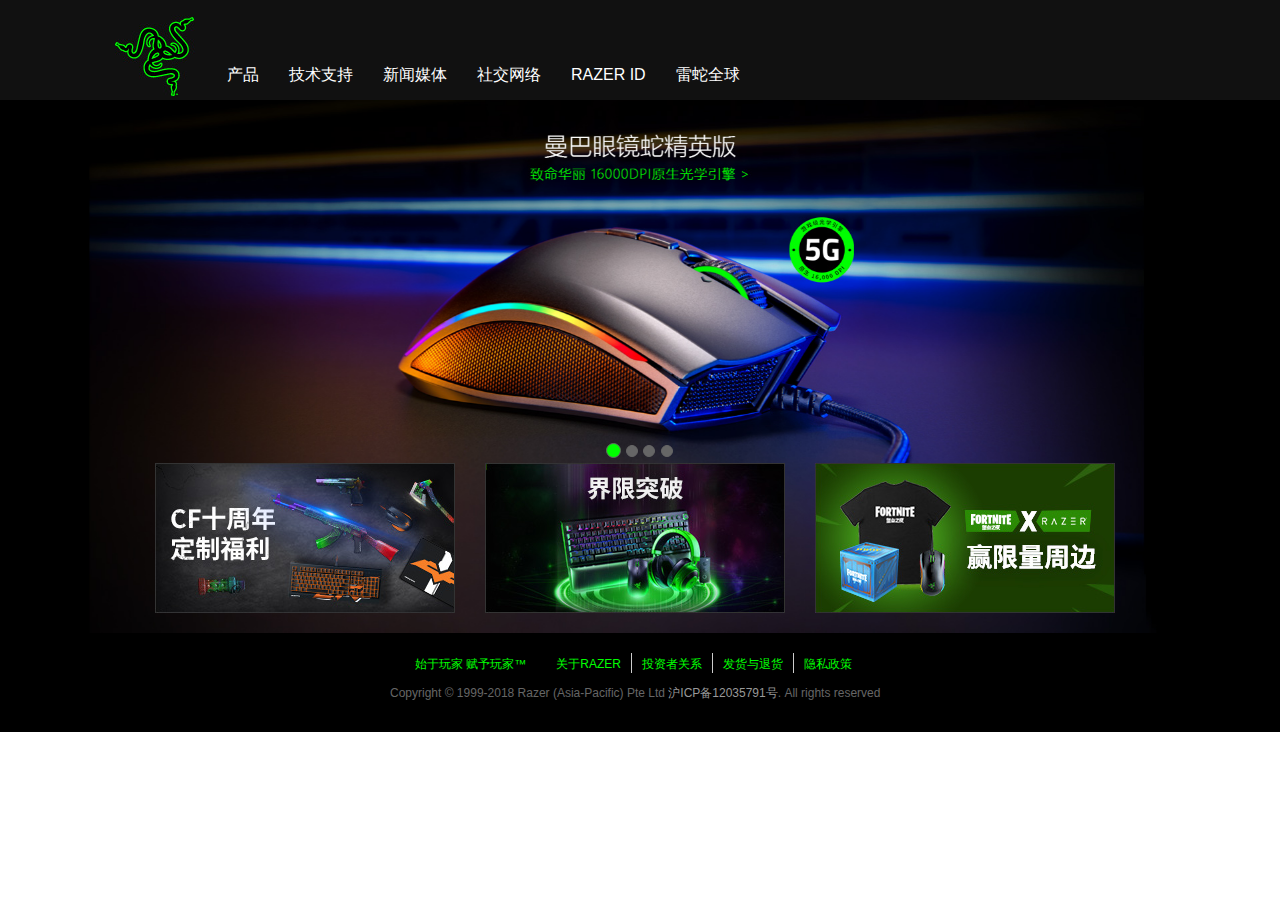
<file: index.html>
<!DOCTYPE html>
<html lang="en">
<head>
	<meta charset="UTF-8">
  <meta name="viewport" content="width=device-width, initial-scale=1">
	<title>Document</title>
	<link rel="stylesheet" href="bootstrap/css/bootstrap.min.css">
  <link rel="stylesheet" href="bootstrap/css/index.css">
	<link rel="stylesheet" href="bootstrap/css/cssreset.css">
	<script src="bootstrap/js/jquery-1.11.1.js"></script>
	<script src="bootstrap/js/bootstrap.min.js"></script>
	<script src="bootstrap/js/index.js"></script>
</head>
<body>
	

<nav class="navbar navbar-default g-nav navbar-fixed-top">
  <div class="container-fluid g-head">
    <div class="navbar-header head">
      <button type="button" class="navbar-toggle collapsed btn" data-toggle="collapse" data-target="#bs-example-navbar-collapse-1" aria-expanded="false">
        <span>X</span>
      </button>
      <a class="navbar-brand logo" href="index.html"><img src="imges/logo.jpg" alt=""></a>
    </div>

    <div class="collapse navbar-collapse g-menu" id="bs-example-navbar-collapse-1">
      <ul class="nav navbar-nav menu">
        <li class="dropdown">
          <a href="#" class="dropdown-toggle" data-toggle="dropdown" role="button" aria-haspopup="true" aria-expanded="false">产品
            <div class="trangle"></div>
          </a>
          <ul class="dropdown-menu g-twomenu">
            <li class="game">
              <a href="html/02cpu.html">游戏笔记本</a>
              <div class="g-threemenu dy">
                <ul>
                  <h4>笔记本电脑</h4>
                  <li><a href="html/04content.html">Razer Blade雷蛇灵刃15英寸</a></li>
                  <li><a href="#">Razer Core X雷蛇战核X</a></li>
                  <li><a href="#">Razer Project Linda</a></li>
                  <li><a href="#">Razer Core战核V2</a></li>
                  <li><a href="#">新款Razer Blade Pro灵刃专业版</a></li>
                  <li><a href="#">新款Razer Blade灵刃</a></li>
                  <li><a href="#">新款Razer Blade Stealth灵刃潜行版</a></li>
                  <li><a href="#">Razer Blade Stealth 灵刃潜行版</a></li>
                </ul>
              </div>
            </li>
            <li>
              <a href="#">游戏键盘</a>
              <div class="g-threemenu dy">
                <ul>
                  <h4>机械键盘</h4>
                  <li><a href="#">Razer BlackWindow Essential雷蛇黑寡妇蜘蛛标准版</a></li>
                  <li><a href="#">Razer BlackWindow Elite雷蛇黑寡妇蜘蛛精英版</a></li>
                  <li><a href="#">Razer Huntsman Elite雷蛇猎魂光蛛精英版</a></li>
                  <li><a href="#">Razer Huntsman 雷蛇猎魂光蛛</a></li>
                  <li><a href="#">Razer BlackWindow Ultimate黑寡妇蜘蛛终极版(防水防尘款)</a></li>
                  <li><a href="#">黑寡妇蜘蛛X幻彩耀金版</a></li>
                  <li><a href="#">Razer BlackWindow TE Chroma V2 黑寡妇蜘蛛竞技幻彩版 V2</a></li>
                  <li><a href="#">Razer BlackWindow Chroma V2黑寡妇蜘蛛幻彩版V2</a></li>
                  <li><a href="#">Razer BlackWindow X Tournament Edition 黑寡妇蜘蛛X竞技版</a></li>
                  <li><a href="#">Razer BlackWindow X 黑寡妇蜘蛛X</a></li>
                  <li><a href="#">Razer BlackWindow X Chroma 黑寡妇蜘蛛X标准版</a></li>
                  <li><a href="#">Razer BlackWindow X Tournament Edition 黑寡妇蜘蛛X精英版</a></li>
                </ul>
                <ul>
                  <h4>轻机械键盘</h4>
                  <li><a href="#">Razer Omata Chroma雨林狼蛛幻彩版</a></li>
                  <li><a href="#">Razer Omata 雨林狼蛛</a></li>
                </ul>
                <ul>
                  <h4>标准键盘</h4>
                  <li><a href="#">Razer Cynosa Chroma Pro萨诺狼蛛幻彩专业版</a></li>
                  <li><a href="#">Razer Cynosa Chroma 萨诺狼蛛幻彩版</a></li>
                  <li><a href="#">Razer Cynosa Pro雷蛇萨诺狼蛛专业版游戏键盘</a></li>
                  <li><a href="#">Razer Cynosa 雷蛇萨诺狼蛛游戏键盘</a></li>
                  <li><a href="#">Razer DeathStalket Essential噬魂金蝎</a></li>
                  <li><a href="#">Razer DeathStalket Essential噬魂金蝎标准版</a></li>
                  <li><a href="#">Razer DeathStalket Chroma噬魂金蝎幻彩版</a></li>
                </ul>
                <ul>
                  <h4>游戏专用键盘</h4>
                  <li><a href="#">Razer Tartarus V2塔洛斯魔蝎V2</a></li>
                </ul>
              </div>
            </li>
            <li>
              <a href="html/03mouse.html">游戏鼠标</a>
              <div class="g-threemenu dy">
                <ul>
                  <h4>无线</h4>
                  <li><a href="#">Razer Mamba Wireless曼巴眼镜蛇无线版</a></li>
                  <li><a href="#">Razer 雷蛇曼巴眼镜蛇超极版+雷蛇烈焰神虫超极版</a></li>
                </ul>
                <ul>
                  <h4>人体工程学</h4>
                  <li><a href="#">Razer Basilisk Essential雷蛇巴塞利斯蛇标准版</a></li>
                  <li><a href="#">Razer DealthAdder Essential White 雷蛇蝰蛇白色标准版</a></li>
                  <li><a href="#">Razer Mamba Elite曼巴眼镜蛇精英版</a></li>
                  <li><a href="#">Razer DeathAdder Essential雷蛇蝰蛇标准版游戏鼠标</a></li>
                  <li><a href="#">Razer Basilisk巴塞利斯蛇</a></li>
                  <li><a href="#">Razer DeathAadder Elite雷蛇蝰蛇精英版游戏鼠标</a></li>
                </ul>
                <ul>
                  <h4>双手通用</h4>
                  <li><a href="#">Razer Abyssus Essential雷蛇狂蛇</a></li>
                  <li><a href="#">Razer Lancehead锐蝮蛇</a></li>
                  <li><a href="#">Razer Lancehead Tournament Edition锐蝮蛇竞技版</a></li>
                </ul>
                <ul>
                  <h4>大型多人在线</h4>
                  <li><a href="#">Razer Naga Trinity那伽梵蛇进化版</a></li>
                </ul>
                <ul>
                  <h4>便携式</h4>
                  <li><a href="#">Razer Atheris刺鳞树蝰</a></li>
                </ul>
              </div>
            </li>
            <li>
              <a href="#">游戏鼠标垫</a>
              <div class="g-threemenu dy">
                <ul>
                  <h4>软垫</h4>
                  <li><a href="#">Razer Golisthus Extened Chroma 重装甲虫幻彩版加长款</a></li>
                  <li><a href="#">Razer Golisthus Chroma重装甲虫幻彩版</a></li>
                  <li><a href="#">Razer Sphex V2掘土黄蜂V2</a></li>
                  <li><a href="#">Razer Gigantus 巨甲虫</a></li>
                  <li><a href="#">Razer Gigantus重装巨甲虫</a></li>
                </ul>
                <ul>
                  <h4>硬垫</h4>
                  <li><a href="#">Razer Firefly Cloth Edition 烈焰神虫织物版</a></li>
                  <li><a href="#">Razer Firefly 烈焰神虫</a></li>
                </ul>
                <ul>
                  <h4>便携式</h4>
                  <li><a href="#">Razer Golisthus Mobile Stealth Edition重装甲虫移动潜行版</a></li>
                </ul>
                <ul>
                  <h4>双面</h4>
                  <li><a href="#">Razer Vespula V2黄斑胡峰V2</a></li>
                </ul>
              </div>
            </li>
            <li>
              <a href="#">游戏套装</a>
              <div class="g-threemenu dy">
                <ul>
                  <h4>游戏套装</h4>
                  <li><a href="#">Razer Quartz粉晶版</a></li>
                  <li><a href="#">Razer 酷黑特别版套装:黑寡妇蜘蛛X终极版+太攀皇蛇3500+北海巨妖7.1+重装甲虫移动版</a></li>
                  <li><a href="#">Razer 雷蛇狂蛇2000+重装甲虫速度版套装</a></li>
                  <li><a href="#">Razer 雷蛇狂蛇2000+重装甲虫控制版套装</a></li>
                  <li><a href="#">Razer《穿越火线》2015键鼠组合：黑寡妇蜘蛛竞技版+雷蛇蝰蛇1800</a></li>
                  <li><a href="#">Razer Turret堡垒神蛛</a></li>
                </ul>
              </div>      
            </li>
            <li>
              <a href="#">游戏软件</a>
              <div class="g-threemenu dy">
                <ul>
                  <h4>游戏软件</h4>
                  <li><a href="#">Razer Arena</a></li>
                  <li><a href="#">Razer Cortex雷游</a></li>
                  <li><a href="#">Razer Synapse雷云</a></li>
                  <li><a href="#">Razer Synapse3 雷云3</a></li>
                  <li><a href="#">Razer Surround雷音</a></li>
                </ul>
              </div>
            </li>
            <li>
              <a href="#">游戏周边</a>
              <div class="g-threemenu dy">
                <ul>
                  <h4>游戏广播 </h4>
                  <li><a href="#">Razer Ripsaw锯齿鲶</a></li>
                  <li><a href="#">Razer Stargazer 瞻星鱼</a></li>
                </ul>
                <ul>
                  <h4>游戏周边</h4>
                  <li><a href="#">Razer15.6" 内胆包</a></li>
                  <li><a href="#">Razer17.3" 内胆包</a></li>
                  <li><a href="#">Razer Blade Stealth灵刃潜行版专用内胆包</a></li>
                  <li><a href="#">Razer15.6"战术背包</a></li>
                  <li><a href="#">Razer13.3"游侠背包</a></li>
                  <li><a href="#">Razer15.6"游侠背包</a></li>
                  <li><a href="#">Razer17.3"游侠背包</a></li>
                  <li><a href="#">Razer战术专业背包</a></li>
                  <li><a href="#">Razer雇佣兵背包</a></li>
                  <li><a href="#">Razer多功能背包</a></li>
                  <li><a href="#">Razer键盘包</a></li>
                  <li><a href="#">Razer Pouch 鼠标包</a></li>
                </ul>
                <ul>
                  <h4>游戏附件</h4>
                  <li><a href="#">Razer USB Audio Enhancer 雷蛇音频增强器</a></li>
                  <li><a href="#">Razer Mouse Bungee V2雷蛇鼠标固线器</a></li>
                  <li><a href="#">Razer Keyboard Bag V2雷蛇键盘包V2</a></li>
                  <li><a href="#">Razer Kraken 北海巨妖专用猫耳配件</a></li>
                  <li><a href="#">Razer Base Station Chroma幻彩基座</a></li>
                  <li><a href="#">Razer Chroma Hardware Development Kit 幻彩硬件开发套件</a></li>
                  <li><a href="#">Razer Ergonomic Keyboard Rest人体工程学键盘腕托</a></li>
                  <li><a href="#">Razer Chroma Mug杯座</a></li>
                  <li><a href="#">Razer Mouse Bungee鼠标固线器</a></li>
                  <li><a href="#">Razer Armadillo2 犰狳2</a></li>
                </ul>
                <ul>
                  <h4>产品附件</h4>
                  <li><a href="#">Razer Laptop stand Chroma 幻彩笔记本支架</a></li>
                  <li><a href="#">Razer Atheris 刺鳞树蝰鼠标包</a></li>
                  <li><a href="#">Razer Ergonomic Mouse Rest人体工程学鼠标腕托</a></li>
                  <li><a href="#">Razer Mouse Pouch V2雷蛇鼠标包 V2</a></li>
                  <li><a href="#">Razer Cooling Gelinfused Cloth Ear Cushion Kit 雷蛇战戟鲨专用清凉布面凝胶替换耳垫套装</a></li>
                  <li><a href="#">Razer Power Bank 移动电源</a></li>
                  <li><a href="#">Razer AC Adapter 45W for Razer Blade Stealth</a></li>
                  <li><a href="#">Razer 150W Power Adapter</a></li>
                  <li><a href="#">Razer 165W Power Adapter165瓦电源适配器</a></li>
                </ul>
              </div>
            </li>
            <li>
              <a href="#">游戏音频</a>
              <div class="g-threemenu dy">
                <ul>
                  <h4>数字耳麦</h4>
                  <li><a href="#">Razer Nari Ultimate影鲛终极版</a></li>
                  <li><a href="#">Razer Nari 影鲛</a></li>
                  <li><a href="#">Razer Nari Essential 影鲛标准版</a></li>
                  <li><a href="#">Razer Kraken TE 雷蛇北海巨妖竞技版</a></li>
                  <li><a href="#">Razer Kraken 北海巨妖7.1V2</a></li>
                  <li><a href="#">Razer Kraken 北海巨妖USB</a></li>
                  <li><a href="#">Razer Electra 雷霆齿鲸V2USB</a></li>
                  <li><a href="#">Razer ManO' War战神7.1</a></li>
                  <li><a href="#">Razer ManO' War战神</a></li>
                </ul>
                <ul>
                  <h4>入耳式耳机</h4>
                  <li><a href="#">Razer Hammerhead战锤狂鲨BT</a></li>
                  <li><a href="#">Razer HammerheadiOS 战锤狂鲨iOS专用版</a></li>
                  <li><a href="#">Razer 战锤狂鲨 USB-C</a></li>
                  <li><a href="#">Razer Hammerhead Pro V2战锤狂鲨专业版</a></li>
                  <li><a href="#">Razer Hammerhead 战锤狂鲨V2</a></li>
                </ul>
                <ul>
                  <h4>直播设备</h4>
                   <li><a href="#">Razer Ifrit雷蛇火精灵</a></li>
                   <li><a href="#">Razer Serren Elite雷蛇魔音海妖精英版</a></li>
                   <li><a href="#">Razer Serren雷蛇魔音海妖X</a></li>
                   <li><a href="#">Razer Kiyo雷蛇清姬</a></li>
                </ul>
                <ul>
                  <h4>音箱</h4>
                  <li><a href="#">Razer Nommo Pro 雷蛇天狼星专业版</a></li>
                  <li><a href="#">Razer Nommo 雷蛇天狼星</a></li>
                  <li><a href="#">Razer Nommo Chroma雷蛇天狼星幻彩版</a></li>
                  <li><a href="#">Razer Leviathan Mini利维坦巨兽迷你</a></li>
                  <li><a href="#">Razer Leviathan利维坦巨兽</a></li>
                </ul>
                <ul>
                  <h4>模拟耳麦</h4>
                  <li><a href="#">Razer Kraken Pro V2北海巨妖专业版V2</a></li>
                  <li><a href="#">Razer Tiamat迪亚海魔7.1V2</a></li>
                  <li><a href="#">Razer Tiamat迪亚海魔2.2V2</a></li>
                </ul>
              </div>
            </li>
            <li>
              <a href="#">主机专用</a>
              <div class="g-threemenu dy">
                <ul>
                  <h4>游戏手柄</h4>
                  <li><a href="#">Razer Rajiu Ultimate雷蛇飓兽终极版</a></li>
                  <li><a href="#">Razer Rajiu Tournament Edition雷蛇飓兽竞技版</a></li>
                  <li><a href="#">Razer Wolveine Tournament Edition 雷蛇幻影战狼竞技版Xbox One游戏手柄</a></li>
                  <li><a href="#">Razer Wolveine Tournament Edition 雷蛇幻影战狼终极版Xbox One游戏手柄</a></li>
                  <li><a href="#">Razer Panthera 潘德拉猎豹PlayStation4街机摇杆</a></li>
                  <li><a href="#">Razer Rajiu 飓兽PlayStation4街机摇杆</a></li>
                  <li><a href="#">Razer Atrox Arcade Stick 悍猛狂狮Xbox One街机摇杆</a></li>
                </ul>
                <ul>
                  <h4>游戏耳麦</h4>
                  <li><a href="#">Razer Thresher for PS4 雷蛇PS4专用战戟鲨</a></li>
                  <li><a href="#">Razer Thresher 7.1战戟鲨PlayStation4无线耳麦</a></li>
                  <li><a href="#">Razer Thersher战戟鲨Xbox One无线耳麦</a></li>
                  <li><a href="#">Razer Thersher Tournament Edition战戟鲨竞技版 有线耳麦</a></li>
                  <li><a href="#">Razer Thersher Ultimate 战戟鲨终极版PlayStation4无线耳麦</a></li>
                  <li><a href="#">Razer Thersher Ultinament战戟鲨终极版Xbox One无线耳麦</a></li>
                </ul>
              </div>
            </li>
            <li>
              <a href="#">授权产品</a>
              <div class="g-threemenu dy">
                <ul>
                  <h4>授权产品</h4>
                  <li><a href="#">SKT T1定制版</a></li>
                  <li><a href="#">Destiny 2 命运2</a></li>
                  <li><a href="#">LGD战队</a></li>
                  <li><a href="#">Overwatch D.Va</a></li>
                  <li><a href="#">Overwatch 守望先锋</a></li>
                  <li><a href="#">QQ5S 炫舞时代</a></li>
                  <li><a href="#">QQDancer QQ炫舞</a></li>
                  <li><a href="#">We Fire全民突击</a></li>
                  <li><a href="#">NZ 逆战</a></li>
                  <li><a href="#">Xiantu2 仙途2</a></li>
                  <li><a href="#">World of Tanks 坦克世界</a></li>
                  <li><a href="#">DNF 地下城与勇士</a></li>
                  <li><a href="#">CrossFire 穿越火线</a></li>
                </ul>
              </div>
            </li>
          </ul>
        </li>
        <li class="dropdown">
          <a href="#" class="dropdown-toggle" data-toggle="dropdown" role="button" aria-haspopup="true" aria-expanded="false">技术支持
          <div class="trangle"></div>
          </a>
          <ul class="dropdown-menu g-twomenu">
            <li><a href="html/06login.html">产品注册</a></li>
            <li><a href="#">知识库和常见问题</a></li>
            <li><a href="#">产品手册及驱动下载</a></li>
            <li><a href="#">质宝条款</a></li>
            <li><a href="#">技术支持与售后服务</a></li>
          </ul>
        </li>
        <li class="dropdown">
            <a href="#" class="dropdown-toggle" data-toggle="dropdown" role="button" aria-haspopup="true" aria-expanded="false">新闻媒体
            <div class="trangle"></div>
            </a>
            <ul class="dropdown-menu g-twomenu">
              <li><a href="#">媒体报道</a></li>
              <li><a href="#">官方公告</a></li>
            </ul>
        </li>
        <li><a href="#">社交网络<div class="trangle"></div></a></li>
        <li><a href="html/06login.html">RAZER ID<div class="trangle"></div></a></li>
        <li class="dropdown">
            <a href="#" class="dropdown-toggle" data-toggle="dropdown" role="button" aria-haspopup="true" aria-expanded="false">雷蛇全球
            <div class="trangle"></div>
            </a>
            <ul class="dropdown-menu g-twomenu">
              <li><a href="#">北美洲</a></li>
              <li><a href="#">美国和加拿大</a></li>
              <li><a href="#">澳大利亚</a></li>
              <li><a href="#">中国</a></li>
              <li><a href="#">中国香港</a></li>
              <li><a href="#">中国台湾</a></li>
              <li><a href="#">日本</a></li>
              <li><a href="#">韩国</a></li>
              <li><a href="#">英国</a></li>
              <li><a href="#">法国</a></li>
              <li><a href="#">德国</a></li>
              <li><a href="#">意大利</a></li>
              <li><a href="#">西班牙</a></li>
              <li><a href="#">欧洲</a></li>
              <li><a href="#">俄罗斯</a></li>
              <li><a href="#">亚太地区</a></li>
            </ul>
        </li>
      </ul>
    </div>
  </div>
</nav>


<nav class="navbar navbar-default a-nav navbar-fixed-top">
  <div class="container-fluid a-head">
    <div class="navbar-header head">
      <button type="button" class="navbar-toggle collapsed btn" data-toggle="collapse" data-target="#bs-example-navbar-collapse-2" aria-expanded="false">
        <span>X</span>
      </button>
      <a class="navbar-brand logo" href="index.html"><img src="imges/logo.jpg" alt=""></a>
    </div>

    <div class="collapse navbar-collapse a-menu" id="bs-example-navbar-collapse-2">
      <ul class="nav navbar-nav menu">
        <li class="dropdown">
          <a href="#" class="dropdown-toggle" data-toggle="dropdown" role="button" aria-haspopup="true" aria-expanded="false">产品
            <div class="trangle"></div>
          </a>
          <ul class="dropdown-menu a-twomenu">
            <li class="game">
              <a href="html/02cpu.html">游戏笔记本</a>
            </li>
            <li>
              <a href="#">游戏键盘</a>
            </li>
            <li>
              <a href="html/03mouse.html">游戏鼠标</a>
            </li>
            <li>
              <a href="#">游戏鼠标垫</a>
            </li>
            <li>
              <a href="#">游戏套装</a>     
            </li>
            <li>
              <a href="#">游戏软件</a>
            </li>
            <li>
              <a href="#">游戏周边</a>
            </li>
            <li>
              <a href="#">游戏音频</a>
            </li>
            <li>
              <a href="#">主机专用</a>
            </li>
            <li>
              <a href="#">授权产品</a>
            </li>
          </ul>
        </li>
        <li class="dropdown">
          <a href="#" class="dropdown-toggle" data-toggle="dropdown" role="button" aria-haspopup="true" aria-expanded="false">技术支持
          <div class="trangle"></div>
          </a>
          <ul class="dropdown-menu a-twomenu">
            <li><a href="html/06login.html">产品注册</a></li>
            <li><a href="#">知识库和常见问题</a></li>
            <li><a href="#">产品手册及驱动下载</a></li>
            <li><a href="#">质宝条款</a></li>
            <li><a href="#">技术支持与售后服务</a></li>
          </ul>
        </li>
        <li class="dropdown">
            <a href="#" class="dropdown-toggle" data-toggle="dropdown" role="button" aria-haspopup="true" aria-expanded="false">新闻媒体
            <div class="trangle"></div>
            </a>
            <ul class="dropdown-menu a-twomenu">
              <li><a href="#">媒体报道</a></li>
              <li><a href="#">官方公告</a></li>
            </ul>
        </li>
        <li><a href="#">社交网络<div class="trangle"></div></a></li>
        <li><a href="html/06login.html">RAZER ID<div class="trangle"></div></a></li>
        <li class="dropdown">
            <a href="#" class="dropdown-toggle" data-toggle="dropdown" role="button" aria-haspopup="true" aria-expanded="false">雷蛇全球
            <div class="trangle"></div>
            </a>
            <ul class="dropdown-menu a-twomenu">
              <li><a href="#">北美洲</a></li>
              <li><a href="#">美国和加拿大</a></li>
              <li><a href="#">澳大利亚</a></li>
              <li><a href="#">中国</a></li>
              <li><a href="#">中国香港</a></li>
              <li><a href="#">中国台湾</a></li>
              <li><a href="#">日本</a></li>
              <li><a href="#">韩国</a></li>
              <li><a href="#">英国</a></li>
              <li><a href="#">法国</a></li>
              <li><a href="#">德国</a></li>
              <li><a href="#">意大利</a></li>
              <li><a href="#">西班牙</a></li>
              <li><a href="#">欧洲</a></li>
              <li><a href="#">俄罗斯</a></li>
              <li><a href="#">亚太地区</a></li>
            </ul>
        </li>
      </ul>
    </div>
  </div>
</nav>


<div id="carousel-example-generic" class="carousel slide banner" data-ride="carousel">
  <ol class="carousel-indicators">
    <li data-target="#carousel-example-generic" data-slide-to="0" class="active"></li>
    <li data-target="#carousel-example-generic" data-slide-to="1"></li>
    <li data-target="#carousel-example-generic" data-slide-to="2"></li>
    <li data-target="#carousel-example-generic" data-slide-to="3"></li>
  </ol>

  <div class="carousel-inner" role="listbox">
    <div class="item active">
      <a href="#"><img src="imges/banner01.jpg" alt=""></a>
    </div>
    <div class="item">
      <a href="#"><img src="imges/banner02.jpg" alt=""></a>
    </div>
    <div class="item">
      <a href="#"><img src="imges/banner03.jpg" alt=""></a>
    </div>
    <div class="item">
      <a href="#"><img src="imges/banner04.jpg" alt=""></a>
    </div>
  </div>

  <div class="row pic">
    <div class="col-xs-12 col-md-4 col-sm-4">
      <a href="#" class="thumbnail">
        <img src="imges/cf.jpg" alt="">
      </a>
    </div>
    <div class="col-xs-12 col-md-4 col-sm-4">
      <a href="#" class="thumbnail">
        <img src="imges/cap.jpg" alt="">
      </a>
    </div>
    <div class="col-xs-12 col-md-4 col-sm-4">
      <a href="#" class="thumbnail">
        <img src="imges/cn-touts-2018-fn.jpg" alt="">
      </a>
    </div>
  </div>
</div>

<footer>
  <div class="footer">
      <div class="one">
        <ul>
          <div>始于玩家 赋予玩家™</div>
          <li><a href="#">关于RAZER</a></li>
          <li><a href="#">投资者关系</a></li>
          <li><a href="#">发货与退货</a></li>
          <li><a href="#">隐私政策</a></li>
        </ul>
      </div>
      <div class="two">
        <p>Copyright © 1999-2018 Razer (Asia-Pacific) Pte Ltd <a href="#">沪ICP备12035791号</a>. All rights reserved</p>
      </div>
  </div>
</footer>

</body>
</html>
</file>
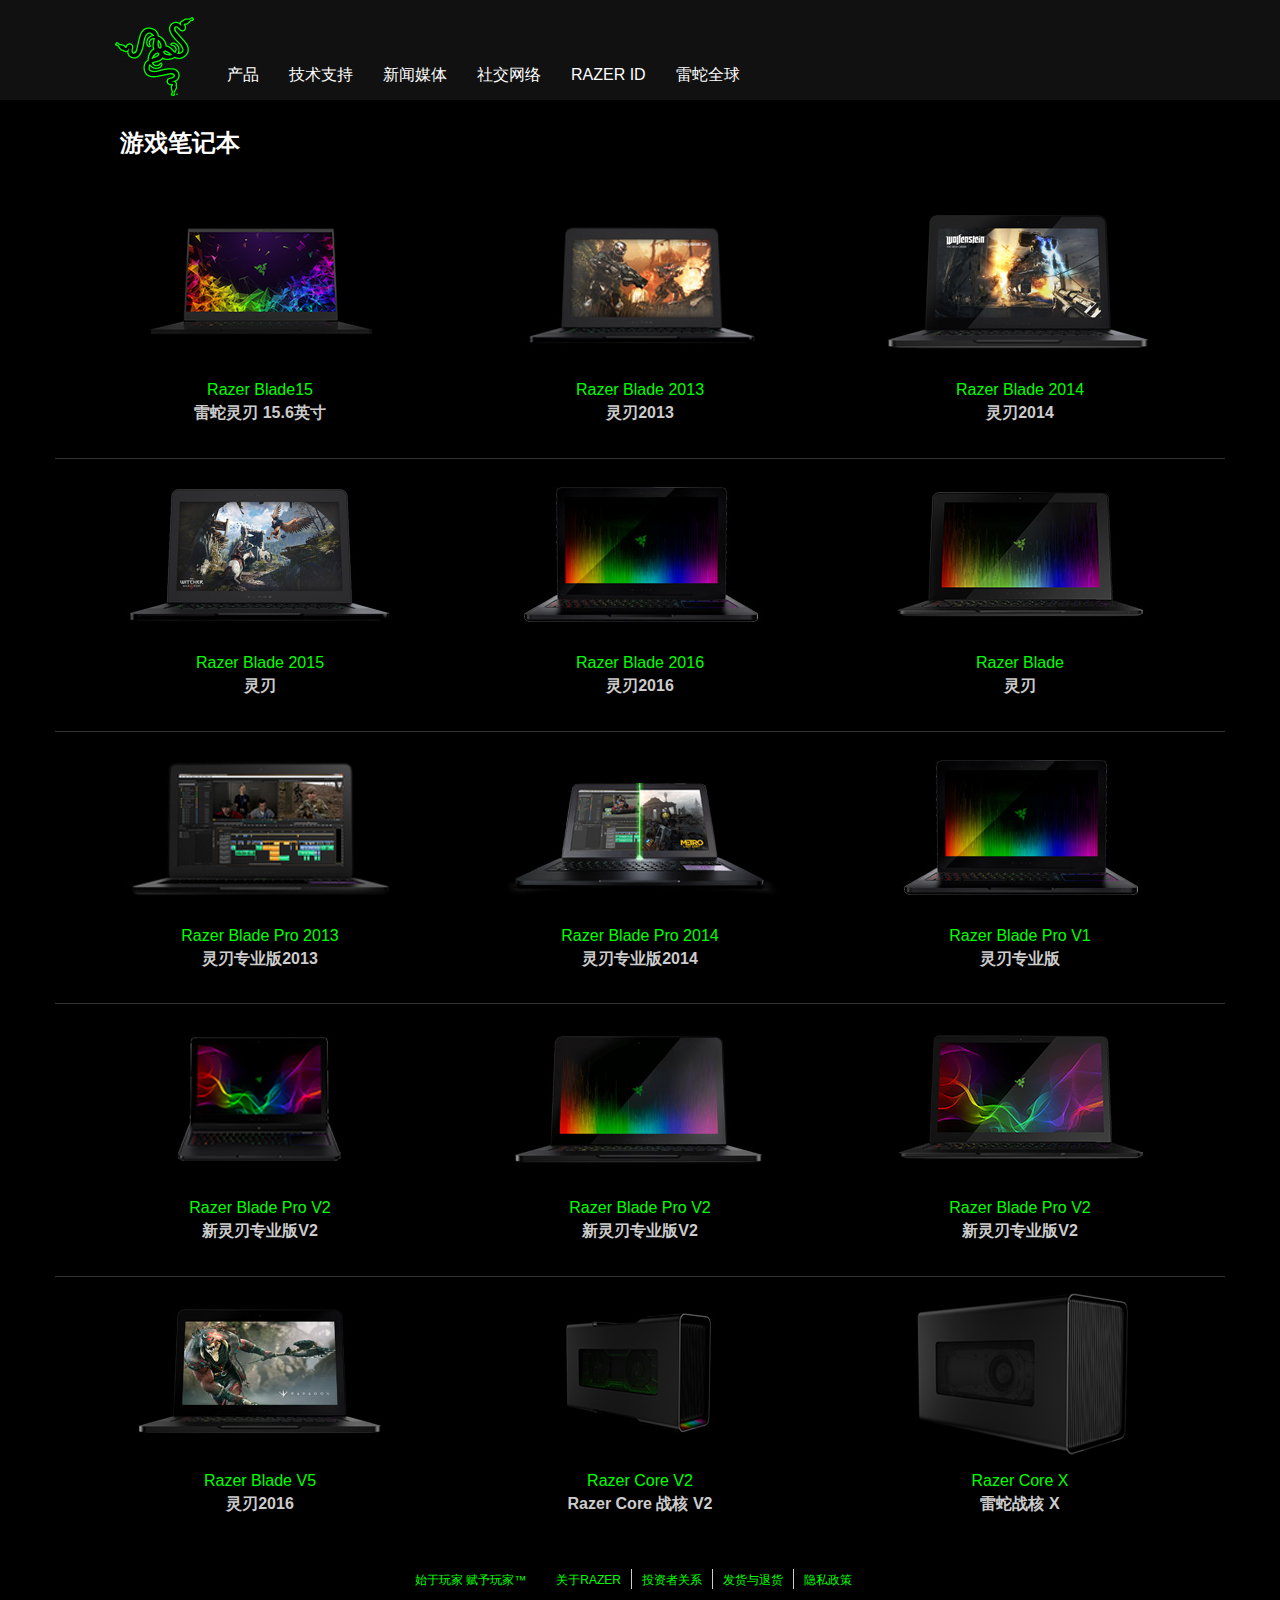
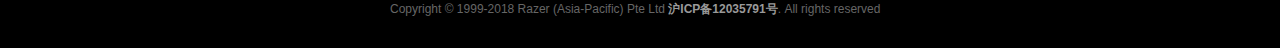
<file: html/02cpu.html>
<!DOCTYPE html>
<html lang="en">
<head>
	<meta charset="UTF-8">
	<title>Document</title>
	<link rel="stylesheet" href="../bootstrap/css/bootstrap.css">
	<link rel="stylesheet" href="../bootstrap/css/02cpu.css">
	<link rel="stylesheet" href="../bootstrap/css/cssreset.css">
	<script src="../bootstrap/js/jquery-1.11.1.js"></script>
	<script src="../bootstrap/js/bootstrap.js"></script>
	<script src="../bootstrap/js/02cpu.js"></script>
</head>
<body>
	
<nav class="navbar navbar-default g-nav navbar-fixed-top">
	<div class="container-fluid g-head">
	    <div class="navbar-header head">
	      <button type="button" class="navbar-toggle collapsed btn" data-toggle="collapse" data-target="#bs-example-navbar-collapse-1" aria-expanded="false">
	        <span>X</span>
	      </button>
	      <a class="navbar-brand logo" href="../index.html"><img src="../imges/logo.jpg" alt=""></a>
	    </div>

	    <div class="collapse navbar-collapse g-menu" id="bs-example-navbar-collapse-1">
	      	<ul class="nav navbar-nav menu">
	        	<li class="dropdown">
	          		<a href="#" class="dropdown-toggle" data-toggle="dropdown" role="button" aria-haspopup="true" aria-expanded="false">产品
	            	<div class="trangle"></div>
	          		</a>
	          		<ul class="dropdown-menu g-twomenu">
	            <li class="game">
	              <a href="02cpu.html">游戏笔记本</a>
	              <div class="g-threemenu dy">
	                <ul>
	                  <h4>笔记本电脑</h4>
	                  <li><a href="04content.html">Razer Blade雷蛇灵刃15英寸</a></li>
	                  <li><a href="#">Razer Core X雷蛇战核X</a></li>
	                  <li><a href="#">Razer Project Linda</a></li>
	                  <li><a href="#">Razer Core战核V2</a></li>
	                  <li><a href="#">新款Razer Blade Pro灵刃专业版</a></li>
	                  <li><a href="#">新款Razer Blade灵刃</a></li>
	                  <li><a href="#">新款Razer Blade Stealth灵刃潜行版</a></li>
	                  <li><a href="#">Razer Blade Stealth 灵刃潜行版</a></li>
	                </ul>
	              </div>
	            </li>
	            <li>
	              <a href="#">游戏键盘</a>
	              <div class="g-threemenu dy">
	                <ul>
	                  <h4>机械键盘</h4>
	                  <li><a href="#">Razer BlackWindow Essential雷蛇黑寡妇蜘蛛标准版</a></li>
	                  <li><a href="#">Razer BlackWindow Elite雷蛇黑寡妇蜘蛛精英版</a></li>
	                  <li><a href="#">Razer Huntsman Elite雷蛇猎魂光蛛精英版</a></li>
	                  <li><a href="#">Razer Huntsman 雷蛇猎魂光蛛</a></li>
	                  <li><a href="#">Razer BlackWindow Ultimate黑寡妇蜘蛛终极版(防水防尘款)</a></li>
	                  <li><a href="#">黑寡妇蜘蛛X幻彩耀金版</a></li>
	                  <li><a href="#">Razer BlackWindow TE Chroma V2 黑寡妇蜘蛛竞技幻彩版 V2</a></li>
	                  <li><a href="#">Razer BlackWindow Chroma V2黑寡妇蜘蛛幻彩版V2</a></li>
	                  <li><a href="#">Razer BlackWindow X Tournament Edition 黑寡妇蜘蛛X竞技版</a></li>
	                  <li><a href="#">Razer BlackWindow X 黑寡妇蜘蛛X</a></li>
	                  <li><a href="#">Razer BlackWindow X Chroma 黑寡妇蜘蛛X标准版</a></li>
	                  <li><a href="#">Razer BlackWindow X Tournament Edition 黑寡妇蜘蛛X精英版</a></li>
	                </ul>
	                <ul>
	                  <h4>轻机械键盘</h4>
	                  <li><a href="#">Razer Omata Chroma雨林狼蛛幻彩版</a></li>
	                  <li><a href="#">Razer Omata 雨林狼蛛</a></li>
	                </ul>
	                <ul>
	                  <h4>标准键盘</h4>
	                  <li><a href="#">Razer Cynosa Chroma Pro萨诺狼蛛幻彩专业版</a></li>
	                  <li><a href="#">Razer Cynosa Chroma 萨诺狼蛛幻彩版</a></li>
	                  <li><a href="#">Razer Cynosa Pro雷蛇萨诺狼蛛专业版游戏键盘</a></li>
	                  <li><a href="#">Razer Cynosa 雷蛇萨诺狼蛛游戏键盘</a></li>
	                  <li><a href="#">Razer DeathStalket Essential噬魂金蝎</a></li>
	                  <li><a href="#">Razer DeathStalket Essential噬魂金蝎标准版</a></li>
	                  <li><a href="#">Razer DeathStalket Chroma噬魂金蝎幻彩版</a></li>
	                </ul>
	                <ul>
	                  <h4>游戏专用键盘</h4>
	                  <li><a href="#">Razer Tartarus V2塔洛斯魔蝎V2</a></li>
	                </ul>
	              </div>
	            </li>
	            <li>
	              <a href="03mouse.html">游戏鼠标</a>
	              <div class="g-threemenu dy">
	                <ul>
	                  <h4>无线</h4>
	                  <li><a href="#">Razer Mamba Wireless曼巴眼镜蛇无线版</a></li>
	                  <li><a href="#">Razer 雷蛇曼巴眼镜蛇超极版+雷蛇烈焰神虫超极版</a></li>
	                </ul>
	                <ul>
	                  <h4>人体工程学</h4>
	                  <li><a href="#">Razer Basilisk Essential雷蛇巴塞利斯蛇标准版</a></li>
	                  <li><a href="#">Razer DealthAdder Essential White 雷蛇蝰蛇白色标准版</a></li>
	                  <li><a href="#">Razer Mamba Elite曼巴眼镜蛇精英版</a></li>
	                  <li><a href="#">Razer DeathAdder Essential雷蛇蝰蛇标准版游戏鼠标</a></li>
	                  <li><a href="#">Razer Basilisk巴塞利斯蛇</a></li>
	                  <li><a href="#">Razer DeathAadder Elite雷蛇蝰蛇精英版游戏鼠标</a></li>
	                </ul>
	                <ul>
	                  <h4>双手通用</h4>
	                  <li><a href="#">Razer Abyssus Essential雷蛇狂蛇</a></li>
	                  <li><a href="#">Razer Lancehead锐蝮蛇</a></li>
	                  <li><a href="#">Razer Lancehead Tournament Edition锐蝮蛇竞技版</a></li>
	                </ul>
	                <ul>
	                  <h4>大型多人在线</h4>
	                  <li><a href="#">Razer Naga Trinity那伽梵蛇进化版</a></li>
	                </ul>
	                <ul>
	                  <h4>便携式</h4>
	                  <li><a href="#">Razer Atheris刺鳞树蝰</a></li>
	                </ul>
	              </div>
	            </li>
	            <li>
	              <a href="#">游戏鼠标垫</a>
	              <div class="g-threemenu dy">
	                <ul>
	                  <h4>软垫</h4>
	                  <li><a href="#">Razer Golisthus Extened Chroma 重装甲虫幻彩版加长款</a></li>
	                  <li><a href="#">Razer Golisthus Chroma重装甲虫幻彩版</a></li>
	                  <li><a href="#">Razer Sphex V2掘土黄蜂V2</a></li>
	                  <li><a href="#">Razer Gigantus 巨甲虫</a></li>
	                  <li><a href="#">Razer Gigantus重装巨甲虫</a></li>
	                </ul>
	                <ul>
	                  <h4>硬垫</h4>
	                  <li><a href="#">Razer Firefly Cloth Edition 烈焰神虫织物版</a></li>
	                  <li><a href="#">Razer Firefly 烈焰神虫</a></li>
	                </ul>
	                <ul>
	                  <h4>便携式</h4>
	                  <li><a href="#">Razer Golisthus Mobile Stealth Edition重装甲虫移动潜行版</a></li>
	                </ul>
	                <ul>
	                  <h4>双面</h4>
	                  <li><a href="#">Razer Vespula V2黄斑胡峰V2</a></li>
	                </ul>
	              </div>
	            </li>
	            <li>
	              <a href="#">游戏套装</a>
	              <div class="g-threemenu dy">
	                <ul>
	                  <h4>游戏套装</h4>
	                  <li><a href="#">Razer Quartz粉晶版</a></li>
	                  <li><a href="#">Razer 酷黑特别版套装:黑寡妇蜘蛛X终极版+太攀皇蛇3500+北海巨妖7.1+重装甲虫移动版</a></li>
	                  <li><a href="#">Razer 雷蛇狂蛇2000+重装甲虫速度版套装</a></li>
	                  <li><a href="#">Razer 雷蛇狂蛇2000+重装甲虫控制版套装</a></li>
	                  <li><a href="#">Razer《穿越火线》2015键鼠组合：黑寡妇蜘蛛竞技版+雷蛇蝰蛇1800</a></li>
	                  <li><a href="#">Razer Turret堡垒神蛛</a></li>
	                </ul>
	              </div>      
	            </li>
	            <li>
	              <a href="#">游戏软件</a>
	              <div class="g-threemenu dy">
	                <ul>
	                  <h4>游戏软件</h4>
	                  <li><a href="#">Razer Arena</a></li>
	                  <li><a href="#">Razer Cortex雷游</a></li>
	                  <li><a href="#">Razer Synapse雷云</a></li>
	                  <li><a href="#">Razer Synapse3 雷云3</a></li>
	                  <li><a href="#">Razer Surround雷音</a></li>
	                </ul>
	              </div>
	            </li>
	            <li>
	              <a href="#">游戏周边</a>
	              <div class="g-threemenu dy">
	                <ul>
	                  <h4>游戏广播 </h4>
	                  <li><a href="#">Razer Ripsaw锯齿鲶</a></li>
	                  <li><a href="#">Razer Stargazer 瞻星鱼</a></li>
	                </ul>
	                <ul>
	                  <h4>游戏周边</h4>
	                  <li><a href="#">Razer15.6" 内胆包</a></li>
	                  <li><a href="#">Razer17.3" 内胆包</a></li>
	                  <li><a href="#">Razer Blade Stealth灵刃潜行版专用内胆包</a></li>
	                  <li><a href="#">Razer15.6"战术背包</a></li>
	                  <li><a href="#">Razer13.3"游侠背包</a></li>
	                  <li><a href="#">Razer15.6"游侠背包</a></li>
	                  <li><a href="#">Razer17.3"游侠背包</a></li>
	                  <li><a href="#">Razer战术专业背包</a></li>
	                  <li><a href="#">Razer雇佣兵背包</a></li>
	                  <li><a href="#">Razer多功能背包</a></li>
	                  <li><a href="#">Razer键盘包</a></li>
	                  <li><a href="#">Razer Pouch 鼠标包</a></li>
	                </ul>
	                <ul>
	                  <h4>游戏附件</h4>
	                  <li><a href="#">Razer USB Audio Enhancer 雷蛇音频增强器</a></li>
	                  <li><a href="#">Razer Mouse Bungee V2雷蛇鼠标固线器</a></li>
	                  <li><a href="#">Razer Keyboard Bag V2雷蛇键盘包V2</a></li>
	                  <li><a href="#">Razer Kraken 北海巨妖专用猫耳配件</a></li>
	                  <li><a href="#">Razer Base Station Chroma幻彩基座</a></li>
	                  <li><a href="#">Razer Chroma Hardware Development Kit 幻彩硬件开发套件</a></li>
	                  <li><a href="#">Razer Ergonomic Keyboard Rest人体工程学键盘腕托</a></li>
	                  <li><a href="#">Razer Chroma Mug杯座</a></li>
	                  <li><a href="#">Razer Mouse Bungee鼠标固线器</a></li>
	                  <li><a href="#">Razer Armadillo2 犰狳2</a></li>
	                </ul>
	                <ul>
	                  <h4>产品附件</h4>
	                  <li><a href="#">Razer Laptop stand Chroma 幻彩笔记本支架</a></li>
	                  <li><a href="#">Razer Atheris 刺鳞树蝰鼠标包</a></li>
	                  <li><a href="#">Razer Ergonomic Mouse Rest人体工程学鼠标腕托</a></li>
	                  <li><a href="#">Razer Mouse Pouch V2雷蛇鼠标包 V2</a></li>
	                  <li><a href="#">Razer Cooling Gelinfused Cloth Ear Cushion Kit 雷蛇战戟鲨专用清凉布面凝胶替换耳垫套装</a></li>
	                  <li><a href="#">Razer Power Bank 移动电源</a></li>
	                  <li><a href="#">Razer AC Adapter 45W for Razer Blade Stealth</a></li>
	                  <li><a href="#">Razer 150W Power Adapter</a></li>
	                  <li><a href="#">Razer 165W Power Adapter165瓦电源适配器</a></li>
	                </ul>
	              </div>
	            </li>
	            <li>
	              <a href="#">游戏音频</a>
	              <div class="g-threemenu dy">
	                <ul>
	                  <h4>数字耳麦</h4>
	                  <li><a href="#">Razer Nari Ultimate影鲛终极版</a></li>
	                  <li><a href="#">Razer Nari 影鲛</a></li>
	                  <li><a href="#">Razer Nari Essential 影鲛标准版</a></li>
	                  <li><a href="#">Razer Kraken TE 雷蛇北海巨妖竞技版</a></li>
	                  <li><a href="#">Razer Kraken 北海巨妖7.1V2</a></li>
	                  <li><a href="#">Razer Kraken 北海巨妖USB</a></li>
	                  <li><a href="#">Razer Electra 雷霆齿鲸V2USB</a></li>
	                  <li><a href="#">Razer ManO' War战神7.1</a></li>
	                  <li><a href="#">Razer ManO' War战神</a></li>
	                </ul>
	                <ul>
	                  <h4>入耳式耳机</h4>
	                  <li><a href="#">Razer Hammerhead战锤狂鲨BT</a></li>
	                  <li><a href="#">Razer HammerheadiOS 战锤狂鲨iOS专用版</a></li>
	                  <li><a href="#">Razer 战锤狂鲨 USB-C</a></li>
	                  <li><a href="#">Razer Hammerhead Pro V2战锤狂鲨专业版</a></li>
	                  <li><a href="#">Razer Hammerhead 战锤狂鲨V2</a></li>
	                </ul>
	                <ul>
	                  <h4>直播设备</h4>
	                   <li><a href="#">Razer Ifrit雷蛇火精灵</a></li>
	                   <li><a href="#">Razer Serren Elite雷蛇魔音海妖精英版</a></li>
	                   <li><a href="#">Razer Serren雷蛇魔音海妖X</a></li>
	                   <li><a href="#">Razer Kiyo雷蛇清姬</a></li>
	                </ul>
	                <ul>
	                  <h4>音箱</h4>
	                  <li><a href="#">Razer Nommo Pro 雷蛇天狼星专业版</a></li>
	                  <li><a href="#">Razer Nommo 雷蛇天狼星</a></li>
	                  <li><a href="#">Razer Nommo Chroma雷蛇天狼星幻彩版</a></li>
	                  <li><a href="#">Razer Leviathan Mini利维坦巨兽迷你</a></li>
	                  <li><a href="#">Razer Leviathan利维坦巨兽</a></li>
	                </ul>
	                <ul>
	                  <h4>模拟耳麦</h4>
	                  <li><a href="#">Razer Kraken Pro V2北海巨妖专业版V2</a></li>
	                  <li><a href="#">Razer Tiamat迪亚海魔7.1V2</a></li>
	                  <li><a href="#">Razer Tiamat迪亚海魔2.2V2</a></li>
	                </ul>
	              </div>
	            </li>
	            <li>
	              <a href="#">主机专用</a>
	              <div class="g-threemenu dy">
	                <ul>
	                  <h4>游戏手柄</h4>
	                  <li><a href="#">Razer Rajiu Ultimate雷蛇飓兽终极版</a></li>
	                  <li><a href="#">Razer Rajiu Tournament Edition雷蛇飓兽竞技版</a></li>
	                  <li><a href="#">Razer Wolveine Tournament Edition 雷蛇幻影战狼竞技版Xbox One游戏手柄</a></li>
	                  <li><a href="#">Razer Wolveine Tournament Edition 雷蛇幻影战狼终极版Xbox One游戏手柄</a></li>
	                  <li><a href="#">Razer Panthera 潘德拉猎豹PlayStation4街机摇杆</a></li>
	                  <li><a href="#">Razer Rajiu 飓兽PlayStation4街机摇杆</a></li>
	                  <li><a href="#">Razer Atrox Arcade Stick 悍猛狂狮Xbox One街机摇杆</a></li>
	                </ul>
	                <ul>
	                  <h4>游戏耳麦</h4>
	                  <li><a href="#">Razer Thresher for PS4 雷蛇PS4专用战戟鲨</a></li>
	                  <li><a href="#">Razer Thresher 7.1战戟鲨PlayStation4无线耳麦</a></li>
	                  <li><a href="#">Razer Thersher战戟鲨Xbox One无线耳麦</a></li>
	                  <li><a href="#">Razer Thersher Tournament Edition战戟鲨竞技版 有线耳麦</a></li>
	                  <li><a href="#">Razer Thersher Ultimate 战戟鲨终极版PlayStation4无线耳麦</a></li>
	                  <li><a href="#">Razer Thersher Ultinament战戟鲨终极版Xbox One无线耳麦</a></li>
	                </ul>
	              </div>
	            </li>
	            <li>
	              <a href="#">授权产品</a>
	              <div class="g-threemenu dy">
	                <ul>
	                  <h4>授权产品</h4>
	                  <li><a href="#">SKT T1定制版</a></li>
	                  <li><a href="#">Destiny 2 命运2</a></li>
	                  <li><a href="#">LGD战队</a></li>
	                  <li><a href="#">Overwatch D.Va</a></li>
	                  <li><a href="#">Overwatch 守望先锋</a></li>
	                  <li><a href="#">QQ5S 炫舞时代</a></li>
	                  <li><a href="#">QQDancer QQ炫舞</a></li>
	                  <li><a href="#">We Fire全民突击</a></li>
	                  <li><a href="#">NZ 逆战</a></li>
	                  <li><a href="#">Xiantu2 仙途2</a></li>
	                  <li><a href="#">World of Tanks 坦克世界</a></li>
	                  <li><a href="#">DNF 地下城与勇士</a></li>
	                  <li><a href="#">CrossFire 穿越火线</a></li>
	                </ul>
	              </div>
	            </li>
	          </ul>
	        </li>
	        <li class="dropdown">
	          <a href="#" class="dropdown-toggle" data-toggle="dropdown" role="button" aria-haspopup="true" aria-expanded="false">技术支持
	          <div class="trangle"></div>
	          </a>
	          <ul class="dropdown-menu g-twomenu">
	            <li><a href="#">产品注册</a></li>
	            <li><a href="#">知识库和常见问题</a></li>
	            <li><a href="#">产品手册及驱动下载</a></li>
	            <li><a href="#">质宝条款</a></li>
	            <li><a href="#">技术支持与售后服务</a></li>
	          </ul>
	        </li>
	        <li class="dropdown">
	            <a href="#" class="dropdown-toggle" data-toggle="dropdown" role="button" aria-haspopup="true" aria-expanded="false">新闻媒体
	            <div class="trangle"></div>
	            </a>
	            <ul class="dropdown-menu g-twomenu">
	              <li><a href="#">媒体报道</a></li>
	              <li><a href="#">官方公告</a></li>
	            </ul>
	        </li>
	        <li><a href="#">社交网络<div class="trangle"></div></a></li>
	        <li><a href="06login.html">RAZER ID<div class="trangle"></div></a></li>
	        <li class="dropdown">
	            <a href="#" class="dropdown-toggle" data-toggle="dropdown" role="button" aria-haspopup="true" aria-expanded="false">雷蛇全球
	            <div class="trangle"></div>
	            </a>
	            <ul class="dropdown-menu g-twomenu">
	              <li><a href="#">北美洲</a></li>
	              <li><a href="#">美国和加拿大</a></li>
	              <li><a href="#">澳大利亚</a></li>
	              <li><a href="#">中国</a></li>
	              <li><a href="#">中国香港</a></li>
	              <li><a href="#">中国台湾</a></li>
	              <li><a href="#">日本</a></li>
	              <li><a href="#">韩国</a></li>
	              <li><a href="#">英国</a></li>
	              <li><a href="#">法国</a></li>
	              <li><a href="#">德国</a></li>
	              <li><a href="#">意大利</a></li>
	              <li><a href="#">西班牙</a></li>
	              <li><a href="#">欧洲</a></li>
	              <li><a href="#">俄罗斯</a></li>
	              <li><a href="#">亚太地区</a></li>
	            </ul>
	        </li>
	      </ul>
	    </div>
	</div>
</nav>





<nav class="navbar navbar-default a-nav navbar-fixed-top">
	<div class="container-fluid a-head">
	    <div class="navbar-header head">
	      <button type="button" class="navbar-toggle collapsed btn" data-toggle="collapse" data-target="#bs-example-navbar-collapse-2" aria-expanded="false">
	        <span>X</span>
	      </button>
	      <a class="navbar-brand logo" href="../index.html"><img src="../imges/logo.jpg" alt=""></a>
	    </div>

	    <div class="collapse navbar-collapse a-menu" id="bs-example-navbar-collapse-2">
	      	<ul class="nav navbar-nav menu">
	        	<li class="dropdown">
	          		<a href="#" class="dropdown-toggle" data-toggle="dropdown" role="button" aria-haspopup="true" aria-expanded="false">产品
	            	<div class="trangle"></div>
	          		</a>
	          		<ul class="dropdown-menu a-twomenu">
			            <li class="game">
				            <a href="02cpu.html">游戏笔记本</a>
			            </li>
			            <li>
			              <a href="#">游戏键盘</a>
			            </li>
			            <li>
			              <a href="03mouse.html">游戏鼠标</a>
			            </li>
			            <li>
			              <a href="#">游戏鼠标垫</a>
			            </li>
			            <li>
			              <a href="#">游戏套装</a>     
			            </li>
			            <li>
			              <a href="#">游戏软件</a>
			            </li>
			            <li>
			              <a href="#">游戏周边</a>
			            </li>
			            <li>
			              <a href="#">游戏音频</a>
			            </li>
			            <li>
			              <a href="#">主机专用</a>
			            </li>
			            <li>
			              <a href="#">授权产品</a>
			            </li>
	          		</ul>
	        	</li>
		        <li class="dropdown">
		          	<a href="#" class="dropdown-toggle" data-toggle="dropdown" role="button" aria-haspopup="true" aria-expanded="false">技术支持
			        <div class="trangle"></div>
			        </a>
			        <ul class="dropdown-menu a-twomenu">
			           	<li><a href="#">产品注册</a></li>
			            <li><a href="#">知识库和常见问题</a></li>
			            <li><a href="#">产品手册及驱动下载</a></li>
			            <li><a href="#">质宝条款</a></li>
			            <li><a href="#">技术支持与售后服务</a></li>
			        </ul>
		        </li>
		        <li class="dropdown">
		            <a href="#" class="dropdown-toggle" data-toggle="dropdown" role="button" aria-haspopup="true" aria-expanded="false">新闻媒体
		            <div class="trangle"></div>
		            </a>
		            <ul class="dropdown-menu a-twomenu">
		              <li><a href="#">媒体报道</a></li>
		              <li><a href="#">官方公告</a></li>
		            </ul>
		        </li>
	        	<li><a href="#">社交网络<div class="trangle"></div></a></li>
	        	<li><a href="06login.html">RAZER ID<div class="trangle"></div></a></li>
	        	<li class="dropdown">
		            <a href="#" class="dropdown-toggle" data-toggle="dropdown" role="button" aria-haspopup="true" aria-expanded="false">雷蛇全球
		            <div class="trangle"></div>
		            </a>
		            <ul class="dropdown-menu a-twomenu">
		              <li><a href="#">北美洲</a></li>
		              <li><a href="#">美国和加拿大</a></li>
		              <li><a href="#">澳大利亚</a></li>
		              <li><a href="#">中国</a></li>
		              <li><a href="#">中国香港</a></li>
		              <li><a href="#">中国台湾</a></li>
		              <li><a href="#">日本</a></li>
		              <li><a href="#">韩国</a></li>
		              <li><a href="#">英国</a></li>
		              <li><a href="#">法国</a></li>
		              <li><a href="#">德国</a></li>
		              <li><a href="#">意大利</a></li>
		              <li><a href="#">西班牙</a></li>
		              <li><a href="#">欧洲</a></li>
		              <li><a href="#">俄罗斯</a></li>
		              <li><a href="#">亚太地区</a></li>
		            </ul>
		        </li>
	      	</ul>
	    </div>
	</div>
</nav>





















<main class="container">
	<h3>游戏笔记本</h3>
	<div class="row container hang">
	  	<div class="col-sm-4 col-md-4 col-xs-12">
		    <div class="thumbnail goods">
		     	<a href="04content.html"><img src="../imges/cpu_files/cpu15.png" alt=""></a>
		      <div class="caption">
		        <p><a href="04content.html">Razer Blade15</a></p>
		        <p><a href="04content.html">雷蛇灵刃 15.6英寸</a></p>
		      </div>
		    </div>
		</div>
	   	<div class="col-sm-4 col-md-4 col-xs-12">
		    <div class="thumbnail goods">
		     	<a href="#"><img src="../imges/cpu_files/cpu05.jpg" alt=""></a>
		      <div class="caption">
		        <p><a href="#">	Razer Blade 2013</a></p>
		        <p><a href="#">灵刃2013</a></p>
		      </div>
		    </div>
	  	</div>
	  	<div class="col-sm-4 col-md-4 col-xs-12">
		    <div class="thumbnail goods">
		      	<a href="#"><img src="../imges/cpu_files/cpu06.jpg" alt=""></a>
		      <div class="caption">
		        <p><a href="#">	Razer Blade 2014</a></p>
		        <p><a href="#">灵刃2014</a></p>
		      </div>
		    </div>
	  	</div>
	</div>

	<div class="row container hang">
	  	<div class="col-sm-4 col-md-4 col-xs-12">
		    <div class="thumbnail goods">
		      <a href="#"><img src="../imges/cpu_files/cpu07.jpg" alt=""></a>
		      <div class="caption">
		        <p><a href="#">	Razer Blade 2015</a></p>
		        <p><a href="#">灵刃</a></p>
		      </div>
		    </div>
	  	</div>
	  	<div class="col-sm-4 col-md-4 col-xs-12">
		    <div class="thumbnail goods">
		      <a href="#"><img src="../imges/cpu_files/cpu12.jpg" alt=""></a>
		      <div class="caption">
		        <p><a href="#">	Razer Blade 2016</a></p>
		        <p><a href="#">灵刃2016</a></p>
		      </div>
		    </div>
	  	</div>
	  	<div class="col-sm-4 col-md-4 col-xs-12">
		    <div class="thumbnail goods">
		      <a href="#"><img src="../imges/cpu_files/cpu13.jpg" alt=""></a>
		      <div class="caption">
		        <p><a href="#">	Razer Blade</a></p>
		        <p><a href="#">灵刃</a></p>
		      </div>
		    </div>
	  	</div>
	</div>

	<div class="row container hang">
	  	<div class="col-sm-4 col-md-4 col-xs-12">
		    <div class="thumbnail goods">
		      	<a href="#"><img src="../imges/cpu_files/cpu10.jpg" alt=""></a>
		      <div class="caption">
		        <p><a href="#">	Razer Blade Pro 2013</a></p>
		        <p><a href="#">灵刃专业版2013</a></p>
		      </div>
		    </div>
	  	</div>
	  	<div class="col-sm-4 col-md-4 col-xs-12">
		    <div class="thumbnail goods">
		      	<a href="#"><img src="../imges/cpu_files/cpu11.jpg" alt=""></a>
		      <div class="caption">
		        <p><a href="#">Razer Blade Pro 2014</a></p>
		        <p><a href="#">灵刃专业版2014</a></p>
		      </div>
		    </div>
	  	</div>
	  	<div class="col-sm-4 col-md-4 col-xs-12">
		    <div class="thumbnail goods">
		      	<a href="#"><img src="../imges/cpu_files/cpu12.jpg" alt=""></a>
		      <div class="caption">
		        <p><a href="#">Razer Blade Pro V1</a></p>
		        <p><a href="#">灵刃专业版</a></p>
		      </div>
		    </div>
	  	</div>
	</div>	

	<div class="row container hang">
	  	<div class="col-sm-4 col-md-4 col-xs-12">
		    <div class="thumbnail goods">
		      	<a href="#"><img src="../imges/cpu_files/cpu01.jpg" alt=""></a>
		      <div class="caption">
		        <p><a href="#">Razer Blade Pro V2</a></p>
		        <p><a href="#">新灵刃专业版V2</a></p>
		      </div>
		    </div>
	  	</div>
	  	<div class="col-sm-4 col-md-4 col-xs-12">
		    <div class="thumbnail goods">
		      	<a href="#"><img src="../imges/cpu_files/cpu08.jpg" alt=""></a>
		      <div class="caption">
		        <p><a href="#">Razer Blade Pro V2</a></p>
		        <p><a href="#">新灵刃专业版V2</a></p>
		      </div>
		    </div>
	  	</div>
	  	<div class="col-sm-4 col-md-4 col-xs-12">
		    <div class="thumbnail goods">
		      	<a href="#"><img src="../imges/cpu_files/cpu14.jpg" alt=""></a>
		      <div class="caption">
		        <p><a href="#">Razer Blade Pro V2</a></p>
		        <p><a href="#">新灵刃专业版V2</a></p>
		      </div>
		    </div>
	  	</div>
	</div>

	<div class="row container hang">
	  	<div class="col-sm-4 col-md-4 col-xs-12">
		    <div class="thumbnail goods">
		      	<a href="#"><img src="../imges/cpu_files/cpu09.jpg" alt=""></a>
		      <div class="caption">
		        <p><a href="#">Razer Blade V5</a></p>
		        <p><a href="#">灵刃2016</a></p>
		      </div>
		    </div>
	  	</div>
	  	<div class="col-sm-4 col-md-4 col-xs-12">
		    <div class="thumbnail goods">
		      	<a href="#"><img src="../imges/cpu_files/cpu03.jpg" alt=""></a>
		      <div class="caption">
		        <p><a href="#">Razer Core V2</a></p>
		        <p><a href="#">Razer Core 战核 V2</a></p>
		      </div>
		    </div>
	  	</div>
	  	<div class="col-sm-4 col-md-4 col-xs-12">
		    <div class="thumbnail goods last">
		      	<a href="#"><img src="../imges/cpu_files/cpu04.png" alt=""></a>
		      <div class="caption">
		        <p><a href="#">Razer Core X</a></p>
		        <p><a href="#">雷蛇战核 X</a></p>
		      </div>
		    </div>
	  	</div>
	</div>	
</main>

<footer>
  <div class="footer">
      <div class="one">
        <ul>
          <div>始于玩家 赋予玩家™</div>
          <li><a href="#">关于RAZER</a></li>
          <li><a href="#">投资者关系</a></li>
          <li><a href="#">发货与退货</a></li>
          <li><a href="#">隐私政策</a></li>
        </ul>
      </div>
      <div class="two">
        <p>Copyright © 1999-2018 Razer (Asia-Pacific) Pte Ltd <a href="#">沪ICP备12035791号</a>. All rights reserved</p>
      </div>
  </div>
</footer>


</body>
</html>
</file>
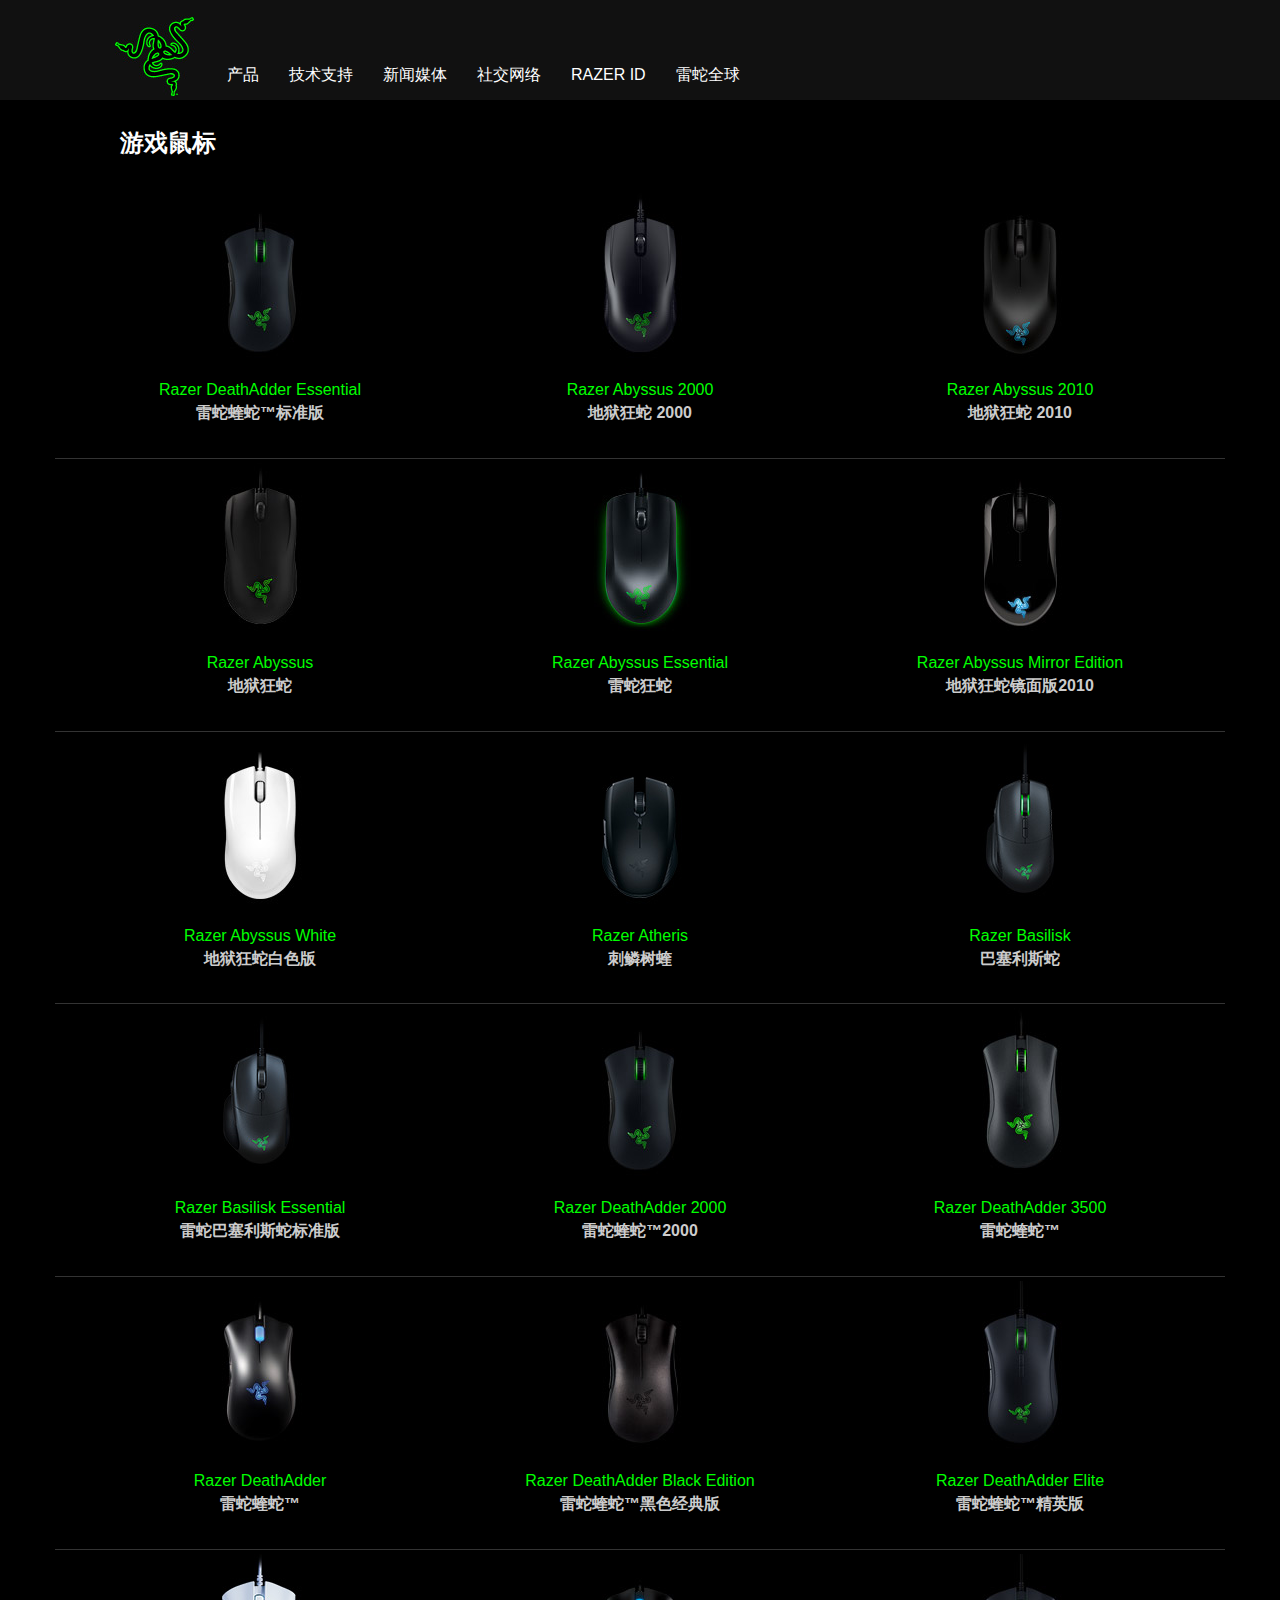
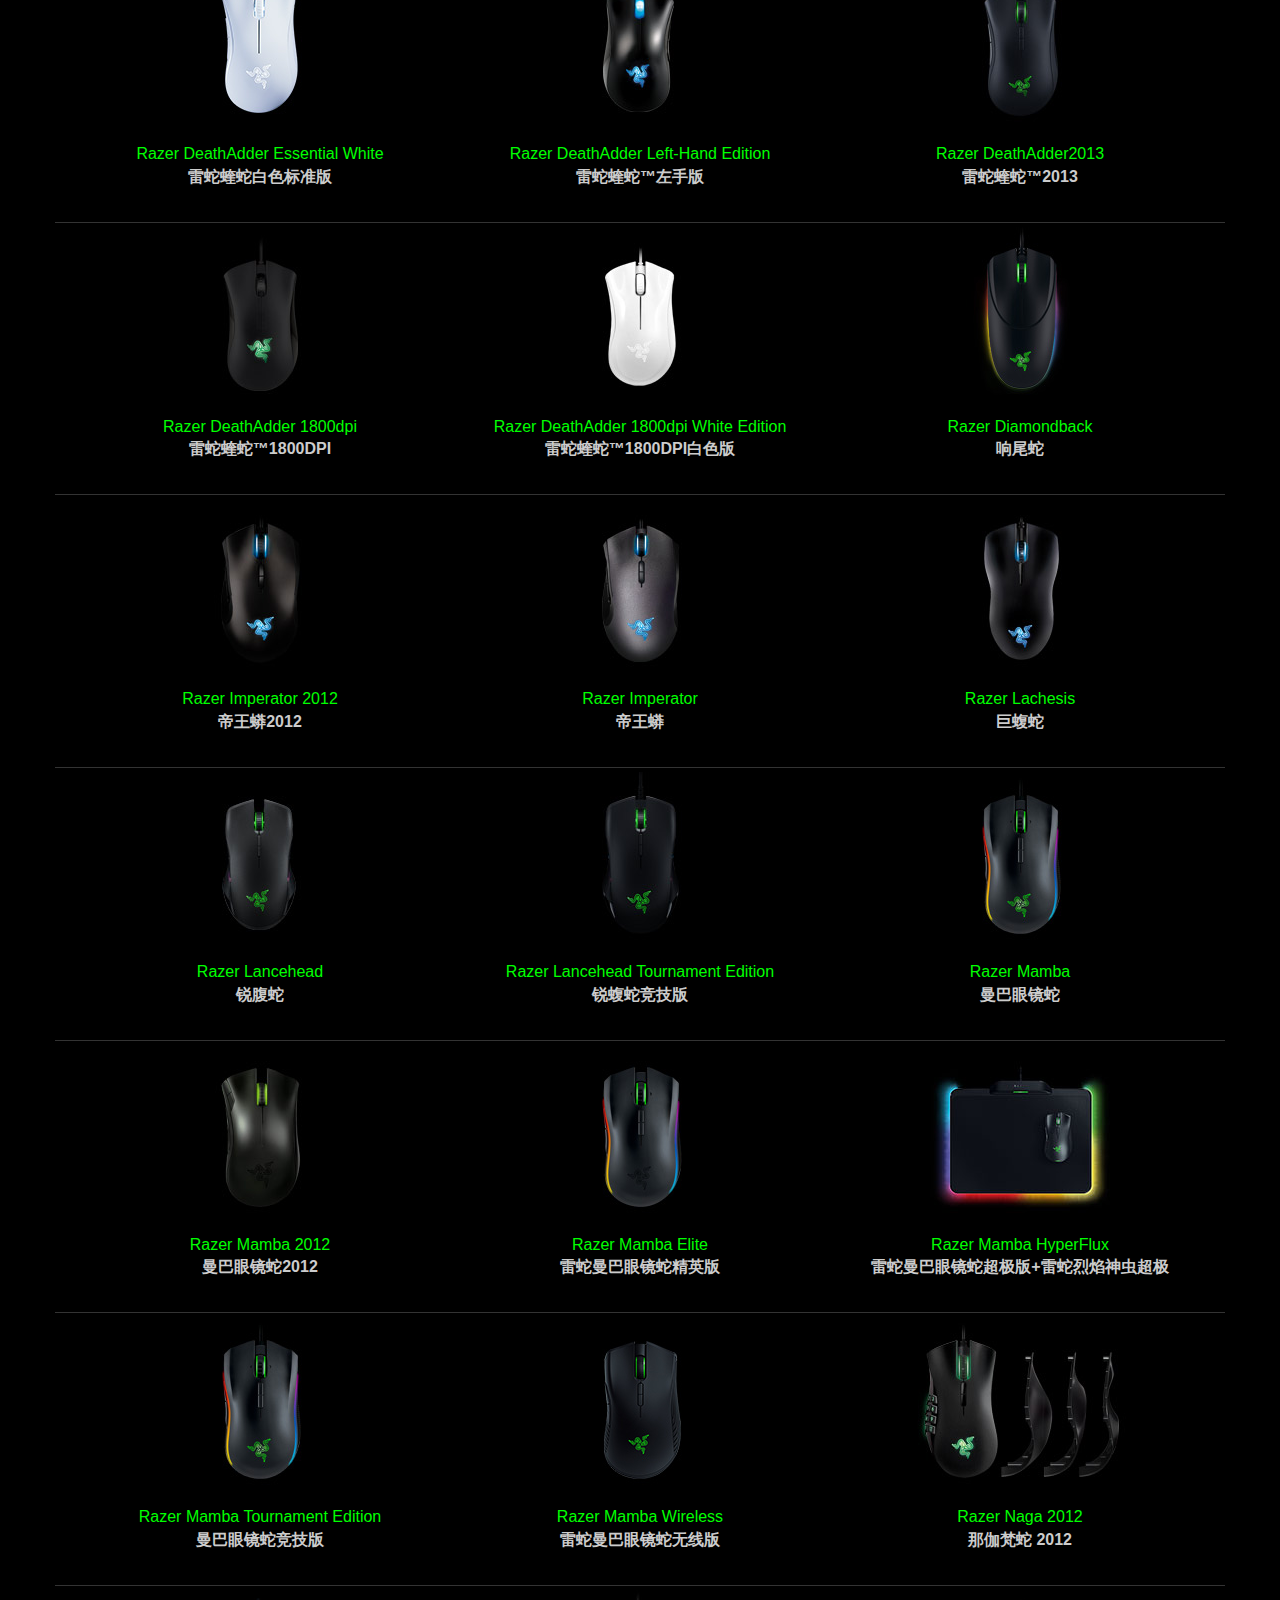
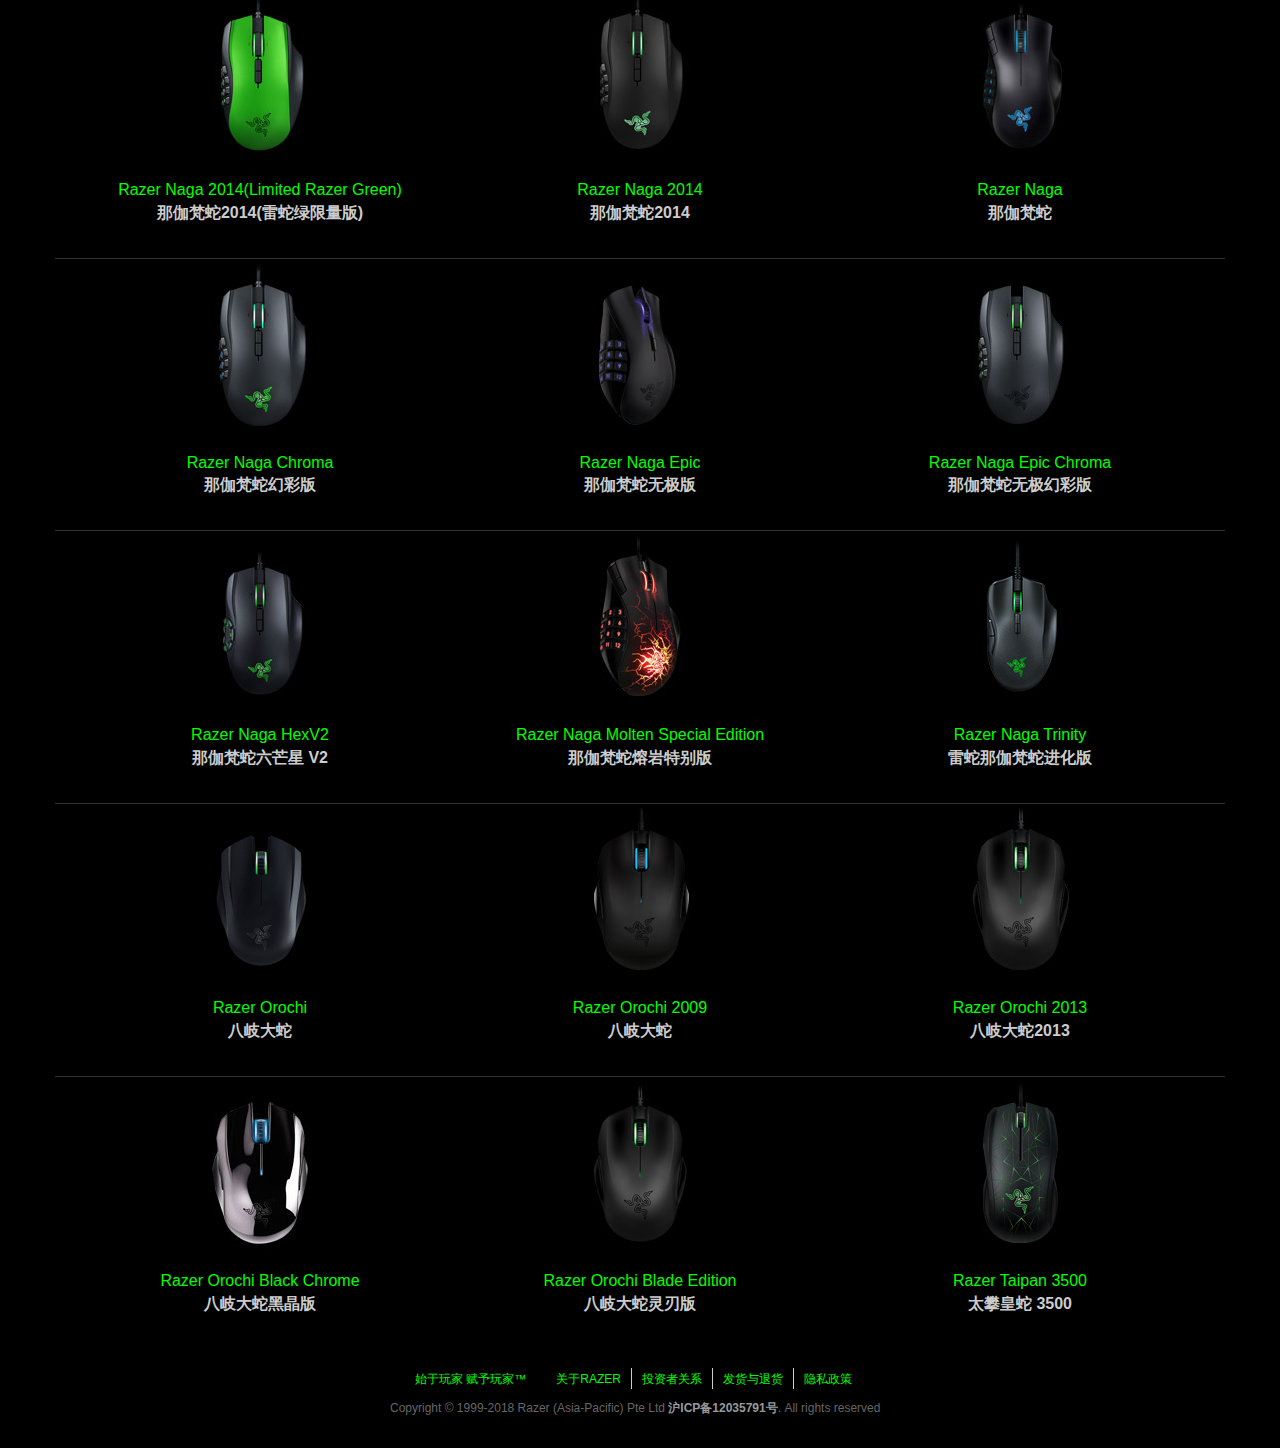
<file: html/03mouse.html>
<!DOCTYPE html>
<html lang="en">
<head>
	<meta charset="UTF-8">
	<title>Document</title>
	<link rel="stylesheet" href="../bootstrap/css/bootstrap.css">
	<link rel="stylesheet" href="../bootstrap/css/03mouse.css">
	<link rel="stylesheet" href="../bootstrap/css/cssreset.css">
	<script src="../bootstrap/js/jquery-1.11.1.js"></script>
	<script src="../bootstrap/js/bootstrap.js"></script>
	<script src="../bootstrap/js/03mouse.js"></script>
</head>
<body>


<nav class="navbar navbar-default g-nav navbar-fixed-top">
	<div class="container-fluid g-head">
	    <div class="navbar-header head">
	      <button type="button" class="navbar-toggle collapsed btn" data-toggle="collapse" data-target="#bs-example-navbar-collapse-1" aria-expanded="false">
	        <span>X</span>
	      </button>
	      <a class="navbar-brand logo" href="../index.html"><img src="../imges/logo.jpg" alt=""></a>
	    </div>

	    <div class="collapse navbar-collapse g-menu" id="bs-example-navbar-collapse-1">
	      	<ul class="nav navbar-nav menu">
	        	<li class="dropdown">
	          		<a href="#" class="dropdown-toggle" data-toggle="dropdown" role="button" aria-haspopup="true" aria-expanded="false">产品
	            	<div class="trangle"></div>
	          		</a>
	          		<ul class="dropdown-menu g-twomenu">
	            <li class="game">
	              <a href="02cpu.html">游戏笔记本</a>
	              <div class="g-threemenu dy">
	                <ul>
	                  <h4>笔记本电脑</h4>
	                  <li><a href="04content.html">Razer Blade雷蛇灵刃15英寸</a></li>
	                  <li><a href="#">Razer Core X雷蛇战核X</a></li>
	                  <li><a href="#">Razer Project Linda</a></li>
	                  <li><a href="#">Razer Core战核V2</a></li>
	                  <li><a href="#">新款Razer Blade Pro灵刃专业版</a></li>
	                  <li><a href="#">新款Razer Blade灵刃</a></li>
	                  <li><a href="#">新款Razer Blade Stealth灵刃潜行版</a></li>
	                  <li><a href="#">Razer Blade Stealth 灵刃潜行版</a></li>
	                </ul>
	              </div>
	            </li>
	            <li>
	              <a href="#">游戏键盘</a>
	              <div class="g-threemenu dy">
	                <ul>
	                  <h4>机械键盘</h4>
	                  <li><a href="#">Razer BlackWindow Essential雷蛇黑寡妇蜘蛛标准版</a></li>
	                  <li><a href="#">Razer BlackWindow Elite雷蛇黑寡妇蜘蛛精英版</a></li>
	                  <li><a href="#">Razer Huntsman Elite雷蛇猎魂光蛛精英版</a></li>
	                  <li><a href="#">Razer Huntsman 雷蛇猎魂光蛛</a></li>
	                  <li><a href="#">Razer BlackWindow Ultimate黑寡妇蜘蛛终极版(防水防尘款)</a></li>
	                  <li><a href="#">黑寡妇蜘蛛X幻彩耀金版</a></li>
	                  <li><a href="#">Razer BlackWindow TE Chroma V2 黑寡妇蜘蛛竞技幻彩版 V2</a></li>
	                  <li><a href="#">Razer BlackWindow Chroma V2黑寡妇蜘蛛幻彩版V2</a></li>
	                  <li><a href="#">Razer BlackWindow X Tournament Edition 黑寡妇蜘蛛X竞技版</a></li>
	                  <li><a href="#">Razer BlackWindow X 黑寡妇蜘蛛X</a></li>
	                  <li><a href="#">Razer BlackWindow X Chroma 黑寡妇蜘蛛X标准版</a></li>
	                  <li><a href="#">Razer BlackWindow X Tournament Edition 黑寡妇蜘蛛X精英版</a></li>
	                </ul>
	                <ul>
	                  <h4>轻机械键盘</h4>
	                  <li><a href="#">Razer Omata Chroma雨林狼蛛幻彩版</a></li>
	                  <li><a href="#">Razer Omata 雨林狼蛛</a></li>
	                </ul>
	                <ul>
	                  <h4>标准键盘</h4>
	                  <li><a href="#">Razer Cynosa Chroma Pro萨诺狼蛛幻彩专业版</a></li>
	                  <li><a href="#">Razer Cynosa Chroma 萨诺狼蛛幻彩版</a></li>
	                  <li><a href="#">Razer Cynosa Pro雷蛇萨诺狼蛛专业版游戏键盘</a></li>
	                  <li><a href="#">Razer Cynosa 雷蛇萨诺狼蛛游戏键盘</a></li>
	                  <li><a href="#">Razer DeathStalket Essential噬魂金蝎</a></li>
	                  <li><a href="#">Razer DeathStalket Essential噬魂金蝎标准版</a></li>
	                  <li><a href="#">Razer DeathStalket Chroma噬魂金蝎幻彩版</a></li>
	                </ul>
	                <ul>
	                  <h4>游戏专用键盘</h4>
	                  <li><a href="#">Razer Tartarus V2塔洛斯魔蝎V2</a></li>
	                </ul>
	              </div>
	            </li>
	            <li>
	              <a href="03mouse.html">游戏鼠标</a>
	              <div class="g-threemenu dy">
	                <ul>
	                  <h4>无线</h4>
	                  <li><a href="#">Razer Mamba Wireless曼巴眼镜蛇无线版</a></li>
	                  <li><a href="#">Razer 雷蛇曼巴眼镜蛇超极版+雷蛇烈焰神虫超极版</a></li>
	                </ul>
	                <ul>
	                  <h4>人体工程学</h4>
	                  <li><a href="#">Razer Basilisk Essential雷蛇巴塞利斯蛇标准版</a></li>
	                  <li><a href="#">Razer DealthAdder Essential White 雷蛇蝰蛇白色标准版</a></li>
	                  <li><a href="#">Razer Mamba Elite曼巴眼镜蛇精英版</a></li>
	                  <li><a href="#">Razer DeathAdder Essential雷蛇蝰蛇标准版游戏鼠标</a></li>
	                  <li><a href="#">Razer Basilisk巴塞利斯蛇</a></li>
	                  <li><a href="#">Razer DeathAadder Elite雷蛇蝰蛇精英版游戏鼠标</a></li>
	                </ul>
	                <ul>
	                  <h4>双手通用</h4>
	                  <li><a href="#">Razer Abyssus Essential雷蛇狂蛇</a></li>
	                  <li><a href="#">Razer Lancehead锐蝮蛇</a></li>
	                  <li><a href="#">Razer Lancehead Tournament Edition锐蝮蛇竞技版</a></li>
	                </ul>
	                <ul>
	                  <h4>大型多人在线</h4>
	                  <li><a href="#">Razer Naga Trinity那伽梵蛇进化版</a></li>
	                </ul>
	                <ul>
	                  <h4>便携式</h4>
	                  <li><a href="#">Razer Atheris刺鳞树蝰</a></li>
	                </ul>
	              </div>
	            </li>
	            <li>
	              <a href="#">游戏鼠标垫</a>
	              <div class="g-threemenu dy">
	                <ul>
	                  <h4>软垫</h4>
	                  <li><a href="#">Razer Golisthus Extened Chroma 重装甲虫幻彩版加长款</a></li>
	                  <li><a href="#">Razer Golisthus Chroma重装甲虫幻彩版</a></li>
	                  <li><a href="#">Razer Sphex V2掘土黄蜂V2</a></li>
	                  <li><a href="#">Razer Gigantus 巨甲虫</a></li>
	                  <li><a href="#">Razer Gigantus重装巨甲虫</a></li>
	                </ul>
	                <ul>
	                  <h4>硬垫</h4>
	                  <li><a href="#">Razer Firefly Cloth Edition 烈焰神虫织物版</a></li>
	                  <li><a href="#">Razer Firefly 烈焰神虫</a></li>
	                </ul>
	                <ul>
	                  <h4>便携式</h4>
	                  <li><a href="#">Razer Golisthus Mobile Stealth Edition重装甲虫移动潜行版</a></li>
	                </ul>
	                <ul>
	                  <h4>双面</h4>
	                  <li><a href="#">Razer Vespula V2黄斑胡峰V2</a></li>
	                </ul>
	              </div>
	            </li>
	            <li>
	              <a href="#">游戏套装</a>
	              <div class="g-threemenu dy">
	                <ul>
	                  <h4>游戏套装</h4>
	                  <li><a href="#">Razer Quartz粉晶版</a></li>
	                  <li><a href="#">Razer 酷黑特别版套装:黑寡妇蜘蛛X终极版+太攀皇蛇3500+北海巨妖7.1+重装甲虫移动版</a></li>
	                  <li><a href="#">Razer 雷蛇狂蛇2000+重装甲虫速度版套装</a></li>
	                  <li><a href="#">Razer 雷蛇狂蛇2000+重装甲虫控制版套装</a></li>
	                  <li><a href="#">Razer《穿越火线》2015键鼠组合：黑寡妇蜘蛛竞技版+雷蛇蝰蛇1800</a></li>
	                  <li><a href="#">Razer Turret堡垒神蛛</a></li>
	                </ul>
	              </div>      
	            </li>
	            <li>
	              <a href="#">游戏软件</a>
	              <div class="g-threemenu dy">
	                <ul>
	                  <h4>游戏软件</h4>
	                  <li><a href="#">Razer Arena</a></li>
	                  <li><a href="#">Razer Cortex雷游</a></li>
	                  <li><a href="#">Razer Synapse雷云</a></li>
	                  <li><a href="#">Razer Synapse3 雷云3</a></li>
	                  <li><a href="#">Razer Surround雷音</a></li>
	                </ul>
	              </div>
	            </li>
	            <li>
	              <a href="#">游戏周边</a>
	              <div class="g-threemenu dy">
	                <ul>
	                  <h4>游戏广播 </h4>
	                  <li><a href="#">Razer Ripsaw锯齿鲶</a></li>
	                  <li><a href="#">Razer Stargazer 瞻星鱼</a></li>
	                </ul>
	                <ul>
	                  <h4>游戏周边</h4>
	                  <li><a href="#">Razer15.6" 内胆包</a></li>
	                  <li><a href="#">Razer17.3" 内胆包</a></li>
	                  <li><a href="#">Razer Blade Stealth灵刃潜行版专用内胆包</a></li>
	                  <li><a href="#">Razer15.6"战术背包</a></li>
	                  <li><a href="#">Razer13.3"游侠背包</a></li>
	                  <li><a href="#">Razer15.6"游侠背包</a></li>
	                  <li><a href="#">Razer17.3"游侠背包</a></li>
	                  <li><a href="#">Razer战术专业背包</a></li>
	                  <li><a href="#">Razer雇佣兵背包</a></li>
	                  <li><a href="#">Razer多功能背包</a></li>
	                  <li><a href="#">Razer键盘包</a></li>
	                  <li><a href="#">Razer Pouch 鼠标包</a></li>
	                </ul>
	                <ul>
	                  <h4>游戏附件</h4>
	                  <li><a href="#">Razer USB Audio Enhancer 雷蛇音频增强器</a></li>
	                  <li><a href="#">Razer Mouse Bungee V2雷蛇鼠标固线器</a></li>
	                  <li><a href="#">Razer Keyboard Bag V2雷蛇键盘包V2</a></li>
	                  <li><a href="#">Razer Kraken 北海巨妖专用猫耳配件</a></li>
	                  <li><a href="#">Razer Base Station Chroma幻彩基座</a></li>
	                  <li><a href="#">Razer Chroma Hardware Development Kit 幻彩硬件开发套件</a></li>
	                  <li><a href="#">Razer Ergonomic Keyboard Rest人体工程学键盘腕托</a></li>
	                  <li><a href="#">Razer Chroma Mug杯座</a></li>
	                  <li><a href="#">Razer Mouse Bungee鼠标固线器</a></li>
	                  <li><a href="#">Razer Armadillo2 犰狳2</a></li>
	                </ul>
	                <ul>
	                  <h4>产品附件</h4>
	                  <li><a href="#">Razer Laptop stand Chroma 幻彩笔记本支架</a></li>
	                  <li><a href="#">Razer Atheris 刺鳞树蝰鼠标包</a></li>
	                  <li><a href="#">Razer Ergonomic Mouse Rest人体工程学鼠标腕托</a></li>
	                  <li><a href="#">Razer Mouse Pouch V2雷蛇鼠标包 V2</a></li>
	                  <li><a href="#">Razer Cooling Gelinfused Cloth Ear Cushion Kit 雷蛇战戟鲨专用清凉布面凝胶替换耳垫套装</a></li>
	                  <li><a href="#">Razer Power Bank 移动电源</a></li>
	                  <li><a href="#">Razer AC Adapter 45W for Razer Blade Stealth</a></li>
	                  <li><a href="#">Razer 150W Power Adapter</a></li>
	                  <li><a href="#">Razer 165W Power Adapter165瓦电源适配器</a></li>
	                </ul>
	              </div>
	            </li>
	            <li>
	              <a href="#">游戏音频</a>
	              <div class="g-threemenu dy">
	                <ul>
	                  <h4>数字耳麦</h4>
	                  <li><a href="#">Razer Nari Ultimate影鲛终极版</a></li>
	                  <li><a href="#">Razer Nari 影鲛</a></li>
	                  <li><a href="#">Razer Nari Essential 影鲛标准版</a></li>
	                  <li><a href="#">Razer Kraken TE 雷蛇北海巨妖竞技版</a></li>
	                  <li><a href="#">Razer Kraken 北海巨妖7.1V2</a></li>
	                  <li><a href="#">Razer Kraken 北海巨妖USB</a></li>
	                  <li><a href="#">Razer Electra 雷霆齿鲸V2USB</a></li>
	                  <li><a href="#">Razer ManO' War战神7.1</a></li>
	                  <li><a href="#">Razer ManO' War战神</a></li>
	                </ul>
	                <ul>
	                  <h4>入耳式耳机</h4>
	                  <li><a href="#">Razer Hammerhead战锤狂鲨BT</a></li>
	                  <li><a href="#">Razer HammerheadiOS 战锤狂鲨iOS专用版</a></li>
	                  <li><a href="#">Razer 战锤狂鲨 USB-C</a></li>
	                  <li><a href="#">Razer Hammerhead Pro V2战锤狂鲨专业版</a></li>
	                  <li><a href="#">Razer Hammerhead 战锤狂鲨V2</a></li>
	                </ul>
	                <ul>
	                  <h4>直播设备</h4>
	                   <li><a href="#">Razer Ifrit雷蛇火精灵</a></li>
	                   <li><a href="#">Razer Serren Elite雷蛇魔音海妖精英版</a></li>
	                   <li><a href="#">Razer Serren雷蛇魔音海妖X</a></li>
	                   <li><a href="#">Razer Kiyo雷蛇清姬</a></li>
	                </ul>
	                <ul>
	                  <h4>音箱</h4>
	                  <li><a href="#">Razer Nommo Pro 雷蛇天狼星专业版</a></li>
	                  <li><a href="#">Razer Nommo 雷蛇天狼星</a></li>
	                  <li><a href="#">Razer Nommo Chroma雷蛇天狼星幻彩版</a></li>
	                  <li><a href="#">Razer Leviathan Mini利维坦巨兽迷你</a></li>
	                  <li><a href="#">Razer Leviathan利维坦巨兽</a></li>
	                </ul>
	                <ul>
	                  <h4>模拟耳麦</h4>
	                  <li><a href="#">Razer Kraken Pro V2北海巨妖专业版V2</a></li>
	                  <li><a href="#">Razer Tiamat迪亚海魔7.1V2</a></li>
	                  <li><a href="#">Razer Tiamat迪亚海魔2.2V2</a></li>
	                </ul>
	              </div>
	            </li>
	            <li>
	              <a href="#">主机专用</a>
	              <div class="g-threemenu dy">
	                <ul>
	                  <h4>游戏手柄</h4>
	                  <li><a href="#">Razer Rajiu Ultimate雷蛇飓兽终极版</a></li>
	                  <li><a href="#">Razer Rajiu Tournament Edition雷蛇飓兽竞技版</a></li>
	                  <li><a href="#">Razer Wolveine Tournament Edition 雷蛇幻影战狼竞技版Xbox One游戏手柄</a></li>
	                  <li><a href="#">Razer Wolveine Tournament Edition 雷蛇幻影战狼终极版Xbox One游戏手柄</a></li>
	                  <li><a href="#">Razer Panthera 潘德拉猎豹PlayStation4街机摇杆</a></li>
	                  <li><a href="#">Razer Rajiu 飓兽PlayStation4街机摇杆</a></li>
	                  <li><a href="#">Razer Atrox Arcade Stick 悍猛狂狮Xbox One街机摇杆</a></li>
	                </ul>
	                <ul>
	                  <h4>游戏耳麦</h4>
	                  <li><a href="#">Razer Thresher for PS4 雷蛇PS4专用战戟鲨</a></li>
	                  <li><a href="#">Razer Thresher 7.1战戟鲨PlayStation4无线耳麦</a></li>
	                  <li><a href="#">Razer Thersher战戟鲨Xbox One无线耳麦</a></li>
	                  <li><a href="#">Razer Thersher Tournament Edition战戟鲨竞技版 有线耳麦</a></li>
	                  <li><a href="#">Razer Thersher Ultimate 战戟鲨终极版PlayStation4无线耳麦</a></li>
	                  <li><a href="#">Razer Thersher Ultinament战戟鲨终极版Xbox One无线耳麦</a></li>
	                </ul>
	              </div>
	            </li>
	            <li>
	              <a href="#">授权产品</a>
	              <div class="g-threemenu dy">
	                <ul>
	                  <h4>授权产品</h4>
	                  <li><a href="#">SKT T1定制版</a></li>
	                  <li><a href="#">Destiny 2 命运2</a></li>
	                  <li><a href="#">LGD战队</a></li>
	                  <li><a href="#">Overwatch D.Va</a></li>
	                  <li><a href="#">Overwatch 守望先锋</a></li>
	                  <li><a href="#">QQ5S 炫舞时代</a></li>
	                  <li><a href="#">QQDancer QQ炫舞</a></li>
	                  <li><a href="#">We Fire全民突击</a></li>
	                  <li><a href="#">NZ 逆战</a></li>
	                  <li><a href="#">Xiantu2 仙途2</a></li>
	                  <li><a href="#">World of Tanks 坦克世界</a></li>
	                  <li><a href="#">DNF 地下城与勇士</a></li>
	                  <li><a href="#">CrossFire 穿越火线</a></li>
	                </ul>
	              </div>
	            </li>
	          </ul>
	        </li>
	        <li class="dropdown">
	          <a href="#" class="dropdown-toggle" data-toggle="dropdown" role="button" aria-haspopup="true" aria-expanded="false">技术支持
	          <div class="trangle"></div>
	          </a>
	          <ul class="dropdown-menu g-twomenu">
	            <li><a href="#">产品注册</a></li>
	            <li><a href="#">知识库和常见问题</a></li>
	            <li><a href="#">产品手册及驱动下载</a></li>
	            <li><a href="#">质宝条款</a></li>
	            <li><a href="#">技术支持与售后服务</a></li>
	          </ul>
	        </li>
	        <li class="dropdown">
	            <a href="#" class="dropdown-toggle" data-toggle="dropdown" role="button" aria-haspopup="true" aria-expanded="false">新闻媒体
	            <div class="trangle"></div>
	            </a>
	            <ul class="dropdown-menu g-twomenu">
	              <li><a href="#">媒体报道</a></li>
	              <li><a href="#">官方公告</a></li>
	            </ul>
	        </li>
	        <li><a href="#">社交网络<div class="trangle"></div></a></li>
	        <li><a href="06login.html">RAZER ID<div class="trangle"></div></a></li>
	        <li class="dropdown">
	            <a href="#" class="dropdown-toggle" data-toggle="dropdown" role="button" aria-haspopup="true" aria-expanded="false">雷蛇全球
	            <div class="trangle"></div>
	            </a>
	            <ul class="dropdown-menu g-twomenu">
	              <li><a href="#">北美洲</a></li>
	              <li><a href="#">美国和加拿大</a></li>
	              <li><a href="#">澳大利亚</a></li>
	              <li><a href="#">中国</a></li>
	              <li><a href="#">中国香港</a></li>
	              <li><a href="#">中国台湾</a></li>
	              <li><a href="#">日本</a></li>
	              <li><a href="#">韩国</a></li>
	              <li><a href="#">英国</a></li>
	              <li><a href="#">法国</a></li>
	              <li><a href="#">德国</a></li>
	              <li><a href="#">意大利</a></li>
	              <li><a href="#">西班牙</a></li>
	              <li><a href="#">欧洲</a></li>
	              <li><a href="#">俄罗斯</a></li>
	              <li><a href="#">亚太地区</a></li>
	            </ul>
	        </li>
	      </ul>
	    </div>
	</div>
</nav>



<nav class="navbar navbar-default a-nav navbar-fixed-top">
	<div class="container-fluid a-head">
	    <div class="navbar-header head">
	      <button type="button" class="navbar-toggle collapsed btn" data-toggle="collapse" data-target="#bs-example-navbar-collapse-2" aria-expanded="false">
	        <span>X</span>
	      </button>
	      <a class="navbar-brand logo" href="../index.html"><img src="../imges/logo.jpg" alt=""></a>
	    </div>

	    <div class="collapse navbar-collapse a-menu" id="bs-example-navbar-collapse-2">
	      	<ul class="nav navbar-nav menu">
	        	<li class="dropdown">
	          		<a href="#" class="dropdown-toggle" data-toggle="dropdown" role="button" aria-haspopup="true" aria-expanded="false">产品
	            	<div class="trangle"></div>
	          		</a>
		          	<ul class="dropdown-menu a-twomenu">
			            <li class="game">
			              <a href="02cpu.html">游戏笔记本</a>
			            </li>
			            <li>
			              <a href="#">游戏键盘</a>
			            </li>
			            <li>
			              <a href="03mouse.html">游戏鼠标</a>
			            </li>
			            <li>
			              <a href="#">游戏鼠标垫</a>
			            </li>
			            <li>
			              <a href="#">游戏套装</a>   
			            </li>
			            <li>
			              <a href="#">游戏软件</a>
			            </li>
			            <li>
			              <a href="#">游戏周边</a>
			            </li>
			            <li>
			              <a href="#">游戏音频</a>
			            </li>
			            <li>
			              <a href="#">主机专用</a>
			            </li>
			            <li>
			              <a href="#">授权产品</a>
			            </li>
		         	</ul>
	        	</li>
	        <li class="dropdown">
	          <a href="#" class="dropdown-toggle" data-toggle="dropdown" role="button" aria-haspopup="true" aria-expanded="false">技术支持
	          <div class="trangle"></div>
	          </a>
	          <ul class="dropdown-menu a-twomenu">
	            <li><a href="#">产品注册</a></li>
	            <li><a href="#">知识库和常见问题</a></li>
	            <li><a href="#">产品手册及驱动下载</a></li>
	            <li><a href="#">质宝条款</a></li>
	            <li><a href="#">技术支持与售后服务</a></li>
	          </ul>
	        </li>
	        <li class="dropdown">
	            <a href="#" class="dropdown-toggle" data-toggle="dropdown" role="button" aria-haspopup="true" aria-expanded="false">新闻媒体
	            <div class="trangle"></div>
	            </a>
	            <ul class="dropdown-menu a-twomenu">
	              <li><a href="#">媒体报道</a></li>
	              <li><a href="#">官方公告</a></li>
	            </ul>
	        </li>
	        <li><a href="#">社交网络<div class="trangle"></div></a></li>
	        <li><a href="06login.html">RAZER ID<div class="trangle"></div></a></li>
	        <li class="dropdown">
	            <a href="#" class="dropdown-toggle" data-toggle="dropdown" role="button" aria-haspopup="true" aria-expanded="false">雷蛇全球
	            <div class="trangle"></div>
	            </a>
	            <ul class="dropdown-menu a-twomenu">
	              <li><a href="#">北美洲</a></li>
	              <li><a href="#">美国和加拿大</a></li>
	              <li><a href="#">澳大利亚</a></li>
	              <li><a href="#">中国</a></li>
	              <li><a href="#">中国香港</a></li>
	              <li><a href="#">中国台湾</a></li>
	              <li><a href="#">日本</a></li>
	              <li><a href="#">韩国</a></li>
	              <li><a href="#">英国</a></li>
	              <li><a href="#">法国</a></li>
	              <li><a href="#">德国</a></li>
	              <li><a href="#">意大利</a></li>
	              <li><a href="#">西班牙</a></li>
	              <li><a href="#">欧洲</a></li>
	              <li><a href="#">俄罗斯</a></li>
	              <li><a href="#">亚太地区</a></li>
	            </ul>
	        </li>
	      </ul>
	    </div>
	</div>
</nav>


<main class="container">
	<h3>游戏鼠标</h3>
	<div class="row container hang">
	  	<div class="col-sm-4 col-md-4 col-xs-12">
		    <div class="thumbnail goods">
		     	<a href="#"><img src="../imges/mouse_files/overview-deathadder-2000.jpg" alt=""></a>
		      <div class="caption">
		        <p><a href="#">Razer DeathAdder Essential</a></p>
		        <p><a href="#">雷蛇蝰蛇™标准版</a></p>
		      </div>
		    </div>
		</div>
	   	<div class="col-sm-4 col-md-4 col-xs-12">
		    <div class="thumbnail goods">
		     	<a href="#"><img src="../imges/mouse_files/overview-abyssus-2000.jpg" alt=""></a>
		      <div class="caption">
		        <p><a href="#">Razer Abyssus 2000</a></p>
		        <p><a href="#">地狱狂蛇 2000</a></p>
		      </div>
		    </div>
	  	</div>
	  	<div class="col-sm-4 col-md-4 col-xs-12">
		    <div class="thumbnail goods">
		      	<a href="#"><img src="../imges/mouse_files/overview-abyssus2010-300X180.jpg" alt=""></a>
		      <div class="caption">
		        <p><a href="#">Razer Abyssus 2010</a></p>
		        <p><a href="#">地狱狂蛇 2010</a></p>
		      </div>
		    </div>
	  	</div>
	</div>

	<div class="row container hang">
	  	<div class="col-sm-4 col-md-4 col-xs-12">
		    <div class="thumbnail goods">
		      <a href="#"><img src="../imges/mouse_files/overview-abyssus2014-300X180.jpg" alt=""></a>
		      <div class="caption">
		        <p><a href="#">Razer Abyssus</a></p>
		        <p><a href="#">地狱狂蛇</a></p>
		      </div>
		    </div>
	  	</div>
	  	<div class="col-sm-4 col-md-4 col-xs-12">
		    <div class="thumbnail goods">
		      <a href="#"><img src="../imges/mouse_files/overview-abyssus-essential.jpg" alt=""></a>
		      <div class="caption">
		        <p><a href="#">Razer Abyssus Essential</a></p>
		        <p><a href="#">雷蛇狂蛇</a></p>
		      </div>
		    </div>
	  	</div>
	  	<div class="col-sm-4 col-md-4 col-xs-12">
		    <div class="thumbnail goods">
		      <a href="#"><img src="../imges/mouse_files/overview-abyssus2010-mirror-300X180.jpg" alt=""></a>
		      <div class="caption">
		        <p><a href="#">Razer Abyssus Mirror Edition</a></p>
		        <p><a href="#">地狱狂蛇镜面版2010</a></p>
		      </div>
		    </div>
	  	</div>
	</div>

	<div class="row container hang">
	  	<div class="col-sm-4 col-md-4 col-xs-12">
		    <div class="thumbnail goods">
		      	<a href="#"><img src="../imges/mouse_files/overview-abyssus2014-white-300X180.jpg" alt=""></a>
		      <div class="caption">
		        <p><a href="#">Razer Abyssus White</a></p>
		        <p><a href="#">地狱狂蛇白色版</a></p>
		      </div>
		    </div>
	  	</div>
	  	<div class="col-sm-4 col-md-4 col-xs-12">
		    <div class="thumbnail goods">
		      	<a href="#"><img src="../imges/mouse_files/RZR_Atheris_overview.jpg" alt=""></a>
		      <div class="caption">
		        <p><a href="#">Razer Atheris</a></p>
		        <p><a href="#">刺鳞树蝰</a></p>
		      </div>
		    </div>
	  	</div>
	  	<div class="col-sm-4 col-md-4 col-xs-12">
		    <div class="thumbnail goods">
		      	<a href="#"><img src="../imges/mouse_files/basilik_category_overview.jpg" alt=""></a>
		      <div class="caption">
		        <p><a href="#">Razer Basilisk</a></p>
		        <p><a href="#">巴塞利斯蛇</a></p>
		      </div>
		    </div>
	  	</div>
	</div>	

	<div class="row container hang">
	  	<div class="col-sm-4 col-md-4 col-xs-12">
		    <div class="thumbnail goods">
		      	<a href="#"><img src="../imges/mouse_files/Razer-Basilisk-Essential-overview.jpg" alt=""></a>
		      <div class="caption">
		        <p><a href="#">Razer Basilisk Essential</a></p>
		        <p><a href="#">雷蛇巴塞利斯蛇标准版</a></p>
		      </div>
		    </div>
	  	</div>
	  	<div class="col-sm-4 col-md-4 col-xs-12">
		    <div class="thumbnail goods">
		      	<a href="#"><img src="../imges/mouse_files/overview-deathadder-2000.jpg" alt=""></a>
		      <div class="caption">
		        <p><a href="#">Razer DeathAdder 2000</a></p>
		        <p><a href="#">雷蛇蝰蛇™2000</a></p>
		      </div>
		    </div>
	  	</div>
	  	<div class="col-sm-4 col-md-4 col-xs-12">
		    <div class="thumbnail goods">
		      	<a href="#"><img src="../imges/mouse_files/overview-deathadder-3500-300X180.jpg" alt=""></a>
		      <div class="caption">
		        <p><a href="#">Razer DeathAdder 3500</a></p>
		        <p><a href="#">雷蛇蝰蛇™</a></p>
		      </div>
		    </div>
	  	</div>
	</div>

	<div class="row container hang">
	  	<div class="col-sm-4 col-md-4 col-xs-12">
		    <div class="thumbnail goods">
		      	<a href="#"><img src="../imges/mouse_files/overview-deathadder-classic-300X180.jpg" alt=""></a>
		      <div class="caption">
		        <p><a href="#">Razer DeathAdder</a></p>
		        <p><a href="#">雷蛇蝰蛇™</a></p>
		      </div>
		    </div>
	  	</div>
	  	<div class="col-sm-4 col-md-4 col-xs-12">
		    <div class="thumbnail goods">
		      	<a href="#"><img src="../imges/mouse_files/overview-deathadder-black-300X180.jpg" alt=""></a>
		      <div class="caption">
		        <p><a href="#">Razer DeathAdder Black Edition</a></p>
		        <p><a href="#">雷蛇蝰蛇™黑色经典版</a></p>
		      </div>
		    </div>
	  	</div>
	  	<div class="col-sm-4 col-md-4 col-xs-12">
		    <div class="thumbnail goods last">
		      	<a href="#"><img src="../imges/mouse_files/overview-deathadder-elite.jpg" alt=""></a>
		      <div class="caption">
		        <p><a href="#">Razer DeathAdder Elite</a></p>
		        <p><a href="#">雷蛇蝰蛇™精英版</a></p>
		      </div>
		    </div>
	  	</div>
	</div>	

	<div class="row container hang">
	  	<div class="col-sm-4 col-md-4 col-xs-12">
		    <div class="thumbnail goods">
		      	<a href="#"><img src="../imges/mouse_files/razer-deathadder-essential-white-overview.jpg" alt=""></a>
		      <div class="caption">
		        <p><a href="#">Razer DeathAdder Essential White</a></p>
		        <p><a href="#">雷蛇蝰蛇白色标准版</a></p>
		      </div>
		    </div>
	  	</div>
	  	<div class="col-sm-4 col-md-4 col-xs-12">
		    <div class="thumbnail goods">
		      	<a href="#"><img src="../imges/mouse_files/overview-deathadder-lefthand-300X180.jpg" alt=""></a>
		      <div class="caption">
		        <p><a href="#">Razer DeathAdder Left-Hand Edition</a></p>
		        <p><a href="#">雷蛇蝰蛇™左手版</a></p>
		      </div>
		    </div>
	  	</div>
	  	<div class="col-sm-4 col-md-4 col-xs-12">
		    <div class="thumbnail goods last">
		      	<a href="#"><img src="../imges/mouse_files/overview-deathadder-elite.jpg" alt=""></a>
		      <div class="caption">
		        <p><a href="#">Razer DeathAdder2013</a></p>
		        <p><a href="#">雷蛇蝰蛇™2013</a></p>
		      </div>
		    </div>
	  	</div>
	</div>	

	<div class="row container hang">
	  	<div class="col-sm-4 col-md-4 col-xs-12">
		    <div class="thumbnail goods">
		      	<a href="#"><img src="../imges/mouse_files/overview-deathadder-1800-300X180.jpg" alt=""></a>
		      <div class="caption">
		        <p><a href="#">Razer DeathAdder 1800dpi</a></p>
		        <p><a href="#">雷蛇蝰蛇™1800DPI</a></p>
		      </div>
		    </div>
	  	</div>
	  	<div class="col-sm-4 col-md-4 col-xs-12">
		    <div class="thumbnail goods">
		      	<a href="#"><img src="../imges/mouse_files/overview-deathadder-1800-white-300X180.jpg" alt=""></a>
		      <div class="caption">
		        <p><a href="#">Razer DeathAdder 1800dpi White Edition</a></p>
		        <p><a href="#">雷蛇蝰蛇™1800DPI白色版</a></p>
		      </div>
		    </div>
	  	</div>
	  	<div class="col-sm-4 col-md-4 col-xs-12">
		    <div class="thumbnail goods last">
		      	<a href="#"><img src="../imges/mouse_files/overview-diamondback-300X180.jpg" alt=""></a>
		      <div class="caption">
		        <p><a href="#">Razer Diamondback</a></p>
		        <p><a href="#">响尾蛇</a></p>
		      </div>
		    </div>
	  	</div>
	</div>	

	<div class="row container hang">
	  	<div class="col-sm-4 col-md-4 col-xs-12">
		    <div class="thumbnail goods">
		      	<a href="#"><img src="../imges/mouse_files/overview-imperator2012-300X180.jpg" alt=""></a>
		      <div class="caption">
		        <p><a href="#">Razer Imperator 2012</a></p>
		        <p><a href="#">帝王蟒2012</a></p>
		      </div>
		    </div>
	  	</div>
	  	<div class="col-sm-4 col-md-4 col-xs-12">
		    <div class="thumbnail goods">
		      	<a href="#"><img src="../imges/mouse_files/overview-imperator-300X180.jpg" alt=""></a>
		      <div class="caption">
		        <p><a href="#">Razer Imperator</a></p>
		        <p><a href="#">帝王蟒</a></p>
		      </div>
		    </div>
	  	</div>
	  	<div class="col-sm-4 col-md-4 col-xs-12">
		    <div class="thumbnail goods last">
		      	<a href="#"><img src="../imges/mouse_files/overview-lachesis-300X180.jpg" alt=""></a>
		      <div class="caption">
		        <p><a href="#">Razer Lachesis</a></p>
		        <p><a href="#">巨蝮蛇</a></p>
		      </div>
		    </div>
	  	</div>
	</div>	

	<div class="row container hang">
	  	<div class="col-sm-4 col-md-4 col-xs-12">
		    <div class="thumbnail goods">
		      	<a href="#"><img src="../imges/mouse_files/overview-lancehead.jpg" alt=""></a>
		      <div class="caption">
		        <p><a href="#">Razer Lancehead</a></p>
		        <p><a href="#">锐腹蛇</a></p>
		      </div>
		    </div>
	  	</div>
	  	<div class="col-sm-4 col-md-4 col-xs-12">
		    <div class="thumbnail goods">
		      	<a href="#"><img src="../imges/mouse_files/overview-hammerhead-te.jpg" alt=""></a>
		      <div class="caption">
		        <p><a href="#">Razer Lancehead Tournament Edition</a></p>
		        <p><a href="#">锐蝮蛇竞技版</a></p>
		      </div>
		    </div>
	  	</div>
	  	<div class="col-sm-4 col-md-4 col-xs-12">
		    <div class="thumbnail goods last">
		      	<a href="#"><img src="../imges/mouse_files/overview-mamba-te-300X180.jpg" alt=""></a>
		      <div class="caption">
		        <p><a href="#">Razer Mamba</a></p>
		        <p><a href="#">曼巴眼镜蛇</a></p>
		      </div>
		    </div>
	  	</div>
	</div>	

	<div class="row container hang">
	  	<div class="col-sm-4 col-md-4 col-xs-12">
		    <div class="thumbnail goods">
		      	<a href="#"><img src="../imges/mouse_files/overview-mamba-300X180.jpg" alt=""></a>
		      <div class="caption">
		        <p><a href="#">Razer Mamba 2012</a></p>
		        <p><a href="#">曼巴眼镜蛇2012</a></p>
		      </div>
		    </div>
	  	</div>
	  	<div class="col-sm-4 col-md-4 col-xs-12">
		    <div class="thumbnail goods">
		      	<a href="#"><img src="../imges/mouse_files/overview-mamba-chroma-300X180.jpg" alt=""></a>
		      <div class="caption">
		        <p><a href="#">Razer Mamba Elite</a></p>
		        <p><a href="#">雷蛇曼巴眼镜蛇精英版</a></p>
		      </div>
		    </div>
	  	</div>
	  	<div class="col-sm-4 col-md-4 col-xs-12">
		    <div class="thumbnail goods last">
		      	<a href="#"><img src="../imges/mouse_files/Rzr_hyperflux_overview.jpg" alt=""></a>
		      <div class="caption">
		        <p><a href="#">Razer Mamba HyperFlux</a></p>
		        <p><a href="#">雷蛇曼巴眼镜蛇超极版+雷蛇烈焰神虫超极</a></p>
		      </div>
		    </div>
	  	</div>
	</div>	

	<div class="row container hang">
	  	<div class="col-sm-4 col-md-4 col-xs-12">
		    <div class="thumbnail goods">
		      	<a href="#"><img src="../imges/mouse_files/overview-mamba-te-300X180.jpg" alt=""></a>
		      <div class="caption">
		        <p><a href="#">Razer Mamba Tournament Edition</a></p>
		        <p><a href="#">曼巴眼镜蛇竞技版</a></p>
		      </div>
		    </div>
	  	</div>
	  	<div class="col-sm-4 col-md-4 col-xs-12">
		    <div class="thumbnail goods">
		      	<a href="#"><img src="../imges/mouse_files/Rzr-mamba-wireless-overview.jpg" alt=""></a>
		      <div class="caption">
		        <p><a href="#">Razer Mamba Wireless</a></p>
		        <p><a href="#">雷蛇曼巴眼镜蛇无线版</a></p>
		      </div>
		    </div>
	  	</div>
	  	<div class="col-sm-4 col-md-4 col-xs-12">
		    <div class="thumbnail goods last">
		      	<a href="#"><img src="../imges/mouse_files/overview-naga-2012-300X180.jpg" alt=""></a>
		      <div class="caption">
		        <p><a href="#">Razer Naga 2012</a></p>
		        <p><a href="#">那伽梵蛇 2012</a></p>
		      </div>
		    </div>
	  	</div>
	</div>	

	<div class="row container hang">
	  	<div class="col-sm-4 col-md-4 col-xs-12">
		    <div class="thumbnail goods">
		      	<a href="#"><img src="../imges/mouse_files/overview-naga2014-green-300X180.jpg" alt=""></a>
		      <div class="caption">
		        <p><a href="#">Razer Naga 2014(Limited Razer Green)</a></p>
		        <p><a href="#">那伽梵蛇2014(雷蛇绿限量版)</a></p>
		      </div>
		    </div>
	  	</div>
	  	<div class="col-sm-4 col-md-4 col-xs-12">
		    <div class="thumbnail goods">
		      	<a href="#"><img src="../imges/mouse_files/overview-naga2014-300X180.jpg" alt=""></a>
		      <div class="caption">
		        <p><a href="#">Razer Naga 2014</a></p>
		        <p><a href="#">那伽梵蛇2014</a></p>
		      </div>
		    </div>
	  	</div>
	  	<div class="col-sm-4 col-md-4 col-xs-12">
		    <div class="thumbnail goods last">
		      	<a href="#"><img src="../imges/mouse_files/overview-naga-300X180.jpg" alt=""></a>
		      <div class="caption">
		        <p><a href="#">Razer Naga</a></p>
		        <p><a href="#">那伽梵蛇</a></p>
		      </div>
		    </div>
	  	</div>
	</div>	

	<div class="row container hang">
	  	<div class="col-sm-4 col-md-4 col-xs-12">
		    <div class="thumbnail goods">
		      	<a href="#"><img src="../imges/mouse_files/overview-naga-chroma-300X180.jpg" alt=""></a>
		      <div class="caption">
		        <p><a href="#">Razer Naga Chroma</a></p>
		        <p><a href="#">那伽梵蛇幻彩版</a></p>
		      </div>
		    </div>
	  	</div>
	  	<div class="col-sm-4 col-md-4 col-xs-12">
		    <div class="thumbnail goods">
		      	<a href="#"><img src="../imges/mouse_files/overview-naga-epic-300X180.jpg" alt=""></a>
		      <div class="caption">
		        <p><a href="#">Razer Naga Epic</a></p>
		        <p><a href="#">那伽梵蛇无极版</a></p>
		      </div>
		    </div>
	  	</div>
	  	<div class="col-sm-4 col-md-4 col-xs-12">
		    <div class="thumbnail goods last">
		      	<a href="#"><img src="../imges/mouse_files/overview-naga-epic-chroma-300X180.jpg" alt=""></a>
		      <div class="caption">
		        <p><a href="#">Razer Naga Epic Chroma</a></p>
		        <p><a href="#">那伽梵蛇无极幻彩版</a></p>
		      </div>
		    </div>
	  	</div>
	</div>	

	<div class="row container hang">
	  	<div class="col-sm-4 col-md-4 col-xs-12">
		    <div class="thumbnail goods">
		      	<a href="#"><img src="../imges/mouse_files/overview-naga-hex-v2.jpg" alt=""></a>
		      <div class="caption">
		        <p><a href="#">Razer Naga HexV2</a></p>
		        <p><a href="#">那伽梵蛇六芒星 V2</a></p>
		      </div>
		    </div>
	  	</div>
	  	<div class="col-sm-4 col-md-4 col-xs-12">
		    <div class="thumbnail goods">
		      	<a href="#"><img src="../imges/mouse_files/overview-naga-molten-300X180.jpg" alt=""></a>
		      <div class="caption">
		        <p><a href="#">Razer Naga Molten Special Edition</a></p>
		        <p><a href="#">那伽梵蛇熔岩特别版</a></p>
		      </div>
		    </div>
	  	</div>
	  	<div class="col-sm-4 col-md-4 col-xs-12">
		    <div class="thumbnail goods last">
		      	<a href="#"><img src="../imges/mouse_files/nagatrinity-overview.jpg" alt=""></a>
		      <div class="caption">
		        <p><a href="#">Razer Naga Trinity</a></p>
		        <p><a href="#">雷蛇那伽梵蛇进化版</a></p>
		      </div>
		    </div>
	  	</div>
	</div>	

	<div class="row container hang">
	  	<div class="col-sm-4 col-md-4 col-xs-12">
		    <div class="thumbnail goods">
		      	<a href="#"><img src="../imges/mouse_files/overview-orochi-2016-300X180.jpg" alt=""></a>
		      <div class="caption">
		        <p><a href="#">Razer Orochi</a></p>
		        <p><a href="#">八岐大蛇</a></p>
		      </div>
		    </div>
	  	</div>
	  	<div class="col-sm-4 col-md-4 col-xs-12">
		    <div class="thumbnail goods">
		      	<a href="#"><img src="../imges/mouse_files/overview-orochi-2009-300X180.jpg" alt=""></a>
		      <div class="caption">
		        <p><a href="#">Razer Orochi 2009</a></p>
		        <p><a href="#">八岐大蛇</a></p>
		      </div>
		    </div>
	  	</div>
	  	<div class="col-sm-4 col-md-4 col-xs-12">
		    <div class="thumbnail goods last">
		      	<a href="#"><img src="../imges/mouse_files/overview-orochi-2013-300X180.jpg" alt=""></a>
		      <div class="caption">
		        <p><a href="#">Razer Orochi 2013</a></p>
		        <p><a href="#">八岐大蛇2013</a></p>
		      </div>
		    </div>
	  	</div>
	</div>	

	<div class="row container hang">
	  	<div class="col-sm-4 col-md-4 col-xs-12">
		    <div class="thumbnail goods">
		      	<a href="#"><img src="../imges/mouse_files/overview-orochi-chrome-300X180.jpg" alt=""></a>
		      <div class="caption">
		        <p><a href="#">Razer Orochi Black Chrome</a></p>
		        <p><a href="#">八岐大蛇黑晶版</a></p>
		      </div>
		    </div>
	  	</div>
	  	<div class="col-sm-4 col-md-4 col-xs-12">
		    <div class="thumbnail goods">
		      	<a href="#"><img src="../imges/mouse_files/overview-orochi-blade-300X180.jpg" alt=""></a>
		      <div class="caption">
		        <p><a href="#">Razer Orochi Blade Edition</a></p>
		        <p><a href="#">八岐大蛇灵刃版</a></p>
		      </div>
		    </div>
	  	</div>
	  	<div class="col-sm-4 col-md-4 col-xs-12">
		    <div class="thumbnail goods last">
		      	<a href="#"><img src="../imges/mouse_files/overview-taipan-3500-300X180.jpg" alt=""></a>
		      <div class="caption">
		        <p><a href="#">Razer Taipan 3500</a></p>
		        <p><a href="#">太攀皇蛇 3500</a></p>
		      </div>
		    </div>
	  	</div>
	</div>	
</main>

<footer>
  	<div class="footer">
      	<div class="one">
        	<ul>
	          <div>始于玩家 赋予玩家™</div>
	          <li><a href="#">关于RAZER</a></li>
	          <li><a href="#">投资者关系</a></li>
	          <li><a href="#">发货与退货</a></li>
	          <li><a href="#">隐私政策</a></li>
	        </ul>
      	</div>
      	<div class="two">
        	<p>Copyright © 1999-2018 Razer (Asia-Pacific) Pte Ltd <a href="#">沪ICP备12035791号</a>. All rights reserved</p>
      	</div>
  	</div>
</footer>
	
</body>
</html>
</file>
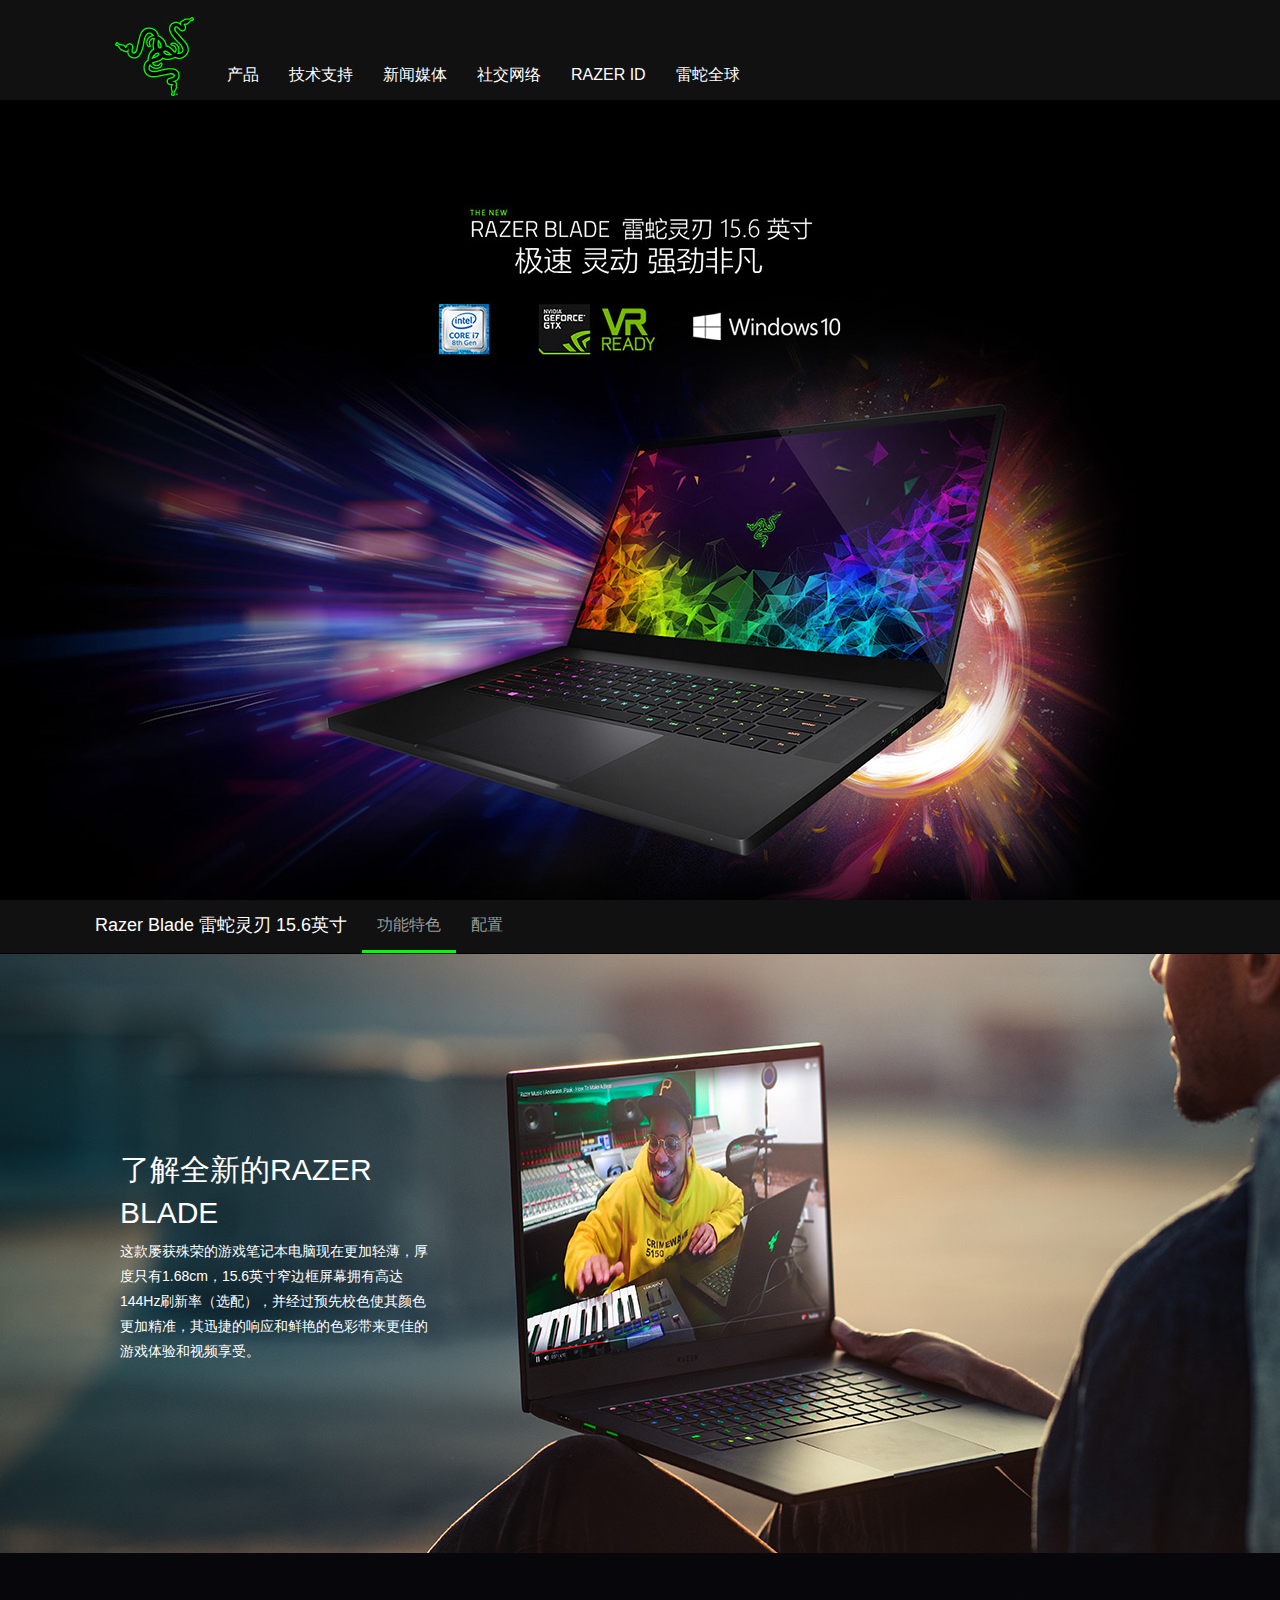
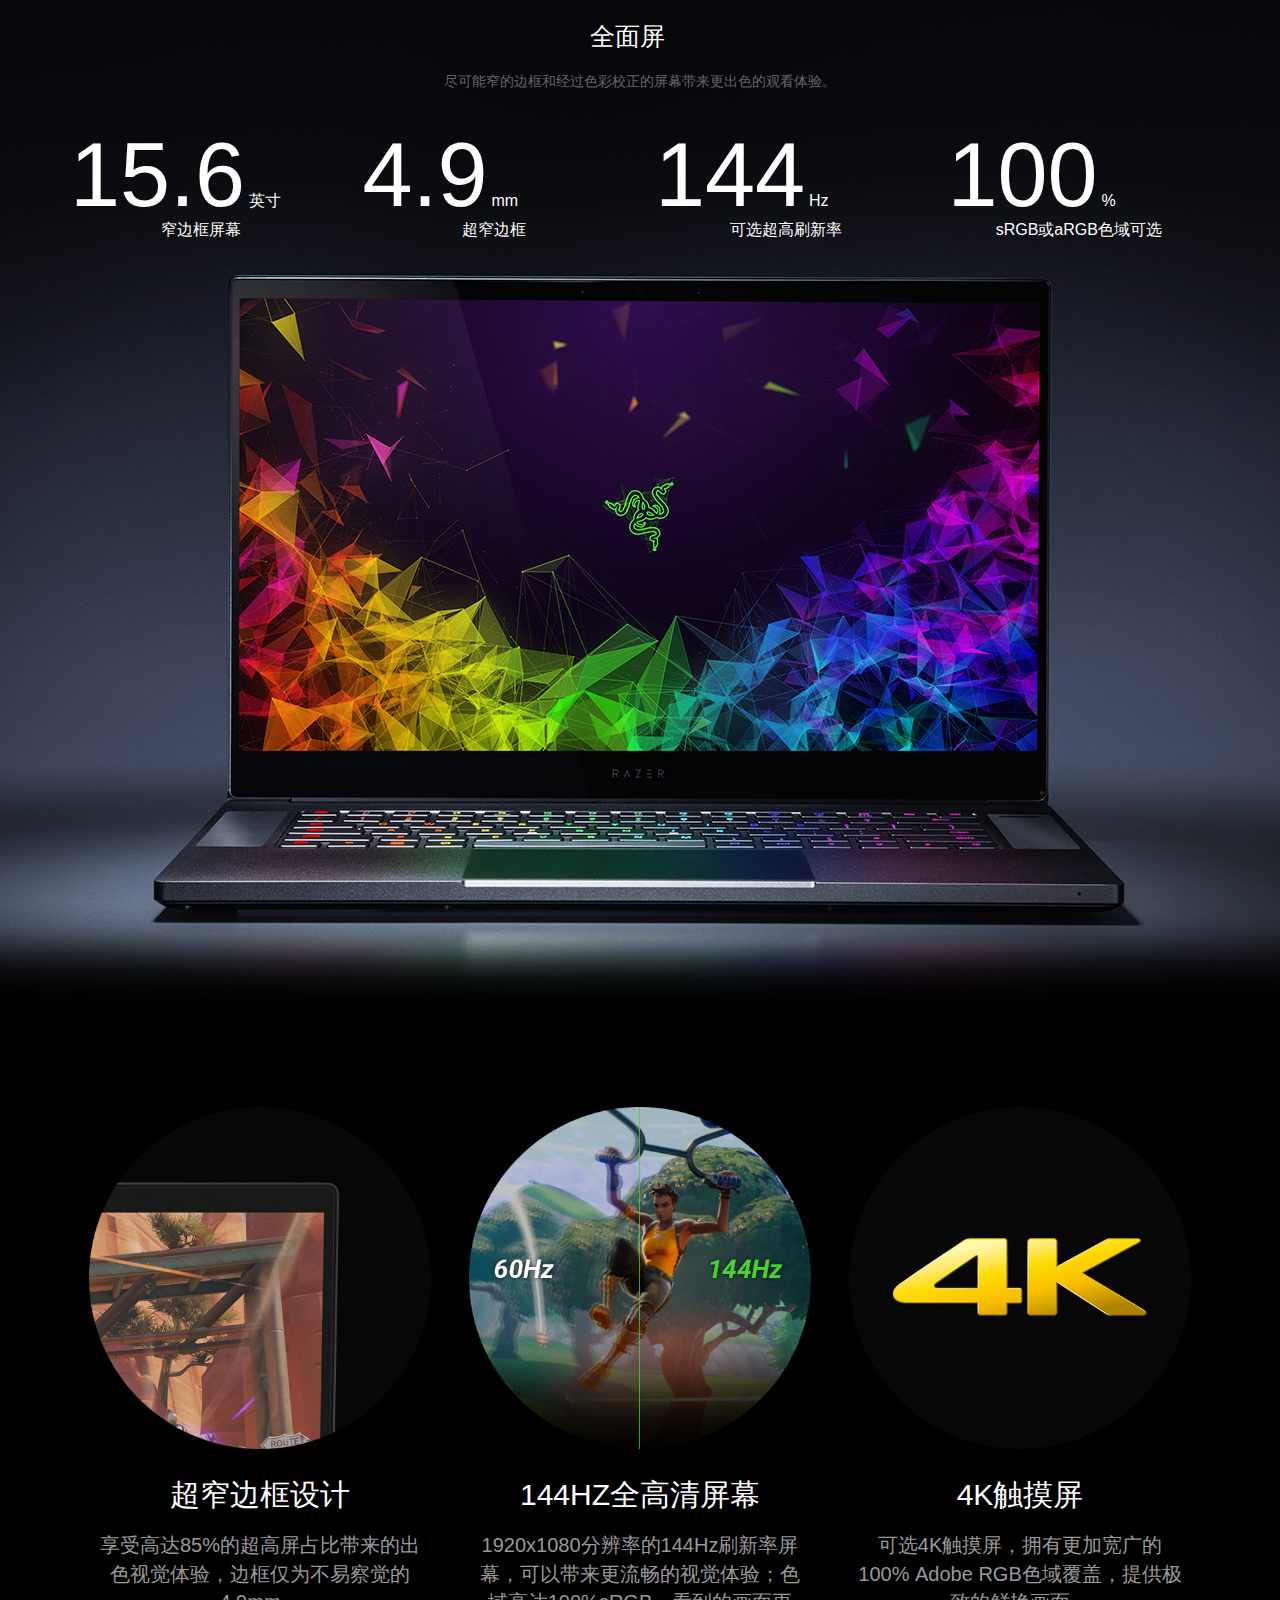
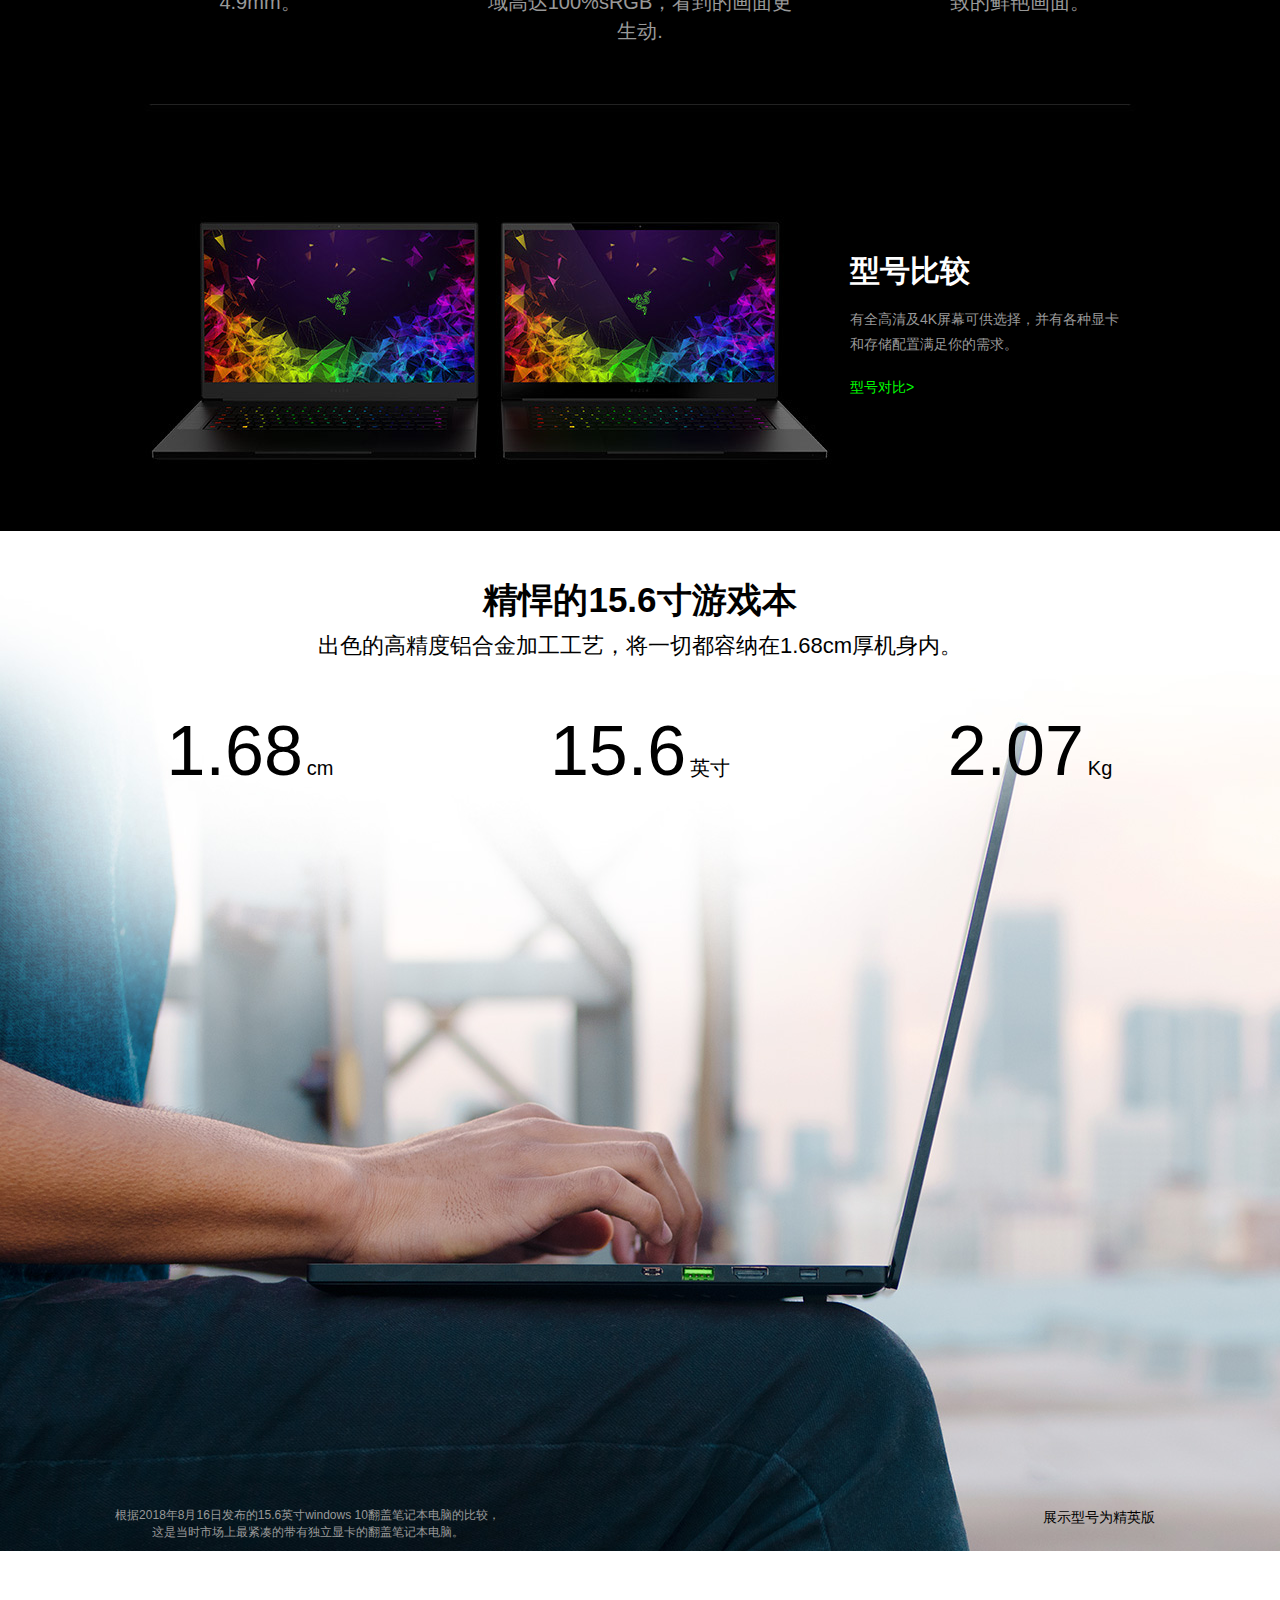
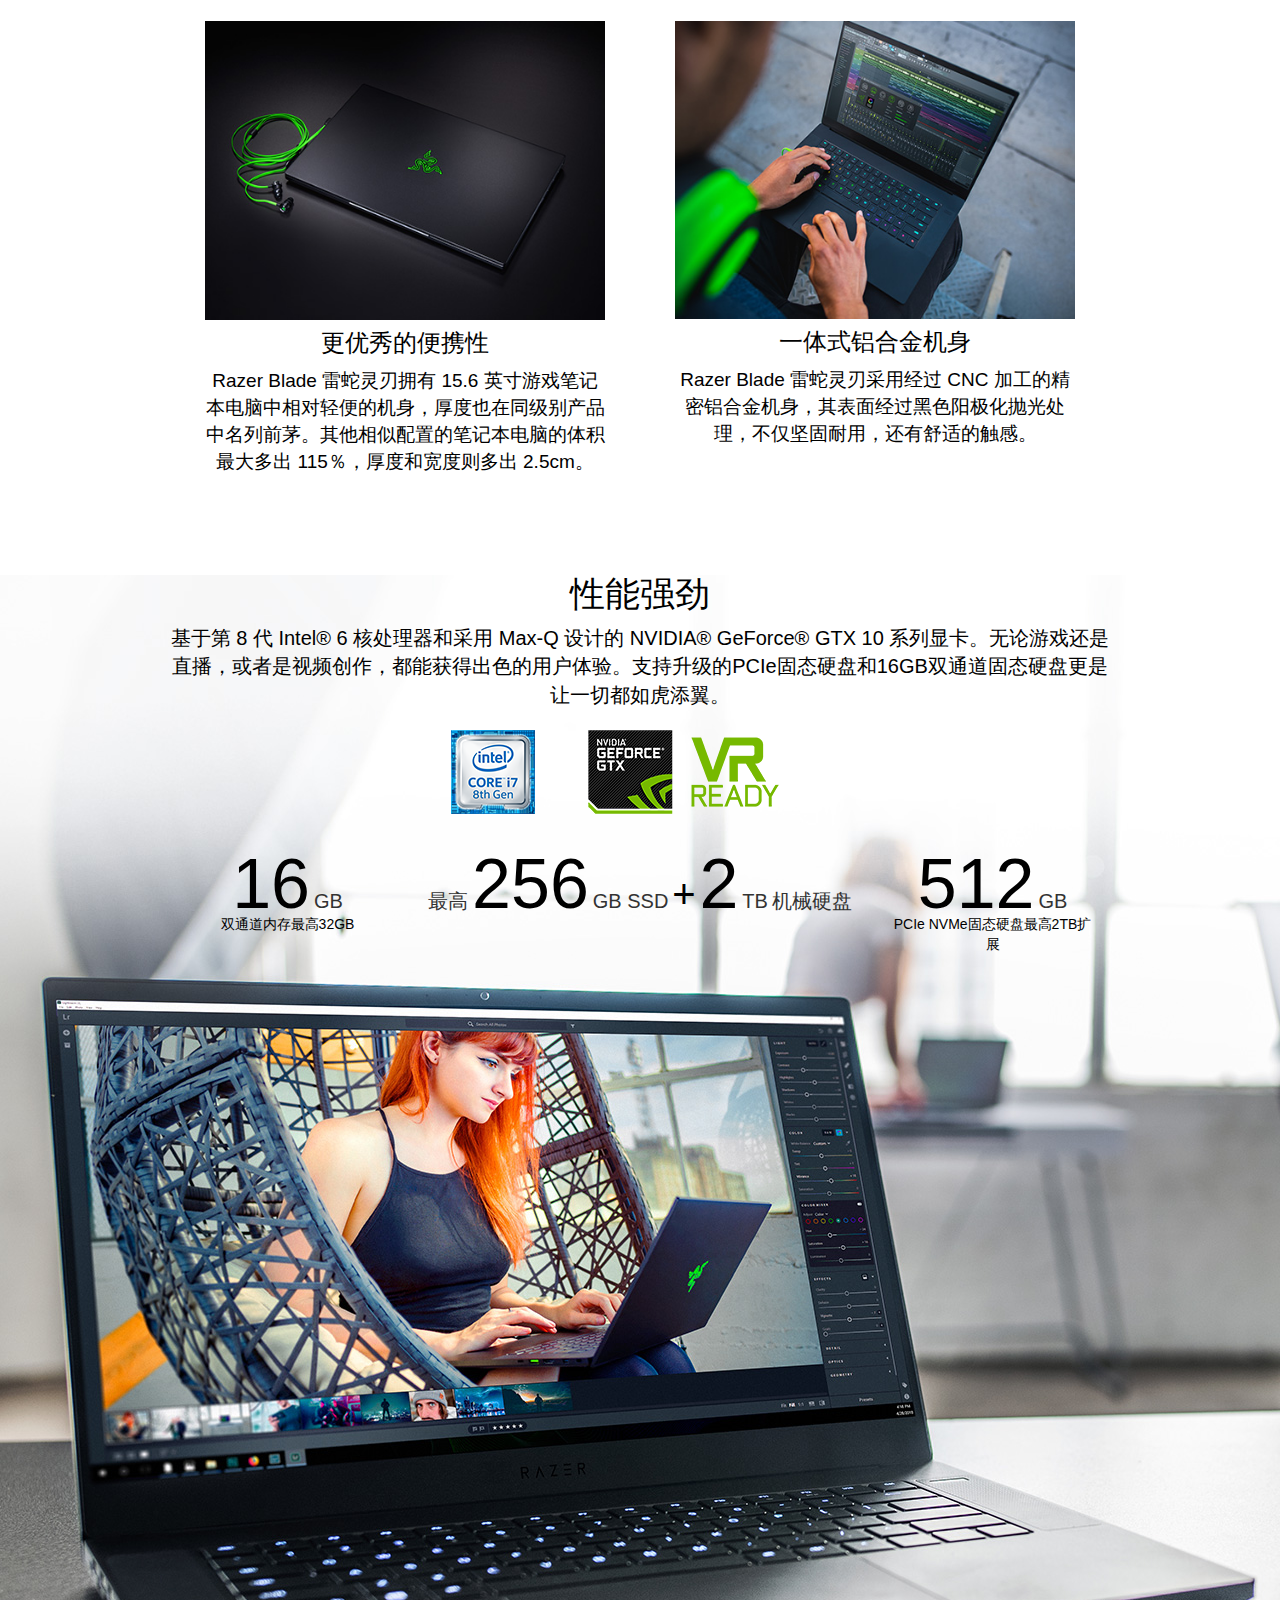
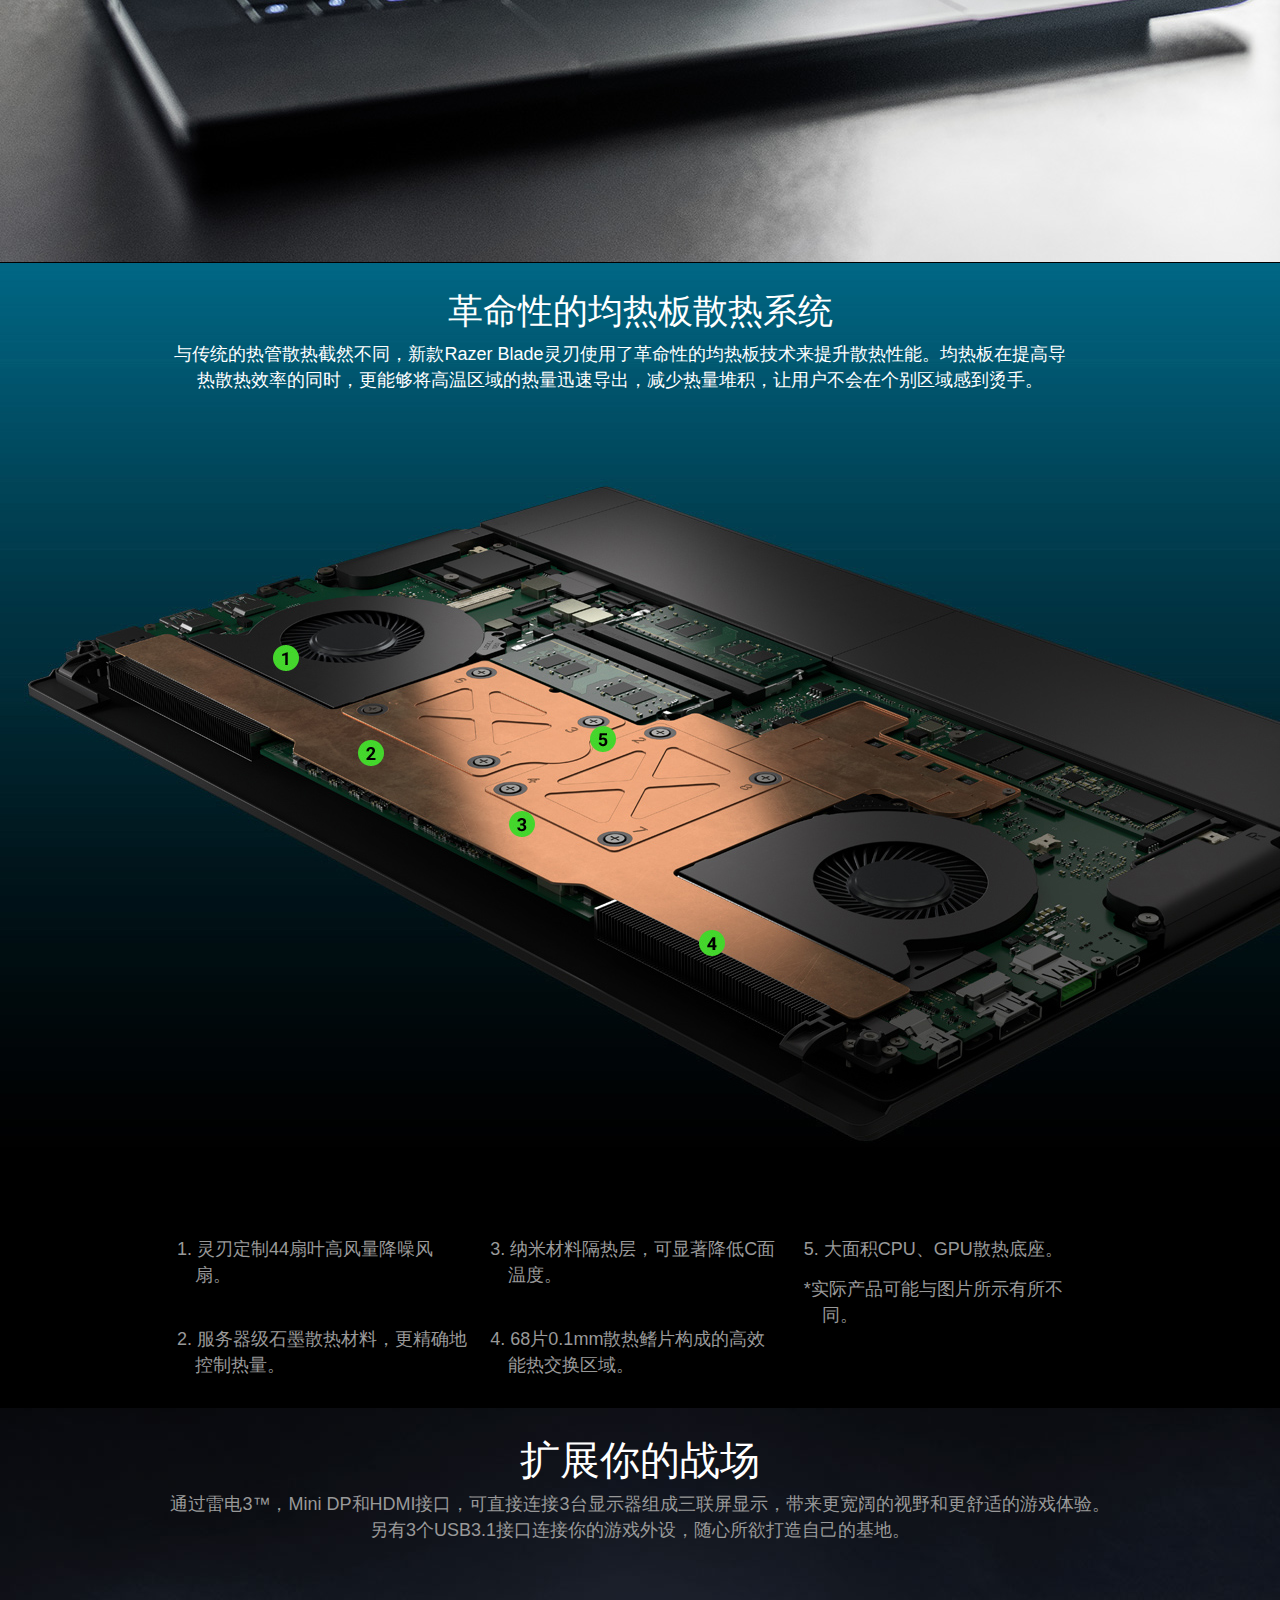
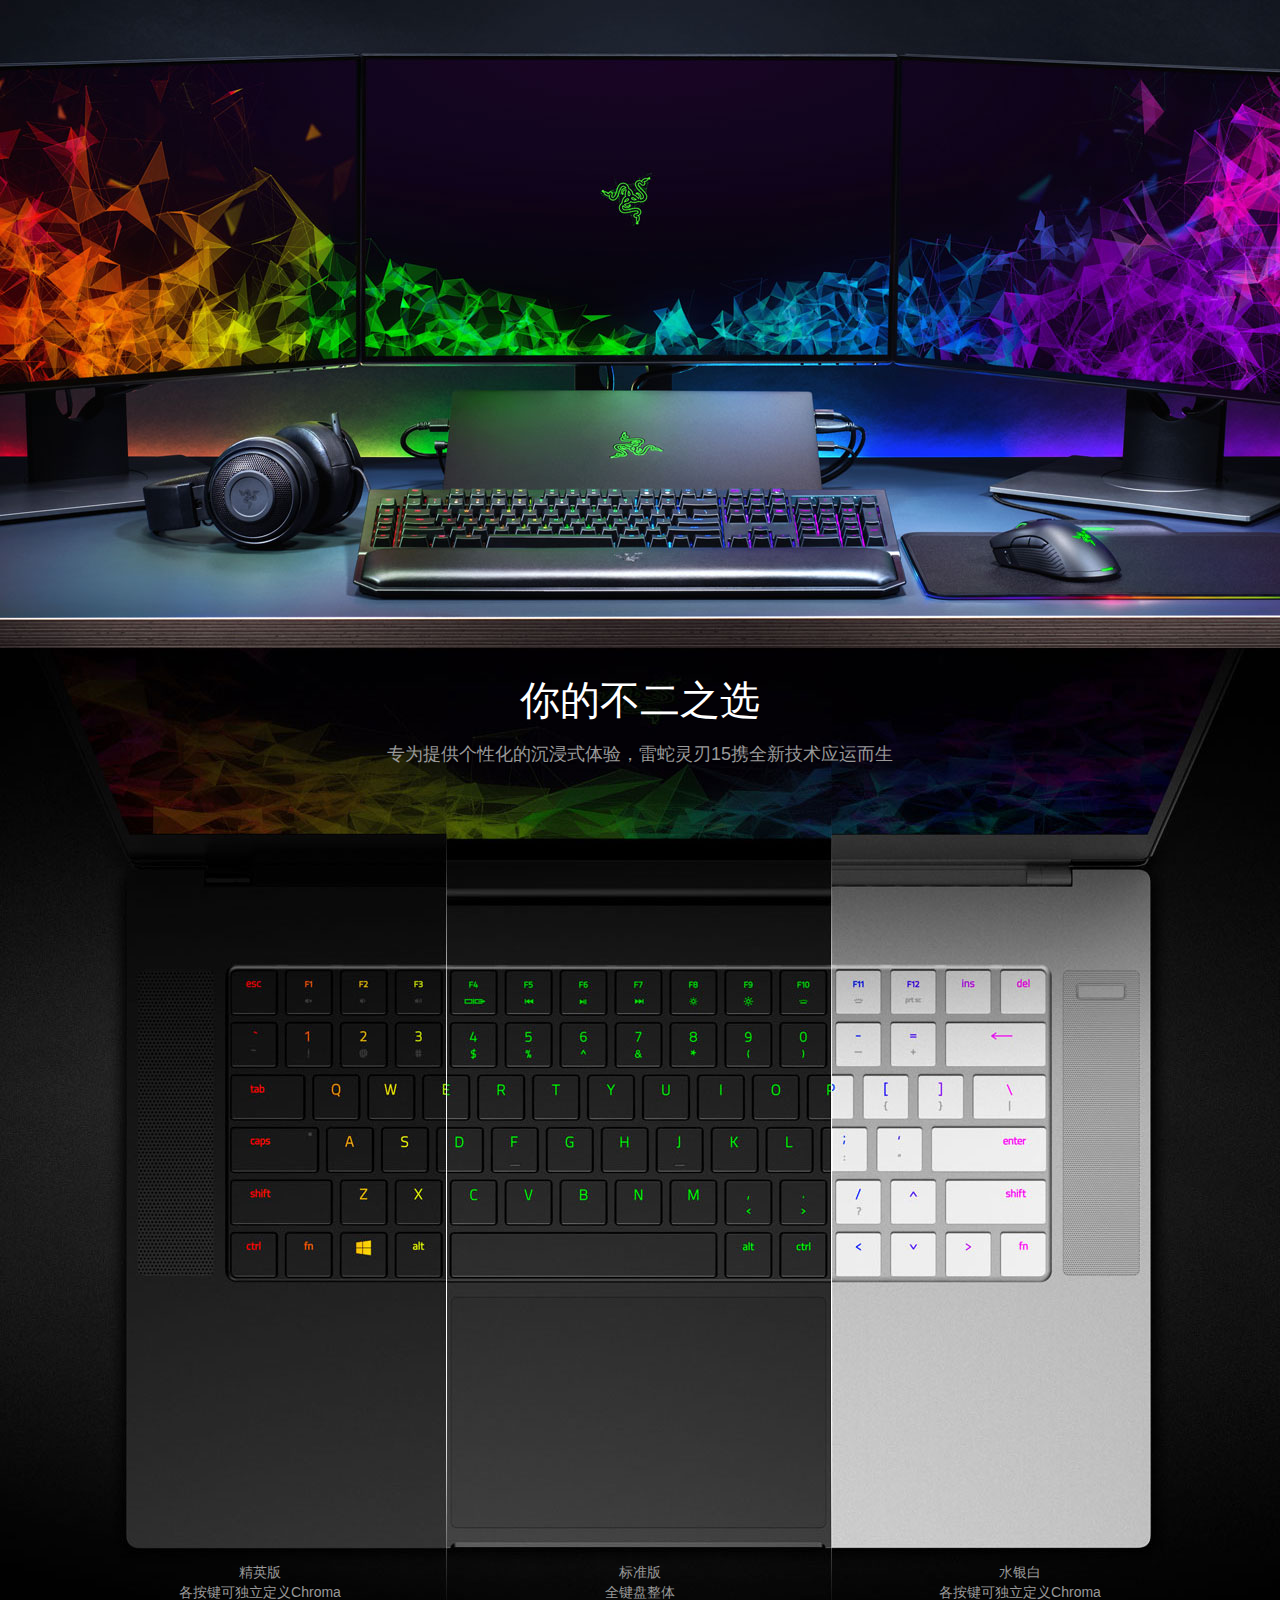
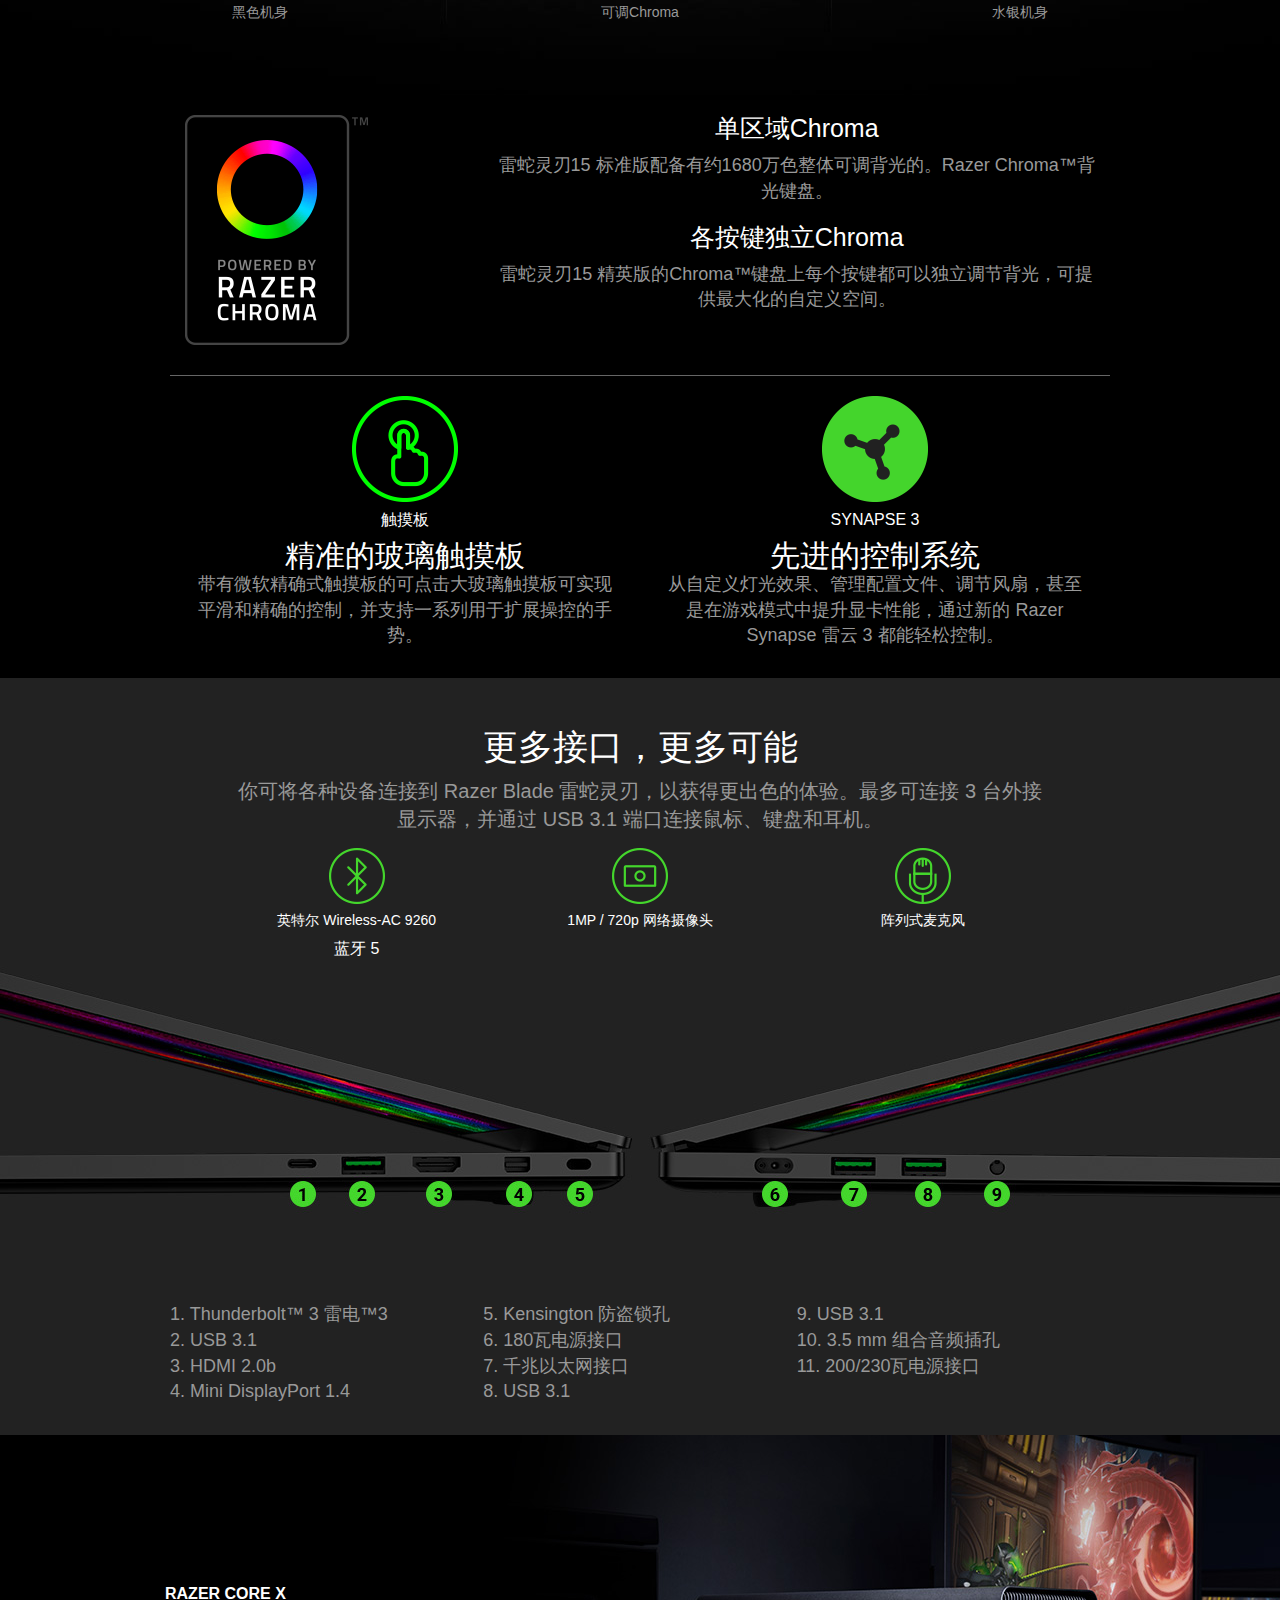
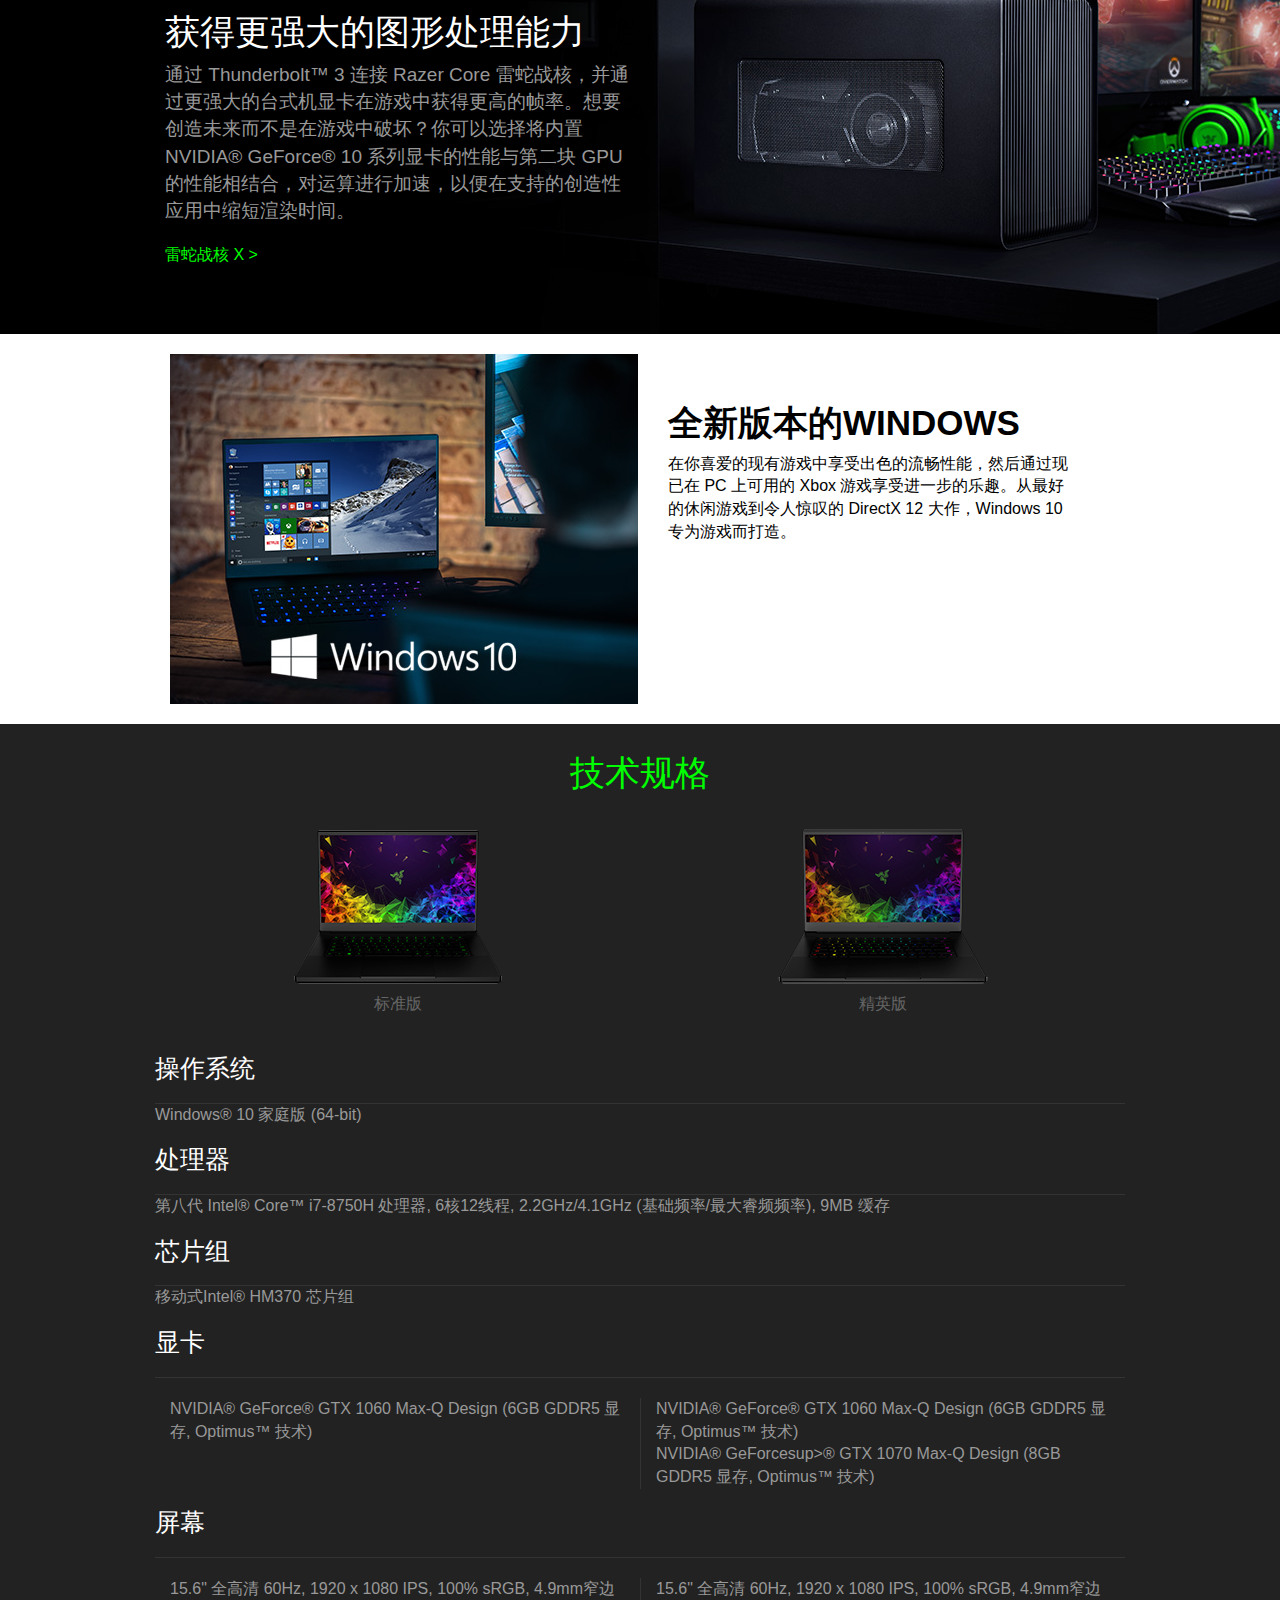
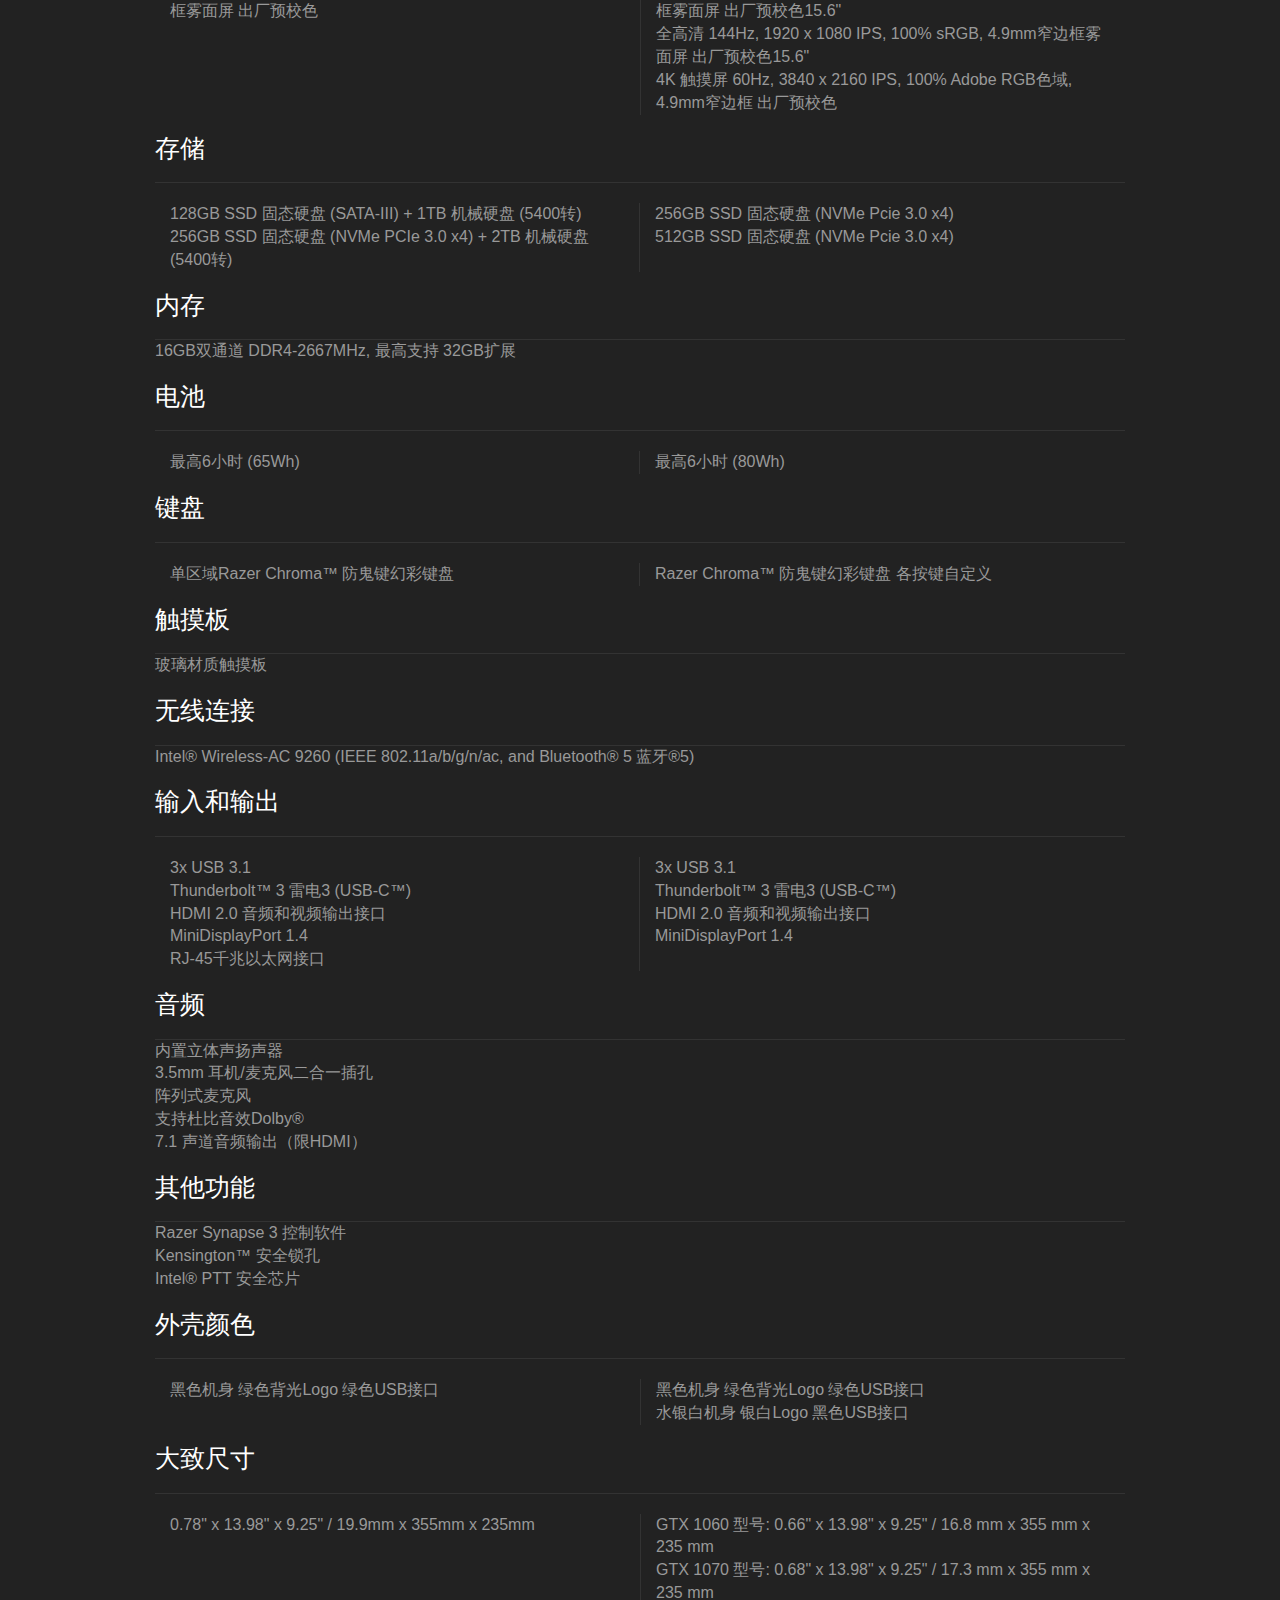
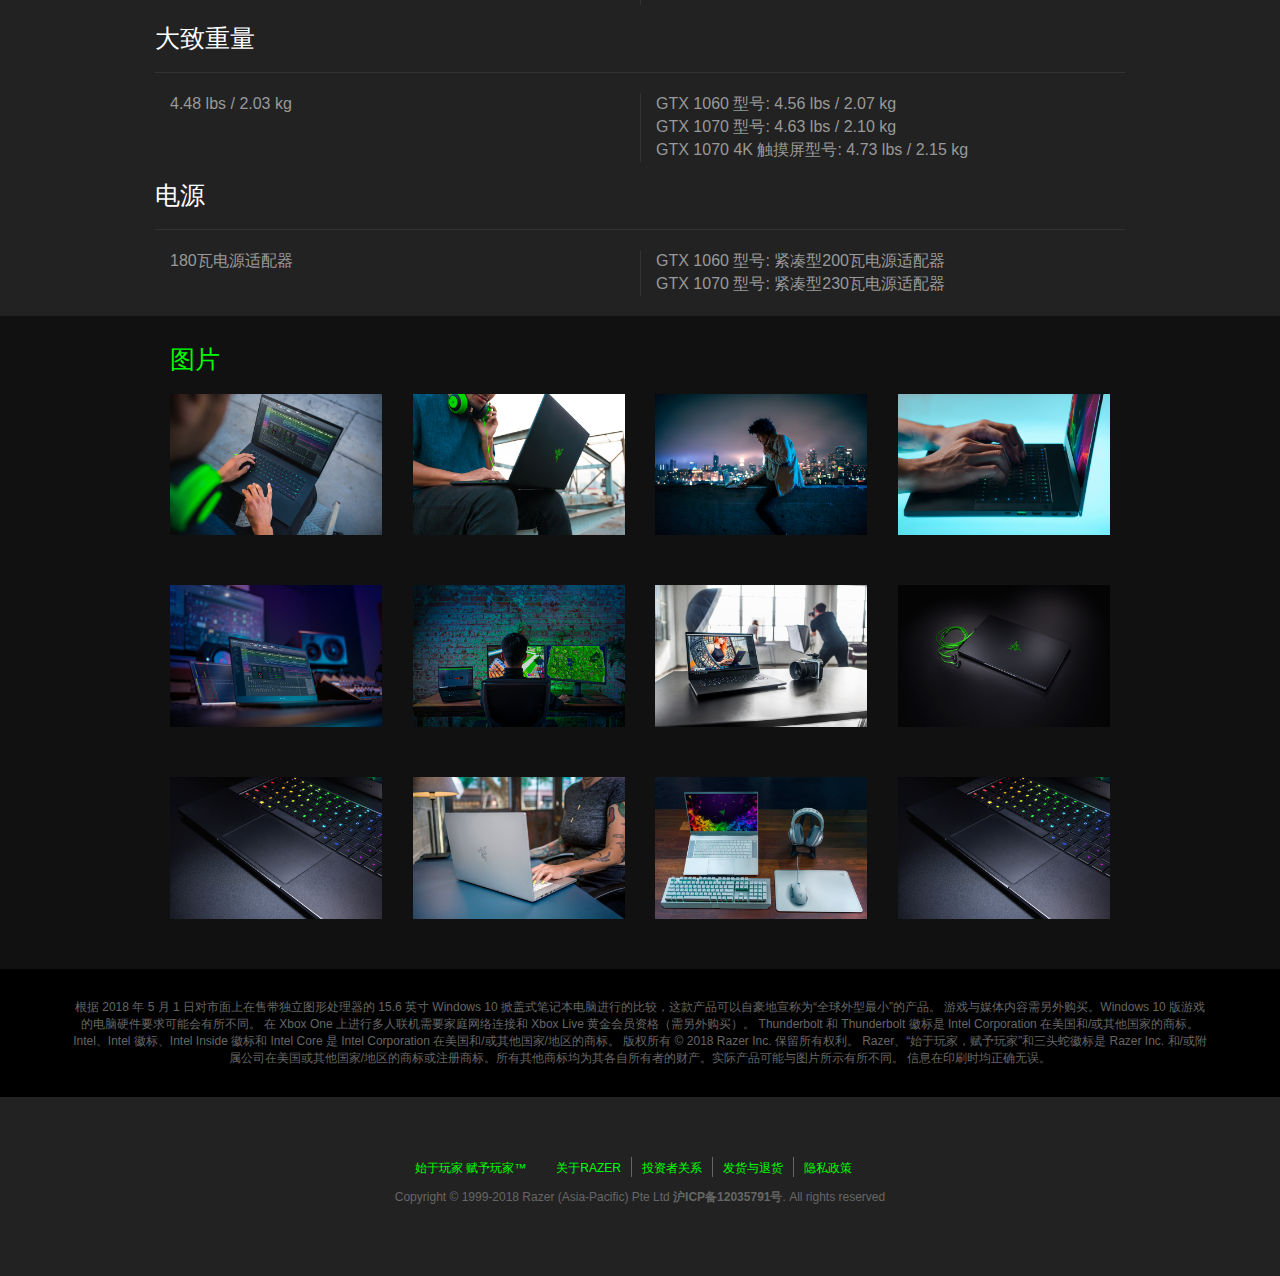
<file: html/04content.html>
<!DOCTYPE html>
<html lang="en">
<head>
	<meta charset="UTF-8">
	<title>Document</title>
	<link rel="stylesheet" href="../bootstrap/css/bootstrap.css">
	<link rel="stylesheet" href="../bootstrap/css/04content.css">
	<link rel="stylesheet" href="../bootstrap/css/cssreset.css">
	<script src="../bootstrap/js/jquery-1.11.1.js"></script>
	<script src="../bootstrap/js/bootstrap.js"></script>
	<script src="../bootstrap/js/04content.js"></script>
</head>
<body>
	
<nav class="navbar navbar-default g-nav navbar-fixed-top">
	<div class="container-fluid g-head">
	    <div class="navbar-header head">
	     	<button type="button" class="navbar-toggle collapsed btn" data-toggle="collapse" data-target="#bs-example-navbar-collapse-1" aria-expanded="false">
	        	<span>X</span>
	      	</button>
	      	<a class="navbar-brand logo" href="../index.html"><img src="../imges/logo.jpg" alt=""></a>
	    </div>

	    <div class="collapse navbar-collapse g-menu" id="bs-example-navbar-collapse-1">
	      	<ul class="nav navbar-nav menu">
	        	<li class="dropdown">
	          		<a href="#" class="dropdown-toggle" data-toggle="dropdown" role="button" aria-haspopup="true" aria-expanded="false">产品
	            	<div class="trangle"></div>
	          		</a>
	          		<ul class="dropdown-menu g-twomenu">
			            <li class="game">
			              	<a href="02cpu.html">游戏笔记本</a>
			              	<div class="g-threemenu dy">
				                <ul>
				                  <h4>笔记本电脑</h4>
				                  <li><a href="04content.html">Razer Blade雷蛇灵刃15英寸</a></li>
				                  <li><a href="#">Razer Core X雷蛇战核X</a></li>
				                  <li><a href="#">Razer Project Linda</a></li>
				                  <li><a href="#">Razer Core战核V2</a></li>
				                  <li><a href="#">新款Razer Blade Pro灵刃专业版</a></li>
				                  <li><a href="#">新款Razer Blade灵刃</a></li>
				                  <li><a href="#">新款Razer Blade Stealth灵刃潜行版</a></li>
				                  <li><a href="#">Razer Blade Stealth 灵刃潜行版</a></li>
				                </ul>
			              	</div>
			            </li>
	            		<li>
	              			<a href="#">游戏键盘</a>
	              			<div class="g-threemenu dy">
				                <ul>
					                <h4>机械键盘</h4>
					                <li><a href="#">Razer BlackWindow Essential雷蛇黑寡妇蜘蛛标准版</a></li>
					                <li><a href="#">Razer BlackWindow Elite雷蛇黑寡妇蜘蛛精英版</a></li>
					                <li><a href="#">Razer Huntsman Elite雷蛇猎魂光蛛精英版</a></li>
					                <li><a href="#">Razer Huntsman 雷蛇猎魂光蛛</a></li>
					                <li><a href="#">Razer BlackWindow Ultimate黑寡妇蜘蛛终极版(防水防尘款)</a>li>
					                <li><a href="#">黑寡妇蜘蛛X幻彩耀金版</a></li>
					                <li><a href="#">Razer BlackWindow TE Chroma V2 黑寡妇蜘蛛竞技幻彩版 V2</a>li>
					                <li><a href="#">Razer BlackWindow Chroma V2黑寡妇蜘蛛幻彩版V2</a></li>
					                <li><a href="#">Razer BlackWindow X Tournament Edition 黑寡妇蜘蛛X竞技版</a><li>
					                <li><a href="#">Razer BlackWindow X 黑寡妇蜘蛛X</a></li>
					                <li><a href="#">Razer BlackWindow X Chroma 黑寡妇蜘蛛X标准版</a></li>
					                <li><a href="#">Razer BlackWindow X Tournament Edition 黑寡妇蜘蛛X精英版</a></li>
				                </ul>
				                <ul>
				                    <h4>轻机械键盘</h4>
				                    <li><a href="#">Razer Omata Chroma雨林狼蛛幻彩版</a></li>
				                    <li><a href="#">Razer Omata 雨林狼蛛</a></li>
				                </ul>
				                <ul>
				                  	<h4>标准键盘</h4>
					                <li><a href="#">Razer Cynosa Chroma Pro萨诺狼蛛幻彩专业版</a></li>
					                <li><a href="#">Razer Cynosa Chroma 萨诺狼蛛幻彩版</a></li>
					                <li><a href="#">Razer Cynosa Pro雷蛇萨诺狼蛛专业版游戏键盘</a></li>
					                <li><a href="#">Razer Cynosa 雷蛇萨诺狼蛛游戏键盘</a></li>
					                <li><a href="#">Razer DeathStalket Essential噬魂金蝎</a></li>
					                <li><a href="#">Razer DeathStalket Essential噬魂金蝎标准版</a></li>
					                <li><a href="#">Razer DeathStalket Chroma噬魂金蝎幻彩版</a></li>
				                </ul>
	                			<ul>
				                  	<h4>游戏专用键盘</h4>
				                  	<li><a href="#">Razer Tartarus V2塔洛斯魔蝎V2</a></li>
				                </ul>
	              			</div>
	            		</li>
			            <li>
			              	<a href="03mouse.html">游戏鼠标</a>
			              	<div class="g-threemenu dy">
				                <ul>
				                  <h4>无线</h4>
				                  <li><a href="#">Razer Mamba Wireless曼巴眼镜蛇无线版</a></li>
				                  <li><a href="#">Razer 雷蛇曼巴眼镜蛇超极版+雷蛇烈焰神虫超极版</a></li>
				                </ul>
				                <ul>
				                  <h4>人体工程学</h4>
				                  <li><a href="#">Razer Basilisk Essential雷蛇巴塞利斯蛇标准版</a></li>
				                  <li><a href="#">Razer DealthAdder Essential White 雷蛇蝰蛇白色标准版</a></li>
				                  <li><a href="#">Razer Mamba Elite曼巴眼镜蛇精英版</a></li>
				                  <li><a href="#">Razer DeathAdder Essential雷蛇蝰蛇标准版游戏鼠标</a></li>
				                  <li><a href="#">Razer Basilisk巴塞利斯蛇</a></li>
				                  <li><a href="#">Razer DeathAadder Elite雷蛇蝰蛇精英版游戏鼠标</a></li>
				                </ul>
				                <ul>
				                  <h4>双手通用</h4>
				                  <li><a href="#">Razer Abyssus Essential雷蛇狂蛇</a></li>
				                  <li><a href="#">Razer Lancehead锐蝮蛇</a></li>
				                  <li><a href="#">Razer Lancehead Tournament Edition锐蝮蛇竞技版</a></li>
				                </ul>
				                <ul>
				                  <h4>大型多人在线</h4>
				                  <li><a href="#">Razer Naga Trinity那伽梵蛇进化版</a></li>
				                </ul>
				                <ul>
				                  <h4>便携式</h4>
				                  <li><a href="#">Razer Atheris刺鳞树蝰</a></li>
				                </ul>
			            	</div>
	            		</li>
	            		<li>
	              			<a href="#">游戏鼠标垫</a>
	              			<div class="g-threemenu dy">
				                <ul>
				                  <h4>软垫</h4>
				                  <li><a href="#">Razer Golisthus Extened Chroma 重装甲虫幻彩版加长款</a></li>
				                  <li><a href="#">Razer Golisthus Chroma重装甲虫幻彩版</a></li>
				                  <li><a href="#">Razer Sphex V2掘土黄蜂V2</a></li>
				                  <li><a href="#">Razer Gigantus 巨甲虫</a></li>
				                  <li><a href="#">Razer Gigantus重装巨甲虫</a></li>
				                </ul>
				                <ul>
				                  <h4>硬垫</h4>
				                  <li><a href="#">Razer Firefly Cloth Edition 烈焰神虫织物版</a></li>
				                  <li><a href="#">Razer Firefly 烈焰神虫</a></li>
				                </ul>
				                <ul>
				                  <h4>便携式</h4>
				                  <li><a href="#">Razer Golisthus Mobile Stealth Edition重装甲虫移动潜行版</a></li>
				                </ul>
				                <ul>
				                  <h4>双面</h4>
				                  <li><a href="#">Razer Vespula V2黄斑胡峰V2</a></li>
				                </ul>
	             			</div>
	            		</li>
			            <li>
			              	<a href="#">游戏套装</a>
			              	<div class="g-threemenu dy">
				                <ul>
				                  <h4>游戏套装</h4>
				                  <li><a href="#">Razer Quartz粉晶版</a></li>
				                  <li><a href="#">Razer 酷黑特别版套装:黑寡妇蜘蛛X终极版+太攀皇蛇3500+北海巨妖7.1+重装甲虫移动版</a></li>
				                  <li><a href="#">Razer 雷蛇狂蛇2000+重装甲虫速度版套装</a></li>
				                  <li><a href="#">Razer 雷蛇狂蛇2000+重装甲虫控制版套装</a></li>
				                  <li><a href="#">Razer《穿越火线》2015键鼠组合：黑寡妇蜘蛛竞技版+雷蛇蝰蛇1800</a></li>
				                  <li><a href="#">Razer Turret堡垒神蛛</a></li>
				                </ul>
			              	</div>      
			            </li>
			            <li>
			              	<a href="#">游戏软件</a>
			              	<div class="g-threemenu dy">
				                <ul>
				                  <h4>游戏软件</h4>
				                  <li><a href="#">Razer Arena</a></li>
				                  <li><a href="#">Razer Cortex雷游</a></li>
				                  <li><a href="#">Razer Synapse雷云</a></li>
				                  <li><a href="#">Razer Synapse3 雷云3</a></li>
				                  <li><a href="#">Razer Surround雷音</a></li>
				                </ul>
			              	</div>
			            </li>
	            		<li>
	              			<a href="#">游戏周边</a>
	              			<div class="g-threemenu dy">
				                <ul>
				                  	<h4>游戏广播 </h4>
				                  	<li><a href="#">Razer Ripsaw锯齿鲶</a></li>
				                  	<li><a href="#">Razer Stargazer 瞻星鱼</a></li>
				                </ul>
				                <ul>
					                <h4>游戏周边</h4>
					                <li><a href="#">Razer15.6" 内胆包</a></li>
					                <li><a href="#">Razer17.3" 内胆包</a></li>
					                <li><a href="#">Razer Blade Stealth灵刃潜行版专用内胆包</a></li>
					                <li><a href="#">Razer15.6"战术背包</a></li>
					                <li><a href="#">Razer13.3"游侠背包</a></li>
					                <li><a href="#">Razer15.6"游侠背包</a></li>
					                <li><a href="#">Razer17.3"游侠背包</a></li>
					                <li><a href="#">Razer战术专业背包</a></li>
					                <li><a href="#">Razer雇佣兵背包</a></li>
					                <li><a href="#">Razer多功能背包</a></li>
					                <li><a href="#">Razer键盘包</a></li>
					                <li><a href="#">Razer Pouch 鼠标包</a></li>
				                </ul>
				                <ul>
				                    <h4>游戏附件</h4>
				                    <li><a href="#">Razer USB Audio Enhancer 雷蛇音频增强器</a></li>
				                    <li><a href="#">Razer Mouse Bungee V2雷蛇鼠标固线器</a></li>
				                    <li><a href="#">Razer Keyboard Bag V2雷蛇键盘包V2</a></li>
				                    <li><a href="#">Razer Kraken 北海巨妖专用猫耳配件</a></li>
				                    <li><a href="#">Razer Base Station Chroma幻彩基座</a></li>
				                    <li><a href="#">Razer Chroma Hardware Development Kit 幻彩硬件开发套件</a></li>
				                    <li><a href="#">Razer Ergonomic Keyboard Rest人体工程学键盘腕托</a></li>
				                    <li><a href="#">Razer Chroma Mug杯座</a></li>
				                    <li><a href="#">Razer Mouse Bungee鼠标固线器</a></li>
				                    <li><a href="#">Razer Armadillo2 犰狳2</a></li>
				                </ul>
				                <ul>
				                    <h4>产品附件</h4>
				                    <li><a href="#">Razer Laptop stand Chroma 幻彩笔记本支架</a></li>
				                    <li><a href="#">Razer Atheris 刺鳞树蝰鼠标包</a></li>
				                    <li><a href="#">Razer Ergonomic Mouse Rest人体工程学鼠标腕托</a></li>
				                    <li><a href="#">Razer Mouse Pouch V2雷蛇鼠标包 V2</a></li>
				                    <li><a href="#">Razer Cooling Gelinfused Cloth Ear Cushion Kit   雷蛇战戟鲨专用清凉布面凝胶替换耳垫套装</a></li>
				                    <li><a href="#">Razer Power Bank 移动电源</a></li>
				                    <li><a href="#">Razer AC Adapter 45W for Razer Blade Stealth</a></li>
				                    <li><a href="#">Razer 150W Power Adapter</a></li>
				                    <li><a href="#">Razer 165W Power Adapter165瓦电源适配器</a></li>
				                </ul>
	              			</div>
	            		</li>
	            		<li>
	              			<a href="#">游戏音频</a>
	              			<div class="g-threemenu dy">
				                <ul>
				                    <h4>数字耳麦</h4>
				                    <li><a href="#">Razer Nari Ultimate影鲛终极版</a></li>
				                    <li><a href="#">Razer Nari 影鲛</a></li>
				                    <li><a href="#">Razer Nari Essential 影鲛标准版</a></li>
				                    <li><a href="#">Razer Kraken TE 雷蛇北海巨妖竞技版</a></li>
				                    <li><a href="#">Razer Kraken 北海巨妖7.1V2</a></li>
				                    <li><a href="#">Razer Kraken 北海巨妖USB</a></li>
				                    <li><a href="#">Razer Electra 雷霆齿鲸V2USB</a></li>
				                    <li><a href="#">Razer ManO' War战神7.1</a></li>
				                    <li><a href="#">Razer ManO' War战神</a></li>
				                </ul>
				                <ul>
				                    <h4>入耳式耳机</h4>
				                    <li><a href="#">Razer Hammerhead战锤狂鲨BT</a></li>
				                    <li><a href="#">Razer HammerheadiOS 战锤狂鲨iOS专用版</a></li>
				                    <li><a href="#">Razer 战锤狂鲨 USB-C</a></li>
				                    <li><a href="#">Razer Hammerhead Pro V2战锤狂鲨专业版</a></li>
				                    <li><a href="#">Razer Hammerhead 战锤狂鲨V2</a></li>
				                </ul>
				                <ul>
				                  	<h4>直播设备</h4>
				                  	<li><a href="#">Razer Ifrit雷蛇火精灵</a></li>
				                  	<li><a href="#">Razer Serren Elite雷蛇魔音海妖精英版</a></li>
				                  	<li><a href="#">Razer Serren雷蛇魔音海妖X</a></li>
				                  	<li><a href="#">Razer Kiyo雷蛇清姬</a></li>
				                </ul>
				                <ul>
				                    <h4>音箱</h4>
				                    <li><a href="#">Razer Nommo Pro 雷蛇天狼星专业版</a></li>
				                    <li><a href="#">Razer Nommo 雷蛇天狼星</a></li>
				                    <li><a href="#">Razer Nommo Chroma雷蛇天狼星幻彩版</a></li>
				                    <li><a href="#">Razer Leviathan Mini利维坦巨兽迷你</a></li>
				                    <li><a href="#">Razer Leviathan利维坦巨兽</a></li>
				                </ul>
				                <ul>
				                    <h4>模拟耳麦</h4>
				                    <li><a href="#">Razer Kraken Pro V2北海巨妖专业版V2</a></li>
				                    <li><a href="#">Razer Tiamat迪亚海魔7.1V2</a></li>
				                    <li><a href="#">Razer Tiamat迪亚海魔2.2V2</a></li>
				                </ul>
	              			</div>
	            		</li>
	            		<li>
	              			<a href="#">主机专用</a>
	              			<div class="g-threemenu dy">
				                <ul>
				                    <h4>游戏手柄</h4>
				                    <li><a href="#">Razer Rajiu Ultimate雷蛇飓兽终极版</a></li>
				                    <li><a href="#">Razer Rajiu Tournament Edition雷蛇飓兽竞技版</a></li>
				                    <li><a href="#">Razer Wolveine Tournament Edition 雷蛇幻影战狼竞技版Xbox One游戏手柄</a></li>
				                    <li><a href="#">Razer Wolveine Tournament Edition 雷蛇幻影战狼终极版Xbox One游戏手柄</a></li>
				                    <li><a href="#">Razer Panthera 潘德拉猎豹PlayStation4街机摇杆</a></li>
				                    <li><a href="#">Razer Rajiu 飓兽PlayStation4街机摇杆</a></li>
				                    <li><a href="#">Razer Atrox Arcade Stick 悍猛狂狮Xbox One街机摇杆</a></li>
				                </ul>
				                <ul>
				                    <h4>游戏耳麦</h4>
				                    <li><a href="#">Razer Thresher for PS4 雷蛇PS4专用战戟鲨</a></li>
				                    <li><a href="#">Razer Thresher 7.1战戟鲨PlayStation4无线耳麦</a></li>
				                    <li><a href="#">Razer Thersher战戟鲨Xbox One无线耳麦</a></li>
				                    <li><a href="#">Razer Thersher Tournament Edition战戟鲨竞技版 有线耳麦</a></li>
				                    <li><a href="#">Razer Thersher Ultimate 战戟鲨终极版PlayStation4无线耳麦</a></li  >
				                    <li><a href="#">Razer Thersher Ultinament战戟鲨终极版Xbox One无线耳麦</a></li>
				                </ul>
	              			</div>
	            		</li>
	            		<li>
	              			<a href="#">授权产品</a>
	              			<div class="g-threemenu dy">
				                <ul>
					                <h4>授权产品</h4>
					                <li><a href="#">SKT T1定制版</a></li>
					                <li><a href="#">Destiny 2 命运2</a></li>
					                <li><a href="#">LGD战队</a></li>
					                <li><a href="#">Overwatch D.Va</a></li>
					                <li><a href="#">Overwatch 守望先锋</a></li>
					                <li><a href="#">QQ5S 炫舞时代</a></li>
					                <li><a href="#">QQDancer QQ炫舞</a></li>
					                <li><a href="#">We Fire全民突击</a></li>
					                <li><a href="#">NZ 逆战</a></li>
					                <li><a href="#">Xiantu2 仙途2</a></li>
					                <li><a href="#">World of Tanks 坦克世界</a></li>
					                <li><a href="#">DNF 地下城与勇士</a></li>
					                <li><a href="#">CrossFire 穿越火线</a></li>
				                </ul>
	              			</div>
	            		</li>
	          		</ul>
	        	</li>
	        	<li class="dropdown">
	          		<a href="#" class="dropdown-toggle" data-toggle="dropdown" role="button" aria-haspopup="true" aria-expanded="false">技术支持
	          		<div class="trangle"></div>
	          		</a>
			        <ul class="dropdown-menu g-twomenu">
			            <li><a href="#">产品注册</a></li>
			            <li><a href="#">知识库和常见问题</a></li>
			            <li><a href="#">产品手册及驱动下载</a></li>
			            <li><a href="#">质宝条款</a></li>
			            <li><a href="#">技术支持与售后服务</a></li>
			        </ul>
	        	</li>
		        <li class="dropdown">
		            <a href="#" class="dropdown-toggle" data-toggle="dropdown" role="button" aria-haspopup="true" aria-expanded="false">新闻媒体
		            <div class="trangle"></div>
		            </a>
		            <ul class="dropdown-menu g-twomenu">
		                <li><a href="#">媒体报道</a></li>
		                <li><a href="#">官方公告</a></li>
		            </ul>
		        </li>
	        	<li><a href="#">社交网络<div class="trangle"></div></a></li>
	        	<li><a href="06login.html">RAZER ID<div class="trangle"></div></a></li>
	        	<li class="dropdown">
	            	<a href="#" class="dropdown-toggle" data-toggle="dropdown" role="button" aria-haspopup="true" aria-expanded="false">雷蛇全球
	            	<div class="trangle"></div>
	           		</a>
		            <ul class="dropdown-menu g-twomenu">
		                <li><a href="#">北美洲</a></li>
		                <li><a href="#">美国和加拿大</a></li>
		                <li><a href="#">澳大利亚</a></li>
		                <li><a href="#">中国</a></li>
		                <li><a href="#">中国香港</a></li>
		                <li><a href="#">中国台湾</a></li>
		                <li><a href="#">日本</a></li>
		                <li><a href="#">韩国</a></li>
		                <li><a href="#">英国</a></li>
		                <li><a href="#">法国</a></li>
		                <li><a href="#">德国</a></li>
		                <li><a href="#">意大利</a></li>
		                <li><a href="#">西班牙</a></li>
		                <li><a href="#">欧洲</a></li>
		                <li><a href="#">俄罗斯</a></li>
		                <li><a href="#">亚太地区</a></li>
		            </ul>
	        	</li>
	      	</ul>
	    </div>
	</div>
</nav>





<nav class="navbar navbar-default a-nav navbar-fixed-top">
	<div class="container-fluid a-head">
	    <div class="navbar-header head">
	     	<button type="button" class="navbar-toggle collapsed btn" data-toggle="collapse" data-target="#bs-example-navbar-collapse-2" aria-expanded="false">
	        	<span>X</span>
	      	</button>
	      	<a class="navbar-brand logo" href="../index.html"><img src="../imges/logo.jpg" alt=""></a>
	    </div>

	    <div class="collapse navbar-collapse a-menu" id="bs-example-navbar-collapse-2">
	      	<ul class="nav navbar-nav menu">
	        	<li class="dropdown">
	          		<a href="#" class="dropdown-toggle" data-toggle="dropdown" role="button" aria-haspopup="true" aria-expanded="false">产品
	            	<div class="trangle"></div>
	          		</a>
	          		<ul class="dropdown-menu a-twomenu">
			            <li class="game">
			              	<a href="02cpu.html">游戏笔记本</a>
			            </li>
	            		<li>
	              			<a href="#">游戏键盘</a>
	            		</li>
			            <li>
			              	<a href="03mouse.html">游戏鼠标</a>
	            		</li>
	            		<li>
	              			<a href="#">游戏鼠标垫</a>
	            		</li>
			            <li>
			              	<a href="#">游戏套装</a>    
			            </li>
			            <li>
			              	<a href="#">游戏软件</a>
			            </li>
	            		<li>
	              			<a href="#">游戏周边</a>
	            		</li>
	            		<li>
	              			<a href="#">游戏音频</a>
	            		</li>
	            		<li>
	              			<a href="#">主机专用</a>
	            		</li>
	            		<li>
	              			<a href="#">授权产品</a>
	            		</li>
	          		</ul>
	        	</li>
	        	<li class="dropdown">
	          		<a href="#" class="dropdown-toggle" data-toggle="dropdown" role="button" aria-haspopup="true" aria-expanded="false">技术支持
	          		<div class="trangle"></div>
	          		</a>
			        <ul class="dropdown-menu a-twomenu">
			            <li><a href="#">产品注册</a></li>
			            <li><a href="#">知识库和常见问题</a></li>
			            <li><a href="#">产品手册及驱动下载</a></li>
			            <li><a href="#">质宝条款</a></li>
			            <li><a href="#">技术支持与售后服务</a></li>
			        </ul>
	        	</li>
		        <li class="dropdown">
		            <a href="#" class="dropdown-toggle" data-toggle="dropdown" role="button" aria-haspopup="true" aria-expanded="false">新闻媒体
		            <div class="trangle"></div>
		            </a>
		            <ul class="dropdown-menu a-twomenu">
		                <li><a href="#">媒体报道</a></li>
		                <li><a href="#">官方公告</a></li>
		            </ul>
		        </li>
	        	<li><a href="#">社交网络<div class="trangle"></div></a></li>
	        	<li><a href="06login.html">RAZER ID<div class="trangle"></div></a></li>
	        	<li class="dropdown">
	            	<a href="#" class="dropdown-toggle" data-toggle="dropdown" role="button" aria-haspopup="true" aria-expanded="false">雷蛇全球
	            	<div class="trangle"></div>
	           		</a>
		            <ul class="dropdown-menu a-twomenu">
		                <li><a href="#">北美洲</a></li>
		                <li><a href="#">美国和加拿大</a></li>
		                <li><a href="#">澳大利亚</a></li>
		                <li><a href="#">中国</a></li>
		                <li><a href="#">中国香港</a></li>
		                <li><a href="#">中国台湾</a></li>
		                <li><a href="#">日本</a></li>
		                <li><a href="#">韩国</a></li>
		                <li><a href="#">英国</a></li>
		                <li><a href="#">法国</a></li>
		                <li><a href="#">德国</a></li>
		                <li><a href="#">意大利</a></li>
		                <li><a href="#">西班牙</a></li>
		                <li><a href="#">欧洲</a></li>
		                <li><a href="#">俄罗斯</a></li>
		                <li><a href="#">亚太地区</a></li>
		            </ul>
	        	</li>
	      	</ul>
	    </div>
	</div>
</nav>





















<main>
	<div class="content01">
		<div class="bg01 container">
			<img src="../imges/main/13.jpg" alt="">
			<img src="../imges/main/35.png" alt="">
		</div>
	</div>

	<nav class="navbar navbar-default m-nav container">
	  	<div class="container-fluid m-head">
	    	<div class="navbar-header head">
	      		<button type="button" class="navbar-toggle collapsed m-btn" data-toggle="collapse" data-target="#bs-example-navbar-collapse-2" aria-expanded="false">
			        <span class="sr-only">Toggle navigation</span>
			        <span class="icon-bar"></span>
			        <span class="icon-bar"></span>
			        <span class="icon-bar"></span>
		      	</button>
	      		<a class="navbar-brand" href="#">Razer Blade 雷蛇灵刃 15.6英寸</a>
	    	</div>
	    	<div class="collapse navbar-collapse m-menu" id="bs-example-navbar-collapse-2">
			    <ul class="nav navbar-nav">
			        <li class="line"><a href="#">功能特色</a></li>
			        <li><a href="#">配置</a></li>
			    </ul>
		    </div>
	  	</div>
	</nav>

	<div class="content02">
		<div class="bg02">
			<img src="../imges/main/14.jpg" alt="">
			<div class="txt">
				<span>
					<h1>了解全新的RAZER</h1>
					<h1>BLADE</h1>
				</span>
				<p>这款屡获殊荣的游戏笔记本电脑现在更加轻薄，厚度只有1.68cm，15.6英寸窄边框屏幕拥有高达144Hz刷新率（选配），并经过预先校色使其颜色更加精准，其迅捷的响应和鲜艳的色彩带来更佳的游戏体验和视频享受。</p>
			</div>
		</div>
	</div>

	<div class="content03">
		<div class="bg03 container">
			<img src="../imges/main/27.jpg" alt="">
			<div class="txt">
				<h2>全面屏</h2>
				<p>尽可能窄的边框和经过色彩校正的屏幕带来更出色的观看体验。</p>
				<div class="row data">
					<div class="col-md-3 col-xs-6 data01">
						<span class="number">15.6</span>
						<span class="hours">英寸</span>
						<p>窄边框屏幕</p>
					</div>
					<div class="col-md-3 col-xs-6 data01">
						<span class="number">4.9</span>
						<span class="hours">mm</span>
						<p>超窄边框</p>
					</div>
					<div class="col-md-3 col-xs-6 data01">
						<span class="number">144</span>
						<span class="hours">Hz</span>
						<p>可选超高刷新率</p>
					</div>
					<div class="col-md-3 col-xs-6 data01">
						<span class="number">100</span>
						<span class="hours">%</span>
						<p>sRGB或aRGB色域可选</p>
					</div>
				</div>
			</div>
		</div>
	</div>

	<div class="content04">
		<div class="row pic container">
		  	<div class="col-sm-4 col-md-4 col-xs-12">
		    	<div class="thumbnail pic01">
		      		<img src="../imges/main/16.jpg" alt="">
		      		<div class="caption">
		        		<h3>超窄边框设计</h3>
		        		<p>享受高达85%的超高屏占比带来的出色视觉体验，边框仅为不易察觉的4.9mm。</p>
		      		</div>
		    	</div>
		  	</div>
		  	<div class="col-sm-4 col-md-4 col-xs-12">
		    	<div class="thumbnail pic01">
		      		<img src="../imges/main/17.jpg" alt="">
		      		<div class="caption">
		        		<h3>144HZ全高清屏幕</h3>
		        		<p>1920x1080分辨率的144Hz刷新率屏幕，可以带来更流畅的视觉体验；色域高达100%sRGB，看到的画面更生动.</p>
		      		</div>
		    	</div>
		  	</div>
		  	<div class="col-sm-4 col-md-4 col-xs-12">
		    	<div class="thumbnail pic01">
		      		<img src="../imges/main/18.jpg" alt="">
		      		<div class="caption">
		        		<h3>4K触摸屏</h3>
		        		<p>可选4K触摸屏，拥有更加宽广的100% Adobe RGB色域覆盖，提供极致的鲜艳画面。</p>
		      		</div>
		    	</div>
		  	</div>
		</div>
	</div>

	<div class="content05">
		<div class="bg01">
			<img src="../imges/main/29.jpg" alt="">
			<div class="txt">
				<h3>型号比较</h3>
				<p>有全高清及4K屏幕可供选择，并有各种显卡和存储配置满足你的需求。</p>
				<a href="#">型号对比&gt;</a>
			</div>
		</div>
	</div>

	<div class="content06">
		<div class="bg01">
			<img src="../imges/main/19.jpg" alt="">
			<div class="txt container">
				<h2>精悍的15.6寸游戏本</h2>
				<p>出色的高精度铝合金加工工艺，将一切都容纳在1.68cm厚机身内。 </p>
				<div class="row data">
					<div class="col-md-4 col-xs-6 data01 col-sm-4">
						<span class="number">1.68</span>
						<span class="hours">cm</span>
					</div>
					<div class="col-md-4 col-xs-6 data01 col-sm-4">
						<span class="number">15.6</span>
						<span class="hours">英寸</span>
					</div>
					<div class="col-md-4 col-xs-12 data01 col-sm-4">
						<span class="number">2.07</span>
						<span class="hours">Kg</span>
					</div>
				</div>
			</div>
		</div>
		<div class="bg02 container">
			<div class="left col-md-4">
				<p>根据2018年8月16日发布的15.6英寸windows 10翻盖笔记本电脑的比较，这是当时市场上最紧凑的带有独立显卡的翻盖笔记本电脑。</p>
			</div>
			<div class="right">
				<p>展示型号为精英版</p>
			</div>
			<div class="small">
				<p>"Gaming laptop" refers to Windows OS clamshell devices with discrete graphics </p>
			</div>
		</div>
	</div>

	<div class="content07">
		<div class="row cp container">
		  	<div class="col-sm-6 col-md-6 col-xs-12">
		    	<div class="thumbnail cp01">
		      		<img src="../imges/main/41.jpg" alt="">
		      		<div class="caption">
		        		<h3>更优秀的便携性</h3>
		        		<p>Razer Blade 雷蛇灵刃拥有 15.6 英寸游戏笔记本电脑中相对轻便的机身，厚度也在同级别产品中名列前茅。其他相似配置的笔记本电脑的体积最大多出 115％，厚度和宽度则多出 2.5cm。</p>
		      		</div>
		    	</div>
		  	</div>

		  	<div class="col-sm-6 col-md-6 col-xs-12">
		    	<div class="thumbnail cp01">
		      		<img src="../imges/main/43.jpg" alt="">
		      		<div class="caption">
		        		<h3>一体式铝合金机身</h3>
		        		<p>Razer Blade 雷蛇灵刃采用经过 CNC 加工的精密铝合金机身，其表面经过黑色阳极化抛光处理，不仅坚固耐用，还有舒适的触感。</p>
		      		</div>
		    	</div>
		  	</div>
		</div>
	</div>

	<div class="content08">
		<img src="../imges/main/22.jpg" alt="">
		<div class="performance container">
			<div class="text">
				<h1>性能强劲</h1>
				<p>基于第 8 代 Intel® 6 核处理器和采用 Max-Q 设计的 NVIDIA® GeForce® GTX 10 系列显卡。无论游戏还是直播，或者是视频创作，都能获得出色的用户体验。支持升级的PCIe固态硬盘和16GB双通道固态硬盘更是让一切都如虎添翼。 </p>
			</div>
			<div class="photo col-xs-12">
				<img src="../imges/main/42.png" alt="">
				<img src="../imges/main/44.png" alt="">
				<div class="row memory">
					<div class="col-xs-12 mem01 col-sm-3">
						<span class="number">16</span>
						<span class="hours">GB</span>
						<p>双通道内存最高32GB</p>
					</div>
					<div class="col-xs-12 mem01 col-sm-6">
						<span class="hours">最高</span>
						<span class="number">256</span>
						<span class="hours">GB SSD</span>
						<span class="add">+</span>
						<span class="number">2</span>
						<span class="hours">TB</span>
						<span class="hours">机械硬盘</span>
					</div>
					<div class="col-xs-12 mem01 col-sm-3">
						<span class="number">512</span>
						<span class="hours">GB</span>
						<p>PCIe NVMe固态硬盘最高2TB扩展</p>
					</div>
				</div>

			</div>
		</div>
	</div>

	<div class="content09">
		<div class="bg01">
			<img src="../imges/main/23.jpg" alt="">
			<div class="txt container">
				<h1>革命性的均热板散热系统</h1>
				<p>与传统的热管散热截然不同，新款Razer Blade灵刃使用了革命性的均热板技术来提升散热性能。均热板在提高导热散热效率的同时，更能够将高温区域的热量迅速导出，减少热量堆积，让用户不会在个别区域感到烫手。</p>
			</div>
		</div>
		<div class="bg02">
			<div class="row advantage container">
				<div class="col-md-4 col-xs-12 col-sm-6 ad01">
					<span class="one">
						1. 灵刃定制44扇叶高风量降噪风扇。
					</span>
					<span class="two">
						2. 服务器级石墨散热材料，更精确地控制热量。
					</span>
				</div>
				<div class="col-md-4 col-xs-12 col-sm-6 ad01">
					<span class="one">
						3. 纳米材料隔热层，可显著降低C面温度。
					</span>
					<span class="two">
						4. 68片0.1mm散热鳍片构成的高效能热交换区域。
					</span>
				</div>
				<div class="col-md-4 col-xs-12 col-sm-6 ad01">
					<span class="one">
						5. 大面积CPU、GPU散热底座。
					</span>
					<span class="two">
						*实际产品可能与图片所示有所不同。
					</span>
				</div>
			</div>
		</div>
	</div>

	<div class="content10">
		<div class="bg01">
			<img src="../imges/main/31.jpg" alt="">
			<div class="txt row container">
				<h1>扩展你的战场</h1>
				<p>通过雷电3™，Mini DP和HDMI接口，可直接连接3台显示器组成三联屏显示，带来更宽阔的视野和更舒适的游戏体验。另有3个USB3.1接口连接你的游戏外设，随心所欲打造自己的基地。</p>
			</div>
		</div>
	</div>

	<div class="content11">
		<div class="bg01">
			<img src="../imges/main/57.jpg" alt="">
			<div class="txt row container">
				<h1>你的不二之选</h1>
				<p>专为提供个性化的沉浸式体验，雷蛇灵刃15携全新技术应运而生</p>
			</div>
		</div>
		<div class="bg02">
			<div class="row kb container">
			  	<div class="col-sm-4 col-md-4">
			    	<div class="thumbnail kb01">
			      		<div class="caption">
			        		<p>精英版</p>
			        		<p>各按键可独立定义Chroma</p>
			        		<p>黑色机身</p>
			      		</div>
			    	</div>
			  	</div>
			  	<div class="col-sm-4 col-md-4">
			    	<div class="thumbnail kb01">
			      		<div class="caption">
			        		<p>标准版</p>
			        		<p>全键盘整体</p>
			        		<p>可调Chroma</p>
			      		</div>
			    	</div>
			  	</div>
			  	<div class="col-sm-4 col-md-4">
			    	<div class="thumbnail kb01">
			      		<div class="caption">
			        		<p>水银白</p>
			        		<p>各按键可独立定义Chroma</p>
			        		<p>水银机身</p>
			      		</div>
			    	</div>
			  	</div>
			</div>
		</div>
	</div>

	<div class="content12">
		<div class="txt container">
			<div class="pic col-xs-12 col-sm-12 col-md-4">
				<img src="../imges/main/59.png" alt="">
			</div>
			<div class="text col-xs-12 col-sm-12 col-md-8 text-center">
				<div class="te01">
					<h1>单区域Chroma</h1>
					<p>雷蛇灵刃15 标准版配备有约1680万色整体可调背光的。Razer Chroma™背光键盘。</p>
				</div>
				<div class="te02">
					<h1>各按键独立Chroma</h1>
					<p>雷蛇灵刃15 精英版的Chroma™键盘上每个按键都可以独立调节背光，可提供最大化的自定义空间。</p>
				</div>
			</div>
			<div class="line col-xs-12"></div>
		</div>
	</div>

	<div class="content13">
		<div class="row container con">
		  	<div class="col-sm-6 col-md-6 col-xs-12">
		    	<div class="thumbnail con01">
		      		<img src="../imges/main/60.png" alt="">
		      		<div class="caption con02">
		      			<h4>触摸板</h4>
		        		<h3>精准的玻璃触摸板</h3>
		        		<p>带有微软精确式触摸板的可点击大玻璃触摸板可实现平滑和精确的控制，并支持一系列用于扩展操控的手势。</p>
		      		</div>
		    	</div>
		  	</div>
		  	<div class="col-sm-6 col-md-6 col-xs-12">
		    	<div class="thumbnail con01">
		      		<img src="../imges/main/49.png" alt="">
		      		<div class="caption">
		      			<h4>SYNAPSE 3</h4>
		        		<h3>先进的控制系统</h3>
		        		<p>从自定义灯光效果、管理配置文件、调节风扇，甚至是在游戏模式中提升显卡性能，通过新的 Razer Synapse 雷云 3 都能轻松控制。</p>
		      		</div>
		    	</div>
		  	</div>
		</div>
	</div>

	<div class="content14">
		<div class="bg01">
			<img src="../imges/main/24.jpg" alt="">
			<div class="txt container">
				<h1>更多接口，更多可能</h1>
				<p>你可将各种设备连接到 Razer Blade 雷蛇灵刃，以获得更出色的体验。最多可连接 3 台外接显示器，并通过 USB 3.1 端口连接鼠标、键盘和耳机。 </p>
				<div class="row interface">
					<div class="col-sm-4 col-md-4 col-xs-6">
				    	<div class="thumbnail in01">
				      		<img src="../imges/main/52.png" alt="">
				      		<div class="caption">
				        		<h3>英特尔 Wireless-AC 9260</h3>
				        		<p>蓝牙 5</p>
				      		</div>
				    	</div>
		  			</div>
		  			<div class="col-sm-4 col-md-4 col-xs-6">
				    	<div class="thumbnail in01">
				      		<img src="../imges/main/53.png" alt="">
				      		<div class="caption">
				        		<h3>1MP / 720p 网络摄像头</h3>
				      		</div>
				    	</div>
		  			</div>
		  			<div class="col-sm-4 col-md-4 col-xs-12">
				    	<div class="thumbnail in01">
				      		<img src="../imges/main/54.png" alt="">
				      		<div class="caption">
				        		<h3>阵列式麦克风</h3>
				      		</div>
				    	</div>
		  			</div>
				</div>
			</div>
		</div>
		<div class="bg02">
			<div class="row container it">
				<div class="one col-sm-4 col-md-4 col-xs-12">
					<p>1. Thunderbolt™ 3 雷电™3</p>
					<p>2. USB 3.1</p>
					<p>3. HDMI 2.0b</p>
					<p>4. Mini DisplayPort 1.4</p>
				</div>
				<div class="one col-sm-4 col-md-4 col-xs-12">
					<p>5. Kensington 防盗锁孔</p>
					<p>6. 180瓦电源接口 </p>
					<p>7. 千兆以太网接口</p>
					<p>8. USB 3.1 </p>
				</div>
				<div class="one col-sm-4 col-md-4 col-xs-12">
					<p>9. USB 3.1 </p>
					<p>10. 3.5 mm 组合音频插孔</p>
					<p>11. 200/230瓦电源接口</p>
				</div>
			</div>
		</div>
	</div>

	<div class="content15">
		<div class="bg01">
			<img src="../imges/main/25.jpg" alt="">
			<div class="txt container">
				<span>
					<h3>RAZER CORE X</h3>
					<h1>获得更强大的图形处理能力</h1>
				</span>
				<p>通过 Thunderbolt™ 3 连接 Razer Core 雷蛇战核，并通过更强大的台式机显卡在游戏中获得更高的帧率。想要创造未来而不是在游戏中破坏？你可以选择将内置 NVIDIA® GeForce® 10 系列显卡的性能与第二块 GPU 的性能相结合，对运算进行加速，以便在支持的创造性应用中缩短渲染时间。</p>
				<a href="#">雷蛇战核 X &gt;</a>
			</div>
		</div>
	</div>

	<div class="content16">
		<div class="win10 container">
			<div class="pic">
				<img src="../imges/main/56.jpg" alt="">
			</div>	
			<div class="txt">
				<h1>全新版本的WINDOWS</h1>
				<p>在你喜爱的现有游戏中享受出色的流畅性能，然后通过现已在 PC 上可用的 Xbox 游戏享受进一步的乐趣。从最好的休闲游戏到令人惊叹的 DirectX 12 大作，Windows 10 专为游戏而打造。</p>
			</div>
		</div>
	</div>

	<div class="content17">
		<div class="Tec container">
			<h1>技术规格</h1>
			<div class="row ver">
			  	<div class="col-sm-6 col-md-6 col-xs-6">
			    	<div class="thumbnail ver01">
			     		<img src="../imges/main/61.png" alt="">
			      		<div class="caption">
			        		<h3>标准版</h3>
			      		</div>
			    	</div>
			  	</div>
			  	<div class="col-sm-6 col-md-6 col-xs-6">
			    	<div class="thumbnail ver01">
			     		<img src="../imges/main/62.png" alt="">
			      		<div class="caption">
			        		<h3>精英版</h3>
			      		</div>
			    	</div>
			  	</div>
			</div>
		</div>

		<div class="other container">
			<div class="system col-xs-12">
				<h1>操作系统</h1>
				<hr>
				<p>Windows® 10 家庭版 (64-bit)</p>
			</div>
			<div class="pro col-xs-12">
				<h1>处理器</h1>
				<hr>
				<p>第八代 Intel® Core™ i7-8750H 处理器, 6核12线程, 2.2GHz/4.1GHz (基础频率/最大睿频频率), 9MB 缓存</p>
			</div>
			<div class="chi col-xs-12">
				<h1>芯片组</h1>
				<hr>
				<p>移动式Intel® HM370 芯片组</p>
			</div>
			<div class="card col-xs-12">
				<h1>显卡</h1>
				<hr>
				<div class="txt">
					<div class="txt01 col-xs-6 col-md-6 col-sm-6">
						<p>NVIDIA® GeForce® GTX 1060 Max-Q Design (6GB GDDR5 显存, Optimus™ 技术)</p>
					</div>
					<div class="txt02 col-xs-6 col-md-6 col-sm-6">
						<p>NVIDIA® GeForce® GTX 1060 Max-Q Design (6GB GDDR5 显存, Optimus™ 技术)<br> NVIDIA® GeForcesup>® GTX 1070 Max-Q Design (8GB GDDR5 显存, Optimus™ 技术)</p>
					</div>
				</div>
			</div>
			<div class="screen col-xs-12">
				<h1>屏幕</h1>
				<hr>
				<div class="txt">
					<div class="txt01 col-xs-6 col-md-6 col-sm-6">
						<p>15.6" 全高清 60Hz, 1920 x 1080 IPS, 100% sRGB, 4.9mm窄边框雾面屏 出厂预校色</p>
					</div>
					<div class="txt02 col-xs-6 col-md-6 col-sm-6">
						<p>15.6" 全高清 60Hz, 1920 x 1080 IPS, 100% sRGB, 4.9mm窄边框雾面屏 出厂预校色15.6"<br> 全高清 144Hz, 1920 x 1080 IPS, 100% sRGB, 4.9mm窄边框雾面屏 出厂预校色15.6"<br> 4K 触摸屏 60Hz, 3840 x 2160 IPS, 100% Adobe RGB色域, 4.9mm窄边框 出厂预校色</p>
					</div>
				</div>
			</div>
			<div class="sto col-xs-12">
				<h1>存储</h1>
				<hr>
				<div class="txt">
					<div class="txt01 col-xs-6 col-md-6 col-sm-6">
						<p>128GB SSD 固态硬盘 (SATA-III) + 1TB 机械硬盘 (5400转)<br>256GB SSD 固态硬盘 (NVMe PCIe 3.0 x4) + 2TB 机械硬盘 (5400转)</p>
					</div>
					<div class="txt02 col-xs-6 col-md-6 col-sm-6">
						<p>256GB SSD 固态硬盘 (NVMe Pcie 3.0 x4)<br>512GB SSD 固态硬盘 (NVMe Pcie 3.0 x4)</p>
					</div>
				</div>
			</div>
			<div class="mo col-xs-12">
				<h1>内存</h1>
				<hr>
				<p>16GB双通道 DDR4-2667MHz, 最高支持 32GB扩展</p>
			</div>
			<div class="battery col-xs-12">
				<h1>电池</h1>
				<hr>
				<div class="txt">
					<div class="txt01 col-xs-6 col-md-6 col-sm-6">
						<p>最高6小时 (65Wh)</p>
					</div>
					<div class="txt02 col-xs-6 col-md-6 col-sm-6">
						<p>最高6小时 (80Wh)</p>
					</div>
				</div>
			</div>
			<div class="keyboard col-xs-12">
				<h1>键盘</h1>
				<hr>
				<div class="txt">
					<div class="txt01 col-xs-6 col-md-6 col-sm-6">
						<p>单区域Razer Chroma™ 防鬼键幻彩键盘</p>
					</div>
					<div class="txt02 col-xs-6 col-md-6 col-sm-6">
						<p>Razer Chroma™ 防鬼键幻彩键盘 各按键自定义</p>
					</div>
				</div>
			</div>
			<div class="touch col-xs-12">
				<h1>触摸板</h1>
				<hr>
				<p>玻璃材质触摸板</p>
			</div>		
			<div class="connect col-xs-12">
				<h1>无线连接</h1>
				<hr>
				<p>Intel® Wireless-AC 9260 (IEEE 802.11a/b/g/n/ac, and Bluetooth® 5 蓝牙®5)</p>
			</div>
			<div class="input col-xs-12">
				<h1>输入和输出</h1>
				<hr>
				<div class="txt">
					<div class="txt01 col-xs-6 col-md-6 col-sm-6">
						<p>3x USB 3.1<br>Thunderbolt™ 3 雷电3 (USB-C™)<br>HDMI 2.0 音频和视频输出接口<br>MiniDisplayPort 1.4<br>RJ-45千兆以太网接口</p>
					</div>
					<div class="txt02 col-xs-6 col-md-6 col-sm-6">
						<p>3x USB 3.1 <br>Thunderbolt™ 3 雷电3 (USB-C™)<br>HDMI 2.0 音频和视频输出接口<br>MiniDisplayPort 1.4</p>
					</div>
				</div>
			</div>
			<div class="audio col-xs-12">
				<h1>音频</h1>
				<hr>
				<p>内置立体声扬声器<br>3.5mm 耳机/麦克风二合一插孔<br>阵列式麦克风<br>支持杜比音效Dolby®<br>7.1 声道音频输出（限HDMI）</p>
			</div>
			<div class="fea col-xs-12">
				<h1>其他功能</h1>
				<hr>
				<p>Razer Synapse 3 控制软件<br>Kensington™ 安全锁孔<br>Intel® PTT 安全芯片</p>
			</div>
			<div class="shell col-xs-12">
				<h1>外壳颜色</h1>
				<hr>
				<div class="txt">
					<div class="txt01 col-xs-6 col-md-6 col-sm-6">
						<p>黑色机身 绿色背光Logo 绿色USB接口</p>
					</div>
					<div class="txt02 col-xs-6 col-md-6 col-sm-6">
						<p>黑色机身 绿色背光Logo 绿色USB接口<br>水银白机身 银白Logo 黑色USB接口</p>
					</div>
				</div>
			</div>
			<div class="size col-xs-12">
				<h1>大致尺寸</h1>
				<hr>
				<div class="txt">
					<div class="txt01 col-xs-6 col-md-6 col-sm-6">
						<p>0.78" x 13.98" x 9.25" / 19.9mm x 355mm x 235mm</p>
					</div>
					<div class="txt02 col-xs-6 col-md-6 col-sm-6">
						<p>GTX 1060 型号: 0.66" x 13.98" x 9.25" / 16.8 mm x 355 mm x 235 mm<br>GTX 1070 型号: 0.68" x 13.98" x 9.25" / 17.3 mm x 355 mm x 235 mm</p>
					</div>
				</div>
			</div>
			<div class="weight col-xs-12">
				<h1>大致重量</h1>
				<hr>
				<div class="txt">
					<div class="txt01 col-xs-6 col-md-6 col-sm-6">
						<p>4.48 lbs / 2.03 kg</p>
					</div>
					<div class="txt02 col-xs-6 col-md-6 col-sm-6">
						<p>GTX 1060 型号: 4.56 lbs / 2.07 kg <br>GTX 1070 型号: 4.63 lbs / 2.10 kg <br>GTX 1070 4K 触摸屏型号: 4.73 lbs / 2.15 kg</p>
					</div>
				</div>
			</div>
			<div class="power col-xs-12">
				<h1>电源</h1>
				<hr>
				<div class="txt">
					<div class="txt01 col-xs-6 col-md-6 col-sm-6">
						<p>180瓦电源适配器</p>
					</div>
					<div class="txt02 col-xs-6 col-md-6 col-sm-6">
						<p>GTX 1060 型号: 紧凑型200瓦电源适配器<br>GTX 1070 型号: 紧凑型230瓦电源适配器</p>
					</div>
				</div>
			</div>
		</div>
	</div>

	<div class="content18">
		<div class="pho container">
			<h1>图片</h1>
			<div class="row pho01">
			  	<div class="col-xs-12 col-md-3 col-sm-3">
			    	<a href="#" class="thumbnail pho02">
			      		<img src="../imges/main/01.png" alt="">
			    	</a>
			  	</div>
			  	<div class="col-xs-12 col-md-3 col-sm-3">
			    	<a href="#" class="thumbnail pho02">
			      		<img src="../imges/main/02.png" alt="">
			    	</a>
			  	</div>
			  	<div class="col-xs-12 col-md-3 col-sm-3">
			    	<a href="#" class="thumbnail pho02">
			      		<img src="../imges/main/03.png" alt="">
			    	</a>
			  	</div>
			  	<div class="col-xs-12 col-md-3 col-sm-3">
			    	<a href="#" class="thumbnail pho02">
			      		<img src="../imges/main/04.png" alt="">
			    	</a>
			  	</div>
			</div>

			<div class="row pho01">
			  	<div class="col-xs-12 col-md-3 col-sm-3">
			    	<a href="#" class="thumbnail pho02">
			      		<img src="../imges/main/05.png" alt="">
			    	</a>
			  	</div>
			  	<div class="col-xs-12 col-md-3 col-sm-3">
			    	<a href="#" class="thumbnail pho02">
			      		<img src="../imges/main/06.png" alt="">
			    	</a>
			  	</div>
			  	<div class="col-xs-12 col-md-3 col-sm-3">
			    	<a href="#" class="thumbnail pho02">
			      		<img src="../imges/main/07.png" alt="">
			    	</a>
			  	</div>
			  	<div class="col-xs-12 col-md-3 col-sm-3">
			    	<a href="#" class="thumbnail pho02">
			      		<img src="../imges/main/09.png" alt="">
			    	</a>
			  	</div>
			</div>

			<div class="row pho01">
			  	<div class="col-xs-12 col-md-3 col-sm-3">
			    	<a href="#" class="thumbnail pho02">
			      		<img src="../imges/main/10.png" alt="">
			    	</a>
			  	</div>
			  	<div class="col-xs-12 col-md-3 col-sm-3">
			    	<a href="#" class="thumbnail pho02">
			      		<img src="../imges/main/63.jpg" alt="">
			    	</a>
			  	</div>
			  	<div class="col-xs-12 col-md-3 col-sm-3">
			    	<a href="#" class="thumbnail pho02">
			      		<img src="../imges/main/64.jpg" alt="">
			    	</a>
			  	</div>
			  	<div class="col-xs-12 col-md-3 col-sm-3">
			    	<a href="#" class="thumbnail pho02">
			      		<img src="../imges/main/65.png" alt="">
			    	</a>
			  	</div>
			</div>
		</div>
	</div>

	<div class="content19">
		<div class="txt container">
			<p>根据 2018 年 5 月 1 日对市面上在售带独立图形处理器的 15.6 英寸 Windows 10 掀盖式笔记本电脑进行的比较，这款产品可以自豪地宣称为“全球外型最小”的产品。 游戏与媒体内容需另外购买。Windows 10 版游戏的电脑硬件要求可能会有所不同。 在 Xbox One 上进行多人联机需要家庭网络连接和 Xbox Live 黄金会员资格（需另外购买）。 Thunderbolt 和 Thunderbolt 徽标是 Intel Corporation 在美国和/或其他国家的商标。 Intel、Intel 徽标、Intel Inside 徽标和 Intel Core 是 Intel Corporation 在美国和/或其他国家/地区的商标。 版权所有 © 2018 Razer Inc. 保留所有权利。 Razer、“始于玩家，赋予玩家”和三头蛇徽标是 Razer Inc. 和/或附属公司在美国或其他国家/地区的商标或注册商标。所有其他商标均为其各自所有者的财产。实际产品可能与图片所示有所不同。 信息在印刷时均正确无误。</p>
		</div>
	</div>
</main>

<footer>
	<div class="footer">
	    <div class="one">
	        <ul>
	          <div>始于玩家 赋予玩家™</div>
	          <li><a href="#">关于RAZER</a></li>
	          <li><a href="#">投资者关系</a></li>
	          <li><a href="#">发货与退货</a></li>
	          <li><a href="#">隐私政策</a></li>
	        </ul>
	    </div>
	    <div class="two">
	        <p>Copyright © 1999-2018 Razer (Asia-Pacific) Pte Ltd <a href="#">沪ICP备12035791号</a>. All rights reserved</p>
	    </div>
	</div>
</footer>

</body>
</html>
</file>
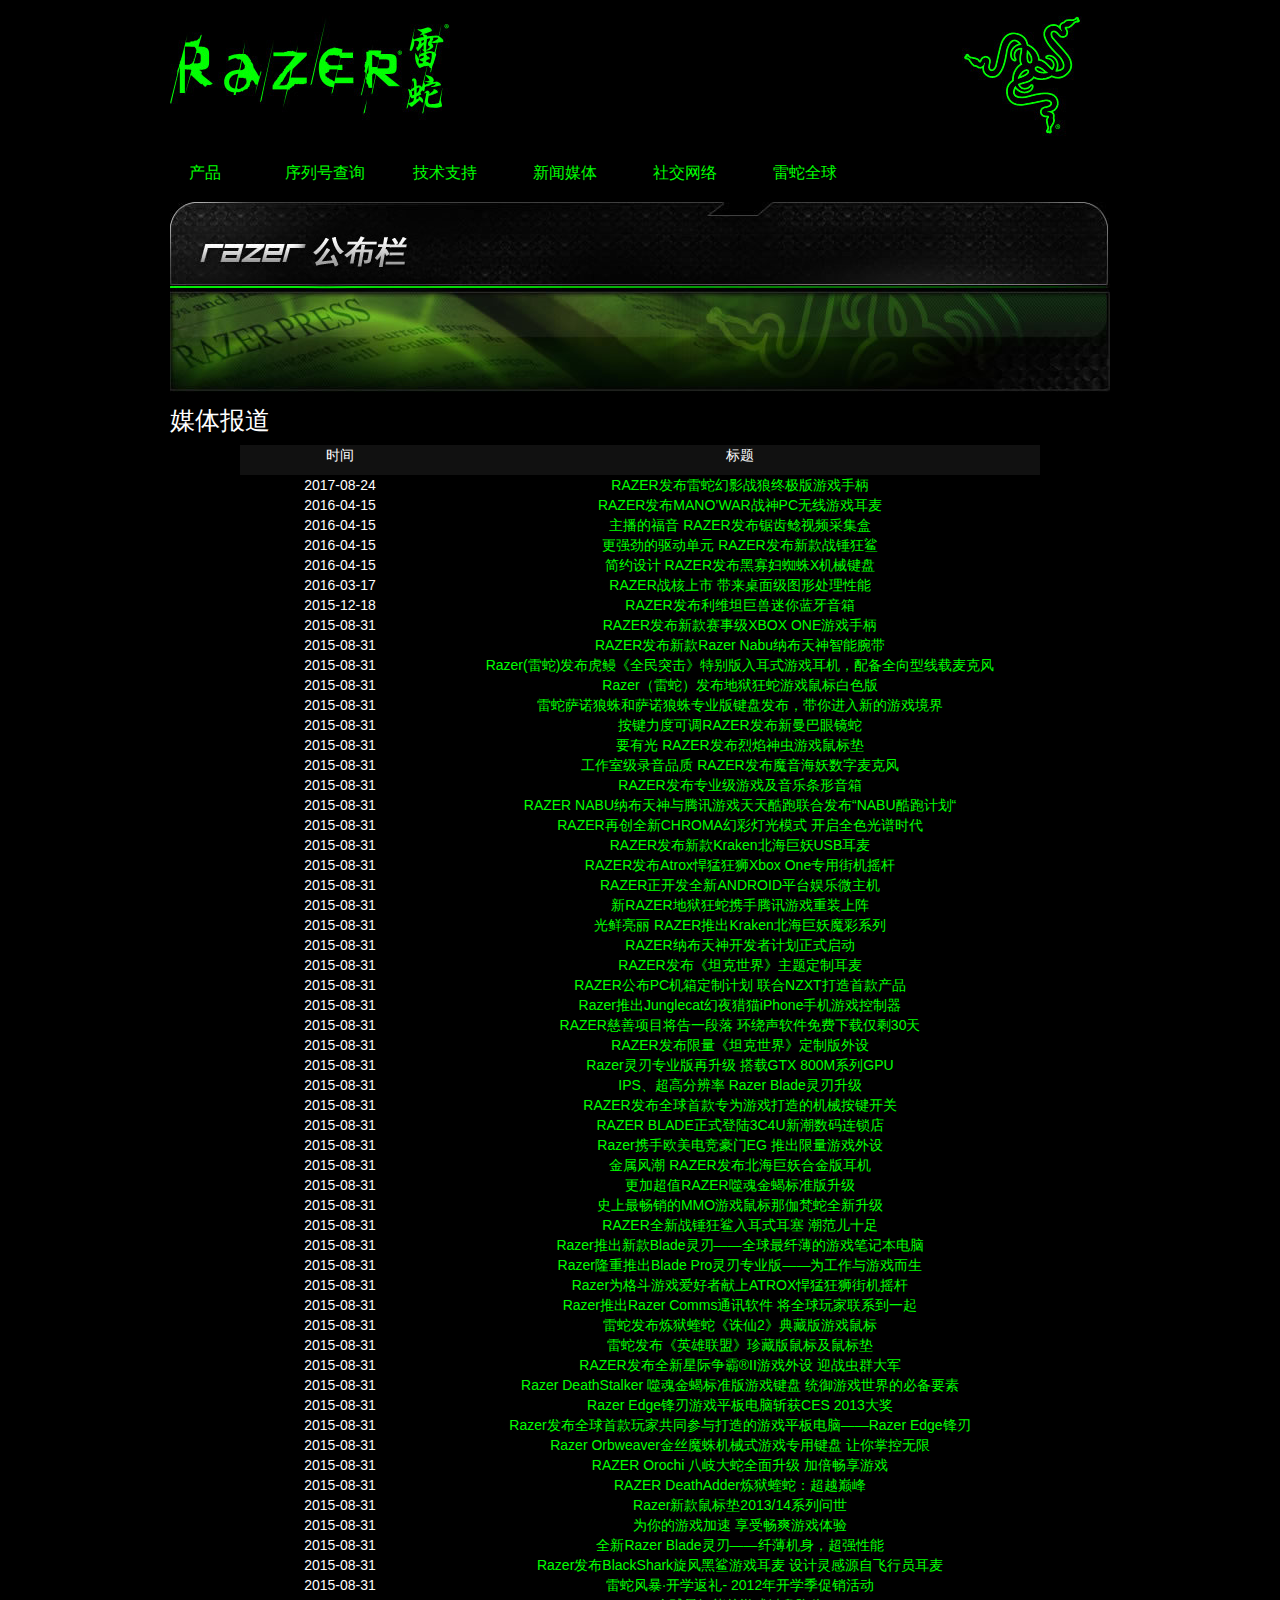
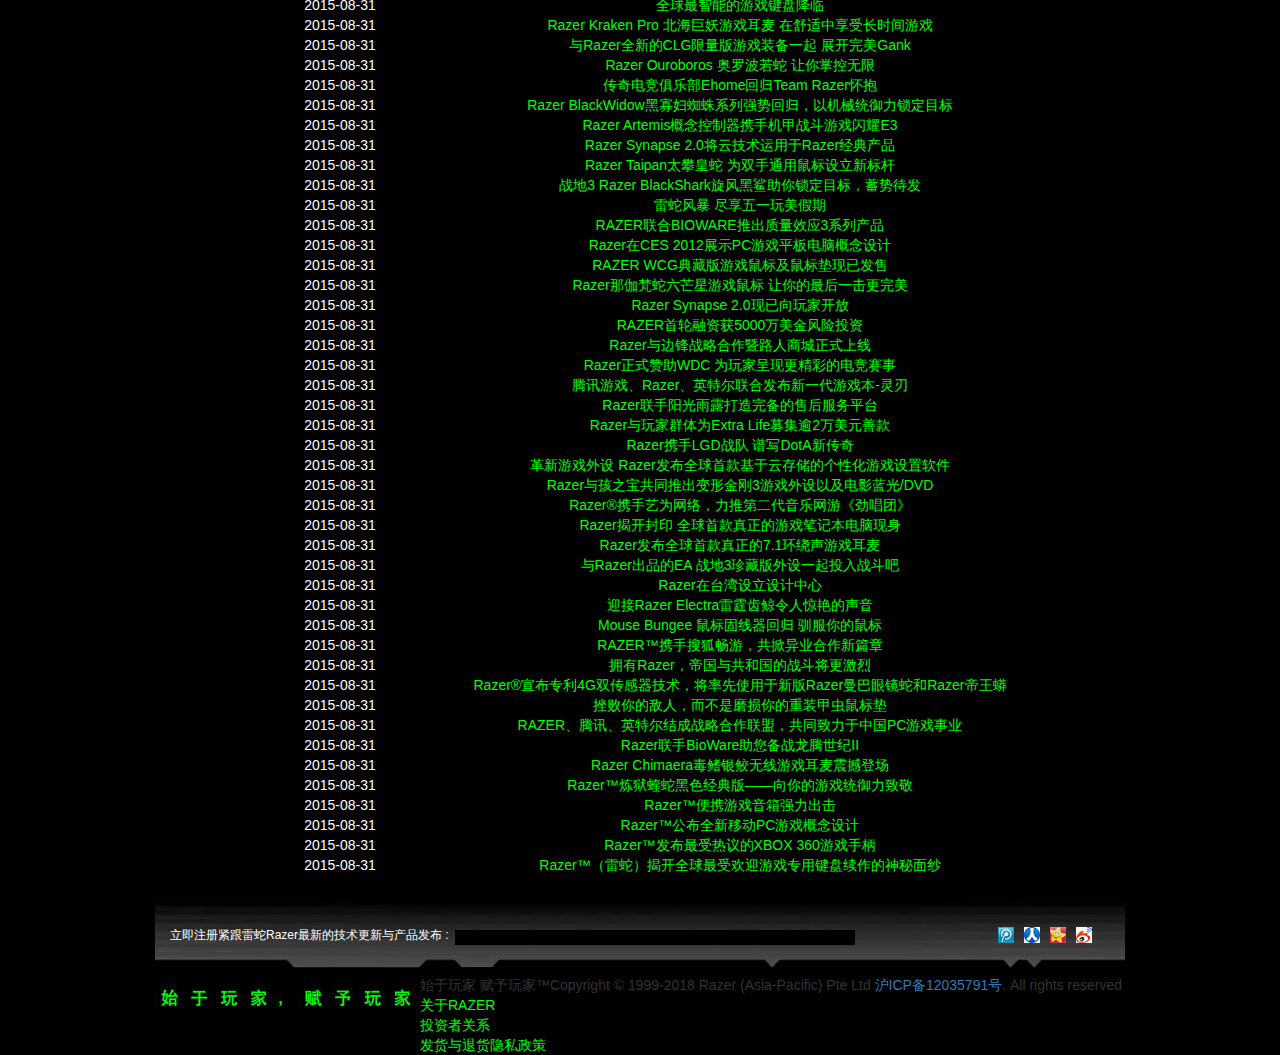
<file: html/05news.html>
<!DOCTYPE html>
<html lang="en">
<head>
	<meta charset="UTF-8">
	<title>Document</title>
	<link rel="stylesheet" href="../bootstrap/css/bootstrap.css">
	<link rel="stylesheet" href="../bootstrap/css/05news.css">
	<link rel="stylesheet" href="../bootstrap/css/cssreset.css">
	<script src="../bootstrap/js/jquery-1.11.1.js"></script>
	<script src="../bootstrap/js/bootstrap.js"></script>
	<script src="../bootstrap/js/05news.js"></script>
</head>
<body>
	<div class="head">
		<div class="head01 container">
			<a href="#"><img src="../imges/header_cn.jpg" alt=""></a>
		</div>
	</div>

	<div class="navigat">
		<div class="nav01 container">
			<ul>
				<li>
					<a href="#">产品</a>
					<div class="subtwo">
						<ul>
							<li><a href="#">游戏系统</a></li>
							<li><a href="#">游戏穿戴设备</a></li>
							<li><a href="#">游戏广播</a></li>
							<li><a href="#">游戏鼠标垫</a></li>
							<li><a href="#">游戏键盘</a></li>
							<li><a href="#">游戏套装</a></li>
							<li><a href="#">游戏音频</a></li>
							<li><a href="#">游戏周边</a></li>
							<li><a href="#">游戏附件</a></li>
							<li><a href="#">游戏软件</a></li>
							<li><a href="#">主机专用</a></li>
							<li><a href="#">授权产品</a></li>
						</ul>
					</div>
				</li>
				<li><a href="#">序列号查询</a></li>

				<li>
					<a href="#">技术支持</a>
					<div class="subtwo">
						<ul>
							<li><a href="#">产品注册</a></li>
							<li><a href="#">产品手册及驱动下载</a></li>
							<li><a href="#">知识库和常见问题</a></li>
							<li><a href="#">售后服务及技术支持</a></li>
							<li><a href="#">质保条款</a></li>
						</ul>
					</div>
				</li>

				<li>
					<a href="#">新闻媒体</a>
					<div class="subtwo">
						<ul>
							<li><a href="#">媒体报道</a></li>
							<li><a href="#">官方公告</a></li>
						</ul>
					</div>
				</li>

				<li><a href="#">社交网络</a></li>
				<li>
					<a href="#">雷蛇全球</a>
					<div class="subtwo">
						<ul>
							<li><a href="#">亚太地区</a></li>
							<li><a href="#">加拿大&美国</a></li>
							<li><a href="#">北美洲</a></li>
							<li><a href="#">中国</a></li>
							<li><a href="#">中国台湾</a></li>
							<li><a href="#">中国香港</a></li>
							<li><a href="#">英国</a></li>
							<li><a href="#">法国</a></li>
							<li><a href="#">德国</a></li>
							<li><a href="#">西班牙</a></li>
							<li><a href="#">意大利</a></li>
							<li><a href="#">欧洲</a></li>
							<li><a href="#">澳大利亚</a></li>
							<li><a href="#">俄罗斯</a></li>
							<li><a href="#">日本</a></li>
							<li><a href="#">韩国</a></li>
						</ul>
					</div>
				</li>
			</ul>
		</div>
	</div>

	<div class="pic">
		<div class="pic01 container">
			<img src="../imges/noticeboard.jpg" alt="">
		</div>
	</div>

	<div class="media">
		<div class="me01 container">
			<h1>媒体报道</h1>
			<div class="row text container">
			  	<div class="col-xs-3">
			  		<p>时间</p>
			  	</div>
			  	<div class="col-xs-9">
			  		<p>标题</p>
			  	</div>
			</div>

			<div class="row text01 container">
			  	<div class="col-xs-3">
			  		<p>2017-08-24</p>
			  	</div>
			  	<div class="col-xs-9">
			  		<a href="#">RAZER发布雷蛇幻影战狼终极版游戏手柄</a>
			  	</div>
			</div>
			<div class="row text01 container">
			  	<div class="col-xs-3">
			  		<p>2016-04-15</p>
			  	</div>
			  	<div class="col-xs-9">
			  		<a href="#">RAZER发布MANO’WAR战神PC无线游戏耳麦</a>
			  	</div>
			</div>
			<div class="row text01 container">
			  	<div class="col-xs-3">
			  		<p>2016-04-15</p>
			  	</div>
			  	<div class="col-xs-9">
			  		<a href="#">主播的福音 RAZER发布锯齿鲶视频采集盒</a>
			  	</div>
			</div>
			<div class="row text01 container">
			  	<div class="col-xs-3">
			  		<p>2016-04-15</p>
			  	</div>
			  	<div class="col-xs-9">
			  		<a href="#">更强劲的驱动单元 RAZER发布新款战锤狂鲨</a>
			  	</div>
			</div>
			<div class="row text01 container">
			  	<div class="col-xs-3">
			  		<p>2016-04-15</p>
			  	</div>
			  	<div class="col-xs-9">
			  		<a href="#">简约设计 RAZER发布黑寡妇蜘蛛X机械键盘</a>
			  	</div>
			</div>
			<div class="row text01 container">
			  	<div class="col-xs-3">
			  		<p>2016-03-17</p>
			  	</div>
			  	<div class="col-xs-9">
			  		<a href="#">RAZER战核上市 带来桌面级图形处理性能</a>
			  	</div>
			</div>
			<div class="row text01 container">
			  	<div class="col-xs-3">
			  		<p>2015-12-18</p>
			  	</div>
			  	<div class="col-xs-9">
			  		<a href="#">RAZER发布利维坦巨兽迷你蓝牙音箱</a>
			  	</div>
			</div>
			<div class="row text01 container">
			  	<div class="col-xs-3">
			  		<p>2015-08-31</p>
			  	</div>
			  	<div class="col-xs-9">
			  		<a href="#">RAZER发布新款赛事级XBOX ONE游戏手柄</a>
			  	</div>
			</div>
			<div class="row text01 container">
			  	<div class="col-xs-3">
			  		<p>2015-08-31</p>
			  	</div>
			  	<div class="col-xs-9">
			  		<a href="#">RAZER发布新款Razer Nabu纳布天神智能腕带</a>
			  	</div>
			</div>
			<div class="row text01 container">
			  	<div class="col-xs-3">
			  		<p>2015-08-31</p>
			  	</div>
			  	<div class="col-xs-9">
			  		<a href="#">Razer(雷蛇)发布虎鳗《全民突击》特别版入耳式游戏耳机，配备全向型线载麦克风</a>
			  	</div>
			</div>
			<div class="row text01 container">
			  	<div class="col-xs-3">
			  		<p>2015-08-31</p>
			  	</div>
			  	<div class="col-xs-9">
			  		<a href="#">Razer（雷蛇）发布地狱狂蛇游戏鼠标白色版</a>
			  	</div>
			</div>
			<div class="row text01 container">
			  	<div class="col-xs-3">
			  		<p>2015-08-31</p>
			  	</div>
			  	<div class="col-xs-9">
			  		<a href="#">雷蛇萨诺狼蛛和萨诺狼蛛专业版键盘发布，带你进入新的游戏境界</a>
			  	</div>
			</div>
			<div class="row text01 container">
			  	<div class="col-xs-3">
			  		<p>2015-08-31</p>
			  	</div>
			  	<div class="col-xs-9">
			  		<a href="#">按键力度可调RAZER发布新曼巴眼镜蛇</a>
			  	</div>
			</div>
			<div class="row text01 container">
			  	<div class="col-xs-3">
			  		<p>2015-08-31</p>
			  	</div>
			  	<div class="col-xs-9">
			  		<a href="#">要有光 RAZER发布烈焰神虫游戏鼠标垫</a>
			  	</div>
			</div>
			<div class="row text01 container">
			  	<div class="col-xs-3">
			  		<p>2015-08-31</p>
			  	</div>
			  	<div class="col-xs-9">
			  		<a href="#">工作室级录音品质 RAZER发布魔音海妖数字麦克风</a>
			  	</div>
			</div>
			<div class="row text01 container">
			  	<div class="col-xs-3">
			  		<p>2015-08-31</p>
			  	</div>
			  	<div class="col-xs-9">
			  		<a href="#">RAZER发布专业级游戏及音乐条形音箱</a>
			  	</div>
			</div>
			<div class="row text01 container">
			  	<div class="col-xs-3">
			  		<p>2015-08-31</p>
			  	</div>
			  	<div class="col-xs-9">
			  		<a href="#">RAZER NABU纳布天神与腾讯游戏天天酷跑联合发布“NABU酷跑计划“</a>
			  	</div>
			</div>
			<div class="row text01 container">
			  	<div class="col-xs-3">
			  		<p>2015-08-31</p>
			  	</div>
			  	<div class="col-xs-9">
			  		<a href="#">RAZER再创全新CHROMA幻彩灯光模式 开启全色光谱时代</a>
			  	</div>
			</div>
			<div class="row text01 container">
			  	<div class="col-xs-3">
			  		<p>2015-08-31</p>
			  	</div>
			  	<div class="col-xs-9">
			  		<a href="#">RAZER发布新款Kraken北海巨妖USB耳麦</a>
			  	</div>
			</div>
			<div class="row text01 container">
			  	<div class="col-xs-3">
			  		<p>2015-08-31</p>
			  	</div>
			  	<div class="col-xs-9">
			  		<a href="#">RAZER发布Atrox悍猛狂狮Xbox One专用街机摇杆</a>
			  	</div>
			</div>
			<div class="row text01 container">
			  	<div class="col-xs-3">
			  		<p>2015-08-31</p>
			  	</div>
			  	<div class="col-xs-9">
			  		<a href="#">RAZER正开发全新ANDROID平台娱乐微主机</a>
			  	</div>
			</div>
			<div class="row text01 container">
			  	<div class="col-xs-3">
			  		<p>2015-08-31</p>
			  	</div>
			  	<div class="col-xs-9">
			  		<a href="#">新RAZER地狱狂蛇携手腾讯游戏重装上阵</a>
			  	</div>
			</div>
			<div class="row text01 container">
			  	<div class="col-xs-3">
			  		<p>2015-08-31</p>
			  	</div>
			  	<div class="col-xs-9">
			  		<a href="#">光鲜亮丽 RAZER推出Kraken北海巨妖魔彩系列</a>
			  	</div>
			</div>
			<div class="row text01 container">
			  	<div class="col-xs-3">
			  		<p>2015-08-31</p>
			  	</div>
			  	<div class="col-xs-9">
			  		<a href="#">RAZER纳布天神开发者计划正式启动</a>
			  	</div>
			</div>
			<div class="row text01 container">
			  	<div class="col-xs-3">
			  		<p>2015-08-31</p>
			  	</div>
			  	<div class="col-xs-9">
			  		<a href="#">RAZER发布《坦克世界》主题定制耳麦</a>
			  	</div>
			</div>
			<div class="row text01 container">
			  	<div class="col-xs-3">
			  		<p>2015-08-31</p>
			  	</div>
			  	<div class="col-xs-9">
			  		<a href="#">RAZER公布PC机箱定制计划 联合NZXT打造首款产品</a>
			  	</div>
			</div>
			<div class="row text01 container">
			  	<div class="col-xs-3">
			  		<p>2015-08-31</p>
			  	</div>
			  	<div class="col-xs-9">
			  		<a href="#">Razer推出Junglecat幻夜猎猫iPhone手机游戏控制器</a>
			  	</div>
			</div>
			<div class="row text01 container">
			  	<div class="col-xs-3">
			  		<p>2015-08-31</p>
			  	</div>
			  	<div class="col-xs-9">
			  		<a href="#">RAZER慈善项目将告一段落 环绕声软件免费下载仅剩30天</a>
			  	</div>
			</div>
			<div class="row text01 container">
			  	<div class="col-xs-3">
			  		<p>2015-08-31</p>
			  	</div>
			  	<div class="col-xs-9">
			  		<a href="#">RAZER发布限量《坦克世界》定制版外设</a>
			  	</div>
			</div>
			<div class="row text01 container">
			  	<div class="col-xs-3">
			  		<p>2015-08-31</p>
			  	</div>
			  	<div class="col-xs-9">
			  		<a href="#">Razer灵刃专业版再升级  搭载GTX 800M系列GPU</a>
			  	</div>
			</div>
			<div class="row text01 container">
			  	<div class="col-xs-3">
			  		<p>2015-08-31</p>
			  	</div>
			  	<div class="col-xs-9">
			  		<a href="#">IPS、超高分辨率 Razer Blade灵刃升级</a>
			  	</div>
			</div>
			<div class="row text01 container">
			  	<div class="col-xs-3">
			  		<p>2015-08-31</p>
			  	</div>
			  	<div class="col-xs-9">
			  		<a href="#">RAZER发布全球首款专为游戏打造的机械按键开关</a>
			  	</div>
			</div>
			<div class="row text01 container">
			  	<div class="col-xs-3">
			  		<p>2015-08-31</p>
			  	</div>
			  	<div class="col-xs-9">
			  		<a href="#">RAZER BLADE正式登陆3C4U新潮数码连锁店</a>
			  	</div>
			</div>
			<div class="row text01 container">
			  	<div class="col-xs-3">
			  		<p>2015-08-31</p>
			  	</div>
			  	<div class="col-xs-9">
			  		<a href="#">Razer携手欧美电竞豪门EG 推出限量游戏外设</a>
			  	</div>
			</div>	
			<div class="row text01 container">
			  	<div class="col-xs-3">
			  		<p>2015-08-31</p>
			  	</div>
			  	<div class="col-xs-9">
			  		<a href="#">金属风潮 RAZER发布北海巨妖合金版耳机</a>
			  	</div>
			</div>
			<div class="row text01 container">
			  	<div class="col-xs-3">
			  		<p>2015-08-31</p>
			  	</div>
			  	<div class="col-xs-9">
			  		<a href="#">更加超值RAZER噬魂金蝎标准版升级</a>
			  	</div>
			</div>
			<div class="row text01 container">
			  	<div class="col-xs-3">
			  		<p>2015-08-31</p>
			  	</div>
			  	<div class="col-xs-9">
			  		<a href="#">史上最畅销的MMO游戏鼠标那伽梵蛇全新升级</a>
			  	</div>
			</div>
			<div class="row text01 container">
			  	<div class="col-xs-3">
			  		<p>2015-08-31</p>
			  	</div>
			  	<div class="col-xs-9">
			  		<a href="#">RAZER全新战锤狂鲨入耳式耳塞 潮范儿十足</a>
			  	</div>
			</div>
			<div class="row text01 container">
			  	<div class="col-xs-3">
			  		<p>2015-08-31</p>
			  	</div>
			  	<div class="col-xs-9">
			  		<a href="#">Razer推出新款Blade灵刃——全球最纤薄的游戏笔记本电脑</a>
			  	</div>
			</div>
			<div class="row text01 container">
			  	<div class="col-xs-3">
			  		<p>2015-08-31</p>
			  	</div>
			  	<div class="col-xs-9">
			  		<a href="#">Razer隆重推出Blade Pro灵刃专业版——为工作与游戏而生</a>
			  	</div>
			</div>
			<div class="row text01 container">
			  	<div class="col-xs-3">
			  		<p>2015-08-31</p>
			  	</div>
			  	<div class="col-xs-9">
			  		<a href="#">Razer为格斗游戏爱好者献上ATROX悍猛狂狮街机摇杆</a>
			  	</div>
			</div>
			<div class="row text01 container">
			  	<div class="col-xs-3">
			  		<p>2015-08-31</p>
			  	</div>
			  	<div class="col-xs-9">
			  		<a href="#">Razer推出Razer Comms通讯软件 将全球玩家联系到一起</a>
			  	</div>
			</div>
			<div class="row text01 container">
			  	<div class="col-xs-3">
			  		<p>2015-08-31</p>
			  	</div>
			  	<div class="col-xs-9">
			  		<a href="#">雷蛇发布炼狱蝰蛇《诛仙2》典藏版游戏鼠标</a>
			  	</div>
			</div>
			<div class="row text01 container">
			  	<div class="col-xs-3">
			  		<p>2015-08-31</p>
			  	</div>
			  	<div class="col-xs-9">
			  		<a href="#">雷蛇发布《英雄联盟》珍藏版鼠标及鼠标垫</a>
			  	</div>
			</div>
			<div class="row text01 container">
			  	<div class="col-xs-3">
			  		<p>2015-08-31</p>
			  	</div>
			  	<div class="col-xs-9">
			  		<a href="#">RAZER发布全新星际争霸®II游戏外设 迎战虫群大军</a>
			  	</div>
			</div>
			<div class="row text01 container">
			  	<div class="col-xs-3">
			  		<p>2015-08-31</p>
			  	</div>
			  	<div class="col-xs-9">
			  		<a href="#">Razer DeathStalker 噬魂金蝎标准版游戏键盘  统御游戏世界的必备要素</a>
			  	</div>
			</div>
			<div class="row text01 container">
			  	<div class="col-xs-3">
			  		<p>2015-08-31</p>
			  	</div>
			  	<div class="col-xs-9">
			  		<a href="#">Razer Edge锋刃游戏平板电脑斩获CES 2013大奖</a>
			  	</div>
			</div>
			<div class="row text01 container">
			  	<div class="col-xs-3">
			  		<p>2015-08-31</p>
			  	</div>
			  	<div class="col-xs-9">
			  		<a href="#">Razer发布全球首款玩家共同参与打造的游戏平板电脑——Razer Edge锋刃</a>
			  	</div>
			</div>
			<div class="row text01 container">
			  	<div class="col-xs-3">
			  		<p>2015-08-31</p>
			  	</div>
			  	<div class="col-xs-9">
			  		<a href="#">Razer Orbweaver金丝魔蛛机械式游戏专用键盘 让你掌控无限</a>
			  	</div>
			</div>
			<div class="row text01 container">
			  	<div class="col-xs-3">
			  		<p>2015-08-31</p>
			  	</div>
			  	<div class="col-xs-9">
			  		<a href="#">RAZER Orochi 八岐大蛇全面升级 加倍畅享游戏</a>
			  	</div>
			</div>
			<div class="row text01 container">
			  	<div class="col-xs-3">
			  		<p>2015-08-31</p>
			  	</div>
			  	<div class="col-xs-9">
			  		<a href="#">RAZER DeathAdder炼狱蝰蛇：超越巅峰</a>
			  	</div>
			</div>			
			<div class="row text01 container">
			  	<div class="col-xs-3">
			  		<p>2015-08-31</p>
			  	</div>
			  	<div class="col-xs-9">
			  		<a href="#">Razer新款鼠标垫2013/14系列问世</a>
			  	</div>
			</div>
			<div class="row text01 container">
			  	<div class="col-xs-3">
			  		<p>2015-08-31</p>
			  	</div>
			  	<div class="col-xs-9">
			  		<a href="#">为你的游戏加速 享受畅爽游戏体验</a>
			  	</div>
			</div>
			<div class="row text01 container">
			  	<div class="col-xs-3">
			  		<p>2015-08-31</p>
			  	</div>
			  	<div class="col-xs-9">
			  		<a href="#">全新Razer Blade灵刃——纤薄机身，超强性能</a>
			  	</div>
			</div>
			<div class="row text01 container">
			  	<div class="col-xs-3">
			  		<p>2015-08-31</p>
			  	</div>
			  	<div class="col-xs-9">
			  		<a href="#">Razer发布BlackShark旋风黑鲨游戏耳麦 设计灵感源自飞行员耳麦</a>
			  	</div>
			</div>
			<div class="row text01 container">
			  	<div class="col-xs-3">
			  		<p>2015-08-31</p>
			  	</div>
			  	<div class="col-xs-9">
			  		<a href="#">雷蛇风暴·开学返礼- 2012年开学季促销活动</a>
			  	</div>
			</div>
			<div class="row text01 container">
			  	<div class="col-xs-3">
			  		<p>2015-08-31</p>
			  	</div>
			  	<div class="col-xs-9">
			  		<a href="#">全球最智能的游戏键盘降临</a>
			  	</div>
			</div>
			<div class="row text01 container">
			  	<div class="col-xs-3">
			  		<p>2015-08-31</p>
			  	</div>
			  	<div class="col-xs-9">
			  		<a href="#">Razer Kraken Pro 北海巨妖游戏耳麦 在舒适中享受长时间游戏</a>
			  	</div>
			</div>
			<div class="row text01 container">
			  	<div class="col-xs-3">
			  		<p>2015-08-31</p>
			  	</div>
			  	<div class="col-xs-9">
			  		<a href="#">与Razer全新的CLG限量版游戏装备一起 展开完美Gank</a>
			  	</div>
			</div>
			<div class="row text01 container">
			  	<div class="col-xs-3">
			  		<p>2015-08-31</p>
			  	</div>
			  	<div class="col-xs-9">
			  		<a href="#">Razer Ouroboros 奥罗波若蛇 让你掌控无限</a>
			  	</div>
			</div>
			<div class="row text01 container">
			  	<div class="col-xs-3">
			  		<p>2015-08-31</p>
			  	</div>
			  	<div class="col-xs-9">
			  		<a href="#">传奇电竞俱乐部Ehome回归Team Razer怀抱</a>
			  	</div>
			</div>			
			<div class="row text01 container">
			  	<div class="col-xs-3">
			  		<p>2015-08-31</p>
			  	</div>
			  	<div class="col-xs-9">
			  		<a href="#">Razer BlackWidow黑寡妇蜘蛛系列强势回归，以机械统御力锁定目标</a>
			  	</div>
			</div>
			<div class="row text01 container">
			  	<div class="col-xs-3">
			  		<p>2015-08-31</p>
			  	</div>
			  	<div class="col-xs-9">
			  		<a href="#">Razer Artemis概念控制器携手机甲战斗游戏闪耀E3</a>
			  	</div>
			</div>
			<div class="row text01 container">
			  	<div class="col-xs-3">
			  		<p>2015-08-31</p>
			  	</div>
			  	<div class="col-xs-9">
			  		<a href="#">Razer Synapse 2.0将云技术运用于Razer经典产品</a>
			  	</div>
			</div>
			<div class="row text01 container">
			  	<div class="col-xs-3">
			  		<p>2015-08-31</p>
			  	</div>
			  	<div class="col-xs-9">
			  		<a href="#">Razer Taipan太攀皇蛇 为双手通用鼠标设立新标杆</a>
			  	</div>
			</div>
			<div class="row text01 container">
			  	<div class="col-xs-3">
			  		<p>2015-08-31</p>
			  	</div>
			  	<div class="col-xs-9">
			  		<a href="#">战地3 Razer BlackShark旋风黑鲨助你锁定目标，蓄势待发</a>
			  	</div>
			</div>
			<div class="row text01 container">
			  	<div class="col-xs-3">
			  		<p>2015-08-31</p>
			  	</div>
			  	<div class="col-xs-9">
			  		<a href="#">雷蛇风暴 尽享五一玩美假期</a>
			  	</div>
			</div>
			<div class="row text01 container">
			  	<div class="col-xs-3">
			  		<p>2015-08-31</p>
			  	</div>
			  	<div class="col-xs-9">
			  		<a href="#">RAZER联合BIOWARE推出质量效应3系列产品</a>
			  	</div>
			</div>
			<div class="row text01 container">
			  	<div class="col-xs-3">
			  		<p>2015-08-31</p>
			  	</div>
			  	<div class="col-xs-9">
			  		<a href="#">Razer在CES 2012展示PC游戏平板电脑概念设计</a>
			  	</div>
			</div>
			<div class="row text01 container">
			  	<div class="col-xs-3">
			  		<p>2015-08-31</p>
			  	</div>
			  	<div class="col-xs-9">
			  		<a href="#">RAZER WCG典藏版游戏鼠标及鼠标垫现已发售</a>
			  	</div>
			</div>
			<div class="row text01 container">
			  	<div class="col-xs-3">
			  		<p>2015-08-31</p>
			  	</div>
			  	<div class="col-xs-9">
			  		<a href="#">Razer那伽梵蛇六芒星游戏鼠标 让你的最后一击更完美</a>
			  	</div>
			</div>
			<div class="row text01 container">
			  	<div class="col-xs-3">
			  		<p>2015-08-31</p>
			  	</div>
			  	<div class="col-xs-9">
			  		<a href="#">Razer Synapse 2.0现已向玩家开放</a>
			  	</div>
			</div>
			<div class="row text01 container">
			  	<div class="col-xs-3">
			  		<p>2015-08-31</p>
			  	</div>
			  	<div class="col-xs-9">
			  		<a href="#">RAZER首轮融资获5000万美金风险投资</a>
			  	</div>
			</div>
			<div class="row text01 container">
			  	<div class="col-xs-3">
			  		<p>2015-08-31</p>
			  	</div>
			  	<div class="col-xs-9">
			  		<a href="#">Razer与边锋战略合作暨路人商城正式上线</a>
			  	</div>
			</div>
			<div class="row text01 container">
			  	<div class="col-xs-3">
			  		<p>2015-08-31</p>
			  	</div>
			  	<div class="col-xs-9">
			  		<a href="#">Razer正式赞助WDC 为玩家呈现更精彩的电竞赛事</a>
			  	</div>
			</div>
			<div class="row text01 container">
			  	<div class="col-xs-3">
			  		<p>2015-08-31</p>
			  	</div>
			  	<div class="col-xs-9">
			  		<a href="#">腾讯游戏、Razer、英特尔联合发布新一代游戏本-灵刃</a>
			  	</div>
			</div>
			<div class="row text01 container">
			  	<div class="col-xs-3">
			  		<p>2015-08-31</p>
			  	</div>
			  	<div class="col-xs-9">
			  		<a href="#">Razer联手阳光雨露打造完备的售后服务平台</a>
			  	</div>
			</div>
			<div class="row text01 container">
			  	<div class="col-xs-3">
			  		<p>2015-08-31</p>
			  	</div>
			  	<div class="col-xs-9">
			  		<a href="#">Razer与玩家群体为Extra Life募集逾2万美元善款</a>
			  	</div>
			</div>
			<div class="row text01 container">
			  	<div class="col-xs-3">
			  		<p>2015-08-31</p>
			  	</div>
			  	<div class="col-xs-9">
			  		<a href="#">Razer携手LGD战队 谱写DotA新传奇</a>
			  	</div>
			</div>
			<div class="row text01 container">
			  	<div class="col-xs-3">
			  		<p>2015-08-31</p>
			  	</div>
			  	<div class="col-xs-9">
			  		<a href="#">革新游戏外设 Razer发布全球首款基于云存储的个性化游戏设置软件</a>
			  	</div>
			</div>
			<div class="row text01 container">
			  	<div class="col-xs-3">
			  		<p>2015-08-31</p>
			  	</div>
			  	<div class="col-xs-9">
			  		<a href="#">Razer与孩之宝共同推出变形金刚3游戏外设以及电影蓝光/DVD</a>
			  	</div>
			</div>
			<div class="row text01 container">
			  	<div class="col-xs-3">
			  		<p>2015-08-31</p>
			  	</div>
			  	<div class="col-xs-9">
			  		<a href="#">Razer®携手艺为网络，力推第二代音乐网游《劲唱团》</a>
			  	</div>
			</div>
			<div class="row text01 container">
			  	<div class="col-xs-3">
			  		<p>2015-08-31</p>
			  	</div>
			  	<div class="col-xs-9">
			  		<a href="#">Razer揭开封印 全球首款真正的游戏笔记本电脑现身</a>
			  	</div>
			</div>
			<div class="row text01 container">
			  	<div class="col-xs-3">
			  		<p>2015-08-31</p>
			  	</div>
			  	<div class="col-xs-9">
			  		<a href="#">Razer发布全球首款真正的7.1环绕声游戏耳麦</a>
			  	</div>
			</div>
			<div class="row text01 container">
			  	<div class="col-xs-3">
			  		<p>2015-08-31</p>
			  	</div>
			  	<div class="col-xs-9">
			  		<a href="#">与Razer出品的EA 战地3珍藏版外设一起投入战斗吧</a>
			  	</div>
			</div>
			<div class="row text01 container">
			  	<div class="col-xs-3">
			  		<p>2015-08-31</p>
			  	</div>
			  	<div class="col-xs-9">
			  		<a href="#">Razer在台湾设立设计中心</a>
			  	</div>
			</div>
			<div class="row text01 container">
			  	<div class="col-xs-3">
			  		<p>2015-08-31</p>
			  	</div>
			  	<div class="col-xs-9">
			  		<a href="#">迎接Razer Electra雷霆齿鲸令人惊艳的声音</a>
			  	</div>
			</div>
			<div class="row text01 container">
			  	<div class="col-xs-3">
			  		<p>2015-08-31</p>
			  	</div>
			  	<div class="col-xs-9">
			  		<a href="#">Mouse Bungee 鼠标固线器回归 驯服你的鼠标</a>
			  	</div>
			</div>
			<div class="row text01 container">
			  	<div class="col-xs-3">
			  		<p>2015-08-31</p>
			  	</div>
			  	<div class="col-xs-9">
			  		<a href="#">RAZER™携手搜狐畅游，共掀异业合作新篇章</a>
			  	</div>
			</div>
			<div class="row text01 container">
			  	<div class="col-xs-3">
			  		<p>2015-08-31</p>
			  	</div>
			  	<div class="col-xs-9">
			  		<a href="#">拥有Razer，帝国与共和国的战斗将更激烈</a>
			  	</div>
			</div>
			<div class="row text01 container">
			  	<div class="col-xs-3">
			  		<p>2015-08-31</p>
			  	</div>
			  	<div class="col-xs-9">
			  		<a href="#">Razer®宣布专利4G双传感器技术，将率先使用于新版Razer曼巴眼镜蛇和Razer帝王蟒</a>
			  	</div>
			</div>
			<div class="row text01 container">
			  	<div class="col-xs-3">
			  		<p>2015-08-31</p>
			  	</div>
			  	<div class="col-xs-9">
			  		<a href="#">挫败你的敌人，而不是磨损你的重装甲虫鼠标垫</a>
			  	</div>
			</div>
			<div class="row text01 container">
			  	<div class="col-xs-3">
			  		<p>2015-08-31</p>
			  	</div>
			  	<div class="col-xs-9">
			  		<a href="#">RAZER、腾讯、英特尔结成战略合作联盟，共同致力于中国PC游戏事业</a>
			  	</div>
			</div>
			<div class="row text01 container">
			  	<div class="col-xs-3">
			  		<p>2015-08-31</p>
			  	</div>
			  	<div class="col-xs-9">
			  		<a href="#">Razer联手BioWare助您备战龙腾世纪II</a>
			  	</div>
			</div>
			<div class="row text01 container">
			  	<div class="col-xs-3">
			  		<p>2015-08-31</p>
			  	</div>
			  	<div class="col-xs-9">
			  		<a href="#">Razer Chimaera毒鳍银鲛无线游戏耳麦震撼登场</a>
			  	</div>
			</div>
			<div class="row text01 container">
			  	<div class="col-xs-3">
			  		<p>2015-08-31</p>
			  	</div>
			  	<div class="col-xs-9">
			  		<a href="#">Razer™炼狱蝰蛇黑色经典版——向你的游戏统御力致敬</a>
			  	</div>
			</div>
			<div class="row text01 container">
			  	<div class="col-xs-3">
			  		<p>2015-08-31</p>
			  	</div>
			  	<div class="col-xs-9">
			  		<a href="#">Razer™便携游戏音箱强力出击</a>
			  	</div>
			</div>
			<div class="row text01 container">
			  	<div class="col-xs-3">
			  		<p>2015-08-31</p>
			  	</div>
			  	<div class="col-xs-9">
			  		<a href="#">Razer™公布全新移动PC游戏概念设计</a>
			  	</div>
			</div>
			<div class="row text01 container">
			  	<div class="col-xs-3">
			  		<p>2015-08-31</p>
			  	</div>
			  	<div class="col-xs-9">
			  		<a href="#">Razer™发布最受热议的XBOX 360游戏手柄</a>
			  	</div>
			</div>
			<div class="row text01 container">
			  	<div class="col-xs-3">
			  		<p>2015-08-31</p>
			  	</div>
			  	<div class="col-xs-9">
			  		<a href="#">Razer™（雷蛇）揭开全球最受欢迎游戏专用键盘续作的神秘面纱</a>
			  	</div>
			</div>



		</div>
	</div>

	<div class="search">
		<div class="sea01 container">
			<p>立即注册紧跟雷蛇Razer最新的技术更新与产品发布&nbsp;:</p>
			<input type="text">
			<div class="tp">
				<img src="../imges/03_files/qqweibo_b.gif" alt="">
				<img src="../imges/03_files/renren_b.gif" alt="">
				<img src="../imges/03_files/kaixin001_b.gif" alt="">
				<img src="../imges/03_files/sinaweibo_b.gif" alt="">
			</div>
		</div>
	</div>

<footer>
	<div class="footer">
		<div class="tp">
			<img src="../imges/03_files/forgamersbygamers.jpg" alt="">
		</div>
	    <div class="one">
	        <ul>
	          <div>始于玩家 赋予玩家™</div>
	          <li><a href="#">关于RAZER</a></li>
	          <li><a href="#">投资者关系</a></li>
	          <li><a href="#">发货与退货</a></li>
	          <li><a href="#">隐私政策</a></li>
	        </ul>
	    </div>
	    <div class="two">
	        <p>Copyright © 1999-2018 Razer (Asia-Pacific) Pte Ltd <a href="#">沪ICP备12035791号</a>. All rights reserved</p>
	    </div>
	</div>
</footer>

</body>
</html>
</file>
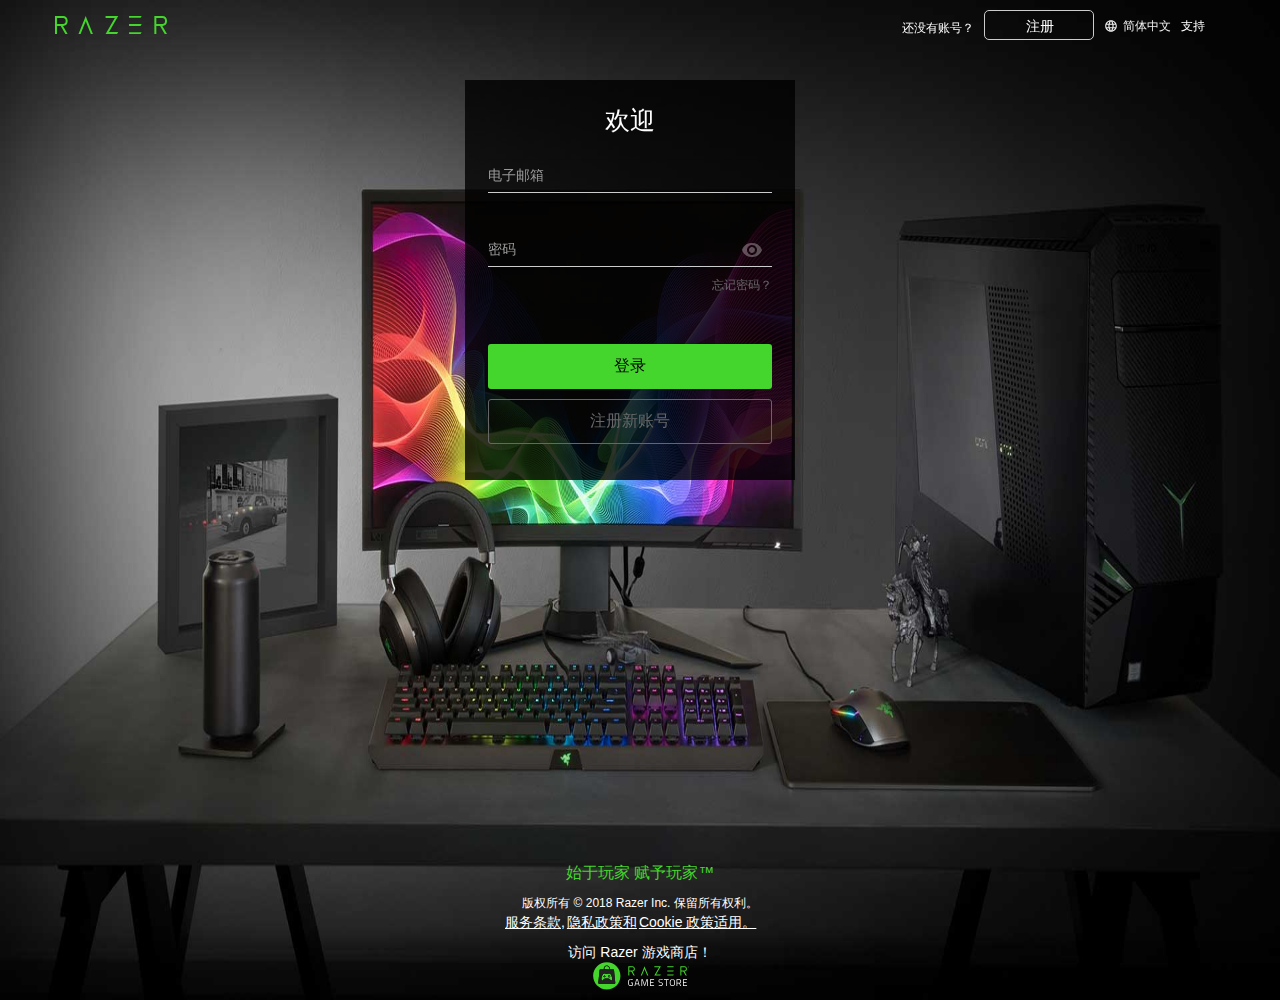
<file: html/06login.html>
<!DOCTYPE html>
<html lang="en">
<head>
	<meta charset="UTF-8">
	<title>Document</title>
	<link rel="stylesheet" href="../bootstrap/css/bootstrap.css">
	<link rel="stylesheet" href="../bootstrap/css/06login.css">
	<link rel="stylesheet" href="../bootstrap/css/cssreset.css">
	<script src="../bootstrap/js/jquery-1.11.1.js"></script>
	<script src="../bootstrap/js/bootstrap.js"></script>
	<script src="../bootstrap/js/06login.js"></script>
</head>
<body>
	<div class="nav01 container navbar-fixed-top">
		<div class="logo">
			<a href="../index.html"></a>
		</div>
		<div class="right navbar-right">
			<ul>
				<li class="account">还没有账号？</li>
				<li class="reg"><a href="07reg.html">注册</a></li>
				<li class="lan">
					<a href="#" class="earth"><span></span></a>
					<a href="#">简体中文</a>
					<div class="sub">
						<ul>
							<li><a href="#">简体中文</a></li>
							<li><a href="#">English</a></li>
							<li><a href="#">Deutsch</a></li>
							<li><a href="#">Español</a></li>
							<li><a href="#">Français</a></li>
							<li><a href="#">日本語</a></li>
							<li><a href="#">한국어</a></li>
							<li><a href="#">Português (Brasileiro)</a></li>
							<li><a href="#">Русский</a></li>
							<li><a href="#">繁體中文 (Hong Kong)</a></li>
							<li><a href="#">繁體中文 (Taiwan)</a></li>
						</ul>
					</div>
				</li>
				<li class="support"><a href="#">支持</a></li>
			</ul>
		</div>
	</div>

	<div class="nav02 navbar-fixed-top">
		<div class="logo">
			<a href="#"></a>
		</div>
		<div class="right navbar-right">
			<ul>
				<li class="lan">
					<a href="#" class="earth"><span></span></a>
					<div class="sub">
						<p>选择你的语言</p>
						<ul>
							<li><a href="#">简体中文</a></li>
							<li><a href="#">English</a></li>
							<li><a href="#">Deutsch</a></li>
							<li><a href="#">Español</a></li>
							<li><a href="#">Français</a></li>
							<li><a href="#">日本語</a></li>
							<li><a href="#">한국어</a></li>
							<li><a href="#">Português (Brasileiro)</a></li>
							<li><a href="#">Русский</a></li>
							<li><a href="#">繁體中文 (Hong Kong)</a></li>
							<li><a href="#">繁體中文 (Taiwan)</a></li>
						</ul>
					</div>
				</li>
			</ul>
		</div>
	</div>

	<div class="bd">
			<form class="container" name="login" id="form01">
				<div class="wel">欢迎</div>
				<div class="form-group email">
				    <input type="email" class="form-control email01" id="exampleInputEmail1 em" title="填写此字段" maxlength="15" placeholder="电子邮箱">
				</div>
				<div class="form-group pass">
				    <input type="password" class="form-control pass01" id="exampleInputPassword1 psw" title="填写此字段" maxlength="15" placeholder="密码">
				    <a href="#" class="eye">
				    	<div class="eye01"></div>
				    	<div class="eye02"></div>
				    </a>
			  	</div>
			  	<a href="#" class="forget">忘记密码？</a>
			  	<button class="btn01">登录</button><br>
			  	<a href="07reg.html"><button class="btn02">注册新账号</button></a>
			</form>
		<footer>
			<div class="footer container">
				<span class="top">
					始于玩家 赋予玩家™
				</span>
				<p>版权所有 © 2018 Razer Inc. 保留所有权利。 </p>
				<ul>
					<li><a href="#">服务条款,</a></li>
					<li><a href="#">隐私政策和</a></li>
					<li><a href="#"> Cookie 政策适用。</a></li>
				</ul>
				<span class="shop">
					访问 Razer 游戏商店！
				</span>
				<a href="#"><div></div></a>
			</div>
		</footer>
	</div>
</body>
</html>
</file>
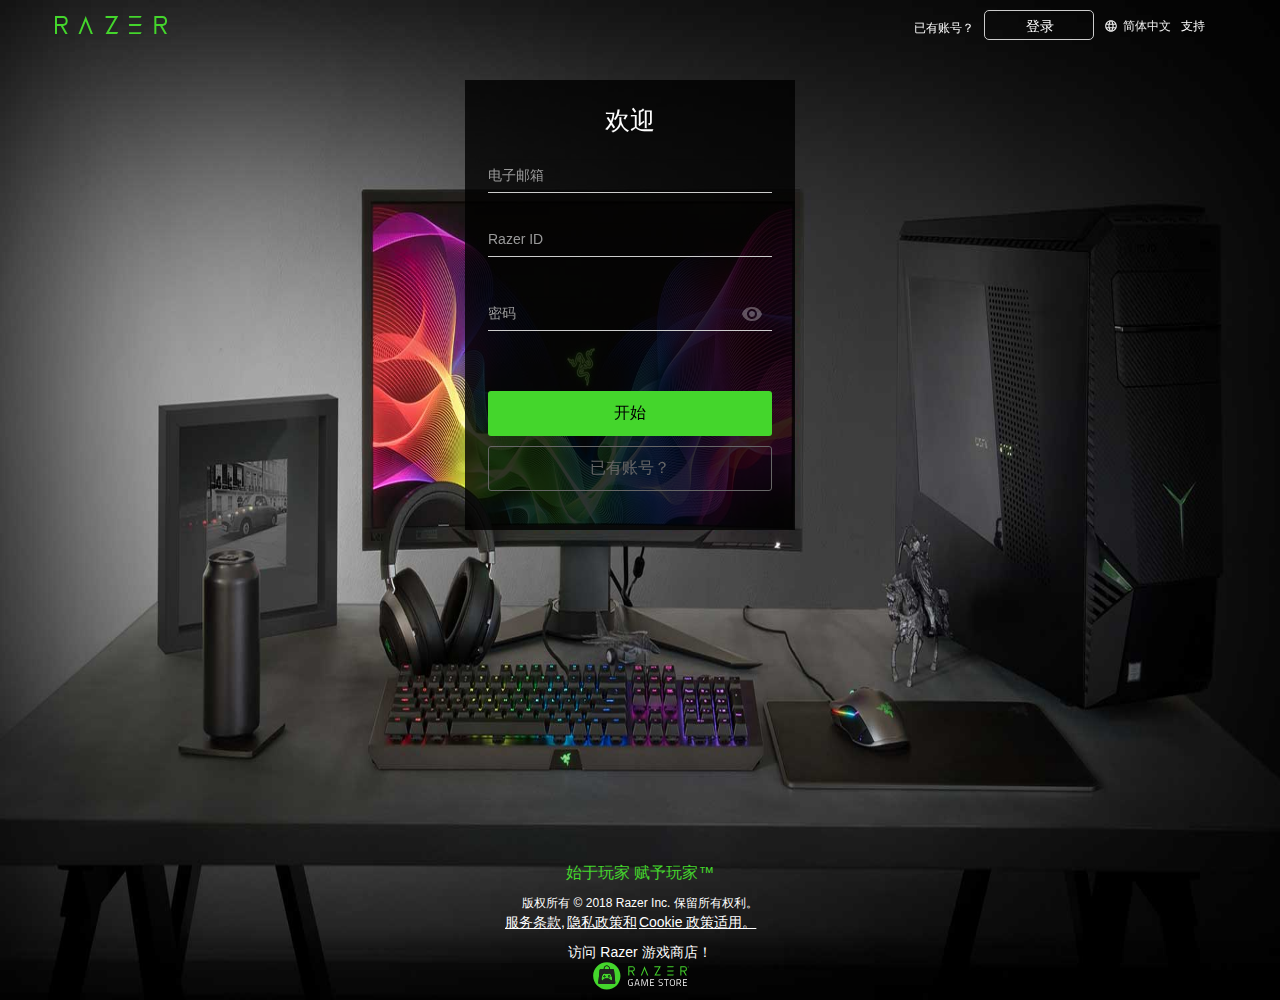
<file: html/07reg.html>
<!DOCTYPE html>
<html lang="en">
<head>
	<meta charset="UTF-8">
	<title>Document</title>
	<link rel="stylesheet" href="../bootstrap/css/bootstrap.css">
	<link rel="stylesheet" href="../bootstrap/css/07reg.css">
	<link rel="stylesheet" href="../bootstrap/css/cssreset.css">
	<script src="../bootstrap/js/jquery-1.11.1.js"></script>
	<script src="../bootstrap/js/bootstrap.js"></script>
	<script src="../bootstrap/js/07reg.js"></script>
</head>
<body>
	
	<div class="nav01 container navbar-fixed-top">
		<div class="logo">
			<a href="../index.html"></a>
		</div>
		<div class="right navbar-right">
			<ul>
				<li class="account">已有账号？</li>
				<li class="login"><a href="06login.html">登录</a></li>
				<li class="lan">
					<a href="#" class="earth"><span></span></a>
					<a href="#">简体中文</a>
					<div class="sub">
						<ul>
							<li><a href="#">简体中文</a></li>
							<li><a href="#">English</a></li>
							<li><a href="#">Deutsch</a></li>
							<li><a href="#">Español</a></li>
							<li><a href="#">Français</a></li>
							<li><a href="#">日本語</a></li>
							<li><a href="#">한국어</a></li>
							<li><a href="#">Português (Brasileiro)</a></li>
							<li><a href="#">Русский</a></li>
							<li><a href="#">繁體中文 (Hong Kong)</a></li>
							<li><a href="#">繁體中文 (Taiwan)</a></li>
						</ul>
					</div>
				</li>
				<li class="support"><a href="#">支持</a></li>
			</ul>
		</div>
	</div>

	<div class="nav02 navbar-fixed-top">
		<div class="logo">
			<a href="#"></a>
		</div>
		<div class="right navbar-right">
			<ul>
				<li class="lan">
					<a href="#" class="earth"><span></span></a>
					<div class="sub">
						<p>选择你的语言</p>
						<ul>
							<li><a href="#">简体中文</a></li>
							<li><a href="#">English</a></li>
							<li><a href="#">Deutsch</a></li>
							<li><a href="#">Español</a></li>
							<li><a href="#">Français</a></li>
							<li><a href="#">日本語</a></li>
							<li><a href="#">한국어</a></li>
							<li><a href="#">Português (Brasileiro)</a></li>
							<li><a href="#">Русский</a></li>
							<li><a href="#">繁體中文 (Hong Kong)</a></li>
							<li><a href="#">繁體中文 (Taiwan)</a></li>
						</ul>
					</div>
				</li>
			</ul>
		</div>
	</div>

	<div class="bd">
			<form class="container" name="login" id="form01">
				<div class="wel">欢迎</div>
				<div class="form-group email">
				    <input type="email" class="form-control email01" id="exampleInputEmail1 em" title="填写此字段" maxlength="15" placeholder="电子邮箱">
				</div>
				<div class="form-group user">
				    <input type="text" class="form-control user01" id="exampleInputText1" title="填写此字段" maxlength="15" placeholder="Razer ID">
				</div>
				<div class="form-group pass">
				    <input type="password" class="form-control pass01" id="exampleInputPassword1 psw" title="填写此字段" maxlength="15" placeholder="密码">
				    <a href="#" class="eye">
				    	<div class="eye01"></div>
				    	<div class="eye02"></div>
				    </a>
			  	</div>
			  	<button class="btn01">开始</button><br>
			  	<button class="btn02">已有账号？</button>
			</form>
		<footer>
			<div class="footer container">
				<span class="top">
					始于玩家 赋予玩家™
				</span>
				<p>版权所有 © 2018 Razer Inc. 保留所有权利。 </p>
				<ul>
					<li><a href="#">服务条款,</a></li>
					<li><a href="#">隐私政策和</a></li>
					<li><a href="#"> Cookie 政策适用。</a></li>
				</ul>
				<span class="shop">
					访问 Razer 游戏商店！
				</span>
				<a href="#"><div></div></a>
			</div>
		</footer>
	</div>





</body>
</html>
</file>
<file: bootstrap/css/index.css>
/*
* @Author: admin
* @Date:   2018-09-27 15:34:11
* @Last Modified by:   admin
* @Last Modified time: 2018-10-22 21:03:29
*/
body{
	background-color: #000;
}
.g-nav{
	background-color: #111;
	border-radius: 0px;
	border: none;
	position: relative;
	margin: 0px;
}
.g-nav .g-head .g-menu li a{
	color: #fff;
	font-size: 16px;
	font-weight: 400;
}
.g-nav .g-head .g-menu li a:hover{
	color: #00ff00;
}


@media (min-width: 992px) {
	.a-nav{
		display: none;
	}
 	.g-nav{
		position: fixed;
		top: 0px;
		left: 0px;
	}
	.g-nav .g-head{
		margin-left: 100px;
	}
	.g-nav .g-head .g-menu .menu{
		padding-top: 50px;
		position: relative;
	}
	.g-nav .g-head .g-menu .menu li .g-twomenu{
		background-color: #111;		
	}
	.g-nav .g-head .g-menu .menu li .g-twomenu li .g-threemenu{
		width: 700px;
		position: absolute;
		top: 0px;
		left: 150px;
		background-color: #111;
		z-index: 5;
		display: none;
	}
	.g-nav .g-head .g-menu .menu li .g-twomenu .g-threemenu ul{
		float: left;
		width: 120px;
		margin-left: 50px;
	}
	.g-nav .g-head .g-menu .menu li .g-twomenu .g-threemenu ul:nth-of-type(1){
		margin-left: 0px;
	}
	.g-nav .g-head .g-menu .menu li .g-twomenu .g-threemenu ul li{
		padding-left: 10px;
		width: 160px;
		margin-bottom: 10px;
	}
	.g-nav .g-head .g-menu .menu li .g-twomenu .g-threemenu ul li:nth-of-type(1){
		border-top: 1px solid #fff;
	}
	.g-nav .g-head .g-menu .menu li .g-twomenu .g-threemenu ul li a:hover{
		text-decoration: none;
	}
	.g-nav .g-head .g-menu .menu li .g-twomenu .g-threemenu ul li a{
		font-size: 14px;
	}
	.g-nav .g-head .g-menu .menu li .g-twomenu .g-threemenu ul h4{
		color: #00ff00;
		padding-top: 10px;
		padding-bottom: 5px;
		font-size: 14px;
		padding-left: 10px;
	}
	.banner{
		margin-top: 100px;
		position: relative;
	}
	.banner ol{
		position: absolute;
		bottom: 170px;
	}
	.banner ol li{
		width: 12px;
		height: 12px;
		border-color: #666;
		background-color: #666;
	}
	.banner ol .active{
		background-color: #00ff00;
		width: 15px;
		height: 15px;
	}
	.banner .pic{
		position: absolute;
		bottom: 0px;
		left: 50%;
		margin-left: -500px;
		margin-bottom: 20px;
	}
	.banner .pic div a{
		border: none;
		padding: 0px;
		margin-bottom: 0px;
		background-color: #111;
	}
	footer{
		width: 100%;
		background-color: #000;
	}
	footer .footer{
		width: 500px;
		margin: 0px auto;
	}
	footer .one{
		width: 100%;
		margin-bottom: 10px;
		padding-top: 20px;
		color: #00ff00;
		padding-left: 25px;
	}
	footer .one ul{
		overflow: hidden;
	}
	footer .one ul div{
		float: left;
		margin-right: 20px;
		line-height: 22px;
		font-size: 12px;
	}
	footer .one ul li{
		float: left;
		border-right: 1px solid #ccc;
		padding: 0px 10px;
	}
	footer .one ul li a{
		color: #00ff00;
		font-size: 12px;
	}
	footer .one ul li a:hover{
		text-decoration: none;
	}
	footer .one ul li:nth-of-type(4){
		border-right: none;
	}
	footer .two{
		width: 100%;
		padding-bottom: 30px;
		color: #666;
		font-size: 12px;
	}
	footer .two a{
		color: #999;
	}
	footer .two a:hover{
		text-decoration: none;
		color: #00ff00;
	}
}





@media (min-width: 768px) and (max-width: 992px) {
	.a-nav{
		display: none;
	}
	.g-nav{
		position: fixed;
		top: 0px;
		left: 0px;
	}
	.g-nav .g-head .head .logo{
		padding: 0px;
	}
	.g-nav .g-head .head .logo img{
		width: 40px;
		height: 40px;
	}
	.g-nav .g-head{
		margin-left: 100px;
	}
	.g-nav .g-head .g-menu .menu{
		position: relative;
	}
	.g-nav .g-head .g-menu .menu li .g-twomenu{
		background-color: #111;		
	}
	.g-nav .g-head .g-menu .menu li .g-twomenu li .g-threemenu{
		width: 700px;
		position: absolute;
		top: 0px;
		left: 150px;
		background-color: #111;
		z-index: 5;
		display: none;
	}
	.g-nav .g-head .g-menu .menu li .g-twomenu .g-threemenu ul{
		float: left;
		width: 120px;
		margin-left: 50px;
	}
	.g-nav .g-head .g-menu .menu li .g-twomenu .g-threemenu ul:nth-of-type(1){
		margin-left: 0px;
	}
	.g-nav .g-head .g-menu .menu li .g-twomenu .g-threemenu ul li{
		padding-left: 10px;
		width: 160px;
		margin-bottom: 10px;
	}
	.g-nav .g-head .g-menu .menu li .g-twomenu .g-threemenu ul li:nth-of-type(1){
		border-top: 1px solid #fff;
	}
	.g-nav .g-head .g-menu .menu li .g-twomenu .g-threemenu ul li a:hover{
		text-decoration: none;
	}
	.g-nav .g-head .g-menu .menu li .g-twomenu .g-threemenu ul li a{
		font-size: 14px;
	}
	.g-nav .g-head .g-menu .menu li .g-twomenu .g-threemenu ul h4{
		color: #00ff00;
		padding-top: 10px;
		padding-bottom: 5px;
		font-size: 14px;
		padding-left: 10px;
	}
	.banner{
		position: relative;
		overflow: hidden;
		margin-top: 50px;
	}
	.banner ol{
		position: absolute;
		bottom: 150px;
	}
	.banner ol li{
		width: 12px;
		height: 12px;
		border-color: #666;
		background-color: #666;
	}
	.banner ol .active{
		background-color: #00ff00;
		width: 15px;
		height: 15px;
	}
	.banner .pic{
		margin-top: 40px;
	}
	.banner .pic div{
		padding-bottom: 0px;
		padding-left: 0px;
		padding-top: 0px;
		padding-right: 5px;
	}
	.banner .pic div:nth-of-type(3){
		padding-right: 0px;
	}
	.banner .pic div a{
		border: none;
		padding: 0px;
		margin-bottom: 0px;
		background-color: #000;
	}

	footer{
		width: 100%;
		background-color: #000;
	}
	footer .footer{
		width: 500px;
		margin: 0px auto;
	}
	footer .one{
		width: 100%;
		margin-bottom: 10px;
		padding-top: 20px;
		color: #00ff00;
		padding-left: 25px;
	}
	footer .one ul{
		overflow: hidden;
	}
	footer .one ul div{
		float: left;
		margin-right: 20px;
		line-height: 22px;
		font-size: 12px;
	}
	footer .one ul li{
		width: 70px;
		float: left;
		border-right: 1px solid #ccc;
		margin-left: 10px;
	}
	footer .one ul li a{
		color: #00ff00;
		font-size: 12px;
	}
	footer .one ul li a:hover{
		text-decoration: none;
	}
	footer .one ul li:nth-of-type(4){
		border-right: none;
	}
	footer .two{
		width: 100%;
		padding-bottom: 30px;
		color: #666;
		font-size: 12px;
	}
	footer .two a{
		color: #999;
	}
	footer .two a:hover{
		text-decoration: none;
		color: #00ff00;
	}
}


@media (max-width: 768px){
	.g-nav{
		display: none;
	}
 	.a-nav{
		position: fixed;
		top: 0px;
		left: 0px;
		background-color: #111;
		border: none;
	}
	.a-nav .a-head .head{
		width: 100%;
	}
	.a-nav .a-head .head .logo{
		display: block;
		width: 100%;
		float: none;
		margin-left: 0px;
		padding: 0px;
	}
	.a-nav .a-head .head .logo img{
		width: 40px;
		height: 40px;
		margin-left: auto;
		margin-right: auto;
	}
	.a-nav .a-head .head .btn{
		width: 30px;
		height: 30px;
		background-color: red;
		display: block;
		text-align: center;
		font-size: 20px;
		line-height: 10px;
	}
	.a-nav .a-head .a-menu .menu li .trangle{
		  display: inline-block;
		  width: 15px;
		  height:15px;
		  border: 3px #fff solid;
		  border-top-color: transparent;
		  border-left-color: transparent;
		  transform: rotate(45deg) ;
		  float: right;
		  margin-right: 10px;
	}
	.a-nav .a-head .a-menu .menu li .trangle:hover{
		border-color: #00ff00;
		border-top-color: transparent;
		border-left-color: transparent;
	}
	.a-nav .a-head .a-menu .menu li>a{
		color: #fff;
		font-size: 16px;
	}
	.a-nav .a-head .a-menu .menu li a:hover{
		color: #00ff00;
		font-size: 18px;
	}
	.a-nav .a-head .a-menu .menu li .a-twomenu li a{
		font-size: 14px;
	}
	.a-nav .a-head .a-menu .menu li .a-twomenu li a:hover{
		font-size: 16px;
	}
	.banner{
		position: relative;
		overflow: hidden;
	}
	.banner ol{
		position: absolute;
		bottom: 480px;
	}
	.banner ol li{
		width: 12px;
		height: 12px;
		border-color: #666;
		background-color: #666;
	}
	.banner ol .active{
		background-color: #00ff00;
		width: 15px;
		height: 15px;
	}
	.banner .pic{
		margin-top: 30px;
	}
	.banner .pic div{
		padding: 0px;
		margin-bottom: 15px;
	}
	.banner .pic div:nth-of-type(3){
		margin-bottom: 0px;
	}
	.banner .pic div a{
		border: none;
		padding: 0px;
		margin-bottom: 0px;
		background-color: #000;
	}

	footer{
		background-color: #000;
	}
	footer .footer{
		margin: 0px auto;
	}
	footer .one{
		margin-bottom: 10px;
		padding-top: 20px;
		color: #00ff00;
		padding-left: 25px;
	}
	footer .one ul{
		width: 310px;
		overflow: hidden;
		margin: 0px auto;
	}
	footer .one ul div{
		width: 120px;
		margin: 0px auto;
		line-height: 22px;
		font-size: 12px;
	}
	footer .one ul li{
		width: 70px;
		float: left;
		border-right: 1px solid #ccc;
		margin-left: 10px;	
	}
	footer .one ul li:nth-of-type(1){
		margin-left: 0px;
	}
	footer .one ul li a{
		color: #00ff00;
		font-size: 12px;
	}
	footer .one ul li a:hover{
		text-decoration: none;
	}
	footer .one ul li:nth-of-type(4){
		border-right: none;
	}
	footer .two{
		width: 280px;
		padding-bottom: 30px;
		color: #666;
		font-size: 12px;
		margin: 0px auto;
	}
	footer .two a{
		color: #999;
		margin-left: 30px;
	}
	footer .two a:hover{
		text-decoration: none;
		color: #00ff00;
	}
}
</file>
<file: bootstrap/css/02cpu.css>
/*
* @Author: admin
* @Date:   2018-10-05 15:33:38
* @Last Modified by:   admin
* @Last Modified time: 2018-10-22 20:20:53
*/


body{
	background-color: #000;
}
.g-nav{
	background-color: #111;
	border-radius: 0px;
	border: none;
	position: relative;
}
.g-nav .g-head .g-menu li a{
	color: #fff;
	font-size: 16px;
	font-weight: 400;
}
.g-nav .g-head .g-menu li a:hover{
	color: #00ff00;
}

@media (min-width: 992px){
	.a-nav{
		display: none;
	}
	.g-nav{
		position: fixed;
		top: 0px;
		left: 0px;
	}
	.g-nav .g-head{
		margin-left: 100px;
	}
	.g-nav .g-head .g-menu .menu{
		padding-top: 50px;
		position: relative;
	}
	.g-nav .g-head .g-menu .menu li .g-twomenu{
		background-color: #111;		
	}
	.g-nav .g-head .g-menu .menu li .g-twomenu li .g-threemenu{
		width: 700px;
		position: absolute;
		top: 0px;
		left: 150px;
		background-color: #111;
		z-index: 5;
		display: none;
	}
	.g-nav .g-head .g-menu .menu li .g-twomenu .g-threemenu ul{
		float: left;
		width: 120px;
		margin-left: 50px;
	}
	.g-nav .g-head .g-menu .menu li .g-twomenu .g-threemenu ul:nth-of-type(1){
		margin-left: 0px;
	}
	.g-nav .g-head .g-menu .menu li .g-twomenu .g-threemenu ul li{
		padding-left: 10px;
		width: 160px;
		margin-bottom: 10px;
	}
	.g-nav .g-head .g-menu .menu li .g-twomenu .g-threemenu ul li:nth-of-type(1){
		border-top: 1px solid #fff;
	}
	.g-nav .g-head .g-menu .menu li .g-twomenu .g-threemenu ul li a:hover{
		text-decoration: none;
	}
	.g-nav .g-head .g-menu .menu li .g-twomenu .g-threemenu ul li a{
		font-size: 14px;
	}
	.g-nav .g-head .g-menu .menu li .g-twomenu .g-threemenu ul h4{
		color: #00ff00;
		padding-top: 10px;
		padding-bottom: 5px;
		font-size: 14px;
		padding-left: 10px;
	}

	main{
		width: 100%;
		margin-top: 100px;
		margin-left: auto;
		margin-right: auto;
	}
	main h3{
		color: #fff;
		font-size: 24px;
		font-weight: bold;
		padding-top: 30px;
		padding-bottom: 30px;
		margin-left: 50px;
	}
	main .hang{
		border-bottom: 1px solid #333;
	}
	main .hang:nth-of-type(5){
		border-bottom: none;
	}
	main .hang .goods{
		background-color: #000;
		border: none;
		border-radius: 0px;
	}
	main .hang .goods a img{
		transition: 1s;
	}
	main .hang .goods:hover img{
		transform: scale(1.2);
	}
	main .hang .goods p{
		text-align: center;
	}
	main .hang .goods p a:hover{
		text-decoration: none;
	}
	main .hang .goods p:nth-of-type(1) a{
		color:  #00ff00;
		font-size: 16px;
		font-weight: normal;
	}
	main .hang .goods p:nth-of-type(2) a{
		color:  #ccc;
		font-size: 16px;
		font-weight: bold;
	}

	footer{
		width: 100%;
		background-color: #000;
	}
	footer .footer{
		width: 500px;
		margin: 0px auto;
	}
	footer .one{
		width: 100%;
		margin-bottom: 10px;
		padding-top: 20px;
		color: #00ff00;
		padding-left: 25px;
	}
	footer .one ul{
		overflow: hidden;
	}
	footer .one ul div{
		float: left;
		margin-right: 20px;
		line-height: 22px;
		font-size: 12px;
	}
	footer .one ul li{
		float: left;
		border-right: 1px solid #ccc;
		padding: 0px 10px;
	}
	footer .one ul li a{
		color: #00ff00;
		font-size: 12px;
	}
	footer .one ul li a:hover{
		text-decoration: none;
	}
	footer .one ul li:nth-of-type(4){
		border-right: none;
	}
	footer .two{
		width: 100%;
		padding-bottom: 30px;
		color: #666;
		font-size: 12px;
	}
	footer .two a{
		font-weight: bold;
		color: #999;
	}
	footer .two a:hover{
		text-decoration: none;
		color:  #00ff00;
	}
}



@media (max-width: 992px) and (min-width: 768px) {
	.a-nav{
		display: none;
	}
	.g-nav{
		position: fixed;
		top: 0px;
		left: 0px;
	}
	.g-nav .g-head .head .logo{
		padding: 0px;
	}
	.g-nav .g-head .head .logo img{
		width: 40px;
		height: 40px;
	}
	.g-nav .g-head{
		margin-left: 100px;
	}
	.g-nav .g-head .g-menu .menu{
		position: relative;
	}
	.g-nav .g-head .g-menu .menu li .g-twomenu{
		background-color: #111;		
	}
	.g-nav .g-head .g-menu .menu li .g-twomenu li .g-threemenu{
		width: 700px;
		position: absolute;
		top: 0px;
		left: 150px;
		background-color: #111;
		z-index: 5;
		display: none;
	}
	.g-nav .g-head .g-menu .menu li .g-twomenu .g-threemenu ul{
		float: left;
		width: 120px;
		margin-left: 50px;
	}
	.g-nav .g-head .g-menu .menu li .g-twomenu .g-threemenu ul:nth-of-type(1){
		margin-left: 0px;
	}
	.g-nav .g-head .g-menu .menu li .g-twomenu .g-threemenu ul li{
		padding-left: 10px;
		width: 160px;
		margin-bottom: 10px;
	}
	.g-nav .g-head .g-menu .menu li .g-twomenu .g-threemenu ul li:nth-of-type(1){
		border-top: 1px solid #fff;
	}
	.g-nav .g-head .g-menu .menu li .g-twomenu .g-threemenu ul li a:hover{
		text-decoration: none;
	}
	.g-nav .g-head .g-menu .menu li .g-twomenu .g-threemenu ul li a{
		font-size: 14px;
	}
	.g-nav .g-head .g-menu .menu li .g-twomenu .g-threemenu ul h4{
		color: #00ff00;
		padding-top: 10px;
		padding-bottom: 5px;
		font-size: 14px;
		padding-left: 10px;
	}
	main{
		margin-top: 50px;
	}
	main h3{
		width: 120px;
		color: #fff;
		font-size: 22px;
		font-weight: 900;
	}
	main .hang{
		margin: 0px auto;
	}
	main .hang .goods{
		background-color: #000;
		border: none;
		border-radius: 0px;
	}
	main .hang .goods p{
		text-align: center;
	}
	main .hang .goods p a:hover{
		text-decoration: none;
	}
	main .hang{
		border-bottom: 1px solid #333;
	}
	main .hang .goods a img{
		transition: 1s;
	}
	main .hang .goods:hover img{
		transform: scale(1.2);
	}
	main .hang:nth-of-type(5){
		border-bottom: none;
	}
	main .hang .goods p:nth-of-type(1) a{
		color:  #00ff00;
		font-size: 16px;
		font-weight: normal;
	}
	main .hang .goods p:nth-of-type(2) a{
		color:  #ccc;
		font-size: 16px;
		font-weight: bold;
	}


	footer{
		width: 100%;
		background-color: #000;
	}
	footer .footer{
		width: 500px;
		margin: 0px auto;
	}
	footer .one{
		width: 100%;
		margin-bottom: 10px;
		padding-top: 20px;
		color: #00ff00;
		padding-left: 25px;
	}
	footer .one ul{
		overflow: hidden;
	}
	footer .one ul div{
		float: left;
		margin-right: 20px;
		line-height: 22px;
		font-size: 12px;
	}
	footer .one ul li{
		float: left;
		border-right: 1px solid #ccc;
		padding: 0px 10px;
	}
	footer .one ul li a{
		color: #00ff00;
		font-size: 12px;
	}
	footer .one ul li a:hover{
		text-decoration: none;
	}
	footer .one ul li:nth-of-type(4){
		border-right: none;
	}
	footer .two{
		width: 100%;
		padding-bottom: 30px;
		color: #666;
		font-size: 12px;
	}
	footer .two a{
		font-weight: bold;
		color: #999;
	}
	footer .two a:hover{
		text-decoration: none;
		color:  #00ff00;
	}
	
}




@media (max-width: 768px) {
	.g-nav{
		display: none;
	}
	.a-nav{
		background-color: #111;
		border: none;
	}
	.a-nav .g-head .head{
		width: 100%;
	}
	.a-nav .a-head .head .logo{
		display: block;
		width: 100%;
		float: none;
		margin-left: 0px;
		padding: 0px;
	}
	.a-nav .a-head .head .logo img{
		width: 40px;
		height: 40px;
		margin-left: auto;
		margin-right: auto;
	}
	.a-nav .a-head .head .btn{
		width: 30px;
		height: 30px;
		background-color: red;
		display: block;
		text-align: center;
		font-size: 20px;
		line-height: 10px;
	}
	.a-nav .a-head .a-menu .menu li .trangle{
		  display: inline-block;
		  width: 15px;
		  height:15px;
		  border: 3px #fff solid;
		  border-top-color: transparent;
		  border-left-color: transparent;
		  transform: rotate(45deg) ;
		  float: right;
		  margin-right: 10px;
	}
	.a-nav .a-head .a-menu .menu li .trangle:hover{
		border-color: #00ff00;
		border-top-color: transparent;
		border-left-color: transparent;
	}
	.a-nav .a-head .a-menu .menu li>a{
		color: #fff;
		font-size: 16px;
	}
	.a-nav .a-head .a-menu .menu li a:hover{
		color: #00ff00;
		font-size: 18px;
	}
	.a-nav .a-head .a-menu .menu li .a-twomenu li a{
		font-size: 14px;
	}
	.a-nav .a-head .a-menu .menu li .a-twomenu li a:hover{
		font-size: 16px;
	}

	main .hang .goods a img{
		transition: 1s;
	}
	main .hang .goods:hover img{
		transform: scale(1.2);
	}
	main h3{
		width: 120px;
		color: #fff;
		font-size: 20px;
		font-weight: 700;
		margin-left: 50px;
	}
	main .hang{
		width: 100%;
	}
	main .hang .goods{
		background-color: #000;
		border: none;
		border-radius: 0px;
	}
	main .hang .goods{
		border-bottom: 1px solid #333;
	}
	main .hang .last{
		border-bottom: none;
	}
	main .hang .goods p{
		text-align: center;
	}
	main .hang .goods p:nth-of-type(1) a{
		color:  #00ff00;
		font-size: 16px;
		font-weight: normal;
	}
	main .hang .goods p:nth-of-type(2) a{
		color:  #ccc;
		font-size: 16px;
	}
	main .hang .goods p a:hover{
		text-decoration: none;
	}
	

	footer{
		background-color: #000;
	}
	footer .footer{
		margin: 0px auto;
	}
	footer .one{
		margin-bottom: 10px;
		padding-top: 20px;
		color: #00ff00;
		padding-left: 25px;
	}
	footer .one ul{
		width: 310px;
		overflow: hidden;
		margin: 0px auto;
	}
	footer .one ul div{
		width: 120px;
		line-height: 22px;
		font-size: 12px;
		margin: 0px auto;
	}
	footer .one ul li{
		width: 70px;
		float: left;
		border-right: 1px solid #ccc;
		margin-left: 10px;		
	}
	footer .one ul li:nth-of-type(1){
		margin-left: 0px;
	}
	footer .one ul li a{
		color: #00ff00;
		font-size: 12px;
	}
	footer .one ul li a:hover{
		text-decoration: none;
	}
	footer .one ul li:nth-of-type(4){
		border-right: none;
	}
	footer .two{
		width: 280px;
		padding-bottom: 30px;
		color: #666;
		font-size: 12px;
		margin: 0px auto;
	}
	footer .two a{
		font-weight: bold;
		color: #999;
		margin-left: 30px;
	}
	footer .two a:hover{
		text-decoration: none;
		color:  #00ff00;
	}
}
</file>
<file: bootstrap/css/03mouse.css>
/*
* @Author: admin
* @Date:   2018-10-08 10:42:54
* @Last Modified by:   admin
* @Last Modified time: 2018-10-22 20:27:27
*/


body{
	background: #000;
}
.g-nav{
	background-color: #111;
	border-radius: 0px;
	border: none;
	position: relative;
}
.g-nav .g-head .g-menu li a{
	color: #fff;
	font-size: 16px;
	font-weight: 400;
}
.g-nav .g-head .g-menu li a:hover{
	color: #00ff00;
}

@media (min-width: 992px) {
	.a-nav{
		display: none;
	}
	.g-nav{
		position: fixed;
		top: 0px;
		left: 0px;
	}
	.g-nav .g-head{
		margin-left: 100px;
	}
	.g-nav .g-head .g-menu .menu{
		padding-top: 50px;
		position: relative;
	}
	.g-nav .g-head .g-menu .menu li .g-twomenu{
		background-color: #111;		
	}
	.g-nav .g-head .g-menu .menu li .g-twomenu li .g-threemenu{
		width: 700px;
		position: absolute;
		top: 0px;
		left: 150px;
		background-color: #111;
		z-index: 5;
		display: none;
	}
	.g-nav .g-head .g-menu .menu li .g-twomenu .g-threemenu ul{
		float: left;
		width: 120px;
		margin-left: 50px;
	}
	.g-nav .g-head .g-menu .menu li .g-twomenu .g-threemenu ul:nth-of-type(1){
		margin-left: 0px;
	}
	.g-nav .g-head .g-menu .menu li .g-twomenu .g-threemenu ul li{
		padding-left: 10px;
		width: 160px;
		margin-bottom: 10px;
	}
	.g-nav .g-head .g-menu .menu li .g-twomenu .g-threemenu ul li:nth-of-type(1){
		border-top: 1px solid #fff;
	}
	.g-nav .g-head .g-menu .menu li .g-twomenu .g-threemenu ul li a:hover{
		text-decoration: none;
	}
	.g-nav .g-head .g-menu .menu li .g-twomenu .g-threemenu ul li a{
		font-size: 14px;
	}
	.g-nav .g-head .g-menu .menu li .g-twomenu .g-threemenu ul h4{
		color: #00ff00;
		padding-top: 10px;
		padding-bottom: 5px;
		font-size: 14px;
		padding-left: 10px;
	}
	main .hang .goods a img{
		transition: 1s;
	}
	main .hang .goods:hover img{
		transform: scale(1.2);
	}
	main{
		margin-top: 100px;
		margin-left: auto;
		margin-right: auto;
	}
	main h3{
		color: #fff;
		font-size: 24px;
		font-weight: bold;
		padding-top: 30px;
		padding-bottom: 30px;
		margin-left: 50px;
	}
	main .hang{
		border-bottom: 1px solid #333;
	}
	main .hang:nth-of-type(16){
		border-bottom: none;
	}
	main .hang .goods{
		background-color: #000;
		border: none;
		border-radius: 0px;
	}
	main .hang .goods p{
		text-align: center;
	}
	main .hang .goods p a:hover{
		text-decoration: none;
	}
	main .hang .goods p:nth-of-type(1) a{
		color:  #00ff00;
		font-size: 16px;
		font-weight: normal;
	}
	main .hang .goods p:nth-of-type(2) a{
		color:  #ccc;
		font-size: 16px;
		font-weight: bold;
	}

	footer{
		width: 100%;
		background-color: #000;
	}
	footer .footer{
		width: 500px;
		margin: 0px auto;
	}
	footer .one{
		width: 100%;
		margin-bottom: 10px;
		padding-top: 20px;
		color: #00ff00;
		padding-left: 25px;
	}
	footer .one ul{
		overflow: hidden;
	}
	footer .one ul div{
		float: left;
		margin-right: 20px;
		line-height: 22px;
		font-size: 12px;
	}
	footer .one ul li{
		float: left;
		border-right: 1px solid #ccc;
		padding: 0px 10px;
	}
	footer .one ul li a{
		color: #00ff00;
		font-size: 12px;
	}
	footer .one ul li a:hover{
		text-decoration: none;
	}
	footer .one ul li:nth-of-type(4){
		border-right: none;
	}
	footer .two{
		width: 100%;
		padding-bottom: 30px;
		color: #666;
		font-size: 12px;
	}
	footer .two a{
		font-weight: bold;
		color: #999;
	}
	footer .two a:hover{
		text-decoration: none;
		color:  #00ff00;
	}
	
}

@media (min-width: 768px) and (max-width: 992px) {
	.a-nav{
		display: none;
	}
	.g-nav{
		position: fixed;
		top: 0px;
		left: 0px;
	}
	.g-nav .g-head .head .logo{
		padding: 0px;
	}
	.g-nav .g-head .head .logo img{
		width: 40px;
		height: 40px;
	}
	.g-nav .g-head{
		margin-left: 100px;
	}
	.g-nav .g-head .g-menu .menu{
		position: relative;
	}
	.g-nav .g-head .g-menu .menu li .g-twomenu{
		background-color: #111;		
	}
	.g-nav .g-head .g-menu .menu li .g-twomenu li .g-threemenu{
		width: 700px;
		position: absolute;
		top: 0px;
		left: 150px;
		background-color: #111;
		z-index: 5;
		display: none;
	}
	.g-nav .g-head .g-menu .menu li .g-twomenu .g-threemenu ul{
		float: left;
		width: 120px;
		margin-left: 50px;
	}
	.g-nav .g-head .g-menu .menu li .g-twomenu .g-threemenu ul:nth-of-type(1){
		margin-left: 0px;
	}
	.g-nav .g-head .g-menu .menu li .g-twomenu .g-threemenu ul li{
		padding-left: 10px;
		width: 160px;
		margin-bottom: 10px;
	}
	.g-nav .g-head .g-menu .menu li .g-twomenu .g-threemenu ul li:nth-of-type(1){
		border-top: 1px solid #fff;
	}
	.g-nav .g-head .g-menu .menu li .g-twomenu .g-threemenu ul li a:hover{
		text-decoration: none;
	}
	.g-nav .g-head .g-menu .menu li .g-twomenu .g-threemenu ul li a{
		font-size: 14px;
	}
	.g-nav .g-head .g-menu .menu li .g-twomenu .g-threemenu ul h4{
		color: #00ff00;
		padding-top: 10px;
		padding-bottom: 5px;
		font-size: 14px;
		padding-left: 10px;
	}

	main .hang .goods a img{
		transition: 1s;
	}
	main .hang .goods:hover img{
		transform: scale(1.2);
	}
	main{
		margin-top: 50px;
	}
	main h3{
		width: 120px;
		color: #fff;
		font-size: 22px;
		font-weight: 900;
		padding-top: 30px;
		padding-bottom: 20px;
		margin: 0px auto;
	}
	main .hang{
		margin: 0px auto;
	}
	main .hang .goods{
		background-color: #000;
		border: none;
		border-radius: 0px;
		height: 250px;
		text-align: center;
	}
	main .hang{
		border-bottom: 1px solid #333;
	}
	main .hang .goods p{
		text-align: center;
	}
	main .hang .goods p a:hover{
		text-decoration: none;
	}
	main .hang:nth-of-type(16){
		border-bottom: none;
	}
	main .hang .goods p:nth-of-type(1) a{
		display: block;
		width: 100%;
		color:  #00ff00;
		font-size: 16px;
		font-weight: normal;
	}
	main .hang .goods p:nth-of-type(2) a{
		display: block;
		width: 100%;
		color:  #ccc;
		font-size: 16px;
		font-weight: bold;
	}

	footer{
		width: 100%;
		background-color: #000;
	}
	footer .footer{
		width: 500px;
		margin: 0px auto;
	}
	footer .one{
		width: 100%;
		margin-bottom: 10px;
		padding-top: 20px;
		color: #00ff00;
		padding-left: 25px;
	}
	footer .one ul{
		overflow: hidden;
	}
	footer .one ul div{
		float: left;
		margin-right: 20px;
		line-height: 22px;
		font-size: 12px;
	}
	footer .one ul li{
		float: left;
		border-right: 1px solid #ccc;
		padding: 0px 10px;
	}
	footer .one ul li a{
		color: #00ff00;
		font-size: 12px;
	}
	footer .one ul li a:hover{
		text-decoration: none;
	}
	footer .one ul li:nth-of-type(4){
		border-right: none;
	}
	footer .two{
		width: 100%;
		padding-bottom: 30px;
		color: #666;
		font-size: 12px;
	}
	footer .two a{
		font-weight: bold;
		color: #999;
	}
	footer .two a:hover{
		text-decoration: none;
		color:  #00ff00;
	}	
}


@media (max-width: 768px) {
	.g-nav{
		display: none;
	}
	.a-nav{
		background-color: #111;
		border: none;
		border-radius: 0px;
	}
	.a-nav .a-head .head{
		width: 100%;
	}
	.a-nav .a-head .head .logo{
		display: block;
		width: 100%;
		float: none;
		margin-left: 0px;
		padding: 0px;
	}
	.a-nav .a-head .head .logo img{
		width: 40px;
		height: 40px;
		margin-left: auto;
		margin-right: auto;
	}
	.a-nav .a-head .head .btn{
		width: 30px;
		height: 30px;
		background-color: red;
		display: block;
		text-align: center;
		font-size: 20px;
		line-height: 10px;
	}
	.a-nav .a-head .a-menu .menu li .trangle{
		  display: inline-block;
		  width: 15px;
		  height:15px;
		  border: 3px #fff solid;
		  border-top-color: transparent;
		  border-left-color: transparent;
		  transform: rotate(45deg) ;
		  float: right;
		  margin-right: 10px;
	}
	.a-nav .a-head .a-menu .menu li .trangle:hover{
		border-color: #00ff00;
		border-top-color: transparent;
		border-left-color: transparent;
	}
	.a-nav .a-head .a-menu .menu li>a{
		color: #fff;
		font-size: 16px;
	}
	.a-nav .a-head .a-menu .menu li a:hover{
		color: #00ff00;
		font-size: 18px;
	}
	.a-nav .a-head .a-menu .menu li .a-twomenu li a{
		font-size: 14px;
	}
	.a-nav .a-head .a-menu .menu li .a-twomenu li a:hover{
		font-size: 16px;
	}

	main h3{
		width: 120px;
		color: #fff;
		font-size: 22px;
		font-weight: 900;
		padding-top: 30px;
		padding-bottom: 20px;
		margin: 0px auto;
	}
	main .hang{
		margin: 0px auto;
	}
	main .hang .goods{
		background-color: #000;
		border: none;
		border-radius: 0px;
		text-align: center;
	}
	main .hang .goods{
		border-bottom: 1px solid #333;
	}
	main .hang .goods a img{
		transition: 1s;
	}
	main .hang .goods:hover img{
		transform: scale(1.2);
	}
	main .hang .last{
		border-bottom: none;
	}
	main .hang .goods p{
		text-align: center;
	}
	main .hang .goods p a:hover{
		text-decoration: none;
	}
	main .hang .goods p:nth-of-type(1) a{
		display: block;
		width: 100%;
		color:  #00ff00;
		font-size: 16px;
		font-weight: normal;
	}
	main .hang .goods p:nth-of-type(2) a{
		display: block;
		width: 100%;
		color:  #ccc;
		font-size: 16px;
		font-weight: bold;
	}


	footer{
		background-color: #000;
	}
	footer .footer{
		margin: 0px auto;
	}
	footer .one{
		margin-bottom: 10px;
		padding-top: 20px;
		color: #00ff00;
		padding-left: 25px;
	}
	footer .one ul{
		width: 310px;
		overflow: hidden;
		margin: 0px auto;
	}
	footer .one ul div{
		width: 120px;
		line-height: 22px;
		font-size: 12px;
		margin: 0px auto;
	}
	footer .one ul li{
		width: 70px;
		float: left;
		border-right: 1px solid #ccc;
		margin-left: 10px;		
	}
	footer .one ul li:nth-of-type(1){
		margin-left: 0px;
	}
	footer .one ul li a{
		color: #00ff00;
		font-size: 12px;
	}
	footer .one ul li a:hover{
		text-decoration: none;
	}
	footer .one ul li:nth-of-type(4){
		border-right: none;
	}
	footer .two{
		width: 280px;
		padding-bottom: 30px;
		color: #666;
		font-size: 12px;
		margin: 0px auto;
	}
	footer .two a{
		font-weight: bold;
		color: #999;
		margin-left: 30px;
	}
	footer .two a:hover{
		text-decoration: none;
		color:  #00ff00;
	}
	
}
</file>
<file: bootstrap/css/04content.css>
/*
* @Author: admin
* @Date:   2018-10-08 15:27:31
* @Last Modified by:   admin
* @Last Modified time: 2018-10-22 21:00:40
*/

body{
	background-color: #000;
}
.g-nav{
	background-color: #111;
	border-radius: 0px;
	border: none;
	position: relative;
	margin: 0px;
	display: block;
}
.g-nav .g-head .g-menu li a{
	color: #fff;
	font-size: 16px;
	font-weight: 400;
}
.g-nav .g-head .g-menu li a:hover{
	color: #00ff00;
}
main{
	width: 100%;
}
main .m-nav{
	width: 100%;
	border: none;
	border-radius: 0px;
	background-color: #111;
	margin: 0px;
}
main .m-nav .m-head .head a{
	color: #fff;
}
main .m-nav .m-head .m-menu a{
	color: #999;
	font-size: 16px;
}
main .content04,.content05{
	width: 100%;
	background-color: #000;
}
main .content05 .bg01 .txt a:hover{
	text-decoration: none;
}
main .content05 .bg01 .txt a{
	color: #00ff00;
}
main .content07{
	width: 100%;
	background-color: #fff;
}	
main .content12,.content13,.content19{
	width: 100%;
	background-color: #000;
	overflow: hidden;
}
main .content16{
	width: 100%;
	background-color: #fff;
	overflow: hidden;
}
main .content17{
	width: 100%;
	background-color: #222;
	overflow: hidden;
}
main .content17 .other hr{
	border-top: 1px solid #333;
	margin-top: 20px;
	margin-bottom: 0px;
}
main .content17 .other p{
	text-align: left;
	font-size: 16px;
	color: #999;
}
main .content17 .other .system,.pro,.chi,.card,.screen,.sto,.mo,.battery,.keyboard,.touch,.connect,.input,.audio,.fea,.shell,.size,.weight,.power{
	width: 100%;
	margin-bottom: 20px;
	padding: 0px;
}
main .content18{
	width: 100%;
	background-color: #111;
	overflow: hidden;
}
main .content19 .txt{
	margin: 30px auto;
}
main .content19 .txt p{
	font-size: 12px;
	color: #666;
}
footer{
	width: 100%;
	background-color: #222;
	overflow: hidden;
} 
main .m-nav .m-head .m-menu ul li a:hover{
	color: #00ff00;
}



@media (min-width: 992px) {
	.a-nav{
		display: none;
	}
	.g-nav{
		position: fixed;
		top: 0px;
		left: 0px;
	}
	.g-nav .g-head{
		margin-left: 100px;
	}
	.g-nav .g-head .g-menu .menu{
		padding-top: 50px;
		position: relative;
	}
	.g-nav .g-head .g-menu .menu li .g-twomenu{
		background-color: #111;		
	}
	.g-nav .g-head .g-menu .menu li .g-twomenu li .g-threemenu{
		width: 700px;
		position: absolute;
		top: 0px;
		left: 150px;
		background-color: #111;
		z-index: 5;
		display: none;
	}
	.g-nav .g-head .g-menu .menu li .g-twomenu .g-threemenu ul{
		float: left;
		width: 120px;
		margin-left: 50px;
	}
	.g-nav .g-head .g-menu .menu li .g-twomenu .g-threemenu ul:nth-of-type(1){
		margin-left: 0px;
	}
	.g-nav .g-head .g-menu .menu li .g-twomenu .g-threemenu ul li{
		padding-left: 10px;
		width: 160px;
		margin-bottom: 10px;
	}
	.g-nav .g-head .g-menu .menu li .g-twomenu .g-threemenu ul li:nth-of-type(1){
		border-top: 1px solid #fff;
	}
	.g-nav .g-head .g-menu .menu li .g-twomenu .g-threemenu ul li a:hover{
		text-decoration: none;
	}
	.g-nav .g-head .g-menu .menu li .g-twomenu .g-threemenu ul li a{
		font-size: 14px;
	}
	.g-nav .g-head .g-menu .menu li .g-twomenu .g-threemenu ul h4{
		color: #00ff00;
		padding-top: 10px;
		padding-bottom: 5px;
		font-size: 14px;
		padding-left: 10px;
	}
	main .content01{
		width: 100%;
		height: 800px;
		background-size: 100% 100%;
		background: url('../../imges/main/34.jpg') no-repeat;
		background-position: center center;
		position: relative;
		top: 0px;
		margin-top: 100px;
		display: block;
	}	
	main .content01 .bg01{
		display: none;
	}
	main .m-nav .m-menu ul .line{
		border-bottom: 3px solid #00ff00;
	}
	main .m-nav .m-head .head a{
		margin-left: 50px;
	}
	main .content02{
		width: 100%;
		height: 600px;
		background-size: 100% 100%;
		background: url('../../imges/main/36.jpg') no-repeat;
		background-position: center center;
		position: relative;
		top: 0px;
	}	
	main .content02 .bg02 img{
		display: none;
	}
	main .content02 .bg02{
		overflow: hidden;
	}
	main .content02 .bg02 .txt{
		width: 320px;
		color: #fff;
		margin-top: 200px;
		margin-left: 120px;
	}
	main .content02 .bg02 .txt h1{
		font-size: 30px;
		margin-bottom: 10px;
	}
	main .content02 .bg02 .txt p{
		line-height: 25px;
		font-size: 14px;
		text-align: left;
	}
	main .content03{
		width: 100%;
		height: 1050px;
		background-size: 100% 100%;
		background: url('../../imges/main/26.jpg') no-repeat;
		background-position: center center;
		position: relative;
		top: 0px;
		overflow: hidden;
	}
	main .content03 .bg03 img{
		display: none;
	}
	main .content03 .bg03{
		color: #fff;
		margin-top: 50px;
	}
	main .content03 .bg03 h2{
		font-size: 25px;
		width: 100px;
		margin: 20px auto;
	}
	main .content03 .bg03 p{
		width: 400px;
		margin-top: 0px;
		margin-left: auto;
		margin-right: auto;
		margin-bottom: 20px;
		color: #666;
	}
	main .content03 .bg03 .txt .data .data01 .number{
		font-size: 90px;
	}
	main .content03 .bg03 .txt .data .data01 .hours{
		font-size: 16px;
	}
	main .content03 .bg03 .txt .data .data01 p{
		color: #fff;
	}
	main .content03 .bg03 .txt .data .data01:nth-of-type(1) p{
		font-size: 16px;
		width: 120px;
		margin-left: auto;
		margin-right: auto;
		margin-top: -20px;
	}
	main .content03 .bg03 .txt .data .data01:nth-of-type(2) p{
		width: 180px;
		margin-left: auto;
		margin-right: auto;
		margin-top: -20px;
		font-size: 16px;
	}
	main .content03 .bg03 .txt .data .data01:nth-of-type(3) p{
		width: 200px;
		margin-left: auto;
		margin-right: auto;
		margin-top: -20px;
		font-size: 16px;
	}
	main .content03 .bg03 .txt .data .data01:nth-of-type(4) p{
		width: 250px;
		margin-left: auto;
		margin-right: auto;
		margin-top: -20px;
		font-size: 16px;
	}
	main .content04 .pic{
		margin-top: 100px;
		margin-left: auto;
		margin-right: auto;
	}
	main .content04 .pic .pic01{
		background-color: #000;
		border: none;
		border-radius: 0px;
		margin: 0px;
		padding-bottom: 50px;
	}
	main .content04 .pic .pic01 h3,p{
		color: #fff;
		text-align: center;
		width: 100%;
	}
	main .content04 .pic .pic01 h3{
		font-size: 30px;
		margin: 20px 0px;
	}
	main .content04 .pic .pic01 p{
		font-size: 20px;
		color: #999;
	}
	main .content05{
		width: 100%;
		height: 427px;
		background-size: 100% 100%;
		background: url('../../imges/main/28.jpg') no-repeat;
		background-position: center center;
		position: relative;
		top: 0px;
	}
	main .content05 .bg01 img{
		display: none;
	}
	main .content05 .bg01 .txt{
		width: 280px;
		float: right;
		color: #fff;
		margin-top: 150px;
		margin-right: 150px;	
	}
	main .content05 .bg01 .txt h3{
		font-size: 30px;
		font-weight: 900;
		margin-bottom: 20px;
	}
	main .content05 .bg01 .txt p{
		text-align: left;
		color: #999;
		margin-bottom: 20px;
		line-height: 25px;
	}
	main .content06{
		width: 100%;
		height: 1020px;
		background-size: 100% 100%;
		background: url('../../imges/main/40.jpg') no-repeat;
		background-position: center center;
		position: relative;
		top: 0px;
	}
	main .content06 .bg01 img{
		display: none;
	}
	main .content06 .bg01 .txt{
		padding-top: 50px;
		text-align: center;
		color: #000;
	}
	main .content06 .bg01 .txt h2{
		font-size: 35px;
		font-weight: bold;
		margin-bottom: 10px;
	}
	main .content06 .bg01 .txt p{
		color: #000;
		font-size: 22px;
		margin-bottom: 40px;
	}
	main .content06 .bg01 .txt .data .number{
		font-size: 70px;
	}
	main .content06 .bg01 .txt .data .hours{
		font-size: 20px;
		font-weight: 400;
	}
	main .content06 .bg02{
		max-width: 1200px;
		position: absolute;
		bottom: 10px;
	}
	main .content06 .bg02 .small{
		display: none;
	}
	main .content06 .bg02 .left{
		width: 500px;
		padding-left: 100px;
	}
	main .content06 .bg02 .right{
		float: right;
	}
	main .content06 .bg02 .left p{
		color: #999;
		font-size: 12px;
	}
	main .content06 .bg02 .right p{
		color: #000;
	}
	main .content07{
		overflow: hidden;
	}
	main .content07 .cp{
		padding-top: 70px;
		margin-left: auto;
		margin-right: auto;
		margin-top: 0px;
		margin-bottom: 100px;
		width: 970px;
	}
	main .content07 .cp .cp01{
		border: none;
		border-radius: 0px;
		margin: 0px;
		padding: 0px;
		text-align: center;
	}
	main .content07 .cp .cp01 img{
		width: 400px;
	}
	main .content07 .cp .cp01 p{
		width: 400px;
		color: #000;
		font-size: 19px;
		margin: 0px auto;
	}
	main .content07 .cp .cp01 h3{
		color: #000;
		font-size: 24px;
		margin: 10px 0px;
	}
	main .content07 .cp .cp01 div{
		padding: 0px;
	}
	main .content08{
		width: 100%;
		height: 1287px;
		background-size: 100% 100%;
		background: url('../../imges/main/45.jpg') no-repeat;
		background-position: center bottom;
		position: relative;
		top: 0px;
	}
	main .content08 .performance{
		max-width: 970px;
	}
	main .content08 .performance .text h1{
		font-size: 35px;
		color: #000;
		text-align: center;
		margin-bottom: 10px;
	}
	main .content08 .performance .text p{
		color: #000;
		font-size: 20px;
		width: 100%;
	}
	main .content08 .performance .photo{
		width: 100%;
		text-align: center;
		margin-top: 20px;
	}
	main .content08 .performance .photo img{
		margin-right: 50px;
	}
	main .content08 .performance .photo .memory{
		margin-top: 20px;
		max-width: 1200px;
	}
	main .content08 .performance .photo .memory .mem01 p{
		color: #000;
		font-size: 14px;
		margin-top: -20px;
	}
	main .content08 .performance .photo .memory .mem01 .number{
		font-size: 70px;
		color: #000;
	}
	main .content08 .performance .photo .memory .mem01 .hours{
		font-size: 20px;
	}
	main .content08 .performance .photo .memory .mem01 .add{
		font-size: 40px;
		color: #000;
	}
	main .content08>img{
		display: none;
	}
	main .content09{
		width: 100%;
		height: 1146px;
		background-size: 100% 100%;
		background: url('../../imges/main/46.jpg') no-repeat;
		background-position: center center;
		position: relative;
		top: 0px;
	}
	main .content09 .bg01{
		overflow: hidden;
	}
	main .content09 .bg01 img{
		display: none;
	}
	main .content09 .bg01 .txt{
		margin-top: 30px;
		max-width: 970px;
	}
	main .content09 .bg01 .txt h1{
		color: #fff;
		text-align: center;
		font-size: 35px;
		margin-bottom: 10px;
	} 
	main .content09 .bg01 .txt p{
		font-size: 18px;
		width: 900px;
		line-height: 26px;
	}
	main .content09 .bg02{
		width: 100%;
		position: absolute;
		bottom: 30px;
	}
	main .content09 .bg02 .advantage{
		margin: 0px auto;
		color: #999;
		max-width: 970px;
	}
	main .content09 .bg02 .advantage .ad01 span{
		display: block;
		font-size: 18px;
		text-indent: -1em;
		padding-left: 10px;
		line-height: 26px;
	}
	main .content09 .bg02 .advantage .ad01 .one{
		height: 90px;
	}
	main .content09 .bg02 .advantage .ad01:nth-of-type(3) .one{
		height: 40px;
	}
	main .content10{
		width: 100%;
		height: 840px;
		background-size: 100% 100%;
		background: url('../../imges/main/30.jpg') no-repeat;
		background-position: center center;
		position: relative;
		top: 0px;
	}
	main .content10 .bg01 img{
		display: none;
	}
	main .content10 .bg01{
		overflow: hidden;
		width: 100%;
	}
	main .content10 .bg01 .txt{
		margin-top: 30px;
		text-align: center;
		max-width: 970px;
		margin-left: auto;
		margin-right: auto;
	}
	main .content10 .bg01 .txt h1{
		color: #fff;
		font-size: 40px;
		margin-bottom: 10px;
	}
	main .content10 .bg01 .txt p{
		color: #999;
		font-size: 18px;
	}

	main .content11{
		width: 100%;
		height: 1047px;
		background-size: 100% 100%;
		background: url('../../imges/main/58.jpg') no-repeat;
		background-position: center center;
		position: relative;
		top: 0px;
	}
	main .content11 .bg01 img{
		display: none;
	}
	main .content11 .bg01{
		width: 100%;
		overflow: hidden;
	}
	main .content11 .bg01 .txt{
		margin-top: 30px;
		text-align: center;
		margin-left: auto;
		margin-right: auto;
	}
	main .content11 .bg01 .txt h1{
		color: #fff;
		font-size: 40px;
		margin-bottom: 20px;
	}
	main .content11 .bg01 .txt p{
		color: #999;
		font-size: 18px;
	}
	main .content11 .bg02{
		width: 100%;
		position: absolute;
		bottom: 40px;
	}
	main .content11 .bg02 .kb{
		margin-left: auto;
		margin-right: auto;
	}
	main .content11 .bg02 .kb .kb01{
		border-radius: 0px;
		border: none;
		background-color: transparent;
	}
	main .content11 .bg02 .kb .kb01 p{
		color: #999;
	}

	main .content12 .txt{
		margin: 20px auto;
		max-width: 970px;
	}
	main .content12 .txt .text .te01{
		margin-bottom: 20px;
	}
	main .content12 .txt .text h1{
		text-align: center;
		color: #fff;
		margin-bottom: 10px;
		font-size: 25px;
	}
	main .content12 .txt .text p{
		font-size: 18px;
		color: #999;
	}
	main .content12 .txt .line{
		border-bottom: 1px solid #666;
		margin-top: 30px;
	}
	main .content13 .con{
		max-width: 970px;
		margin-top: 0px;
		margin-right: auto;
		margin-left: auto;
		margin-bottom: 20px;
	}
	main .content13 .con .con01{
		background-color: transparent;
		border-radius: 0px;
		border: none;
		color: #fff;
		text-align: center;
		margin: 0px;
		padding: 0px;
	}
	main .content13 .con .con01 h3{
		color: #fff;
		font-size: 30px;
		margin-top: 10px;
	}
	main .content13 .con .con01 h4{
		color: #fff;
		font-size: 16px;
	}
	main .content13 .con .con01 p{
		color: #999;
		font-size: 18px;
	}
	main .content14{
		width: 100%;
		height: 757px;
		background-size: 100% 100%;
		background: url('../../imges/main/51.jpg') no-repeat;
		background-position: center center;
		position: relative;
		top: 0px;
	}
	main .content14 .bg01>img{
		display: none;
	}
	main .content14 .bg01{
		overflow: hidden;
		width: 100%;
	}
	main .content14 .bg01 .txt{
		margin-top: 50px;
		margin-left: auto;
		margin-right: auto;
	 	max-width: 850px;
	}
	main .content14 .bg01 .txt h1{
		color: #fff;
		text-align: center;
		font-size: 35px;
		margin-bottom: 10px;
	}
	main .content14 .bg01 .txt p{
		color: #999;
		font-size: 20px;
		margin-bottom: 10px;
	}
	main .content14 .bg01 .txt .interface .in01{
		border: none;
		border-radius: 0px;
		background-color: transparent;
		margin: 0px;
	}
	main .content14 .bg01 .txt .interface .in01 h3{
		color: #fff;
		text-align: center;
		margin-bottom: 10px;
	}
	main .content14 .bg01 .txt .interface .in01 p{
		color: #fff;
		font-size: 16px;
	}
	main .content14 .bg02{
		width: 100%;
		position: absolute;
		bottom: 30px;
	}
	main .content14 .bg02 .it{
		max-width: 970px;
		margin: 0px auto;
	}
	main .content14 .bg02 .it .one p{
		color: #999;
		font-size: 18px;
		text-align: left;
	}
	main .content14 .bg02 .it .one{
		padding: 0px;
	}
	main .content15{
		width: 100%;
		height: 499px;
		background-size: 100% 100%;
		background: url('../../imges/main/55.jpg') no-repeat;
		background-position: center center;
		position: relative;
		top: 0px;
	}
	main .content15 .bg01 img{
		display: none;
	}
	main .content15 .bg01{
		width: 100%;
		overflow: hidden;
	}
	main .content15 .bg01 .txt{
		max-width: 500px;
		margin-top: 150px;
		margin-left: 150px;
	}
	main .content15 .bg01 .txt h3{
		color: #fff;
		font-size: 16px;
		font-weight: bold;
		margin-bottom: 10px;
	}
	main .content15 .bg01 .txt h1{
		color: #fff;
		font-size: 35px;
		margin-bottom: 10px;
	}
	main .content15 .bg01 .txt p{
		color: #999;
		font-size: 19px;
		text-align: left;
		margin-bottom: 20px;
	}
	main .content15 .bg01 .txt a{
		color: #00ff00;
		font-size: 16px;
	}
	main .content15 .bg01 .txt a:hover{
		text-decoration: none;
	}	
	main .content16 .win10{
		margin: 20px auto;
		max-width: 970px;
	}
	main .content16 .win10 .pic{
		float: left;
		margin-right: 30px;
	}
	main .content16 .win10 .txt{
		width: 400px;
		float: left;
		margin-top: 50px;
	}
	main .content16 .win10 .txt h1{
		font-size: 35px;
		color: #000;
		margin-bottom: 10px;
		font-weight: bold;
	}
	main .content16 .win10 .txt p{
		color: #000;
		font-size: 16px;
		text-align: left;
		font-weight: 300;
	}

	main .content17 .Tec{
		margin-top: 30px;
		max-width: 970px;
	}
	main .content17 .Tec h1{
		text-align: center;
		color: #00ff00;
		font-size: 35px;
		margin-bottom: 30px;
	}
	main .content17 .Tec .ver .ver01{
		border-radius: 0px;
		border: none;
		background-color: transparent;
		margin: 0px;
	}
	main .content17 .Tec .ver .ver01 h3{
		color: #666;
		text-align: center;
		font-size: 16px;
	}
	main .content17 .other{
		margin-top: 30px;
		margin-left: auto;
		margin-right: auto;
		max-width: 970px;
		padding: 0px;
	}
	main .content17 .other h1{
		color: #fff;
		font-size: 25px;
	}
	main .content17 .other .card .txt{
		margin-top: 20px;
	}
	main .content17 .other .card .txt .txt02{
		border-left: 1px solid #333;
	}
	main .content17 .other .screen .txt{
		margin-top: 20px;
	}
	main .content17 .other .screen .txt .txt02{
		border-left: 1px solid #333;
	}
	main .content17 .other .sto .txt{
		margin-top: 20px;
	}
	main .content17 .other .sto .txt .txt01{
		border-right: 1px solid #333;
	}
	main .content17 .other .battery .txt{
		margin-top: 20px;
	}
	main .content17 .other .battery .txt .txt01{
		border-right: 1px solid #333;
	}
	main .content17 .other .keyboard .txt{
		margin-top: 20px;
	}
	main .content17 .other .keyboard .txt .txt01{
		border-right: 1px solid #333;
	}
	main .content17 .other .input .txt{
		margin-top: 20px;
	}
	main .content17 .other .input .txt .txt01{
		border-right: 1px solid #333;
	}
	main .content17 .other .shell .txt{
		margin-top: 20px;
	}
	main .content17 .other .shell .txt .txt02{
		border-left: 1px solid #333;
	}
	main .content17 .other .size .txt{
		margin-top: 20px;
	}
	main .content17 .other .size .txt .txt02{
		border-left: 1px solid #333;
	}
	main .content17 .other .weight .txt{
		margin-top: 20px;
	}
	main .content17 .other .weight .txt .txt02{
		border-left: 1px solid #333;
	}
	main .content17 .other .power .txt{
		margin-top: 20px;
	}
	main .content17 .other .power .txt .txt02{
		border-left: 1px solid #333;
	}
	main .content18 .pho{
		margin-top: 30px;
		margin-left: auto;
		margin-right: auto;
		max-width: 970px;
	}
	main .content18 .pho h1{
		color: #00ff00;
		font-size: 25px;
		margin-bottom: 20px;
	}
	main .content18 .pho .pho01{
		margin-bottom: 50px;
	}
	main .content18 .pho .pho01 .pho02{
		border-radius: 0px;
		border: none;
		margin: 0px;
		background-color: transparent;
		padding: 0px;
	}


	footer .footer{
		width: 500px;
		margin: 40px auto;
	}
	footer .one{
		width: 100%;
		margin-bottom: 10px;
		padding-top: 20px;
		color: #00ff00;
		padding-left: 25px;
	}
	footer .one ul{
		overflow: hidden;
	}
	footer .one ul div{
		float: left;
		margin-right: 20px;
		line-height: 22px;
		font-size: 12px;
	}
	footer .one ul li{
		float: left;
		border-right: 1px solid #666;
		padding: 0px 10px;
	}
	footer .one ul li a{
		color: #00ff00;
		font-size: 12px;
	}
	footer .one ul li a:hover{
		text-decoration: none;
	}
	footer .one ul li:nth-of-type(4){
		border-right: none;
	}
	footer .two{
		width: 100%;
		padding-bottom: 30px;
		color: #666;
		font-size: 12px;
	}
	footer .two a{
		font-weight: bold;
		color: #666;
	}
	footer .two p{
		color: #666;
	}
	footer .two a:hover{
		text-decoration: none;
		color:  #00ff00;
	}
}








@media (min-width: 768px) and (max-width: 992px){
	.a-nav{
		display: none;
	}
	.g-nav{
		position: fixed;
		top: 0px;
		left: 0px;
	}
	.g-nav .g-head .head .logo{
		padding: 0px;
	}
	.g-nav .g-head .head .logo img{
		width: 40px;
		height: 40px;
	}
	.g-nav .g-head{
		margin-left: 100px;
	}
	.g-nav .g-head .g-menu .menu{
		position: relative;
	}
	.g-nav .g-head .g-menu .menu li .g-twomenu{
		background-color: #111;		
	}
	.g-nav .g-head .g-menu .menu li .g-twomenu li .g-threemenu{
		width: 700px;
		position: absolute;
		top: 0px;
		left: 150px;
		background-color: #111;
		z-index: 5;
		display: none;
	}
	.g-nav .g-head .g-menu .menu li .g-twomenu .g-threemenu ul{
		float: left;
		width: 120px;
		margin-left: 50px;
	}
	.g-nav .g-head .g-menu .menu li .g-twomenu .g-threemenu ul:nth-of-type(1){
		margin-left: 0px;
	}
	.g-nav .g-head .g-menu .menu li .g-twomenu .g-threemenu ul li{
		padding-left: 10px;
		width: 160px;
		margin-bottom: 10px;
	}
	.g-nav .g-head .g-menu .menu li .g-twomenu .g-threemenu ul li:nth-of-type(1){
		border-top: 1px solid #fff;
	}
	.g-nav .g-head .g-menu .menu li .g-twomenu .g-threemenu ul li a:hover{
		text-decoration: none;
	}
	.g-nav .g-head .g-menu .menu li .g-twomenu .g-threemenu ul li a{
		font-size: 14px;
	}
	.g-nav .g-head .g-menu .menu li .g-twomenu .g-threemenu ul h4{
		color: #00ff00;
		padding-top: 10px;
		padding-bottom: 5px;
		font-size: 14px;
		padding-left: 10px;
	}
	main .content01 .bg01{
		display: none;
	}
	main .content01{
		width: 100%;
		height: 800px;
		background-size: 100% 100%;
		background: url('../../imges/main/34.jpg') no-repeat;
		background-position: center center;
		position: relative;
		top: 0px;
		margin-top: 50px;
		display: block;
	}	
	main .content02{
		width: 100%;
		height: 600px;
		background-size: 100% 100%;
		background: url('../../imges/main/36.jpg') no-repeat;
		background-position: center center;
		position: relative;
		top: 0px;
	}	
	main .content02 .bg02 img{
		display: none;
	}
	main .content02 .bg02{
		overflow: hidden;
	}
	main .content02 .bg02 .txt{
		width: 320px;
		color: #fff;
		margin-top: 200px;
		margin-left: 10px;
	}
	main .content02 .bg02 .txt h1{
		font-size: 30px;
		margin-bottom: 10px;
	}
	main .content02 .bg02 .txt p{
		line-height: 25px;
		font-size: 14px;
		text-align: left;
	}
	main .content03{
		width: 100%;
		height: 1050px;
		background-size: 100% 100%;
		background: url('../../imges/main/26.jpg') no-repeat;
		background-position: center center;
		position: relative;
		top: 0px;
		overflow: hidden;
	}
	main .content03 .bg03 img{
		display: none;
	}
	main .content03 .bg03{
		color: #fff;
		margin-top: 50px;
	}
	main .content03 .bg03 h2{
		font-size: 25px;
		width: 100px;
		margin: 20px auto;
	}
	main .content03 .bg03 p{
		width: 400px;
		margin-top: 0px;
		margin-left: auto;
		margin-right: auto;
		margin-bottom: 20px;
		color: #666;
	}
	main .content03 .bg03 .txt .data{
		min-width: 1000px;
	}
	main .content03 .bg03 .txt .data .data01 .number{
		font-size: 90px;
	}
	main .content03 .bg03 .txt .data .data01 .hours{
		font-size: 16px;
	}
	main .content03 .bg03 .txt .data .data01 p{
		color: #fff;
	}
	main .content03 .bg03 .txt .data .data01:nth-of-type(1) p{
		font-size: 16px;
		width: 330px;
		margin-left: auto;
		margin-right: auto;
		margin-top: -20px;
	}
	main .content03 .bg03 .txt .data .data01:nth-of-type(2) p{
		width: 400px;
		margin-left: auto;
		margin-right: auto;
		margin-top: -20px;
		font-size: 16px;
	}
	main .content03 .bg03 .txt .data .data01:nth-of-type(3) p{
		width: 400px;
		margin-left: auto;
		margin-right: auto;
		margin-top: -20px;
		font-size: 16px;
	}
	main .content03 .bg03 .txt .data .data01:nth-of-type(4) p{
		width: 450px;
		margin-left: auto;
		margin-right: auto;
		margin-top: -20px;
		font-size: 16px;
	}
	main .content04 .pic{
		margin-top: 100px;
		margin-left: auto;
		margin-right: auto;
	}
	main .content04 .pic .pic01{
		background-color: #000;
		border: none;
		border-radius: 0px;
		margin: 0px;
		padding-bottom: 50px;
	}
	main .content04 .pic .pic01 h3,p{
		color: #fff;
		text-align: center;
		width: 100%;
	}
	main .content04 .pic .pic01 h3{
		font-size: 30px;
		margin: 20px 0px;
	}
	main .content04 .pic .pic01 p{
		font-size: 20px;
		color: #999;
	}
	main .content05{
		width: 100%;
		height: 427px;
		background-size: 100% 100%;
		background: url('../../imges/main/28.jpg') no-repeat;
		background-position: center center;
		position: relative;
		top: 0px;
	}
	main .content05 .bg01 img{
		display: none;
	}
	main .content05 .bg01 .txt{
		width: 280px;
		float: right;
		color: #fff;
		margin-top: 150px;
		margin-right: 150px;	
	}
	main .content05 .bg01 .txt h3{
		font-size: 30px;
		font-weight: 900;
		margin-bottom: 20px;
	}
	main .content05 .bg01 .txt p{
		text-align: left;
		color: #999;
		margin-bottom: 20px;
		line-height: 25px;
	}	
	main .content06{
		width: 100%;
		height: 1020px;
		background-size: 100% 100%;
		background: url('../../imges/main/40.jpg') no-repeat;
		background-position: center center;
		position: relative;
		top: 0px;
	}
	main .content06 .bg01 img{
		display: none;
	}
	main .content06 .bg01 .txt{
		padding-top: 50px;
		text-align: center;
		color: #000;
	}
	main .content06 .bg01 .txt h2{
		font-size: 35px;
		font-weight: bold;
		margin-bottom: 10px;
	}
	main .content06 .bg01 .txt p{
		color: #000;
		font-size: 22px;
		margin-bottom: 40px;
	}
	main .content06 .bg01 .txt .data .number{
		font-size: 70px;
	}
	main .content06 .bg01 .txt .data .hours{
		font-size: 20px;
		font-weight: 400;
	}
	main .content06 .bg02{
		position: absolute;
		bottom: 10px;
	}
	main .content06 .bg02 .left{
		width: 400px;
		float: left;
	}
	main .content06 .bg02 .right{
		float: right;
		padding-top: 10px;
	}
	main .content06 .bg02 .left p{
		color: #999;
		font-size: 12px;
	}
	main .content06 .bg02 .right p{
		color: #000;
	}
	main .content06 .bg02 .small{
		display: none;
	}
	main .content07{
		width: 100%;
	}
	main .content07 .cp{
		padding-top: 50px;
		margin: 0px auto;
		max-width: 750px;
		padding-left: 0px;
		padding-right: 0px;
	}
	main .content07 .cp .cp01{
		border: none;
		border-radius: 0px;
		margin: 0px;
		padding: 0px;
		text-align: center;
	}
	main .content07 .cp .cp01 img{
		width: 400px;
	}
	main .content07 .cp .cp01 div{
		padding: 0px;
	}
	main .content07 .cp .cp01 p{
		color: #000;
		font-size: 19px;
		margin: 0px auto;
	}
	main .content07 .cp .cp01 h3{
		color: #000;
		font-size: 24px;
		margin: 10px 0px;
	}
	main .content08{
		width: 100%;
		height: 1287px;
		background-size: 100% 100%;
		background: url('../../imges/main/45.jpg') no-repeat;
		background-position: center center;
		position: relative;
		top: 0px;
		overflow: hidden;
	}
	main .content08 .performance{
		margin-top: 30px;
		max-width: 970px;
	}
	main .content08 .performance .text h1{
		font-size: 35px;
		color: #000;
		text-align: center;
		margin-bottom: 10px;
	}
	main .content08 .performance .text p{
		color: #000;
		font-size: 20px;
		width: 100%;
	}
	main .content08 .performance .photo{
		width: 100%;
		text-align: center;
		margin-top: 20px;
	}
	main .content08 .performance .photo img{
		margin-right: 50px;
	}
	main .content08 .performance .photo .memory{
		margin-top: 20px;
		max-width: 1200px;
	}
	main .content08 .performance .photo .memory .mem01 p{
		color: #000;
		font-size: 14px;
		margin-top: -20px;
	}
	main .content08 .performance .photo .memory .mem01 .number{
		font-size: 70px;
		color: #000;
	}
	main .content08 .performance .photo .memory .mem01 .hours{
		font-size: 20px;
	}
	main .content08 .performance .photo .memory .mem01 .add{
		font-size: 40px;
		color: #000;
	}
	main .content08>img{
		display: none;
	}
	main .content09{
		width: 100%;
		height: 1146px;
		background-size: 100% 100%;
		background: url('../../imges/main/46.jpg') no-repeat;
		background-position: center center;
		position: relative;
		top: 0px;
	}
	main .content09 .bg01{
		overflow: hidden;
	}
	main .content09 .bg01 img{
		display: none;
	}
	main .content09 .bg01 .txt{
		margin-top: 30px;
	}
	main .content09 .bg01 .txt h1{
		color: #fff;
		text-align: center;
		font-size: 35px;
		margin-bottom: 10px;
	} 
	main .content09 .bg01 .txt p{
		font-size: 18px;
		line-height: 26px;
	}
	main .content09 .bg02{
		width: 100%;
		position: absolute;
		bottom: 30px;
	}
	main .content09 .bg02 .advantage{
		margin: 0px auto;
		color: #999;
	}
	main .content09 .bg02 .advantage .ad01 span{
		display: block;
		font-size: 18px;
		text-indent: -1em;
		padding-left: 10px;
		line-height: 26px;
	}
	main .content09 .bg02 .advantage .ad01 .one{
		height: 70px;
	}
	main .content09 .bg02 .advantage .ad01:nth-of-type(3){
		margin-top: 30px;
	}
	main .content09 .bg02 .advantage .ad01:nth-of-type(3) .one{
		height: 40px;
	}
	main .content10{
		width: 100%;
		height: 840px;
		background-size: 100% 100%;
		background: url('../../imges/main/30.jpg') no-repeat;
		background-position: center center;
		position: relative;
		top: 0px;
	}
	main .content10 .bg01 img{
		display: none;
	}
	main .content10 .bg01{
		overflow: hidden;
		width: 100%;
	}
	main .content10 .bg01 .txt{
		margin-top: 30px;
		text-align: center;
		max-width: 750px;
		margin-left: auto;
		margin-right: auto;
	}
	main .content10 .bg01 .txt h1{
		color: #fff;
		font-size: 40px;
		margin-bottom: 10px;
	}
	main .content10 .bg01 .txt p{
		color: #999;
		font-size: 18px;
	}

	main .content11{
		width: 100%;
		height: 1047px;
		background-size: 100% 100%;
		background: url('../../imges/main/58.jpg') no-repeat;
		background-position: center center;
		position: relative;
		top: 0px;
	}
	main .content11 .bg01 img{
		display: none;
	}
	main .content11 .bg01{
		width: 100%;
		overflow: hidden;
	}
	main .content11 .bg01 .txt{
		margin-top: 30px;
		text-align: center;
		margin-left: auto;
		margin-right: auto;
	}
	main .content11 .bg01 .txt h1{
		color: #fff;
		font-size: 40px;
		margin-bottom: 20px;
	}
	main .content11 .bg01 .txt p{
		color: #999;
		font-size: 18px;
	}
	main .content11 .bg02{
		width: 100%;
		position: absolute;
		bottom: 40px;
	}
	main .content11 .bg02 .kb{
		margin-left: auto;
		margin-right: auto;
	}
	main .content11 .bg02 .kb .kb01{
		border-radius: 0px;
		border: none;
		background-color: transparent;
	}
	main .content11 .bg02 .kb .kb01 p{
		color: #999;
	}
	main .content12 .txt{
		margin: 20px auto;
		max-width: 970px;
	}
	main .content12 .txt .text .te01{
		margin-bottom: 20px;
	}
	main .content12 .txt .text h1{
		text-align: center;
		color: #fff;
		margin-bottom: 10px;
		font-size: 25px;
	}
	main .content12 .txt .text p{
		font-size: 18px;
		color: #999;
	}
	main .content12 .txt .line{
		border-bottom: 1px solid #666;
		margin-top: 30px;
	}
	main .content13 .con{
		max-width: 970px;
		margin: 0px auto;
	}
	main .content13 .con .con01{
		background-color: transparent;
		border-radius: 0px;
		border: none;
		color: #fff;
		text-align: center;
		margin: 0px;
		padding: 0px;
	}
	main .content13 .con .con01 h3{
		color: #fff;
		font-size: 30px;
		margin-top: 10px;
	}
	main .content13 .con .con01 h4{
		color: #fff;
		font-size: 16px;
	}
	main .content13 .con .con01 p{
		color: #999;
		font-size: 18px;
	}

	main .content14{
		width: 100%;
		height: 757px;
		background-size: 100% 100%;
		background: url('../../imges/main/51.jpg') no-repeat;
		background-position: center center;
		position: relative;
		top: 0px;
	}
	main .content14 .bg01>img{
		display: none;
	}
	main .content14 .bg01{
		overflow: hidden;
		width: 100%;
	}
	main .content14 .bg01 .txt{
		margin-top: 50px;
		margin-left: auto;
		margin-right: auto;
	 	max-width: 850px;
	}
	main .content14 .bg01 .txt h1{
		color: #fff;
		text-align: center;
		font-size: 35px;
		margin-bottom: 10px;
	}
	main .content14 .bg01 .txt p{
		color: #999;
		font-size: 20px;
		margin-bottom: 10px;
	}
	main .content14 .bg01 .txt .interface .in01{
		border: none;
		border-radius: 0px;
		background-color: transparent;
		margin: 0px;
	}
	main .content14 .bg01 .txt .interface .in01 h3{
		color: #fff;
		text-align: center;
		margin-bottom: 10px;
	}
	main .content14 .bg01 .txt .interface .in01 p{
		color: #fff;
		font-size: 16px;
	}
	main .content14 .bg02{
		width: 100%;
		position: absolute;
		bottom: 30px;
	}
	main .content14 .bg02 .it{
		margin: 0px auto;
	}
	main .content14 .bg02 .it .one{
		padding: 0px;
	}
	main .content14 .bg02 .it .one p{
		color: #999;
		font-size: 18px;
		text-align: left;
	}

	main .content15{
		width: 100%;
		height: 499px;
		background-size: 100% 100%;
		background: url('../../imges/main/55.jpg') no-repeat;
		background-position: center center;
		position: relative;
		top: 0px;
	}
	main .content15 .bg01 img{
		display: none;
	}
	main .content15 .bg01{
		width: 100%;
		overflow: hidden;
	}
	main .content15 .bg01 .txt{
		max-width: 400px;
		margin-top: 100px;
		margin-left: 80px;
	}
	main .content15 .bg01 .txt h3{
		color: #fff;
		font-size: 16px;
		font-weight: bold;
		margin-bottom: 10px;
	}
	main .content15 .bg01 .txt h1{
		color: #fff;
		font-size: 35px;
		margin-bottom: 10px;
	}
	main .content15 .bg01 .txt p{
		color: #999;
		font-size: 18px;
		text-align: left;
		margin-bottom: 20px;
	}
	main .content15 .bg01 .txt a{
		color: #00ff00;
		font-size: 16px;
	}
	main .content15 .bg01 .txt a:hover{
		text-decoration: none;
	}

	main .content16 .win10{
		margin: 20px auto;
		max-width: 750px;
	}
	main .content16 .win10 .pic{
		float: left;
		margin-right: 30px;
		width: 340px;
	}
	main .content16 .win10 .pic img{
		width: 100%;
	}
	main .content16 .win10 .txt{
		width: 320px;
		float: left;
		margin-top: 50px;
	}
	main .content16 .win10 .txt h1{
		font-size: 35px;
		color: #000;
		margin-bottom: 10px;
		font-weight: bold;
	}
	main .content16 .win10 .txt p{
		color: #000;
		font-size: 16px;
		text-align: left;
		font-weight: 300;
	}

	main .content17 .Tec.Tec{
		margin-top: 30px;
	}
	main .content17 .Tec.Tec h1{
		text-align: center;
		color: #00ff00;
		font-size: 35px;
		margin-bottom: 30px;
	}
	main .content17 .Tec.Tec .ver .ver01{
		border-radius: 0px;
		border: none;
		background-color: transparent;
		margin: 0px;
	}
	main .content17 .Tec.Tec .ver .ver01 h3{
		color: #666;
		text-align: center;
		font-size: 16px;
	}
	main .content17 .other{
		margin-top: 30px;
		margin-left: auto;
		margin-right: auto;
		padding-left: 0px;
		max-width: 750px;
	}
	main .content17 .other h1{
		color: #fff;
		font-size: 25px;
	}
	main .content17 .other .card .txt{
		margin-top: 20px;
	}
	main .content17 .other .card .txt .txt02{
		border-left: 1px solid #333;
	}
	main .content17 .other .screen .txt{
		margin-top: 20px;
	}
	main .content17 .other .screen .txt .txt02{
		border-left: 1px solid #333;
	}
	main .content17 .other .sto .txt{
		margin-top: 20px;
	}
	main .content17 .other .sto .txt .txt01{
		border-right: 1px solid #333;
	}
	main .content17 .other .battery .txt{
		margin-top: 20px;
	}
	main .content17 .other .battery .txt .txt01{
		border-right: 1px solid #333;
	}
	main .content17 .other .keyboard .txt{
		margin-top: 20px;
	}
	main .content17 .other .keyboard .txt .txt01{
		border-right: 1px solid #333;
	}
	main .content17 .other .input .txt{
		margin-top: 20px;
	}
	main .content17 .other .input .txt .txt01{
		border-right: 1px solid #333;
	}
	main .content17 .other .shell .txt{
		margin-top: 20px;
	}
	main .content17 .other .shell .txt .txt02{
		border-left: 1px solid #333;
	}
	main .content17 .other .size .txt{
		margin-top: 20px;
	}
	main .content17 .other .size .txt .txt02{
		border-left: 1px solid #333;
	}
	main .content17 .other .weight .txt{
		margin-top: 20px;
	}
	main .content17 .other .weight .txt .txt02{
		border-left: 1px solid #333;
	}
	main .content17 .other .power .txt{
		margin-top: 20px;
	}
	main .content17 .other .power .txt .txt02{
		border-left: 1px solid #333;
	}
	main .content18 .pho{
		margin-top: 30px;
		margin-left: auto;
		margin-right: auto;
		max-width: 970px;
	}
	main .content18 .pho h1{
		color: #00ff00;
		font-size: 25px;
		margin-bottom: 20px;
	}
	main .content18 .pho .pho01{
		margin-bottom: 50px;
	}
	main .content18 .pho .pho01 .pho02{
		border-radius: 0px;
		border: none;
		margin: 0px;
		background-color: transparent;
		padding: 0px;
	}
	footer .footer{
		width: 500px;
		margin: 40px auto;
	}
	footer .one{
		width: 100%;
		margin-bottom: 10px;
		padding-top: 20px;
		color: #00ff00;
		padding-left: 25px;
	}
	footer .one ul{
		overflow: hidden;
	}
	footer .one ul div{
		float: left;
		margin-right: 20px;
		line-height: 22px;
		font-size: 12px;
	}
	footer .one ul li{
		float: left;
		border-right: 1px solid #666;
		padding: 0px 10px;
	}
	footer .one ul li a{
		color: #00ff00;
		font-size: 12px;
	}
	footer .one ul li a:hover{
		text-decoration: none;
	}
	footer .one ul li:nth-of-type(4){
		border-right: none;
	}
	footer .two{
		width: 100%;
		padding-bottom: 30px;
		color: #666;
		font-size: 12px;
	}
	footer .two a{
		font-weight: bold;
		color: #666;
	}
	footer .two p{
		color: #666;
	}
	footer .two a:hover{
		text-decoration: none;
		color:  #00ff00;
	}
}


@media (max-width: 768px) {
	.g-nav{
		display: none;
	}
	.a-nav{
		position: fixed;
		top: 0px;
		left: 0px;
		background-color: #111;
		border: none;
		border-radius: 0px;
	}
	.a-nav .a-head .head{
		width: 100%;
	}
	.a-nav .a-head .head .logo{
		display: block;
		width: 100%;
		float: none;
		margin-left: 0px;
		padding: 0px;
	}
	.a-nav .a-head .head .logo img{
		width: 40px;
		height: 40px;
		margin-left: auto;
		margin-right: auto;
	}
	.a-nav .a-head .head .btn{
		width: 30px;
		height: 30px;
		background-color: red;
		display: block;
		text-align: center;
		font-size: 20px;
		line-height: 10px;
	}
	.a-nav .a-head .a-menu .menu li .trangle{
		  display: inline-block;
		  width: 15px;
		  height:15px;
		  border: 3px #fff solid;
		  border-top-color: transparent;
		  border-left-color: transparent;
		  transform: rotate(45deg) ;
		  float: right;
		  margin-right: 10px;
	}
	.a-nav .a-head .a-menu .menu li .trangle:hover{
		border-color: #00ff00;
		border-top-color: transparent;
		border-left-color: transparent;
	}
	.a-nav .a-head .a-menu .menu li>a{
		color: #fff;
		font-size: 16px;
	}
	.a-nav .a-head .a-menu .menu li a:hover{
		color: #00ff00;
		font-size: 18px;
	}
	.a-nav .a-head .a-menu .menu li .a-twomenu li a{
		font-size: 14px;
	}
	.a-nav .a-head .a-menu .menu li .a-twomenu li a:hover{
		font-size: 16px;
	}
	main{
		width: 100%;
		overflow: hidden;
	}
	main .content01 .bg01{
		width: 100%;
	}
	main .content01 .bg01 img{
		width: 100%;
	}
	main .m-nav{
		min-width: 380px;
	}
	main .m-nav .m-head .head .m-btn{
		float: left;
		border: none;
		background-color: #333;
		width: 50px;
		height: 35px;
	} 
	main .m-nav .m-head .head .m-btn span{
		background-color: #fff;
		margin-left: auto;
		margin-right: auto;
	}
	main .content02{
		width: 100%;
	}
	main .content02 .bg02 img{
		width: 100%;
	}
	main .content02 .bg02{
		overflow: hidden;
	}
	main .content02 .bg02 .txt{
		width: 100%;
		color: #fff;
		background-color: #111;
		padding: 20px 10px;
	}
	main .content02 .bg02 .txt span{
		overflow: hidden;
		display: block;
	}
	main .content02 .bg02 .txt h1{
		margin-bottom: 10px;
		font-size: 30px;
		float: left;
	}
	main .content02 .bg02 .txt h1:nth-of-type(1){
		margin-right: 10px;
	}
	main .content02 .bg02 .txt p{
		font-size: 14px;
		line-height: 25px;
		text-align: left;
	}
	main .content03{
		width: 100%;
	}
	main .content03 .bg03 img{
		width: 100%;
	}
	main .content03 .bg03{
		color: #fff;
		padding: 0px;
	}
	main .content03 .bg03 .txt{
		padding-top: 50px;
		background-color: #111;
	}
	main .content03 .bg03 h2{
		font-size: 25px;
		width: 100px;
		margin: 20px auto;
	}
	main .content03 .bg03 p{
		width: 400px;
		margin-top: 0px;
		margin-left: auto;
		margin-right: auto;
		margin-bottom: 20px;
		color: #666;
	}
 	 main .content03 .bg03 .txt .data{
		min-width: 500px;
		margin-left: 10px;
	}
	main .content03 .bg03 .txt .data .data01 .number{
		font-size: 80px;
	}
	main .content03 .bg03 .txt .data .data01 .hours{
		font-size: 16px;
	}
	main .content03 .bg03 .txt .data .data01 p{
		color: #fff;
	}
	main .content03 .bg03 .txt .data .data01:nth-of-type(1) p{
		font-size: 16px;
		width: 120px;
		margin-left: auto;
		margin-right: auto;
		margin-top: -20px;
	}
	main .content03 .bg03 .txt .data .data01:nth-of-type(2) p{
		width: 150px;
		margin-left: auto;
		margin-right: auto;
		margin-top: -20px;
		font-size: 16px;
	}
	main .content03 .bg03 .txt .data .data01:nth-of-type(3) p{
		width: 180px;
		margin-left: auto;
		margin-right: auto;
		margin-top: -20px;
		font-size: 16px;
	}
	main .content03 .bg03 .txt .data .data01:nth-of-type(4) p{
		width: 450px;
		margin-left: auto;
		margin-right: auto;
		margin-top: -20px;
		font-size: 16px;
	}
	main .content04 .pic .pic01{
		background-color: #111;
		border: none;
		border-radius: 0px;
		margin: 0px;
		padding-bottom: 50px;
	}
	main .content04 .pic>div{
		padding: 0px;
	}
	main .content04 .pic .pic01 div{
		background-color: #111;
	}
	main .content04 .pic .pic01 h3,p{
		color: #fff;
		text-align: center;
		width: 100%;
	}
	main .content04 .pic .pic01 h3{
		font-size: 30px;
		margin: 20px 0px;
	}
	main .content04 .pic .pic01 p{
		font-size: 20px;
		color: #999;
	}
	main .cotent05{
		width: 100%;
	}
	main .content05 .bg01 img{
		width: 100%;
	}
	main .content05 .bg01 .txt{
		width: 100%;
		color: #fff;
		background-color: #111;	
		padding-left: 20px;
		padding-top: 20px;
		padding-bottom: 20px;
	}
	main .content05 .bg01 .txt h3{
		font-size: 30px;
		font-weight: 900;
		margin-bottom: 20px;
	}
	main .content05 .bg01 .txt p{
		color: #999;
		margin-bottom: 20px;
		text-align: left;
	}
	main .content06{
		width: 100%;
	}
	main .content06 .bg01 img{
		width: 100%;
	}
	main .content06 .bg01 .txt{
		padding-top: 50px;
		text-align: center;
		color: #fff;
	}
	main .content06 .bg01 .txt h2{
		font-size: 35px;
		font-weight: bold;
		margin-bottom: 10px;
	}
	main .content06 .bg01 .txt p{
		color: #999;
		font-size: 20px;
		margin-bottom: 40px;
		text-align: left;
	}
	main .content06 .bg01 .txt .data .number{
		font-size: 70px;
	}
	main .content06 .bg01 .txt .data .hours{
		font-size: 20px;
		font-weight: 400;
	}
	main .content06 .bg02 .left,.right{
		display: none;
	}
	main .content06 .bg02 .small{
		width: 100%;
		margin-bottom: 20px;
	}
	main .content06 .bg02 .small p{
		color: #999;
		width: 500px;
	}

	main .content07 .cp{
		padding-top: 50px;
		margin: 0px auto;
	}
	main .content07 .cp .cp01{
		border: none;
		border-radius: 0px;
		margin: 0px;
		padding: 0px;
		text-align: center;
	}
	main .content07 .cp .cp01 img{
		width: 350px;
	}
	main .content07 .cp .cp01 p{
		width: 350px;
		color: #000;
		font-size: 19px;
		margin: 0px auto;
	}
	main .content07 .cp .cp01 h3{
		color: #000;
		font-size: 24px;
		margin: 10px 0px;
	}
	main .content07 .cp .cp01 div{
		padding: 0px;
	}
	main .content07 .cp>div{
		margin-top: 20px;
	}

	main .content08{
		width: 100%;
	}
	main .content08>img{
		width: 100%;
	}
	main .content08 .performance{
		margin-top: 30px;
	}
	main .content08 .performance .text h1{
		font-size: 35px;
		color: #fff;
		text-align: center;
		margin-bottom: 10px;
	}
	main .content08 .performance .text p{
		color: #999;
		font-size: 20px;
		width: 100%;
	}
	main .content08 .performance .photo{
		width: 100%;
		text-align: center;
		margin-top: 20px;
	}
	main .content08 .performance .photo img{
		margin-right: 50px;
	}
	main .content08 .performance .photo .memory{
		margin-top: 20px;
	}
	main .content08 .performance .photo .memory .mem01{
		margin-top: 20px;
	}
	main .content08 .performance .photo .memory .mem01 p{
		color: #fff;
		font-size: 14px;
		margin-top: -20px;
	}
	main .content08 .performance .photo .memory .mem01 .number{
		font-size: 50px;
		color: #fff;
	}
	main .content08 .performance .photo .memory .mem01 .hours{
		font-size: 20px;
		color: #fff;
	}
	main .content08 .performance .photo .memory .mem01 .add{
		font-size: 40px;
		color: #fff;
	}

	main .content09{
		width: 100%;
		margin-top: 30px;
	}
	main .content09 .bg01 img{
		width: 100%;
	}
	main .content09 .bg01 .txt h1{
		color: #fff;
		font-size: 35px;
		text-align: center;
		margin-bottom: 10px;
	}
	main .content09 .bg01 .txt p{
		color: #999;
		font-size: 18px;
		text-align: left;
	}
	main .content09 .bg02{
		width: 100%;
		margin-top: 20px;
		margin-bottom: 20px;
	}
	main .content09 .bg02 .advantage{
		margin: 0px auto;
		color: #999;
		max-width: 380px;
	}
	main .content09 .bg02 .advantage .ad01{
		margin-top: 20px;
		height:90px; 
	}
	main .content09 .bg02 .advantage .ad01 span{
		display: block;
		font-size: 18px;
		text-indent: -1em;
		padding-left: 10px;
		line-height: 26px;
	}
	main .content09 .bg02 .advantage .ad01 .one{
		height: 40px;
	}
	main .content09 .bg02 .advantage .ad01:nth-of-type(3) .one{
		height: 30px;
	}
	main .content09 .bg02 .advantage .ad01:nth-of-type(3){
		margin-top: 40px;
	}
	main .content09 .bg02 .advantage .ad01:nth-of-type(2) .one{
		height: 60px;
	}
	main .content10{
		width: 100%;
	}
	main .content10 .bg01 img{
		width: 100%;
	}
	main .content10 .bg01{
		overflow: hidden;
		width: 100%;
	}
	main .content10 .bg01 .txt{
		margin-top: 30px;
		text-align: center;
		margin-left: auto;
		margin-right: auto;
	}
	main .content10 .bg01 .txt h1{
		color: #fff;
		font-size: 40px;
		margin-bottom: 10px;
	}
	main .content10 .bg01 .txt p{
		color: #999;
		font-size: 18px;
		text-align: left;
	}
	
	main .content11{
		width: 100%;
	}
	main .content11 .bg01 img{
		width: 100%;
	}
	main .content11 .bg01{
		width: 100%;
		overflow: hidden;
	}
	main .content11 .bg01 .txt{
		text-align: center;
		margin-left: auto;
		margin-right: auto;
	}
	main .content11 .bg01 .txt h1{
		color: #fff;
		font-size: 40px;
		margin-bottom: 20px;
	}
	main .content11 .bg01 .txt p{
		color: #999;
		font-size: 18px;
	}
	main .content11 .bg02{
		display: none;
	}

	main .content12 .txt{
		margin: 20px auto;
	}
	main .content12 .txt .pic{
		margin-bottom: 10px;
		text-align: center;
	}
	main .content12 .txt .text .te01{
		margin-bottom: 20px;
	}
	main .content12 .txt .text h1{
		text-align: center;
		color: #fff;
		margin-bottom: 10px;
		font-size: 25px;
	}
	main .content12 .txt .text p{
		font-size: 18px;
		color: #999;
	}
	main .content12 .txt .line{
		border-bottom: 1px solid #666;
		margin-top: 30px;
	}

	main .content13 .con{
		max-width: 400px;
		margin: 0px auto;
	}
	main .content13 .con .con01{
		background-color: transparent;
		border-radius: 0px;
		border: none;
		color: #fff;
		text-align: center;
		margin: 0px;
		padding: 0px;
	}
	main .content13 .con .con01 h3{
		color: #fff;
		font-size: 25px;
		margin-top: 10px;
	}
	main .content13 .con .con01 h4{
		color: #fff;
		font-size: 16px;
	}
	main .content13 .con .con01 p{
		color: #999;
		font-size: 18px;
	}

	main .content14{
		width: 100%;
	}
	main .content14 .bg01>img{
		width: 100%;
	}
	main .content14 .bg01{
		overflow: hidden;
		width: 100%;
		background-color: #222;
	}
	main .content14 .bg01 .txt{
		margin-top: 50px;
		margin-left: auto;
		margin-right: auto;
	 	max-width: 850px;
	}
	main .content14 .bg01 .txt h1{
		color: #fff;
		text-align: center;
		font-size: 35px;
		margin-bottom: 10px;
	}
	main .content14 .bg01 .txt p{
		color: #999;
		font-size: 20px;
		margin-bottom: 10px;
		text-align: left;
	}
	main .content14 .bg01 .txt .interface .in01{
		border: none;
		border-radius: 0px;
		background-color: transparent;
		margin: 0px;
	}
	main .content14 .bg01 .txt .interface .in01 h3{
		color: #fff;
		text-align: center;
		margin-bottom: 10px;
	}
	main .content14 .bg01 .txt .interface .in01 p{
		color: #fff;
		font-size: 16px;
		text-align: center;
	}
	main .content14 .bg02{
		width: 100%;
		background-color: #222;
		overflow: hidden;
	}
	main .content14 .bg02 .it{
		margin-left: 10px;
		margin-bottom: 20px;
	}
	main .content14 .bg02 .it .one{
		padding: 0px;
	}
	main .content14 .bg02 .it .one p{
		color: #999;
		font-size: 18px;
		text-align: left;
	}
	main .content15{
		width: 100%;
	}
	main .content15 .bg01 img{
		width: 100%;
	}
	main .content15 .bg01{
		width: 100%;
		overflow: hidden;
	}
	main .content15 .bg01 .txt{
		margin-bottom: 10px;
	}
	main .content15 .bg01 .txt h3{
		color: #fff;
		font-size: 16px;
		font-weight: bold;
		margin-bottom: 10px;
	}
	main .content15 .bg01 .txt h1{
		color: #fff;
		font-size: 35px;
		margin-bottom: 10px;
	}
	main .content15 .bg01 .txt p{
		color: #999;
		font-size: 18px;
		text-align: left;
		margin-bottom: 20px;
	}
	main .content15 .bg01 .txt a{
		color: #00ff00;
		font-size: 16px;
	}
	main .content15 .bg01 .txt a:hover{
		text-decoration: none;
	}

	main .content16 .win10{
		margin: 20px auto;
	}
	main .content16 .win10 .pic{
		width: 470px;
		margin: 0px auto;
	}
	main .content16 .win10 .txt{
		margin-top: 30px;
		margin-left: 20px;
	}
	main .content16 .win10 .txt h1{
		font-size: 35px;
		color: #000;
		font-weight: bold;
		margin-bottom: 10px;
	}
	main .content16 .win10 .txt p{
		color: #000;
		font-size: 16px;
		text-align: left;
		font-weight: 300;
	}

	main .content17 .Tec{
		margin-top: 30px;
	}
	main .content17 .Tec h1{
		text-align: center;
		color: #00ff00;
		font-size: 35px;
		margin-bottom: 30px;
	}
	main .content17 .Tec .ver .ver01{
		border-radius: 0px;
		border: none;
		background-color: transparent;
		margin: 0px;
	}
	main .content17 .Tec.Tec .ver .ver01 h3{
		color: #666;
		text-align: center;
		font-size: 16px;
	}

	main .content17 .other{
		margin-top: 30px;
		margin-left: auto;
		margin-right: auto;
	}
	main .content17 .other h1{
		color: #fff;
		font-size: 20px;
	}
	main .content17 .other .card .txt{
		margin-top: 20px;
	}
	main .content17 .other .card .txt .txt02{
		border-left: 1px solid #333;
	}
	main .content17 .other .screen .txt{
		margin-top: 20px;
	}
	main .content17 .other .screen .txt .txt02{
		border-left: 1px solid #333;
	}
	main .content17 .other .sto .txt{
		margin-top: 20px;
	}
	main .content17 .other .sto .txt .txt01{
		border-right: 1px solid #333;
	}
	main .content17 .other .battery .txt{
		margin-top: 20px;
	}
	main .content17 .other .battery .txt .txt01{
		border-right: 1px solid #333;
	}
	main .content17 .other .keyboard .txt{
		margin-top: 20px;
	}
	main .content17 .other .keyboard .txt .txt01{
		border-right: 1px solid #333;
	}
	main .content17 .other .input .txt{
		margin-top: 20px;
	}
	main .content17 .other .input .txt .txt01{
		border-right: 1px solid #333;
	}
	main .content17 .other .shell .txt{
		margin-top: 20px;
	}
	main .content17 .other .shell .txt .txt02{
		border-left: 1px solid #333;
	}
	main .content17 .other .size .txt{
		margin-top: 20px;
	}
	main .content17 .other .size .txt .txt02{
		border-left: 1px solid #333;
	}
	main .content17 .other .weight .txt{
		margin-top: 20px;
	}
	main .content17 .other .weight .txt .txt02{
		border-left: 1px solid #333;
	}
	main .content17 .other .power .txt{
		margin-top: 20px;
	}
	main .content17 .other .power .txt .txt02{
		border-left: 1px solid #333;
	}
	main .content18 .pho{
		margin-top: 30px;
		margin-left: auto;
		margin-right: auto;
		max-width: 970px;
	}
	main .content18 .pho h1{
		color: #00ff00;
		font-size: 25px;
		margin-bottom: 20px;
	}
	main .content18 .pho .pho01>div{
		margin-bottom: 50px;
	}
	main .content18 .pho .pho01 .pho02{
		border-radius: 0px;
		border: none;
		margin: 0px;
		background-color: transparent;
		padding: 0px;
	}
	footer .footer{
		width: 500px;
		margin: 40px auto;
	}
	footer .one{
		width: 100%;
		margin-bottom: 10px;
		padding-top: 20px;
		color: #00ff00;
		padding-left: 25px;
	}
	footer .one ul{
		overflow: hidden;
	}
	footer .one ul div{
		float: left;
		margin-right: 20px;
		line-height: 22px;
		font-size: 12px;
	}
	footer .one ul li{
		float: left;
		border-right: 1px solid #666;
		padding: 0px 10px;
	}
	footer .one ul li a{
		color: #00ff00;
		font-size: 12px;
	}
	footer .one ul li a:hover{
		text-decoration: none;
	}
	footer .one ul li:nth-of-type(4){
		border-right: none;
	}
	footer .two{
		width: 100%;
		padding-bottom: 30px;
		color: #666;
		font-size: 12px;
	}
	footer .two a{
		font-weight: bold;
		color: #666;
	}
	footer .two p{
		color: #666;
	}
	footer .two a:hover{
		text-decoration: none;
		color:  #00ff00;
	}
}
</file>
<file: bootstrap/css/05news.css>
/*
* @Author: admin
* @Date:   2018-10-15 18:22:12
* @Last Modified by:   admin
* @Last Modified time: 2018-10-15 21:48:41
*/

body{
	width: 100%;
	background-color: #000;
}
.head{
	width: 100%;
	overflow: hidden;
}
.head .head01{
	max-width: 970px;
	margin-left: auto;
	margin-right: auto;
}
.navigat{
	width: 100%;
	margin-top: 20px;
}
.navigat .nav01{
	max-width: 970px;
	margin-top: 10px;
	margin-left: auto;
	margin-right: auto;
	padding: 0px;
	min-width: 600px;
}
.navigat .nav01 ul{
	zoom: 1;
}
.navigat .nav01 ul::after{
	content: "";
	display: block;
	clear: both;
}
.navigat .nav01 ul>li{
	width: 100px;
	height: 30px;
	float: left;
	margin-right: 20px;
	position: relative;
}
.navigat .nav01 ul>li:nth-of-type(6){
	margin-right: 0px;
}
.navigat .nav01 ul li>a{
	text-align: center;
	color: #00ff00;
	font-size: 16px;
	display: block;
	width: 100px;
} 
.navigat .nav01 ul li a:hover{
	text-decoration: none;
}
.navigat .nav01 ul li .subtwo{
	width: 120px;
	overflow: hidden;
	background-color: #000;
	border-bottom: 1px solid #666;
	border-left: 1px solid #666;
	border-right: 1px solid #666;
	display: none;
	position: absolute;
	top: 30px;
	z-index: 10;
}
.navigat .nav01 ul li .subtwo ul{
	padding: 10px;
}
.navigat .nav01 ul li .subtwo ul li{
	width: 100%;
	height: 20px;
}
.navigat .nav01 ul li .subtwo a{
	display: block;
	width: 120px;
	color: #fff;
	font-size: 12px;
	text-align: left;
}
.navigat .nav01 ul li .subtwo a:hover{
	color: #00ff00;
}
.pic{
	width: 100%;
	margin-top: 10px;
	margin-bottom: 10px;
}
.pic .pic01{
	max-width: 970px;
}
.media{
	width: 100%;
}
.media .me01{
	max-width: 970px;
	margin: 0px auto;
}
.media .me01 h1{
	color: #fff;
	font-size: 25px;
}
.media .me01 .text{
	width: 800px;
	height: 30px;
	margin-top: 10px;
	margin-left: auto;
	margin-right: auto;
	padding: 0px;
	background-color: #111;
	text-align: center;
}
.media .me01 .text p{
	color: #fff;
}
.media .me01 .text01{
	width: 800px;
	margin-left: auto;
	margin-right: auto;
	padding: 0px;
	text-align: center;
	color: #fff;
}
.media .me01 .text01 a{
	color: #00ff00;
}
.media .me01 .text01 a:hover{
	text-decoration: none;
}

.search{
	width: 100%;
}
.search .sea01{
	max-width: 970px;
	height: 100px;
	background-image: url('../../imges/edgebar.jpg');
	background-repeat: no-repeat;
	background-size: 100% 100%;
	position: relative;
}
.search .sea01 p{
	color: #fff;
	width: 350px;
	font-size: 12px;
	position: absolute;
	bottom: 30px;
}
.search .sea01 input{
	width: 400px;
	height: 15px;
	background: #000;
	border: none;
	outline: none;
	position: absolute;
	bottom: 30px;
	left: 300px;
}
.search .sea01 .tp{
	position: absolute;
	right: 30px;
	bottom: 30px;
}

footer{
	width: 100%;
	margin-top: 20px;
	overflow: hidden;
}
footer .footer{
	max-width: 970px;
	margin: 0px auto;
}
footer .footer .tp{
	float: left;
}
footer .footer .one{
	float: left;
}
footer .footer .two{
	float: left;
}
footer .footer .one ul li a{
	color: #00ff00;
	float: left;
}
</file>
<file: bootstrap/css/06login.css>
/*
* @Author: admin
* @Date:   2018-10-16 19:02:23
* @Last Modified by:   admin
* @Last Modified time: 2018-10-22 19:23:16
*/


@media (min-width: 768px) {
	.nav01{
		width: 100%;
		position: fixed;
		top: 0px;
	}
	.nav02{
		display: none;
	}
	.nav01{
		max-width: 1170px;
		height: 40px;
		padding: 0px;
	}
	.nav01 .logo{
		width: 112px;
		height: 20px;
		float: left;
		margin-top: 15px;
	}
	.nav01 .logo a{
		width: 112px;
		height: 20px;
		background: url('../../imges/login/razer_logo.svg') no-repeat;
		background-size: 100% 100%;
		display: block;
	}
	.nav01 .right{
		margin-top: 10px;
		margin-right: 0px;
	}
	.nav01 .right a:hover{
		text-decoration: none;
	}
	.nav01 .right ul{
		margin-right: 10px;
	}
	.nav01 .right ul>li{
		float: left;
		margin-right: 10px;
	}
	.nav01 .right ul .account{
		color: #fff;
		font-size: 12px;
		margin-top: 10px;
	}
	.nav01 .right ul .reg{
		width: 110px;
		height: 30px;
		border: 1px solid #ccc;
		border-radius: 5px;
		text-align: center;
		line-height: 30px;
	}
	.nav01 .right ul .reg a{
		width: 110px;
		height: 30px;
		color: #fff;
		padding: 0px;
		width: 110px;
		height: 30px;
		display: block;
	}
	.nav01 .right a:hover{
		text-decoration: none;
	}
	.nav01 .right ul .support{
		margin-top: 5px;
	}
	.nav01 .right ul .support a{
		font-size: 12px;
		color: #fff;		
	}
	.nav01 .right ul .lan{
		margin-top: 5px;
		position: relative;
		height: 30px;
	}
	.nav01 .right ul .lan .earth{
		width: 14px;
		height: 14px;
		background: url('../../imges/login/globe.svg') no-repeat;
		display: block;
		background-size: 100% 100%;
		float: left;
		margin-right: 5px;
		margin-top: 4px;
	}
	.nav01 .right ul .lan a{
		color: #eee;
		font-size: 12px;
	}
	.nav01 .right ul .lan .sub{
		width: 150px;
		background-color: rgba(0, 0, 0, 0.5);
		border-radius: 4px;
		position: absolute;
		top: 25px;
		right: -150px;
		z-index: 5;
		display: none;
	}
	.nav01 .right ul .lan .sub ul{
		width: 100%;
	}
	.nav01 .right ul .lan .sub ul li{
		width: 100%;
		height: 25px;
		padding-left: 10px;
		line-height: 25px;
		margin-right: 0px;
		margin-bottom: 10px;
	}
	.nav01 .right ul .lan .sub ul li a{
		display: block;
		width: 100%;
		height: 25px;
	}
	.nav01 .right ul .lan .sub ul li a:hover{
		color: #00ff00;
	}
	.bd{
		width: 100%;
		height: 1000px;
		background: url('../../imges/login/gunmetal.jpg') no-repeat;
		background-size: 100% 100%;
		background-position: center center;
		position: relative;
	}
	.bd #form01{
		max-width: 330px;
		height: 400px;
		background-color: rgba(0, 0, 0, 0.8);
		background-attachment: fixed;
		padding: 23px;
		color: #fff;
		position: fixed;
		top: 80px;
		left: 50%;
		margin-left: -175px;
	}
	.bd #form01 .wel{
		font-size: 25px;
		color: #fff;
		text-align: center;
	}
	.bd #form01 .email{
		margin-top: 20px;
		position: relative;
	}
	.bd #form01 .email .email01{
		background-color: transparent;
		border: none;
		border-bottom: 1px solid #ccc;
		border-radius: 0px;
		padding: 0px;
		color: #fff!important;		
	}
	.bd #form01 .pass{
		position: relative;
		margin-top: 40px;
		margin-bottom: 10px;
	}
	.bd #form01 .pass .pass01{
		background-color: transparent;
		border: none;
		border-bottom: 1px solid #ccc;
		border-radius: 0px;
		padding: 0px;
		color: #fff!important;
	}
	.bd #form01 .pass .eye{
		display: block;
		width: 20px;
		height: 15px;
		position: absolute;
		top: 10px;
		right: 10px;
	}
	.bd #form01 .pass .eye .eye01{
		width: 20px;
		height: 15px;
		background: url('../../imges/login/icon_eye.svg') no-repeat;
	}
	.bd #form01 .pass .eye .eye02{
		width: 20px;
		height: 15px;
		background: url('../../imges/login/icon_eye_green.svg') no-repeat;
		display: none;
	}
	.bd #form01 .forget{
		color: #666;
		float: right;
		font-size: 12px;
	}
	.bd #form01 .forget:hover{
		text-decoration: none;
		color: #eee;
	}
	.bd #form01 .btn01{
		width: 100%;
		height: 45px;
		background-color: #44d62c;
		color: #000;
		font-size: 16px;
		margin-top: 50px;
		border: none;
		outline: none;
		border-radius: 3px;
	}
	.bd #form01 .btn02{
		width: 100%;
		height: 45px;
		background: transparent;
		color: #666;
		font-size: 16px;
		margin-top: 10px;
		border: 1px solid #666;
		border-radius: 3px;
	}
	.bd #form01 .btn02:hover{
		border-color: #fff;
		color: #fff;
	}
	.bd #form01 .btn01:hover{
		background-color: #00ff00;
	}
	.bd  footer{
		width: 100%;
		overflow: hidden;
		position: absolute;
		bottom: 10px;
		left: 0px;
	}
	.bd footer .footer{
		max-width: 970px;
		padding: 0px;
		color: #fff;
		text-align: center;
	}
	.bd footer .footer .top{
		color: #44d62c;
		font-size: 16px;
		display: block;
		width: 200px;
		margin: 0px auto;
	}
	.bd footer .footer p{
		margin-top: 10px;
		font-size: 12px;
		width: 250px;
		margin-left: auto;
		margin-right: auto;
	}
	.bd footer .footer ul{
		width: 270px;
		overflow: hidden;
		margin-bottom: 10px;
		margin-top: 0px;
		margin-right: auto;
		margin-left: auto;
	}
	.bd footer .footer ul li a{
		color: #fff;
		float: left;
		text-decoration: underline;
		margin-right: 2px;
	}
	.bd footer .footer>a{
		display: block;
		width: 97px;
		height: 28px;
		background: url('../../imges/login/logo_razer_game_store.svg') no-repeat;
		background-size: 100% 100%;
		margin: 0px auto;
	}
}



@media (max-width: 768px) {
	.nav01{
		display: none;
	}
	.nav02 .right ul .lan .earth{
		width: 22px;
		height: 22px;
		background: url('../../imges/login/globe.svg') no-repeat;
		display: block;
		background-size: 100% 100%;
		margin-left: 20px;
	}
	.nav02 .logo{
		width: 100%;
		height: 20px;
		float: left;
	}
	.nav02 .logo a{
		width: 112px;
		height: 20px;
		background: url('../../imges/login/razer_logo.svg') no-repeat;
		background-size: 100% 100%;
		display: block;
		margin: 20px auto;
	}
	.nav02 .right{
		width: 200px;
	}
	.nav02 .right .lan{
		width: 100px;
		margin-top: 20px;
		position: relative;
	}
	.nav02 .right .lan .sub{
		width: 200px;
		background-color: transparent;
		z-index: 10;
		display: none;
		position: absolute;
		top: 25px;
	}
	.nav02 .right .lan .sub p{
		color: #fff;
		font-size: 16px;
		margin: 10px auto;
		text-align: center;
	}
	.nav02 .right .lan .sub ul{
		padding-left: 10px;
	}
	.nav02 .right .lan .sub ul li a{
		color: #fff;
		width: 100%;
		height: 25px;
		display: block;
		margin-bottom: 10px;
	}
	.nav02 .right .lan .sub ul li a:hover{
		text-decoration: none;
		color: #00ff00;
		font-size: 16px;
	}
	.bd{
		width: 100%;
		height: 800px;
		background: #222;
		overflow: hidden;
	}
	.bd  #form01{
		margin: 100px auto;
		max-width: 330px;
	}
	.bd  #form01 .wel{
		display: none;
	}
	.bd  #form01 .use{
		color: #ccc;
		font-size: 14px;
		margin-top: 20px;
		text-align: center;
	}
	.bd  #form01 .email{
		margin-top: 40px;
	}
	.bd  #form01  input{
		width: 100%;
		height: 45px;
		background: transparent;
		border-color: #666;
	}
	.bd  #form01 .pass{
		position: relative;
	}
	.bd  #form01 .pass .eye{
		display: block;
		width: 20px;
		height: 15px;
		position: absolute;
		top: 15px;
		right: 10px;
	}
	.bd  #form01 .pass .eye .eye01{
		width: 20px;
		height: 15px;
		background: url('../../imges/login/icon_eye.svg') no-repeat;
	}
	.bd  #form01 .pass .eye .eye02{
		width: 20px;
		height: 15px;
		background: url('../../imges/login/icon_eye_green.svg') no-repeat;
		display: none;
	}

	.bd  #form01 .forget{
		color: #666;
		float: right;
		font-size: 12px;
	}
	.bd  #form01 .forget:hover{
		text-decoration: none;
		color: #eee;
	}
	.bd  #form01 .btn01{
		width: 100%;
		height: 45px;
		background-color: #44d62c;
		color: #000;
		font-size: 16px;
		margin-top: 50px;
		border: none;
		outline: none;
		border-radius: 3px;
	}
	.bd  #form01 .btn02{
		width: 100%;
		height: 45px;
		background: transparent;
		color: #666;
		font-size: 16px;
		margin-top: 10px;
		border: 1px solid #666;
		border-radius: 3px;
	}
	.bd  #form01 .btn02:hover{
		border-color: #fff;
		color: #fff;
	}
	.bd  #form01 .btn01:hover{
		background-color: #00ff00;
	}

	.bd  footer{
		width: 100%;
		overflow: hidden;
	}
	.bd  footer .footer{
		padding: 0px;
		color: #666;
		text-align: center;
	}
	.bd  footer .footer .top{
		color: #44d62c;
		font-size: 16px;
		display: block;
		width: 200px;
		margin: 0px auto;
	}
	.bd  footer .footer p{
		margin-top: 10px;
		font-size: 12px;
		width: 250px;
		margin-left: auto;
		margin-right: auto;
	}
	.bd  footer .footer ul{
		width: 270px;
		overflow: hidden;
		margin-bottom: 10px;
		margin-top: 0px;
		margin-right: auto;
		margin-left: auto;
	}
	.bd  footer .footer ul li a{
		color: #666;
		float: left;
		text-decoration: underline;
		margin-right: 2px;
	}
	.bd  footer .footer .shop{
		display: none;
	}



}
</file>
<file: bootstrap/css/07reg.css>
/*
* @Author: admin
* @Date:   2018-10-22 18:46:32
* @Last Modified by:   admin
* @Last Modified time: 2018-10-22 19:28:35
*/

@media (min-width: 768px) {
	.nav01{
		width: 100%;
		position: fixed;
		top: 0px;
	}
	.nav02{
		display: none;
	}
	.nav01{
		max-width: 1170px;
		height: 40px;
		padding: 0px;
	}
	.nav01 .logo{
		width: 112px;
		height: 20px;
		float: left;
		margin-top: 15px;
	}
	.nav01 .logo a{
		width: 112px;
		height: 20px;
		background: url('../../imges/login/razer_logo.svg') no-repeat;
		background-size: 100% 100%;
		display: block;
	}
	.nav01 .right{
		margin-top: 10px;
		margin-right: 0px;
	}
	.nav01 .right a:hover{
		text-decoration: none;
	}
	.nav01 .right ul{
		margin-right: 10px;
	}
	.nav01 .right ul>li{
		float: left;
		margin-right: 10px;
	}
	.nav01 .right ul .account{
		color: #fff;
		font-size: 12px;
		margin-top: 10px;
	}
	.nav01 .right ul .login{
		width: 110px;
		height: 30px;
		border: 1px solid #ccc;
		border-radius: 5px;
		text-align: center;
		line-height: 30px;
	}
	.nav01 .right ul .login a{
		width: 110px;
		height: 30px;
		color: #fff;
		padding: 0px;
		width: 110px;
		height: 30px;
		display: block;
	}
	.nav01 .right a:hover{
		text-decoration: none;
	}
	.nav01 .right ul .support{
		margin-top: 5px;
	}
	.nav01 .right ul .support a{
		font-size: 12px;
		color: #fff;		
	}
	.nav01 .right ul .lan{
		margin-top: 5px;
		position: relative;
		height: 30px;
	}
	.nav01 .right ul .lan .earth{
		width: 14px;
		height: 14px;
		background: url('../../imges/login/globe.svg') no-repeat;
		display: block;
		background-size: 100% 100%;
		float: left;
		margin-right: 5px;
		margin-top: 4px;
	}
	.nav01 .right ul .lan a{
		color: #eee;
		font-size: 12px;
	}
	.nav01 .right ul .lan .sub{
		width: 150px;
		background-color: rgba(0, 0, 0, 0.5);
		border-radius: 4px;
		position: absolute;
		top: 25px;
		right: -150px;
		z-index: 5;
		display: none;
	}
	.nav01 .right ul .lan .sub ul{
		width: 100%;
	}
	.nav01 .right ul .lan .sub ul li{
		width: 100%;
		height: 25px;
		padding-left: 10px;
		line-height: 25px;
		margin-right: 0px;
		margin-bottom: 10px;
	}
	.nav01 .right ul .lan .sub ul li a{
		display: block;
		width: 100%;
		height: 25px;
	}
	.nav01 .right ul .lan .sub ul li a:hover{
		color: #00ff00;
	}
	.bd{
		width: 100%;
		height: 1000px;
		background: url('../../imges/login/gunmetal.jpg') no-repeat;
		background-size: 100% 100%;
		background-position: center center;
		position: relative;
	}
	.bd #form01{
		max-width: 330px;
		height: 450px;
		background-color: rgba(0, 0, 0, 0.8);
		background-attachment: fixed;
		padding: 23px;
		color: #fff;
		position: fixed;
		top: 80px;
		left: 50%;
		margin-left: -175px;
	}
	.bd #form01 .wel{
		font-size: 25px;
		color: #fff;
		text-align: center;
	}
	.bd #form01 .email{
		margin-top: 20px;
		position: relative;
	}
	.bd #form01 .email .email01{
		background-color: transparent;
		border: none;
		border-bottom: 1px solid #ccc;
		border-radius: 0px;
		padding: 0px;
		color: #fff!important;		
	}
	.bd #form01 .user{
		margin-top: 30px;
		position: relative;
	}
	.bd #form01 .user .user01{
		background-color: transparent;
		border: none;
		border-bottom: 1px solid #ccc;
		border-radius: 0px;
		padding: 0px;
		color: #fff!important;		
	}
	.bd #form01 .pass{
		position: relative;
		margin-top: 40px;
		margin-bottom: 10px;
	}
	.bd #form01 .pass .pass01{
		background-color: transparent;
		border: none;
		border-bottom: 1px solid #ccc;
		border-radius: 0px;
		padding: 0px;
		color: #fff!important;
	}
	.bd #form01 .pass .eye{
		display: block;
		width: 20px;
		height: 15px;
		position: absolute;
		top: 10px;
		right: 10px;
	}
	.bd #form01 .pass .eye .eye01{
		width: 20px;
		height: 15px;
		background: url('../../imges/login/icon_eye.svg') no-repeat;
	}
	.bd #form01 .pass .eye .eye02{
		width: 20px;
		height: 15px;
		background: url('../../imges/login/icon_eye_green.svg') no-repeat;
		display: none;
	}
	.bd #form01 .btn01{
		width: 100%;
		height: 45px;
		background-color: #44d62c;
		color: #000;
		font-size: 16px;
		margin-top: 50px;
		border: none;
		outline: none;
		border-radius: 3px;
	}
	.bd #form01 .btn02{
		width: 100%;
		height: 45px;
		background: transparent;
		color: #666;
		font-size: 16px;
		margin-top: 10px;
		border: 1px solid #666;
		border-radius: 3px;
	}
	.bd #form01 .btn02:hover{
		border-color: #fff;
		color: #fff;
	}
	.bd #form01 .btn01:hover{
		background-color: #00ff00;
	}
	.bd  footer{
		width: 100%;
		overflow: hidden;
		position: absolute;
		bottom: 10px;
		left: 0px;
	}
	.bd footer .footer{
		max-width: 970px;
		padding: 0px;
		color: #fff;
		text-align: center;
	}
	.bd footer .footer .top{
		color: #44d62c;
		font-size: 16px;
		display: block;
		width: 200px;
		margin: 0px auto;
	}
	.bd footer .footer p{
		margin-top: 10px;
		font-size: 12px;
		width: 250px;
		margin-left: auto;
		margin-right: auto;
	}
	.bd footer .footer ul{
		width: 270px;
		overflow: hidden;
		margin-bottom: 10px;
		margin-top: 0px;
		margin-right: auto;
		margin-left: auto;
	}
	.bd footer .footer ul li a{
		color: #fff;
		float: left;
		text-decoration: underline;
		margin-right: 2px;
	}
	.bd footer .footer>a{
		display: block;
		width: 97px;
		height: 28px;
		background: url('../../imges/login/logo_razer_game_store.svg') no-repeat;
		background-size: 100% 100%;
		margin: 0px auto;
	}
}



@media (max-width: 768px) {
	.nav01{
		display: none;
	}
	.nav02 .right ul .lan .earth{
		width: 22px;
		height: 22px;
		background: url('../../imges/login/globe.svg') no-repeat;
		display: block;
		background-size: 100% 100%;
		margin-left: 20px;
	}
	.nav02 .logo{
		width: 100%;
		height: 20px;
		float: left;
	}
	.nav02 .logo a{
		width: 112px;
		height: 20px;
		background: url('../../imges/login/razer_logo.svg') no-repeat;
		background-size: 100% 100%;
		display: block;
		margin: 20px auto;
	}
	.nav02 .right{
		width: 200px;
	}
	.nav02 .right .lan{
		width: 100px;
		margin-top: 20px;
		position: relative;
	}
	.nav02 .right .lan .sub{
		width: 200px;
		background-color: transparent;
		z-index: 10;
		display: none;
		position: absolute;
		top: 25px;
	}
	.nav02 .right .lan .sub p{
		color: #fff;
		font-size: 16px;
		margin: 10px auto;
		text-align: center;
	}
	.nav02 .right .lan .sub ul{
		padding-left: 10px;
	}
	.nav02 .right .lan .sub ul li a{
		color: #fff;
		width: 100%;
		height: 25px;
		display: block;
		margin-bottom: 10px;
	}
	.nav02 .right .lan .sub ul li a:hover{
		text-decoration: none;
		color: #00ff00;
		font-size: 16px;
	}
	.bd{
		width: 100%;
		height: 800px;
		background: #222;
		overflow: hidden;
	}
	.bd  #form01{
		margin: 100px auto;
		max-width: 330px;
	}
	.bd  #form01 .wel{
		display: none;
	}
	.bd  #form01 .use{
		color: #ccc;
		font-size: 14px;
		margin-top: 20px;
		text-align: center;
	}
	.bd  #form01 label{
		display: none;
	}
	.bd  #form01 .email{
		margin-top: 40px;
	}
	.bd  #form01  input{
		width: 100%;
		height: 45px;
		background: transparent;
		border-color: #666;
	}
	.bd  #form01 .pass{
		position: relative;
	}
	.bd  #form01 .pass .eye{
		display: block;
		width: 20px;
		height: 15px;
		position: absolute;
		top: 15px;
		right: 10px;
	}
	.bd  #form01 .pass .eye .eye01{
		width: 20px;
		height: 15px;
		background: url('../../imges/login/icon_eye.svg') no-repeat;
	}
	.bd  #form01 .pass .eye .eye02{
		width: 20px;
		height: 15px;
		background: url('../../imges/login/icon_eye_green.svg') no-repeat;
		display: none;
	}
	.bd  #form01 .btn01{
		width: 100%;
		height: 45px;
		background-color: #44d62c;
		color: #000;
		font-size: 16px;
		margin-top: 50px;
		border: none;
		outline: none;
		border-radius: 3px;
	}
	.bd  #form01 .btn02{
		width: 100%;
		height: 45px;
		background: transparent;
		color: #666;
		font-size: 16px;
		margin-top: 10px;
		border: 1px solid #666;
		border-radius: 3px;
	}
	.bd  #form01 .btn02:hover{
		border-color: #fff;
		color: #fff;
	}
	.bd  #form01 .btn01:hover{
		background-color: #00ff00;
	}

	.bd  footer{
		width: 100%;
		overflow: hidden;
	}
	.bd  footer .footer{
		padding: 0px;
		color: #666;
		text-align: center;
	}
	.bd  footer .footer .top{
		color: #44d62c;
		font-size: 16px;
		display: block;
		width: 200px;
		margin: 0px auto;
	}
	.bd  footer .footer p{
		margin-top: 10px;
		font-size: 12px;
		width: 250px;
		margin-left: auto;
		margin-right: auto;
	}
	.bd  footer .footer ul{
		width: 270px;
		overflow: hidden;
		margin-bottom: 10px;
		margin-top: 0px;
		margin-right: auto;
		margin-left: auto;
	}
	.bd  footer .footer ul li a{
		color: #666;
		float: left;
		text-decoration: underline;
		margin-right: 2px;
	}
	.bd  footer .footer .shop{
		display: none;
	}



}
</file>
<file: bootstrap/css/cssreset.css>
/*
YUI 3.18.1 (build f7e7bcb)
Copyright 2014 Yahoo! Inc. All rights reserved.
Licensed under the BSD License.
http://yuilibrary.com/license/
网址：http://yuilibrary.com/yui/docs/cssreset/
*/
html{
	color:#000;
	background:#FFF;
}body,div,dl,dt,dd,ul,ol,li,h1,h2,h3,h4,h5,h6,pre,code,form,fieldset,legend,input,textarea,p,blockquote,th,td,footer,article,aside,header,section,nav,figure,figcaption,hgroup{
	margin:0;
	padding:0;
}table{
	border-collapse:collapse;
	border-spacing:0;
}fieldset,img{
	border:0;
}address,caption,cite,code,dfn,em,strong,th,var{
	font-style:normal;
	font-weight:normal;
}ol,ul{
	list-style:none;
}caption,th{
	text-align:left;
}h1,h2,h3,h4,h5,h6{
	font-size:100%;
	font-weight:normal;
}q:before,q:after{
	content:'';
}abbr,acronym{
	border:0;
	font-variant:normal;
}sup{
	vertical-align:text-top;
}sub{
	vertical-align:text-bottom;
}input,textarea,select{
	font-family:inherit;
	font-size:inherit;
	font-weight:inherit;
	*font-size:100%;
}legend{
	color:#000;
}#yui3-css-stamp.cssreset{ display:none}
</file>
